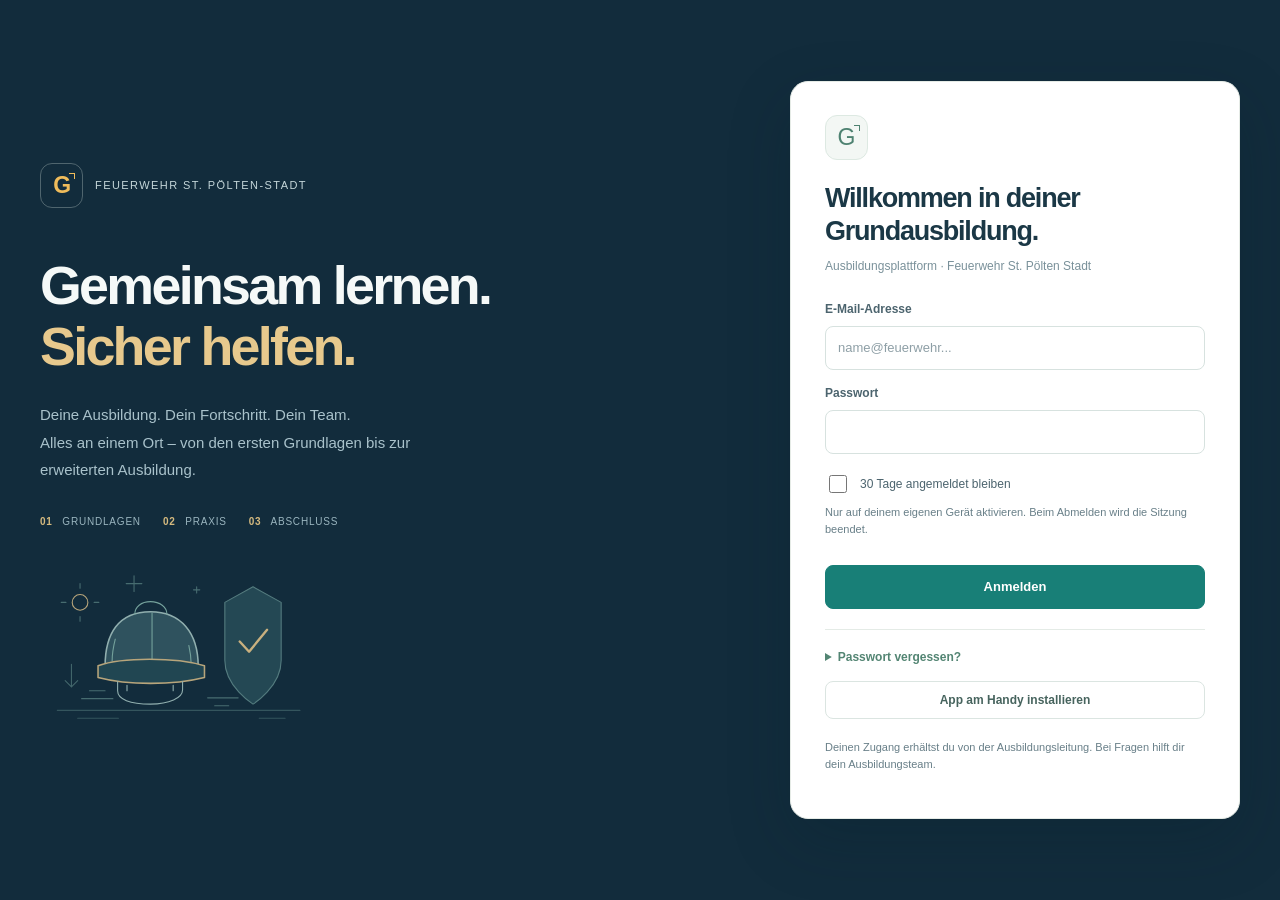
<file: index.html>
<!doctype html>
<html lang="de"><head><meta charset="utf-8"><meta name="viewport" content="width=device-width,initial-scale=1">
<meta name="theme-color" content="#122c3c"><meta name="apple-mobile-web-app-capable" content="yes"><meta name="apple-mobile-web-app-title" content="Grundausbildung"><link rel="manifest" href="./manifest.webmanifest"><link rel="icon" type="image/png" href="./feuerwehrauto-safe-v2-192.png"><link rel="apple-touch-icon" href="./feuerwehrauto-safe-v2-192.png"><title>Grundausbildung | Feuerwehr</title>
<style>
:root{--navy:#10283f;--navy2:#193a59;--blue:#175eae;--bg:#f3f6f9;--card:#fff;--text:#193047;--muted:#6b7e90;--line:#dee6ef;--green:#187348;--red:#a33b39;--orange:#ae6d14}
*{box-sizing:border-box}body{margin:0;background:var(--bg);font-family:system-ui,-apple-system,Segoe UI,Roboto,Arial,sans-serif;color:var(--text)}button,input,select,textarea{font:inherit}button{cursor:pointer}a{color:var(--blue);word-break:break-word}.hidden{display:none!important}
.login-wrap{min-height:100vh;display:grid;place-items:center;padding:20px;background:linear-gradient(145deg,#0c243a,#24577f)}.login-card{max-width:430px;width:100%;background:white;border-radius:20px;box-shadow:0 14px 45px #07172955;padding:30px}.logo{width:52px;height:52px;background:#e7f1fd;color:#135c9c;border-radius:16px;display:grid;place-items:center;font-size:28px;margin-bottom:14px}.login-card h1{margin:0 0 6px;font-size:26px}.sub{color:var(--muted);font-size:14px;margin:0 0 20px}
label{display:block;font-size:13px;font-weight:700;margin:12px 0 6px;color:#3c536b}input:not([type=checkbox]),select,textarea{background:white;width:100%;border:1px solid #cbd6e1;border-radius:9px;padding:11px 12px;color:var(--text)}textarea{min-height:90px;resize:vertical}input:focus,select:focus,textarea:focus{outline:2px solid #a8cff4;border-color:#2b77c7}.primary,.secondary,.smallbtn{border:none;border-radius:10px;padding:11px 15px;font-weight:700}.primary{background:var(--blue);color:white}.primary:hover{background:#114d91}.secondary{background:#eaf0f6;color:var(--navy)}.smallbtn{background:#edf3f9;color:#1b5a95;font-size:12px;padding:7px 11px}.full{width:100%}.error{background:#ffefef;color:#9c1e29;padding:11px;border-radius:10px;margin:10px 0}.success{background:#eaf7ee;color:#136239;padding:11px;border-radius:10px;margin:10px 0}.muted{color:var(--muted)}.small{font-size:12px}.layout{display:grid;grid-template-columns:254px 1fr;min-height:100vh}.sidebar{background:var(--navy);padding:25px 16px;color:white;position:sticky;top:0;height:100vh;overflow:auto}.brand{font-weight:800;font-size:20px;line-height:1.12;padding:8px 11px 21px}.brand small{display:block;color:#a8c5dc;font-weight:500;font-size:12px;margin-top:7px}.menu{display:flex;flex-direction:column;gap:4px}.menu button{width:100%;border:0;background:transparent;color:#d6e4f0;text-align:left;padding:12px 13px;border-radius:10px;font-weight:600}.menu button.active,.menu button:hover{background:#2d5374;color:white}.sidebar-user{margin-top:25px;border-top:1px solid #486074;padding:15px 10px;font-size:12px;color:#e1edf7}.sidebar-user strong{display:block;margin-bottom:5px;font-size:14px}.sidebar-user button{margin-top:12px;color:white;background:none;border:1px solid #6a8195;border-radius:8px;padding:7px 12px}
.main{min-width:0;padding:26px 34px;max-width:1500px;width:100%;margin:auto}.top{display:flex;align-items:center;justify-content:space-between;gap:10px;margin-bottom:22px}.top h1{font-size:29px;margin:0}.top p{color:var(--muted);margin:6px 0 0}.cards{display:grid;grid-template-columns:repeat(auto-fit,minmax(195px,1fr));gap:14px;margin-bottom:18px}.metric{background:white;border:1px solid var(--line);border-radius:15px;padding:19px}.metric .n{font-size:31px;font-weight:850}.metric .k{font-size:13px;color:var(--muted);margin-top:5px}.panel{background:var(--card);border-radius:16px;border:1px solid var(--line);padding:21px;margin:15px 0;overflow:hidden}.panel h2{margin:0 0 13px;font-size:18px}.panel h3{font-size:15px;margin:14px 0 7px}.panel p{line-height:1.5}.row{display:flex;align-items:center;gap:12px;flex-wrap:wrap}.between{justify-content:space-between}.grid{display:grid;grid-template-columns:repeat(2,minmax(0,1fr));gap:10px 16px}.grid .wide{grid-column:1/-1}.tag{display:inline-block;border-radius:999px;background:#edf2f8;color:#46617b;padding:5px 10px;font-size:12px;font-weight:700}.tag.ok{background:#e5f5ec;color:#167045}.tag.warn{background:#fff3de;color:#976211}.tag.bad{background:#fbeaea;color:#a74045}.tag.blue{background:#e8f0fc;color:#285fa2}.items{display:flex;flex-direction:column;gap:10px}.item{border:1px solid var(--line);padding:13px;border-radius:12px;background:white}.item b{display:block}.item .detail{color:var(--muted);font-size:13px;margin-top:4px}.tablewrap{overflow:auto}table{border-collapse:collapse;width:100%;font-size:13px}th{text-align:left;background:#f0f4f8;color:#4a5e72}td,th{padding:11px;border-bottom:1px solid var(--line);vertical-align:top}td:last-child{min-width:100px}.inline-check{display:flex;align-items:center;gap:10px;margin:8px 0;font-size:14px}.inline-check input{width:18px;height:18px}.btnline{display:flex;gap:8px;flex-wrap:wrap;margin-top:12px}.notice{background:#eef5fd;border-left:3px solid #4685c7;border-radius:8px;padding:12px;color:#345473;font-size:13px}.pillcount{background:#cf4949;border-radius:999px;color:white;padding:2px 7px;font-size:11px}.url-list{padding-left:18px;margin:8px 0}.divider{border:0;border-top:1px solid var(--line);margin:18px 0}.msg{white-space:pre-wrap;overflow-wrap:anywhere}
.message-expand{display:block}.message-expand summary{list-style:none;cursor:pointer;outline-offset:5px}
.message-expand summary::-webkit-details-marker{display:none}
.message-expand summary:after{content:'Nachricht vollständig lesen ▾';display:block;color:var(--blue);font-weight:700;font-size:12px;margin-top:8px}
.message-expand[open] summary:after{content:'Nachricht schließen ▴'}
.message-expand[open]{border-color:#70a3db;box-shadow:0 0 0 1px #70a3db33}
.message-expand .msg{padding:10px 0 3px;line-height:1.65;max-height:none}
.push-result{white-space:pre-wrap;overflow-wrap:anywhere;margin:12px 0;padding:12px;border:1px solid var(--line);background:#f0f5fa;border-radius:10px;font-size:14px}
.push-result.bad{border-color:#efbbbb;background:#fff0f0;color:#982d31}.toast{position:fixed;right:16px;bottom:18px;z-index:3;padding:12px 15px;background:#143e63;color:white;border-radius:10px;box-shadow:0 6px 30px #10203044;max-width:370px}.toast.err{background:#a43d44}.mobilebar{display:none}
@media(max-width:840px){.layout{display:block}.sidebar{height:auto;position:relative;padding:8px 12px}.brand{font-size:18px;padding-bottom:9px}.menu{flex-direction:row;overflow:auto;padding-bottom:4px}.menu button{width:auto;white-space:nowrap;font-size:13px;padding:10px}.sidebar-user{display:none}.main{padding:18px 13px}.top h1{font-size:24px}.grid{grid-template-columns:1fr}.grid .wide{grid-column:auto}.panel{padding:16px}.mobilebar{display:flex;justify-content:space-between;align-items:center;padding:10px}.brand small{font-size:11px}}

.ga-term-card{background:#fff;border:1px solid #e0e8f0;border-radius:13px;padding:17px}.ga-term-card b{font-size:17px}.ga-term-card p{margin:7px 0}.ga-term-card .ga-readable{font-size:14px;line-height:1.65}
.ga-quiz-config{border:1px solid #dce5ee;border-radius:14px;padding:18px;background:#f7fafd;margin:18px 0}.q-editor-item{padding:18px;border:1px solid #dce5ee;border-radius:14px;margin:13px 0;background:#fff}.q-editor-item>label{margin-top:11px}.ga-q-card{border:1px solid #dce5ee;border-radius:14px;margin:15px 0;padding:19px;background:#fff}.ga-q-card h3{font-size:18px;line-height:1.5}.q-answer{display:flex;gap:12px;align-items:center;border:1px solid #e1e8f1;padding:12px;border-radius:10px;cursor:pointer;font-weight:500}.q-answer input{width:18px;height:18px}.ga-quiz-exam{max-width:880px}.ga-q-result{border:1px solid #b9d9c9;background:#f3fbf7;border-radius:16px;padding:23px;margin:12px 0}.ga-q-result strong{font-size:33px;color:#187348}.ga-quiz-teaser{border-left:4px solid #316db7}
/* Grundausbildung – Freigabecenter und Teilnehmer-Cockpit */
.ga-eyebrow{font-size:11px;font-weight:800;letter-spacing:.12em;text-transform:uppercase;color:#4d8dcc;margin:0 0 10px}
.ga-review-banner{background:linear-gradient(115deg,#10283f,#1c5d8d);color:#fff;border-radius:20px;padding:25px;margin-bottom:15px;display:flex;align-items:center;justify-content:space-between;gap:16px}
.ga-review-banner .ga-eyebrow{color:#bfe2ff}.ga-review-banner h2{font-size:25px;margin:0 0 6px}.ga-review-banner p{margin:0;color:#d4e5f5}.ga-review-banner>strong{white-space:nowrap;background:#ffffff21;padding:10px 15px;border-radius:12px}
.ga-project-list{display:grid;gap:13px}
.ga-project-card{border:1px solid #dbe5ee;border-radius:15px;background:#fcfdff;padding:17px}
.ga-project-card>b,.ga-project-card .row b{font-size:17px}.ga-project-card .detail{color:var(--muted);font-size:13px;margin-top:5px}.ga-project-card .btnline{margin-top:13px}
.ga-review-note{border-left:3px solid #d38f3a;background:#fff8ec;padding:11px 13px;border-radius:9px;margin:14px 0}.ga-review-note b{font-size:13px}.ga-review-note .msg{margin-top:6px}
.ga-mini-preview{margin-top:14px;border-top:1px solid var(--line);padding-top:12px}.ga-mini-preview summary{color:var(--blue);font-weight:750;cursor:pointer}.ga-mini-preview h4{margin:13px 0 5px}.ga-mini-preview .msg{font-size:14px;line-height:1.6}
.ga-review-panel .row h2{font-size:27px;margin:0 0 7px}.ga-review-panel .row p{margin:0}.ga-review-grid{display:grid;grid-template-columns:1fr 1fr;gap:16px;margin:24px 0}
.ga-review-block{border:1px solid var(--line);background:#f8fbff;border-radius:14px;padding:19px;min-width:0}.ga-review-block h3{margin:0 0 12px;font-size:17px}.ga-review-wide{grid-column:1/-1}
.ga-readable{font-size:15px;line-height:1.8;color:#233c53}.ga-document-list{line-height:2}.ga-document-list a{font-weight:650}
.ga-review-form{border-top:1px solid var(--line);padding-top:20px}.ga-review-form textarea{min-height:125px;line-height:1.55}.ga-confirm{background:#f0f6fc;border-radius:11px;padding:12px 14px;font-weight:650}
.ga-member-hero{background:linear-gradient(115deg,#10283f,#1d567f);color:white;border-radius:20px;padding:27px;display:grid;grid-template-columns:1.6fr 1fr;align-items:center;gap:25px}
.ga-member-hero .ga-eyebrow{color:#b4dcff}.ga-member-hero h2{font-size:31px;margin:0 0 8px}.ga-member-hero p{margin:0 0 15px;color:#e0edf8;max-width:540px;line-height:1.55}.ga-stage{font-size:13px;color:#dbecfa}.ga-stage b{color:white}
.ga-progress-card{background:#ffffff19;border:1px solid #ffffff35;border-radius:16px;padding:18px}.ga-progress-card .row{margin-bottom:16px}.ga-progress-card strong{font-size:22px}.ga-progress-track{height:11px;background:#ffffff42;border-radius:99px;overflow:hidden;margin-bottom:10px}.ga-progress-track span{display:block;height:100%;background:#7bd7ab;border-radius:99px}.ga-progress-card .small{color:#e3f0ff}
.ga-member-stats{display:grid;grid-template-columns:repeat(3,minmax(0,1fr));gap:12px;margin:14px 0 20px}.ga-member-stat{background:white;border:1px solid var(--line);border-radius:15px;padding:18px;display:flex;flex-direction:column;gap:6px}.ga-member-stat span{font-size:13px;color:var(--muted)}.ga-member-stat strong{font-size:30px;color:var(--navy)}.ga-member-stat small{color:var(--muted)}
.ga-next-course{display:grid;grid-template-columns:175px 1fr;gap:22px;align-items:center;padding:13px 0}.ga-next-date{background:#e8f2fb;color:#15538b;padding:14px;border-radius:13px;font-weight:800;text-align:center}.ga-next-course h3{font-size:19px;margin:0 0 5px}.ga-next-course p{margin:0}
.ga-empty{padding:20px;border:1px dashed #bdccda;border-radius:12px;color:var(--muted);background:#f8fafc}
.ga-qualification-grid{display:grid;grid-template-columns:1fr 1fr;gap:18px;margin:18px 0}.ga-qualification-grid>div{background:#f9fbfd;border:1px solid var(--line);padding:15px;border-radius:13px}.ga-qualification-grid>div>b{display:block;margin-bottom:12px;color:var(--navy)}
.ga-course-row{display:flex;align-items:center;gap:13px;padding:12px 2px;border-bottom:1px solid #e4eaf1;min-width:0}.ga-course-row:last-child{border-bottom:0}.ga-course-row>span:nth-child(2){flex:1;overflow-wrap:anywhere}.ga-course-row>div:first-child{flex:1;min-width:0}.ga-course-row b{font-size:14px}.ga-course-dot{width:30px;height:30px;border-radius:10px;background:#e3effb;color:#1b629a;display:grid;place-items:center;font-size:12px;font-weight:800;flex:0 0 auto}.ga-status-line{display:flex;flex-wrap:wrap;gap:8px}
.ga-member-folds{display:flex;flex-direction:column;gap:12px;margin:15px 0}.ga-member-fold{background:white;border:1px solid var(--line);border-radius:15px;overflow:hidden}.ga-member-fold>summary{list-style:none;cursor:pointer;padding:18px 20px;display:flex;align-items:center;justify-content:space-between;gap:10px;font-weight:800}.ga-member-fold>summary::-webkit-details-marker{display:none}.ga-member-fold>summary:after{content:"⌄";order:2;color:#6b7e90;font-size:21px}.ga-member-fold[open]>summary:after{content:"⌃"}.ga-member-fold[open]>summary{border-bottom:1px solid var(--line)}.ga-fold-body{padding:14px 20px 20px}.ga-fold-body>.panel{box-shadow:none;border-color:#dce5ef}
@media(max-width:840px){.ga-review-grid,.ga-member-hero,.ga-qualification-grid{grid-template-columns:1fr}.ga-review-banner{align-items:flex-start}.ga-review-banner h2{font-size:22px}.ga-member-hero{padding:21px}.ga-member-hero h2{font-size:26px}.ga-member-stats{grid-template-columns:repeat(3,minmax(0,1fr));gap:7px}.ga-member-stat{padding:11px}.ga-member-stat strong{font-size:24px}.ga-member-stat span,.ga-member-stat small{font-size:11px}.ga-next-course{grid-template-columns:1fr;gap:9px}.ga-next-date{text-align:left}.ga-review-panel .row h2{font-size:22px}}
@media(max-width:420px){.ga-member-stats{grid-template-columns:1fr}.ga-review-banner{flex-direction:column}.ga-member-fold>summary{padding:15px}.ga-fold-body{padding:12px}}

/* Persönlicher Startbereich für Ausbilder. */
.ga-trainer-home{max-width:1200px;margin:0 auto}.ga-trainer-hero{position:relative;overflow:hidden;display:flex;justify-content:space-between;align-items:center;gap:22px;padding:30px 32px;border-radius:21px;background:linear-gradient(115deg,#10283f 2%,#194a70 70%,#24638a);color:#fff;box-shadow:0 12px 30px #153c5c1c}
.ga-trainer-hero:before{content:"";position:absolute;left:0;top:26px;bottom:26px;width:5px;border-radius:0 8px 8px 0;background:#df5960}.ga-trainer-eyebrow{margin:0 0 11px;color:#c2e0f6;font-size:11px;font-weight:800;letter-spacing:.12em}.ga-trainer-hero h2{margin:0 0 8px;font-size:clamp(26px,3.5vw,36px);line-height:1.15}.ga-trainer-hero p:not(.ga-trainer-eyebrow){max-width:570px;margin:0;color:#dcebf7;line-height:1.55}.ga-trainer-hero-mark{display:grid;place-items:center;flex:none;width:82px;height:82px;border:1px solid #ffffff35;border-radius:23px;background:#ffffff17;font-size:40px}.ga-trainer-hero-button{display:inline-flex;align-items:center;gap:15px;margin-top:20px;padding:11px 15px;border:0;border-radius:10px;background:#fff;color:#173d5d;font-weight:800}.ga-trainer-hero-button:hover{background:#eaf4fc}
.ga-trainer-stats{display:grid;grid-template-columns:repeat(3,minmax(0,1fr));gap:12px;margin:15px 0 20px}.ga-trainer-stat{min-width:0;padding:17px 19px;border:1px solid #dce6ef;border-radius:15px;background:#fff;display:flex;flex-direction:column;gap:5px}.ga-trainer-stat strong{font-size:29px;line-height:1;color:#173851}.ga-trainer-stat span{font-size:13px;font-weight:800;line-height:1.35}.ga-trainer-stat small{color:#647b8e;font-size:11px;line-height:1.4}
.ga-trainer-panel{min-width:0;padding:21px;margin:15px 0;border:1px solid #dce6ef;border-radius:17px;background:#fff;box-shadow:0 4px 15px #18344b08}.ga-trainer-panel-head{display:flex;align-items:flex-start;justify-content:space-between;gap:12px;margin-bottom:15px}.ga-trainer-panel-head h2{margin:0;font-size:20px;line-height:1.25;color:#17344d}.ga-trainer-panel-head p:not(.ga-trainer-kicker){margin:5px 0 0;color:#647b8e;font-size:13px;line-height:1.45}.ga-trainer-kicker{margin:0 0 6px;color:#3473a8;font-size:10px;font-weight:850;letter-spacing:.12em}.ga-trainer-panel-head button{flex:none;white-space:nowrap}
.ga-trainer-shortcuts{display:grid;grid-template-columns:repeat(auto-fit,minmax(230px,1fr));gap:10px}.ga-trainer-shortcut{display:flex;align-items:center;gap:12px;min-width:0;padding:14px;border:1px solid #dce9f3;border-radius:13px;background:#f7fbff;color:#173c59;text-align:left}.ga-trainer-shortcut:hover{background:#eaf4fc;border-color:#a7cce6}.ga-trainer-shortcut>span:nth-child(2){flex:1;min-width:0}.ga-trainer-shortcut strong,.ga-trainer-shortcut small{display:block}.ga-trainer-shortcut strong{font-size:14px;line-height:1.3}.ga-trainer-shortcut small{margin-top:4px;font-size:12px;line-height:1.4;color:#617b90}.ga-trainer-shortcut-icon{display:grid;place-items:center;width:39px;height:39px;flex:none;border-radius:11px;background:#e7f2fc;font-size:19px}.ga-trainer-arrow{color:#6f91aa;font-size:24px;line-height:1}.ga-trainer-shortcut:focus-visible,.ga-trainer-hero-button:focus-visible{outline:3px solid #75b5ec;outline-offset:2px}
.ga-trainer-appointment{display:flex;align-items:center;gap:13px;padding:14px 0;border-top:1px solid #e5edf3}.ga-trainer-appointment-main{flex:1;min-width:0}.ga-trainer-appointment h3{margin:3px 0 4px;color:#1a3850;font-size:16px;overflow-wrap:anywhere}.ga-trainer-calendar{display:grid;place-items:center;width:43px;height:43px;flex:none;border-radius:12px;background:#eaf4fc;font-size:21px}.ga-trainer-when{margin:0;color:#246494;font-size:12px;font-weight:800}.ga-trainer-detail{margin:0;color:#6a8194;font-size:12px;line-height:1.45}.ga-trainer-badge{display:inline-block;margin-top:7px;padding:4px 8px;border-radius:999px;background:#e9f4ed;color:#27623f;font-size:11px;font-weight:700}.ga-trainer-appointment>button{flex:none}.ga-trainer-columns{display:grid;grid-template-columns:repeat(2,minmax(0,1fr));gap:15px}.ga-trainer-columns>.ga-trainer-panel{margin:0}.ga-trainer-columns>.ga-trainer-panel:last-child:nth-child(odd){grid-column:1/-1}
.ga-trainer-module,.ga-trainer-notice,.ga-trainer-project{display:flex;gap:10px;align-items:flex-start;padding:12px 0;border-top:1px solid #e5edf3}.ga-trainer-module strong,.ga-trainer-module small,.ga-trainer-notice strong,.ga-trainer-notice small{display:block}.ga-trainer-module strong,.ga-trainer-notice strong,.ga-trainer-project strong{font-size:14px;line-height:1.4;overflow-wrap:anywhere}.ga-trainer-module small,.ga-trainer-notice small,.ga-trainer-project span{margin-top:4px;color:#687f92;font-size:12px}.ga-trainer-module p{margin:6px 0 0;color:#536e83;font-size:12px;line-height:1.45;overflow-wrap:anywhere}.ga-trainer-notice-dot{width:8px;height:8px;margin-top:6px;flex:none;border-radius:50%;background:#cf5155}.ga-trainer-project{justify-content:space-between;flex-wrap:wrap}.ga-trainer-project span{white-space:nowrap}.ga-trainer-review{padding:10px 12px;border-radius:10px;background:#fff6e7;color:#78511d;font-size:13px}.ga-trainer-empty{margin:0;padding:16px;border:1px dashed #c9d8e4;border-radius:12px;background:#f9fbfd;color:#647b8e;font-size:13px;line-height:1.5}.ga-trainer-footnote{margin:10px 0 0;color:#687f92;font-size:12px;line-height:1.45}
@media(max-width:680px){.ga-trainer-hero{padding:23px 21px}.ga-trainer-hero-mark{width:55px;height:55px;border-radius:16px;font-size:28px}.ga-trainer-stats{grid-template-columns:repeat(2,minmax(0,1fr));gap:8px}.ga-trainer-stat:last-child{grid-column:1/-1}.ga-trainer-stat{padding:14px}.ga-trainer-stat strong{font-size:25px}.ga-trainer-panel{padding:17px}.ga-trainer-columns{grid-template-columns:1fr;gap:12px}.ga-trainer-columns>.ga-trainer-panel:last-child:nth-child(odd){grid-column:auto}.ga-trainer-shortcuts{grid-template-columns:1fr}.ga-trainer-appointment{flex-wrap:wrap}.ga-trainer-appointment>button{margin-left:55px}}
@media(max-width:380px){.ga-trainer-hero-mark{display:none}.ga-trainer-panel-head{align-items:flex-start}.ga-trainer-panel-head h2{font-size:18px}.ga-trainer-appointment>button{margin-left:0}}
.ga-home-stats{grid-template-columns:repeat(4,minmax(0,1fr))}.ga-home-stats .ga-trainer-stat:last-child{grid-column:auto}
.ga-home-more{margin-top:14px}.ga-home-more summary{width:max-content;max-width:100%;padding:8px 0;color:#246494;font-size:13px;font-weight:750;cursor:pointer}.ga-home-more[open] .ga-trainer-shortcuts{margin-top:10px}
.ga-home-tasks{display:grid;gap:8px}.ga-home-task{width:100%;display:flex;align-items:center;gap:11px;text-align:left;padding:10px 11px;border:1px solid #e2eaf1;border-radius:11px;background:#f9fbfd;color:#173c59}.ga-home-task:hover{background:#edf6fd;border-color:#b7d7ed}.ga-home-task>span:nth-child(2){flex:1;min-width:0}.ga-home-task strong,.ga-home-task small{display:block}.ga-home-task strong{font-size:13px}.ga-home-task small{margin-top:3px;color:#647b8e;font-size:12px;line-height:1.4}.ga-home-task>span:last-child{font-size:22px;color:#6f91aa}.ga-home-task-count{display:grid;place-items:center;flex:none;min-width:37px;height:37px;border-radius:10px;background:#e9f3fa;color:#285b7b;font-weight:800}.ga-home-task-count.has-items{background:#fff1d8;color:#936015}.ga-home-person-icon{display:grid;place-items:center;width:37px;height:37px;flex:none;border-radius:10px;background:#eaf4fc;font-size:18px}.ga-home-task:focus-visible,.ga-home-more summary:focus-visible{outline:3px solid #75b5ec;outline-offset:2px}
@media(max-width:900px){.ga-home-stats{grid-template-columns:repeat(2,minmax(0,1fr))}}
@media(max-width:460px){.ga-lead-home .ga-trainer-hero-mark{display:none}}
</style><link rel="stylesheet" href="./admin-ui.css?v=berichtdetails-1"><link rel="stylesheet" href="./platform-theme.css?v=1.13.17-mobile-1"></head><body>
<div id="login" class="login-wrap"><section class="ga-login-intro" aria-label="Feuerwehr St. Pölten-Stadt"><div class="ga-login-brand"><span class="ga-brand-symbol" aria-hidden="true">G</span><span>FEUERWEHR ST. PÖLTEN-STADT</span></div><h2>Gemeinsam lernen.<br><span>Sicher helfen.</span></h2><p>Deine Ausbildung. Dein Fortschritt. Dein Team.<br>Alles an einem Ort – von den ersten Grundlagen bis zur erweiterten Ausbildung.</p><div class="ga-login-steps"><span><b>01</b> Grundlagen</span><span><b>02</b> Praxis</span><span><b>03</b> Abschluss</span></div><div class="ga-login-illustration" aria-hidden="true"></div></section><div class="login-card"><div class="logo" aria-hidden="true">G</div><h1>Willkommen in deiner Grundausbildung.</h1><p class="sub">Ausbildungsplattform · Feuerwehr St. Pölten Stadt</p><form id="loginForm"><label>E-Mail-Adresse</label><input type="email" name="email" autocomplete="username" required placeholder="name@feuerwehr..."><label>Passwort</label><input type="password" name="password" autocomplete="current-password" required><div id="loginError" class="hidden error"></div><label class="inline-check ga-stay-logged"><input type="checkbox" name="remember" value="JA"> 30 Tage angemeldet bleiben</label><p class="small muted" style="margin:6px 0 11px">Nur auf deinem eigenen Gerät aktivieren. Beim Abmelden wird die Sitzung beendet.</p><button class="primary full" style="margin-top:8px" type="submit">Anmelden</button></form>
<details class="ga-forgot-panel"><summary>Passwort vergessen?</summary><form id="gaForgotForm"><label>E-Mail-Adresse deines Zugangs</label><input type="email" name="email" autocomplete="username" required placeholder="name@feuerwehr..."><div class="small muted" id="gaForgotResult" role="status"></div><button type="submit" class="secondary full">Reset-Link anfordern</button></form></details>
<div id="invitePanel" class="hidden">
  <div class="notice">Persönlicher Einladungslink</div>
  <p id="inviteDescription" class="small muted">Einladung wird geprüft …</p>
  <form id="inviteForm">
    <label>Eigenes Passwort festlegen</label><input type="password" id="newPassword" required minlength="12" maxlength="256" autocomplete="new-password" placeholder="Mindestens 12 Zeichen">
    <label>Passwort wiederholen</label><input type="password" id="confirmPassword" required minlength="12" maxlength="256" autocomplete="new-password">
    <div id="inviteError" class="error hidden"></div>
    <button class="primary full" style="margin-top:18px" type="submit">Passwort festlegen und Zugang aktivieren</button>
  </form>
</div>
<button class="secondary full" style="margin-top:14px" id="installApp" type="button">App am Handy installieren</button>
<div id="backendInfo" class="small muted" style="margin-top:13px"></div>
<p class="small muted" style="margin-top:20px">Deinen Zugang erhältst du von der Ausbildungsleitung. Bei Fragen hilft dir dein Ausbildungsteam.</p></div></div>
<div id="app" class="layout hidden"><div id="gaBackdrop" class="ga-nav-backdrop"></div><aside class="sidebar"><div class="brand"><span class="ga-brand-symbol" aria-hidden="true">G</span><span class="ga-brand-copy"><strong>GRUNDAUSBILDUNG</strong><small>FEUERWEHR ST. PÖLTEN-STADT</small><span class="ga-brand-version">Ausbildungsplattform · V1.13.17</span></span></div><nav id="nav" class="menu"></nav><div class="sidebar-user"><strong id="userName"></strong><span id="userRole"></span><br><button id="logout">Abmelden</button></div></aside><main class="main"><header class="top"><button type="button" class="ga-sidebar-toggle" id="gaOpenMenu">☰ Menü</button><div><h1 id="pageTitle">Übersicht</h1><p id="pageSubtitle">Kurse, Turnusse und Fortschritt</p></div><div class="row"><button id="gaTrainerButton" type="button" class="secondary hidden">Ausbildungsbereich wechseln</button><button id="gaViewButton" type="button" class="secondary hidden">👁 Ansicht wechseln</button><button id="refresh" class="secondary" aria-label="Ansicht aktualisieren" title="Ansicht aktualisieren">↻ Aktualisieren</button><button id="installAppTop" class="secondary">App installieren</button><button id="mobileLogout" class="secondary" style="display:none">Abmelden</button></div></header><section id="gaViewChooser" class="panel hidden"><h2>Ansicht wechseln</h2><p>Sieh dir die App eines aktiven Kontos an. Diese Vorschau ist schreibgeschützt.</p><label>Konto und Rolle<select id="gaViewAccount"><option value="">Konto auswählen</option></select></label><div class="btnline"><button id="gaViewPreview" type="button" class="primary">Vorschau öffnen</button><button id="gaViewAdvanced" type="button" class="secondary">Erweiterte Ausbildung verwalten</button><button id="gaViewCancel" type="button" class="secondary">Schließen</button></div><p class="small muted">In der Verwaltung der erweiterten Ausbildung arbeitest du weiterhin als Administrator; Änderungen werden gespeichert.</p></section><div id="gaViewBanner" class="notice hidden"></div><div id="content"></div><footer class="ga-page-footer"><span>Feuerwehr St. Pölten-Stadt</span><span>Ausbildung. Praxis. Verantwortung.</span></footer></main></div><section id="gaTrainerChooser" class="hidden" role="dialog" aria-modal="true" aria-labelledby="gaTrainerTitle" style="position:fixed;inset:0;z-index:1000;background:rgba(16,40,59,.72);display:grid;place-items:center;padding:20px;overflow:auto"><div class="panel" style="width:min(560px,100%);max-height:90vh;overflow:auto"><p class="ga-trainer-kicker">DEIN AUSBILDUNGSBEREICH</p><h2 id="gaTrainerTitle">Wo möchtest du ausbilden?</h2><p>Wähle den Bereich für deine heutige Ausbildung. Du kannst später jederzeit wechseln.</p><div id="gaTrainerChoices" class="ga-trainer-shortcuts"></div><div class="btnline"><button id="gaTrainerCancel" type="button" class="secondary hidden">Abbrechen</button><button type="button" class="secondary" onclick="logout()">Abmelden</button></div></div></section><div id="toast" class="toast hidden"></div>
<script src="./config.js"></script>
<script>
'use strict';
let TOKEN='',STATE=null,VIEW='overview',FORM='',EDIT=null,TERM=null,ATT={},inviteToken='';
let GA_MANUAL_LOGIN_PENDING=false;
let GA_TRAINER_AREA='';
let GA_ADMIN_ADV_VIEW=false,GA_ROLE_PREVIEW='',GA_ADMIN_USERS=[],GA_VIEW_BUSY=false;
let GA_GAB_NOTICE_PREVIEW=null,GA_GAB_NOTICE_BUSY=false;
const GA_LOGIN_STORAGE_KEY='ga_session_30d_v1';
let REPORT_FILTER={category:'',status:''},REVIEW_FILTER={course:'',score:''};
let PUSH_FEEDBACK='',PUSH_FEEDBACK_ERROR=false;
let GA_PUSH_ONBOARD_VISITS=0,GA_PUSH_ONBOARD_DISMISSED=false;
function gaCountAppVisit(){
 if(!STATE?.user?.ID)return;
 const key='ga_push_visit_v1_'+STATE.user.ID;
 try{
  GA_PUSH_ONBOARD_VISITS=Math.min(99,Math.max(0,Number(localStorage.getItem(key))||0)+1);
  localStorage.setItem(key,String(GA_PUSH_ONBOARD_VISITS));
 }catch(_){GA_PUSH_ONBOARD_VISITS=0;}
 GA_PUSH_ONBOARD_DISMISSED=false;
}
function gaPushOnboardingBanner(){
 if(GA_ROLE_PREVIEW||STATE?.user?.Rolle!=='Teilnehmer'||GA_PUSH_ONBOARD_VISITS<2||
  GA_PUSH_ONBOARD_DISMISSED||Number(STATE.pushGeraeteAnzahl||0)>0)return '';
 const supported='serviceWorker' in navigator&&'PushManager' in window&&'Notification' in window;
 const denied=supported&&Notification.permission==='denied';
 return '<section class="panel ga-push-onboard"><div class="row between"><div>'+
  '<h2>🔔 Push-Benachrichtigungen aktivieren</h2>'+
  '<p>Damit du Kurserinnerungen sowie Hinweise zu Pflichtquiz und freiwilligem Quiz erhältst, aktiviere Push auf deinem Handy.</p>'+
  (denied?'<p class="small muted">Push ist in den Geräte- oder Browsereinstellungen blockiert. Dort bitte zuerst wieder freigeben.</p>':
   !supported?'<p class="small muted">Auf iPhones muss die App zum Home-Bildschirm hinzugefügt und von dort geöffnet werden.</p>':'')+
  '</div><div class="btnline"><button class="primary" type="button" data-push-enable="1" '+(!supported||denied?'disabled':'')+'>Push jetzt aktivieren</button>'+
  '<button class="secondary" type="button" data-push-remind-later="1">Später</button></div></div></section>';
}
let PROJECT_REVIEW_ID='';
let NOTICE_FOCUS=(new URLSearchParams(location.search).get('notification')||'').slice(0,90);
if(!/^[a-f0-9-]{8,90}$/i.test(NOTICE_FOCUS))NOTICE_FOCUS='';
const $=id=>document.getElementById(id);
const h=s=>String(s===null||s===undefined?'':s).replace(/[&<>"']/g,c=>({'&':'&amp;','<':'&lt;','>':'&gt;','"':'&quot;',"'":'&#39;'}[c]));
const by=(arr,id)=>(arr||[]).find(x=>x.ID===id);
const dt=v=>h(String(v||'').replace('T',' '));
const gaShortDate=v=>/^\d{4}-\d{2}-\d{2}$/.test(String(v||''))?String(v).split('-').reverse().join('.'):String(v||'');
// Termine aus Google Sheets können ein Leerzeichen statt "T" enthalten.
// Mit lokaler Uhrzeit vergleichen und geplante Termine bis zu ihrem Ende anzeigen.
function gaTrainingTimestamp(value){
 const s=String(value||'').trim().replace(' ','T');
 const match=/^(\d{4})-(\d{2})-(\d{2})T(\d{2}):(\d{2})(?::(\d{2}))?$/.exec(s);
 if(!match)return NaN;
 const year=Number(match[1]),month=Number(match[2]),day=Number(match[3]),hour=Number(match[4]),minute=Number(match[5]),second=Number(match[6]||0);
 const date=new Date(year,month-1,day,hour,minute,second);
 if(date.getFullYear()!==year||date.getMonth()!==month-1||date.getDate()!==day||
  date.getHours()!==hour||date.getMinutes()!==minute||date.getSeconds()!==second)return NaN;
 return date.getTime();
}
function gaTrainingUpcoming(term,now=Date.now()){
 if(term.Status!=='Geplant')return false;
 const start=gaTrainingTimestamp(term.Beginn),end=gaTrainingTimestamp(term.Ende);
 return Number.isFinite(start)&&(Number.isFinite(end)&&end>=start?end:start)>=now;
}

const name=m=>m?(m.Vorname+' '+m.Nachname):'–';
const arr=x=>Array.isArray(x)?x:[];
const option=(items,label,empty='Bitte auswählen')=>'<option value="">'+h(empty)+'</option>'+items.map(x=>'<option value="'+h(x.ID)+'">'+h(label(x))+'</option>').join('');
const f=(name,value='')=>'<input name="'+h(name)+'" value="'+h(value)+'">';
const safeLinks=s=>String(s||'').split(/\n/).map(x=>x.trim()).filter(x=>/^https:\/\//i.test(x)).map(x=>'<li><a target="_blank" rel="noopener noreferrer" href="'+h(x)+'">'+h(x)+'</a></li>').join('');
const status=s=>'<span class="tag '+(s==='Erledigt'||s==='Durchgeführt'?'ok':s==='Nicht erforderlich'?'blue':s==='Offen'?'warn':'')+'">'+h(s||'Offen')+'</span>';

/* GitHub Pages (Oberfläche) → Cloudflare Worker → Apps Script (Datenbank). */
if(!window.GA_API_URL){
  $('backendInfo').textContent='Die App wird eingerichtet. Der Administrator muss noch die Verbindung zum Backend in config.js hinterlegen.';
}
async function rpc(fn,...args){
  const url=String(window.GA_API_URL||'');
  if(!/^https:\/\/[a-z0-9.-]+(?:\/[\w./-]*)?$/i.test(url))
    throw new Error('Die Verbindung zum Backend ist noch nicht konfiguriert. Bitte Administrator kontaktieren.');
  const controller=new AbortController();
  const timer=setTimeout(()=>controller.abort(),50000);
  try{
    const response=await fetch(url,{
      method:'POST',mode:'cors',cache:'no-store',
      headers:{'Content-Type':'application/json'},
      body:JSON.stringify({method:fn,args}),
      signal:controller.signal
    });
    const data=await response.json();
    if(!data.ok)throw new Error(data.error||'Anfrage fehlgeschlagen');
    return data.value;
  }catch(e){
    if(e.name==='AbortError')throw new Error('Zeitüberschreitung. Bitte Internetverbindung prüfen.');
    throw e;
  }finally{clearTimeout(timer);}
}

function gaStoreLogin(token,validUntil){
 const expiry=Number(validUntil);
 if(!token||!Number.isFinite(expiry)||expiry<=Date.now()||expiry>Date.now()+31*86400000)return false;
 try{localStorage.setItem(GA_LOGIN_STORAGE_KEY,JSON.stringify({token,validUntil:expiry}));return true;}catch(_){return false;}
}
function gaClearLogin(){try{localStorage.removeItem(GA_LOGIN_STORAGE_KEY);}catch(_){}}
function gaGetStoredLogin(){
 try{
  const item=JSON.parse(localStorage.getItem(GA_LOGIN_STORAGE_KEY)||'null');
  if(!item||typeof item.token!=='string'||item.token.length>200||Number(item.validUntil)<=Date.now()){gaClearLogin();return null;}
  return item;
 }catch(_){gaClearLogin();return null;}
}
async function gaRestoreLogin(){
 // Einladungslinks haben Vorrang und enthalten kein wiederverwendbares Login.
 if(GA_MANUAL_LOGIN_PENDING||STATE||new URLSearchParams(location.hash.slice(1)).has('invite'))return;
 const saved=gaGetStoredLogin();if(!saved)return;
 TOKEN=saved.token;
 try{
  const restoredState=await api('state');
  if(GA_MANUAL_LOGIN_PENDING||TOKEN!==saved.token)return;
  STATE=restoredState;
  $('login').classList.add('hidden');$('app').classList.remove('hidden');
  VIEW=NOTICE_FOCUS?'notifications':'overview';
  gaCountAppVisit();render();
  if(NOTICE_FOCUS)openPushNotification(NOTICE_FOCUS);
 }catch(e){
  if(GA_MANUAL_LOGIN_PENDING||TOKEN!==saved.token)return;
  TOKEN='';STATE=null;
  if(/Sitzung|anmelden|abgelaufen|Berechtigung/.test(String(e.message||''))){gaClearLogin();}
  else{$('loginError').textContent='Automatische Anmeldung derzeit nicht erreichbar. Bitte Verbindung prüfen oder erneut anmelden.';$('loginError').classList.remove('hidden');}
 }
}

async function initInvite(){
  const params=new URLSearchParams(location.hash.slice(1));
  inviteToken=params.get('invite')||'';
  if(!inviteToken)return;
  // Die Einladung benutzt eine eigene, nicht vom PWA-Cache abhängige Seite.
  // Alte E-Mail-Links bleiben damit weiterhin verwendbar.
  location.replace('./einladung.html#invite='+encodeURIComponent(inviteToken));
  return;
  // Das Fragment enthält ein einmaliges Geheimnis; niemals protokollieren.
  if(!/^[a-fA-F0-9]{64}$/.test(inviteToken)){
    $('loginForm').classList.add('hidden');
    $('invitePanel').classList.remove('hidden');
    $('inviteDescription').textContent='Der Einladungslink ist unvollständig oder ungültig.';
    $('inviteError').textContent='Bitte den vollständigen Link aus der Einladungs-E-Mail öffnen oder einen neuen anfordern.';
    $('inviteError').classList.remove('hidden');
    $('inviteForm').classList.add('hidden');
    return;
  }
  $('loginForm').classList.add('hidden');$('invitePanel').classList.remove('hidden');
  try{
    const user=await rpc('gaCheckInvite',inviteToken);
    $('inviteDescription').textContent='Hallo '+user.Name+'! Dein Zugang als '+user.Rolle+
      ' ('+user.Email+') ist vorbereitet. Bitte ein eigenes Passwort mit mindestens 12 Zeichen wählen.';
  }catch(e){
    $('inviteError').textContent=e.message;$('inviteError').classList.remove('hidden');
    $('inviteForm').classList.add('hidden');
  }
}
$('inviteForm').addEventListener('submit',async event=>{
  event.preventDefault();
  const pwd=$('newPassword').value,verify=$('confirmPassword').value;
  if(pwd!==verify){
    $('inviteError').textContent='Die Passwörter stimmen nicht überein.';
    $('inviteError').classList.remove('hidden');return;
  }
  const button=event.target.querySelector('button');button.disabled=true;
  try{
    await rpc('gaAcceptInvite',inviteToken,pwd);
    inviteToken='';
    history.replaceState(null,'',location.pathname+location.search);
    $('invitePanel').classList.add('hidden');$('loginForm').classList.remove('hidden');
    $('inviteError').classList.add('hidden');
    $('loginError').textContent='Dein Zugang ist aktiviert. Bitte jetzt anmelden.';
    $('loginError').className='success';
  }catch(e){
    $('inviteError').textContent=e.message;$('inviteError').classList.remove('hidden');
  }finally{button.disabled=false;}
});
let installPrompt=null;
window.addEventListener('beforeinstallprompt',event=>{event.preventDefault();installPrompt=event;});
async function installApp(){
  if(installPrompt){installPrompt.prompt();await installPrompt.userChoice;installPrompt=null;return;}
  alert('App installieren:\n\nAndroid (Chrome): Menü ⋮ → Zum Startbildschirm hinzufügen / App installieren.\n\niPhone (Safari): Teilen → Zum Home-Bildschirm.');
}
$('installApp').addEventListener('click',installApp);
$('installAppTop').addEventListener('click',installApp);
let GA_SERVICE_WORKER_ERROR='';
if('serviceWorker' in navigator&&location.protocol==='https:'){
  navigator.serviceWorker.register('./service-worker.js',{scope:'./',updateViaCache:'none'}).catch(error=>{
    GA_SERVICE_WORKER_ERROR=String(error?.message||error);
    console.error('Service Worker konnte nicht registriert werden:',error);
  });
}
initInvite();
// Angemeldete Nutzer erst wiederherstellen, wenn Navigation und Oberflächen geladen sind.
if(document.readyState==='loading')document.addEventListener('DOMContentLoaded',gaRestoreLogin,{once:true});
else gaRestoreLogin();
function gaPushFeedback(msg,error=false){
 PUSH_FEEDBACK=String(msg);PUSH_FEEDBACK_ERROR=!!error;
 const el=$('pushActionResult');if(el){el.textContent=PUSH_FEEDBACK;el.className='push-result'+(PUSH_FEEDBACK_ERROR?' bad':'');}
}
function openPushNotification(id){
 if(!STATE||!TOKEN)return;
 NOTICE_FOCUS=String(id||'').slice(0,90);
 VIEW='notifications';render();
 const el=[...document.querySelectorAll('[data-notification-id]')].find(x=>x.dataset.notificationId===NOTICE_FOCUS);
 if(el){el.open=true;el.scrollIntoView({behavior:'smooth',block:'center'});}
}
if('serviceWorker' in navigator){
 navigator.serviceWorker.addEventListener('message',event=>{
   const d=event.data;
   if(d&&d.type==='ga-open-notification'&&/^[a-f0-9-]{8,90}$/i.test(String(d.id||''))){
     if(STATE&&TOKEN)openPushNotification(d.id);
     else location.href='./?notification='+encodeURIComponent(d.id);
   }
 });
}
function tip(msg,error=false){let e=$('toast');e.textContent=msg;e.className='toast'+(error?' err':'');clearTimeout(tip.timer);tip.timer=setTimeout(()=>e.classList.add('hidden'),5000);}
async function api(action,payload={}){
 const preview=GA_ROLE_PREVIEW,advanced=GA_ADMIN_ADV_VIEW,trainerArea=GA_TRAINER_AREA;
 if(preview&&!['state','getQuizEdit','participantStatus'].includes(action))throw new Error('Die Rollenvorschau ist schreibgeschützt.');
 const scoped={...payload,...(trainerArea?{_gaTrainerArea:trainerArea}:{}),...(preview?{_gaRolePreview:preview}:advanced?{_gaAdvancedView:true}:{})};
 const result=await rpc('gaApi',action,scoped,TOKEN);
 if(action==='state'&&((preview&&(!result.administratorRollenvorschau||result.user?.ID!==preview))||
  (advanced&&(!result.administratorErweitert||!result.organisatorErweitert))))
  throw new Error('Bitte zuerst Code.gs 1.13.3 in der bestehenden Apps-Script-Bereitstellung aktualisieren.');
 if(action==='state'&&result.user?.Rolle==='Ausbilder'&&(!Array.isArray(result.ausbilderBereiche)||(trainerArea&&result.ausbilderBereich!==trainerArea&&!result.ausbilderBereichNeuWaehlen)))
  throw new Error('Bitte zuerst Code.gs 1.13.5 in der bestehenden Apps-Script-Bereitstellung aktualisieren.');
 return result;
}
async function reload(){
 const token=TOKEN,preview=GA_ROLE_PREVIEW,advanced=GA_ADMIN_ADV_VIEW,area=GA_TRAINER_AREA,next=await api('state');
 if(token!==TOKEN||preview!==GA_ROLE_PREVIEW||advanced!==GA_ADMIN_ADV_VIEW||area!==GA_TRAINER_AREA||GA_VIEW_BUSY)return;
 STATE=next;GA_GAB_NOTICE_PREVIEW=null;render();
}
function gaUpdateViewControls(){
 $('gaTrainerButton').classList.toggle('hidden',role()!=='Ausbilder'||(STATE.ausbilderBereiche||[]).length<2);
 $('gaTrainerButton').textContent=(STATE.ausbilderBereich||'Bereich')+' · Wechseln';
 const allowed=role()==='Administrator'||GA_ADMIN_ADV_VIEW||!!GA_ROLE_PREVIEW;
 if(role()==='Administrator'&&!GA_ADMIN_ADV_VIEW&&!GA_ROLE_PREVIEW)GA_ADMIN_USERS=STATE.benutzer||[];
 $('gaViewButton').classList.toggle('hidden',!allowed);
 $('gaViewButton').textContent=(GA_ADMIN_ADV_VIEW||GA_ROLE_PREVIEW)?'← Zurück zur Verwaltung':'👁 Ansicht wechseln';
 const banner=$('gaViewBanner');banner.classList.toggle('hidden',!GA_ADMIN_ADV_VIEW&&!GA_ROLE_PREVIEW);
 banner.textContent=GA_ROLE_PREVIEW?'Schreibgeschützte Vorschau: '+STATE.user.Name+' · '+STATE.user.Rolle+'. Du bist weiterhin als Administrator angemeldet.':
  GA_ADMIN_ADV_VIEW?'Administrator · Erweiterte Ausbildung: Änderungen in diesem Bereich werden gespeichert.':'';
}
async function gaSwitchView(mode,id=''){
 if(GA_VIEW_BUSY||!(role()==='Administrator'||GA_ADMIN_ADV_VIEW||GA_ROLE_PREVIEW))return;
 if(mode==='preview'&&!id){tip('Bitte ein aktives Konto auswählen.',true);return;}
 const token=TOKEN,oldPreview=GA_ROLE_PREVIEW,oldAdvanced=GA_ADMIN_ADV_VIEW;
 const payload=mode==='preview'?{_gaRolePreview:id}:mode==='advanced'?{_gaAdvancedView:true}:{};
 GA_VIEW_BUSY=true;$('gaViewButton').disabled=true;$('gaViewPreview').disabled=true;$('gaViewAdvanced').disabled=true;
 try{
  const next=await rpc('gaApi','state',payload,token);
  if(token!==TOKEN||oldPreview!==GA_ROLE_PREVIEW||oldAdvanced!==GA_ADMIN_ADV_VIEW)return;
  if(mode==='preview'&&(!next.administratorRollenvorschau||next.user?.ID!==id)||
   mode==='advanced'&&(!next.administratorErweitert||!next.organisatorErweitert)||
   mode==='admin'&&next.user?.Rolle!=='Administrator')
   throw new Error('Bitte zuerst Code.gs 1.13.3 in der bestehenden Apps-Script-Bereitstellung aktualisieren.');
  if(typeof Q_EDIT!=='undefined'&&Q_EDIT){try{qAutoDraft();}catch(_){} Q_EDIT='';Q_SESSION=null;Q_META=null;Q_ITEMS=[];}
  GA_ROLE_PREVIEW=mode==='preview'?id:'';GA_ADMIN_ADV_VIEW=mode==='advanced';GA_TRAINER_AREA='';STATE=next;GA_GAB_NOTICE_PREVIEW=null;
  VIEW=GA_ADMIN_ADV_VIEW?'advOverview':'overview';FORM='';EDIT=null;TERM=null;PROJECT_REVIEW_ID='';
  $('gaViewChooser').classList.add('hidden');document.body.classList.remove('ga-nav-open');render();
 }catch(e){tip(e.message||'Ansicht konnte nicht geladen werden.',true);}
 finally{GA_VIEW_BUSY=false;$('gaViewButton').disabled=false;$('gaViewPreview').disabled=false;$('gaViewAdvanced').disabled=false;}
}
$('gaViewButton').addEventListener('click',()=>{
 if(GA_ROLE_PREVIEW||GA_ADMIN_ADV_VIEW){gaSwitchView('admin');return;}
 const select=$('gaViewAccount'),users=GA_ADMIN_USERS.filter(u=>u.Aktiv==='JA'||u.Aktiv===true||u.Aktiv==='TRUE');
 const roles=['Administrator','Ausbilder','Organisator Erweiterte Ausbildung','Fachverwaltung','Teilnehmer'];
 select.innerHTML='<option value="">Konto auswählen</option>'+roles.map(r=>{
  const group=users.filter(u=>u.Rolle===r).sort((a,b)=>String(a.Name||'').localeCompare(String(b.Name||''),'de'));
  return group.length?'<optgroup label="'+h(r)+'">'+group.map(u=>'<option value="'+h(u.ID)+'">'+h(u.Name)+' · '+h(u.Email||'')+'</option>').join('')+'</optgroup>':'';
 }).join('');
 $('gaViewChooser').classList.toggle('hidden');
});
$('gaViewPreview').addEventListener('click',()=>gaSwitchView('preview',$('gaViewAccount').value));
$('gaViewAdvanced').addEventListener('click',()=>gaSwitchView('advanced'));
$('gaViewCancel').addEventListener('click',()=>$('gaViewChooser').classList.add('hidden'));
$('app').addEventListener('submit',e=>{if(GA_ROLE_PREVIEW&&e.target.closest('form[data-form]')){e.preventDefault();e.stopImmediatePropagation();tip('Die Rollenvorschau ist schreibgeschützt.',true);}},true);
$('app').addEventListener('click',e=>{if(GA_ROLE_PREVIEW&&e.target.closest('[data-push-enable],[data-push-disable],[data-test-push],[data-qstart]')){e.preventDefault();e.stopImmediatePropagation();tip('Diese Aktion ist in der Rollenvorschau deaktiviert.',true);}},true);
function gaOpenTrainerChooser(required=false){
 if(role()!=='Ausbilder')return;
 const areas=STATE.ausbilderBereiche||[];
 $('gaTrainerChoices').innerHTML=areas.map(a=>'<button type="button" class="ga-trainer-shortcut" data-trainer-area="'+h(a)+'"><span class="ga-trainer-shortcut-icon" aria-hidden="true">'+(a==='Grundausbildung'?'🚒':'🎓')+'</span><span><strong>'+h(a)+'</strong><small>Termine, Kurse und Unterlagen öffnen</small></span><span aria-hidden="true">›</span></button>').join('');
 $('gaTrainerCancel').classList.toggle('hidden',required||!STATE.ausbilderBereich);
 $('gaTrainerChooser').classList.remove('hidden');$('app').inert=true;
 $('gaTrainerChoices').querySelector('button')?.focus();
}
async function gaChooseTrainerArea(area){
 if(GA_VIEW_BUSY||role()!=='Ausbilder'||!(STATE.ausbilderBereiche||[]).includes(area))return;
 const token=TOKEN,preview=GA_ROLE_PREVIEW,oldArea=GA_TRAINER_AREA;
 GA_VIEW_BUSY=true;
 $('gaTrainerChoices').querySelectorAll('button').forEach(b=>b.disabled=true);
 try{
  const payload={_gaTrainerArea:area,...(preview?{_gaRolePreview:preview}:{})};
  const next=await rpc('gaApi','state',payload,token);
  if(token!==TOKEN||preview!==GA_ROLE_PREVIEW||oldArea!==GA_TRAINER_AREA)return;
  if(next.user?.Rolle!=='Ausbilder'||next.user.ID!==STATE.user.ID||next.ausbilderBereich!==area||
   !next.ausbilderBereiche?.includes(area)||(preview&&!next.administratorRollenvorschau))
   throw new Error('Bitte zuerst Code.gs 1.13.5 in der bestehenden Bereitstellung aktualisieren.');
  if(typeof Q_EDIT!=='undefined'&&Q_EDIT){try{qAutoDraft();}catch(_){}Q_EDIT='';Q_SESSION=null;Q_META=null;Q_ITEMS=[];}
  GA_TRAINER_AREA=area;STATE=next;VIEW='trainerHome';FORM='';EDIT=null;TERM=null;ATT={};PROJECT_REVIEW_ID='';
  if(typeof GA_FREE_EDIT!=='undefined')GA_FREE_EDIT='';
  $('gaTrainerChooser').classList.add('hidden');$('app').inert=false;document.body.classList.remove('ga-nav-open');render();
 }catch(e){tip(e.message||'Ausbildungsbereich konnte nicht geladen werden.',true);}
 finally{GA_VIEW_BUSY=false;$('gaTrainerChoices').querySelectorAll('button').forEach(b=>b.disabled=false);}
}
$('gaTrainerChoices').addEventListener('click',e=>{const b=e.target.closest('[data-trainer-area]');if(b)gaChooseTrainerArea(b.dataset.trainerArea);});
$('gaTrainerButton').addEventListener('click',()=>gaOpenTrainerChooser());
$('gaTrainerCancel').addEventListener('click',()=>{if(STATE?.ausbilderBereich){$('gaTrainerChooser').classList.add('hidden');$('app').inert=false;$('gaTrainerButton').focus();}});
$('gaTrainerChooser').addEventListener('keydown',e=>{if(e.key==='Escape'&&STATE?.ausbilderBereich){e.preventDefault();$('gaTrainerChooser').classList.add('hidden');$('app').inert=false;$('gaTrainerButton').focus();}});
function role(){return STATE?.user?.Rolle}
function navs(){
 const r=role(),can=STATE.rechte||{},admin=r==='Administrator',trainer=r==='Ausbilder',advanced=r==='Organisator Erweiterte Ausbildung';
 const base=admin?[
 ['overview','Übersicht'],['courses','Kurskatalog'],['projects','Kursprojekte'],['quizzes','Quizverwaltung'],
 ['terms','Termine'],['attendance','Durchführung'],['trainingReports','Tätigkeitsberichte'],['freeActivities','Freie Tätigkeiten'],['turnus','Turnusse'],['members','Mitglieder'],['qualifications','Qualifikationen'],['abschnitt','Abschnittsmodule A/B'],['checks','Checklisten'],
 ['users','Zugänge'],['rights','Ausbilderrechte'],['reports','Mängel & Ideen'],
 ['reviews','Kursbewertungen'],['questionnaires','Bewertungsfragebögen'],['messages','Nachrichten'],['adminMails','Verwaltungs-Mails'],['pushadmin','Push-Steuerung']
 ]:advanced?[
 ['advOverview','Erweiterte Übersicht'],['advReady','GAB-Absolventen'],['advMembers','Teilnehmer & Gäste'],['advAccess','Eigene Zugänge'],['advInvite','Teilnehmer einladen'],['advChecks','Erweiterte Checklisten'],
 ['courses','Kurskatalog'],['projects','Kursprojekte'],['quizzes','Quizverwaltung'],
 ['terms','Termine'],['attendance','Durchführung'],['trainingReports','Tätigkeitsberichte'],['freeActivities','Freie Tätigkeiten'],
 ['turnus','Turnusse'],['advQual','Qualifikationen'],['questionnaires','Bewertungsfragebögen'],
 ['reviews','Kursbewertungen'],['messages','Nachrichten'],['reports','Mängel & Ideen']
 ]:trainer?[
 ['trainerHome','Übersicht'],['courses','Kurskatalog'],['projects','Kursprojekte'],
 ...(can.KurseGestalten||can.KurseBearbeiten?[['quizzes','Quizverwaltung']]:[]),
 ...(can.TerminePlanen?[['terms','Termine planen']]:[]),
 ['attendance','Durchführung'],['trainingReports','Tätigkeitsberichte'],['freeActivities','Freie Tätigkeiten'],['reports','Mängel & Ideen'],
 ...(can.BewertungenAnsehen?[['reviews','Kursbewertungen']]:[]),
 ...(can.FrageboegenBearbeiten?[['questionnaires','Fragebögen']]:[])
 ]:r==='Teilnehmer'?[
 ['mine','Meine Übersicht'],['myterms','Ausbildungstermine'],['myquiz','Wissenstests'],
 ['ratings','Kurs bewerten'],['messages','Nachrichten']
 ]:[['tasks','Meine Aufgaben']];
 const personal=STATE.meMember?base:base.filter(x=>!['myterms','myquiz'].includes(x[0]));
 return personal.concat([['notifications','Benachrichtigungen']]);
}
function title(){return ({
 adminMails:'Verwaltungs-Mails',advAccess:'Eigene Teilnehmerzugänge',advChecks:'Erweiterte Checklisten',advOverview:'Erweiterte Übersicht',advReady:'GAB-Absolventen',advMembers:'Teilnehmer & Gäste',advInvite:'Teilnehmer einladen',advQual:'Qualifikationen der erweiterten Ausbildung',overview:'Übersicht',trainerHome:'Meine Übersicht',courses:'Kurse & Unterlagen',projects:'Kursprojekte',quizzes:'Quizverwaltung',myquiz:'Meine Wissenstests',
 terms:'Ausbildungstermine',turnus:'Turnusse',members:'Mitglieder',qualifications:'Qualifikationen',abschnitt:'Abschnittsmodule A/B',checks:'Checklisten',
 users:'Benutzerzugänge',rights:'Ausbilderberechtigungen',reports:'Mängel & Ideen',
 reviews:'Kursbewertungen',questionnaires:'Bewertungsfragebögen',ratings:'Meine Kursbewertungen',messages:'Nachrichten',
 attendance:'Ausbildung durchführen',trainingReports:'FDISK-Tätigkeitsberichte',freeActivities:'Freie Tätigkeiten',mine:'Mein Ausbildungsstand',myterms:'Meine Termine',
 tasks:'Aufgaben der Fachverwaltung',notifications:'Benachrichtigungen',pushadmin:'Push-Steuerung'
})[VIEW]||'Grundausbildung';}
function gaCoursePrivacyBanner(){
 if(role()!=='Administrator')return '';
 const v=String(STATE.version||'').match(/^(\d+)\.(\d+)\.(\d+)/),parts=v?v.slice(1).map(Number):[];
 const current=parts.length===3&&(parts[0]>1||parts[0]===1&&(parts[1]>13||parts[1]===13&&parts[2]>=1));
 return current?'':'<div class="notice">⚠️ Der verbundene Server liefert Kursunterlagen möglicherweise noch an Teilnehmer. Bitte Code.gs 1.13.1 in der bestehenden Apps-Script-Bereitstellung aktualisieren.</div>';
}
function gaTrainerTime(value){
 const time=gaTrainingTimestamp(value);
 if(!Number.isFinite(time))return String(value||'').replace('T',' ');
 return new Intl.DateTimeFormat('de-AT',{day:'2-digit',month:'2-digit',year:'numeric',hour:'2-digit',minute:'2-digit'}).format(new Date(time)).replace(',',' ·')+' Uhr';
}
function gaTrainerOverview(now=Date.now()){
 if(role()!=='Ausbilder')return '';
 const user=STATE.user||{},rights=STATE.rechte||{},courses=STATE.kurse||[],projects=STATE.kursProjekte||[];
 const plans=STATE.kursPlanung?.kurse,planAvailable=!!plans&&typeof plans==='object';
 const planIncomplete=planAvailable&&Object.values(plans).some(p=>p?.Fehler);
 const assigned=planAvailable?courses.filter(c=>c.Aktiv==='JA'&&Array.isArray(plans[c.ID]?.VerantwortlicheIDs)&&plans[c.ID].VerantwortlicheIDs.includes(user.ID)):[];
 const assignedIds=new Set(assigned.map(c=>c.ID));
 const upcoming=(STATE.termine||[]).filter(t=>gaTrainingUpcoming(t,now))
  .slice().sort((a,b)=>gaTrainingTimestamp(a.Beginn)-gaTrainingTimestamp(b.Beginn));
 const unread=(STATE.benachrichtigungen||[]).filter(n=>!n.GelesenAm);
 const mine=projects.filter(p=>p.ErstelltVon===user.ID&&['Neu','In Ausarbeitung','Zurück zur Bearbeitung','Zur Prüfung'].includes(p.Status));
 const review=rights.KurseFreigeben?projects.filter(p=>p.Status==='Zur Prüfung'):[];
 const first=String(user.Name||'').trim().split(/\s+/)[0]||'Ausbilder';
 const stat=(n,label,help)=>'<div class="ga-trainer-stat"><strong>'+h(n)+'</strong><span>'+h(label)+'</span><small>'+h(help)+'</small></div>';
 const shortcuts=[['attendance','📋','Ausbildung durchführen','Kurs öffnen und Anwesenheit erfassen'],
  ['courses','📚','Kurskatalog','Inhalte und Unterlagen ansehen'],
  ['trainingReports','📊','Tätigkeitsberichte','Berichte und FDISK-Auszüge öffnen']];
 if(rights.KurseGestalten||rights.KurseFreigeben||mine.length)shortcuts.push(['projects','📝','Kursprojekte','Module ausarbeiten und prüfen']);
 if(rights.KurseGestalten||rights.KurseBearbeiten)shortcuts.push(['quizzes','✅','Quizverwaltung','Wissenstests verwalten']);
 if(rights.TerminePlanen)shortcuts.push(['terms','📅','Termine planen','Ausbildungen anlegen und verwalten']);
 const shortcutHtml=shortcuts.map(([view,icon,label,help])=>'<button type="button" class="ga-trainer-shortcut" data-view="'+view+'"><span class="ga-trainer-shortcut-icon" aria-hidden="true">'+icon+'</span><span><strong>'+h(label)+'</strong><small>'+h(help)+'</small></span><span class="ga-trainer-arrow" aria-hidden="true">›</span></button>').join('');
 const appointmentHtml=upcoming.slice(0,4).map(t=>{
  const course=by(courses,t.KursID),turnus=by(STATE.turnusse||[],t.TurnusID);
  return '<article class="ga-trainer-appointment"><div class="ga-trainer-calendar" aria-hidden="true">📅</div><div class="ga-trainer-appointment-main">'+
   '<p class="ga-trainer-when">'+h(gaTrainerTime(t.Beginn))+'</p><h3>'+h(course?.Titel||'Ausbildung')+'</h3>'+
   '<p class="ga-trainer-detail">'+h([turnus?.Bezeichnung,t.Ort||'Ort folgt'].filter(Boolean).join(' · '))+'</p>'+
   (assignedIds.has(t.KursID)?'<span class="ga-trainer-badge">Deine Modulzuständigkeit</span>':'')+'</div>'+
   '<button type="button" class="smallbtn" data-training-open="'+h(t.ID)+'">Kurs öffnen</button></article>';
 }).join('');
 const moduleHtml=assigned.slice(0,4).map(c=>{
  const note=String(plans[c.ID]?.MaterialNotiz||'').replace(/\s+/g,' ').trim();
  return '<div class="ga-trainer-module"><div><strong>'+h(c.Titel||'Modul')+'</strong><small>'+h(c.Bereich||'Ausbildung')+'</small>'+
   (note?'<p>Material: '+h(note.length>110?note.slice(0,107)+'…':note)+'</p>':'')+'</div></div>';
 }).join('');
 const moduleMessage=!planAvailable?'Die Modulzuständigkeiten sind derzeit noch nicht verfügbar.':
  planIncomplete?'Ein Teil der Modulzuständigkeiten muss von der Ausbildungsleitung geprüft werden.':
  'Du bist derzeit keinem Modul als zuständig zugeordnet.';
 const noticeHtml=unread.slice(0,3).map(n=>'<div class="ga-trainer-notice"><span class="ga-trainer-notice-dot" aria-hidden="true"></span><div><strong>'+h(n.Titel||'Mitteilung')+'</strong><small>'+h(gaTrainerTime(n.ErstelltAm))+'</small></div></div>').join('');
 const projectHtml=mine.slice(0,3).map(p=>'<div class="ga-trainer-project"><strong>'+h(p.Titel||'Kursprojekt')+'</strong><span>'+h(p.Status||'In Bearbeitung')+'</span></div>').join('');
 const projectPanel=(rights.KurseGestalten||rights.KurseFreigeben||mine.length)?
  '<section class="ga-trainer-panel"><div class="ga-trainer-panel-head"><div><p class="ga-trainer-kicker">KURSE ENTWICKELN</p><h2>Kursprojekte</h2></div><button type="button" class="smallbtn" data-view="projects">Öffnen</button></div>'+
  (review.length?'<p class="ga-trainer-review">'+h(review.length)+' '+(review.length===1?'Modul wartet':'Module warten')+' auf Prüfung.</p>':'')+
  (projectHtml||'<p class="ga-trainer-empty">Keine eigenen offenen Kursprojekte.</p>')+'</section>':'';
 return '<div class="ga-trainer-home"><section class="ga-trainer-hero"><div><p class="ga-trainer-eyebrow">FEUERWEHR ST. PÖLTEN-STADT · AUSBILDER</p><h2>Servus, '+h(first)+'!</h2><p>Hier findest du Termine, deine Module und alles für die nächste Ausbildung.</p><p><strong>'+h(STATE.ausbilderBereich||'')+'</strong></p><button type="button" class="ga-trainer-hero-button" data-view="attendance">Ausbildung öffnen <span aria-hidden="true">→</span></button></div><div class="ga-trainer-hero-mark" aria-hidden="true">🚒</div></section>'+
  '<div class="ga-trainer-stats">'+stat(upcoming.length,'Kommende Termine','Alle geplanten Ausbildungen')+
   stat(!planAvailable||planIncomplete?'–':assigned.length,'Meine Modulzuständigkeiten',!planAvailable?'Noch nicht verfügbar':planIncomplete?'Prüfung erforderlich':'Aktive Module mit Zuordnung')+
   stat(unread.length,'Ungelesene Mitteilungen','Unter deinen letzten 100')+'</div>'+
  '<section class="ga-trainer-panel"><div class="ga-trainer-panel-head"><div><p class="ga-trainer-kicker">SCHNELLZUGRIFF</p><h2>Was möchtest du tun?</h2></div></div><div class="ga-trainer-shortcuts">'+shortcutHtml+'</div></section>'+
  '<section class="ga-trainer-panel"><div class="ga-trainer-panel-head"><div><p class="ga-trainer-kicker">AUSBILDUNGSPLAN</p><h2>Nächste Termine</h2><p>Alle geplanten Ausbildungen im Team.</p></div><button type="button" class="smallbtn" data-view="attendance">Alle öffnen</button></div>'+
   (appointmentHtml||'<p class="ga-trainer-empty">Derzeit sind keine kommenden Ausbildungstermine eingetragen.</p>')+
   (upcoming.length>4?'<p class="ga-trainer-footnote">'+h(upcoming.length-4)+' weitere geplante Termine in der Durchführung.</p>':'')+'</section>'+
  '<div class="ga-trainer-columns"><section class="ga-trainer-panel"><div class="ga-trainer-panel-head"><div><p class="ga-trainer-kicker">DEINE VORBEREITUNG</p><h2>Meine Module</h2><p>Module, bei denen du als zuständig eingetragen bist.</p></div><button type="button" class="smallbtn" data-view="courses">Kurskatalog</button></div>'+
   (moduleHtml||'<p class="ga-trainer-empty">'+h(moduleMessage)+'</p>')+(moduleHtml&&planIncomplete?'<p class="ga-trainer-footnote">'+h(moduleMessage)+'</p>':'')+
   (assigned.length>4?'<p class="ga-trainer-footnote">'+h(assigned.length-4)+' weitere zugeordnete Module im Kurskatalog.</p>':'')+'</section>'+
  '<section class="ga-trainer-panel"><div class="ga-trainer-panel-head"><div><p class="ga-trainer-kicker">FÜR DICH</p><h2>Benachrichtigungen</h2></div><button type="button" class="smallbtn" data-view="notifications">Alle öffnen</button></div>'+
   (noticeHtml||'<p class="ga-trainer-empty">Du hast keine ungelesenen Benachrichtigungen.</p>')+'</section>'+projectPanel+'</div></div>';
}
function render(){if(!STATE)return;
 if(role()==='Ausbilder'){
  GA_TRAINER_AREA=STATE.ausbilderBereich||'';
  if(STATE.ausbilderBereichAuswahlNoetig){$('nav').innerHTML='';$('content').innerHTML='';$('pageTitle').textContent='Ausbildungsbereich auswählen';$('userName').textContent=STATE.user.Name;$('userRole').textContent='Ausbilder';gaUpdateViewControls();gaOpenTrainerChooser(true);return;}
 }
 $('gaTrainerChooser').classList.add('hidden');$('app').inert=false;
 const tabs=navs();if(!tabs.some(a=>a[0]===VIEW))VIEW=tabs[0][0];$('nav').innerHTML=gaMenuHtml(tabs);$('userName').textContent=STATE.user.Name;$('userRole').textContent=STATE.user.Rolle+(STATE.user.Bereich?' · '+STATE.user.Bereich:'');$('pageTitle').textContent=title();$('pageSubtitle').textContent='FF St. Pölten Stadt · '+STATE.user.Rolle+(STATE.ausbilderBereich?' · '+STATE.ausbilderBereich:'');gaUpdateViewControls();
 const root=$('content');root.innerHTML=VIEW==='adminMails'?gaAdminMailPage():VIEW==='trainerHome'?gaTrainerOverview():VIEW==='advOverview'?gaOrganizerOverview():VIEW==='advReady'?gaOrganizerReady():VIEW==='advMembers'?gaOrganizerMembers():VIEW==='advAccess'?gaOrganizerAccounts():VIEW==='advInvite'?gaOrganizerInvite():VIEW==='advQual'?gaOrganizerQualifications():VIEW==='overview'?overview():VIEW==='courses'?courses():VIEW==='terms'?terms():VIEW==='turnus'?turnusse():VIEW==='members'?members():VIEW==='qualifications'?qualifications():VIEW==='abschnitt'?gaAbschnittOverview():VIEW==='checks'||VIEW==='advChecks'?checks():VIEW==='users'?users():VIEW==='messages'?(STATE.organisatorErweitert?gaOrganizerMessages():messages()):VIEW==='attendance'?gaAttendancePage():VIEW==='trainingReports'?gaTrainingReportsPage():VIEW==='freeActivities'?gaFreeActivityPage():VIEW==='mine'?mine():VIEW==='myterms'?myterms():VIEW==='tasks'?tasks():VIEW==='projects'?projects():VIEW==='quizzes'||VIEW==='myquiz'?quizPage():VIEW==='rights'?rights():VIEW==='reports'?reports():VIEW==='reviews'?reviews():VIEW==='questionnaires'?(STATE.organisatorErweitert?gaOrganizerQuestionnaires():questionnaires()):VIEW==='ratings'?ratings():VIEW==='pushadmin'?pushAdmin():notifications();root.insertAdjacentHTML('afterbegin',gaCoursePrivacyBanner()+gaPushOnboardingBanner());}
function metric(n,text){return '<div class="metric"><div class="n">'+h(n)+'</div><div class="k">'+h(text)+'</div></div>'}
function overview(){
 const active=STATE.mitglieder.filter(m=>m.Aktiv==='JA');
 const qs=STATE.qualifikationen||[];
 const future=STATE.termine.filter(t=>gaTrainingUpcoming(t)).length;
 const good=qs.filter(x=>x.BSWDienstMoeglich).length;
 const completed=qs.filter(x=>x.GABAbgeschlossen).length;
 const aidPending=qs.filter(x=>x.ErsteHilfeStatus!=='Bestätigt').length;
 const placeholder=qs.filter(x=>x.FDISKPlatzhalter==='JA').length;
 const summary='<div class="cards">'+metric(active.length,'Aktive Mitglieder')+
 metric(completed,'GAB abgeschlossen')+metric(good,'BSW-dienstberechtigt')+
 metric(aidPending,'Erste Hilfe ausständig')+metric(placeholder,'FDISK-Platzhalter')+
 metric(future,'Künftige Termine')+'</div>';
 const rows=qs.map(q=>'<tr><td><b>'+h(q.Name)+'</b><div class="small muted">'+h(q.Standesbuchnummer||'Ohne Standesbuchnummer')+'</div></td>'+
 '<td>'+gaStatusBadge(q.GABAbgeschlossen,'Fertig','Offen')+'</td>'+
 '<td>'+gaStatusBadge(q.BSWModulAbgeschlossen,'Fertig','Offen')+'</td>'+
 '<td>'+gaStatusBadge(q.Alter16,'Ja','Nein / offen')+'</td>'+
 '<td>'+gaStatusBadge(q.BSWDienstMoeglich,'Ja','Nein')+'</td>'+
 '<td>'+h(q.Fortschritt)+' %</td>'+
 '<td>'+h(q.ErsteHilfeStatus)+'<div class="small muted">'+(q.FDISKPlatzhalter==='JA'?'FDISK-Platzhalter':'FDISK: '+h(q.FDISKEintragDatum||'kein Eintrag'))+'</div></td></tr>').join('');
 return summary+'<section class="panel"><h2>Ausbildungs- und Qualifikationsübersicht</h2>'+
 '<p class="muted">Die BSW-Berechtigung ist nur bei bestätigter GAB, abgeschlossenem BSW-Modul und erreichtem 16. Geburtstag positiv. Ein FDISK-Platzhalter ist kein Kursnachweis.</p>'+
 '<div class="tablewrap"><table><thead><tr><th>Mitglied</th><th>GAB</th><th>BSW-Modul</th><th>16 Jahre</th><th>BSW-Dienst</th><th>Fortschritt</th><th>Erste Hilfe / FDISK</th></tr></thead>'+
 '<tbody>'+rows+'</tbody></table></div></section>'+
 '<section class="panel"><h2>Nächste Ausbildungstermine</h2>'+
 termCards(STATE.termine.filter(t=>gaTrainingUpcoming(t)).slice().sort((a,b)=>gaTrainingTimestamp(a.Beginn)-gaTrainingTimestamp(b.Beginn)).slice(0,8))+
 '</section>';
}
function gaParticipantCourseText(value){return String(value||'').replace(/(?:https?:\/\/|www\.|(?:drive|docs)\.google\.com\/)[^\s<>"']+/gi,'[Link nur für das Ausbildungsteam]');}
function gaCoursePlanInfo(group,id){
 if(!['Administrator','Ausbilder','Organisator Erweiterte Ausbildung'].includes(role()))return '';
 const plan=STATE.kursPlanung?.[group]?.[id];if(!plan)return '';
 if(plan.Fehler)return '<p class="notice">'+h(plan.Fehler)+'</p>';
 const names=(plan.VerantwortlicheIDs||[]).map(id=>(STATE.benutzer||[]).find(u=>u.ID===id)?.Name||'Ehemals zugeordnete Person');
 if(!plan.MaterialNotiz&&!names.length)return '';
 return '<div class="ga-course-planning">'+(plan.MaterialNotiz?'<h3>Arbeitsmaterial</h3><div class="msg ga-readable">'+h(plan.MaterialNotiz)+'</div>':'')+
  (names.length?'<h3>Zuständige Ausbilder</h3><p>'+names.map(h).join(', ')+'</p>':'')+'</div>';
}
function gaCoursePlanFields(group,id,area){
 if(!STATE.kursPlanung)return '<div class="wide notice">Für Arbeitsmaterial und Zuständigkeiten bitte Code.gs 1.13.2 bereitstellen.</div>';
 const plan=STATE.kursPlanung[group]?.[id]||{},selected=new Set(plan.VerantwortlicheIDs||[]);
 if(plan.Fehler)return '<div class="wide notice">'+h(plan.Fehler)+'</div>';
 const staff=(STATE.benutzer||[]).filter(u=>['Administrator','Ausbilder','Organisator Erweiterte Ausbildung'].includes(u.Rolle));
 const known=new Set(staff.map(u=>u.ID)),missing=[...selected].filter(id=>!known.has(id));
 const choices=staff.map(u=>{const advancedOnly=u.Rolle==='Organisator Erweiterte Ausbildung',hidden=(advancedOnly&&area!=='Erweiterte Ausbildung')||(u.Rolle==='Ausbilder'&&Array.isArray(u.Ausbildungsbereiche)&&!u.Ausbildungsbereiche.includes(area));
  return '<label class="inline-check" '+('data-ga-trainer-areas="'+h(JSON.stringify(u.Rolle==='Administrator'?['Grundausbildung','Erweiterte Ausbildung']:advancedOnly?['Erweiterte Ausbildung']:u.Ausbildungsbereiche||['Grundausbildung','Erweiterte Ausbildung']))+'" ')+(hidden?'hidden style="display:none" ':'')+'><input type="checkbox" name="VerantwortlicheIDs" value="'+h(u.ID)+'" '+(selected.has(u.ID)?'checked ':'')+(hidden&&!selected.has(u.ID)?'disabled ':'')+'>'+h(u.Name||'Ausbilder')+(u.Aktiv!=='JA'?' · derzeit nicht aktiv':'')+'</label>';
 }).join('')+missing.map(id=>'<label class="inline-check"><input type="checkbox" name="VerantwortlicheIDs" value="'+h(id)+'" checked> Ehemals zugeordnete Person</label>').join('');
 return '<div class="wide" data-course-planning><label>Arbeitsmaterial und Vorbereitung</label><textarea name="MaterialNotiz" rows="4" maxlength="2000" placeholder="z. B. Beamer, Funkgeräte und Übungsmaterial vorbereiten">'+h(plan.MaterialNotiz||'')+'</textarea>'+
  '<p class="small muted">Nur für das Ausbildungsteam sichtbar.</p><label>Zuständige Ausbilder für dieses Modul</label><div class="ga-attendance-list">'+(choices||'<p class="muted small">Noch keine Ausbilderzugänge vorhanden.</p>')+'</div>'+
  '<p class="small muted">Die Auswahl ist eine Übersicht. Jeder berechtigte Ausbilder kann den Kurs durchführen; die tatsächlichen Ausbilder werden beim Abschluss erfasst.</p></div>';
}
function gaCourseFormData(form,fd,data){
 const result={...data},links=[String(result.Links||'').trim(),String(result.DokumenteHinzu||'').trim()].filter(Boolean).join('\n');
 if(links.length>5000)throw new Error('Die Unterlagenlinks dürfen zusammen höchstens 5000 Zeichen lang sein.');
 result.Links=links;delete result.DokumenteHinzu;
 if(form.querySelector('[data-course-planning]'))result.VerantwortlicheIDs=fd.getAll('VerantwortlicheIDs');
 return result;
}
function courseCard(c){const allowed=['Administrator','Ausbilder','Organisator Erweiterte Ausbildung'].includes(role()),links=allowed?safeLinks(c.Links):'';return '<div class="item"><div class="row between"><b>'+h(c.Titel)+'</b><span class="tag blue">'+h(c.Bereich)+'</span></div>'+(c.Inhalt?'<h3>Inhalt</h3><p class="msg">'+h(allowed?c.Inhalt:gaParticipantCourseText(c.Inhalt))+'</p>':'')+(c.Lernziele?'<h3>Lernziele</h3><p class="msg">'+h(allowed?c.Lernziele:gaParticipantCourseText(c.Lernziele))+'</p>':'')+(links?'<h3>Unterlagen & Präsentationen</h3><ul class="url-list">'+links+'</ul>':allowed?'<p class="muted small">Noch keine Präsentation verlinkt</p>':'')+(allowed?gaCoursePlanInfo('kurse',c.ID):'')+'</div>'}
function courses(){
 const cards=STATE.kurse.filter(c=>c.Aktiv==='JA');
 const edit=FORM==='course'&&EDIT?by(cards,EDIT):null;
 const form=STATE.rechte?.KurseBearbeiten&&edit?'<section class="panel"><h2>Veröffentlichten Kurs bearbeiten</h2>'+
 '<form data-form="course"><div class="grid">'+
 '<div><label>Titel</label><input name="Titel" required value="'+h(edit.Titel)+'"></div>'+
 '<div><label>Ausbildungsbereich</label><select name="Bereich">'+areaOptions(edit.Bereich)+'</select></div>'+
 (STATE.gueltigkeit&&['Administrator','Organisator Erweiterte Ausbildung'].includes(role())?'<div><label>Für Turnusse gültig ab</label><input type="date" name="GueltigAb" value="'+h(STATE.gueltigkeit.kurs?.[edit.ID]||'')+'"><p class="small muted">Leer: Pflichtstatus gilt für alle Turnusse. Mit Datum: Pflicht für Turnusse mit Start ab diesem Tag. Eine Änderung wirkt sich auch auf die Einordnung bestehender Turnusse aus; Nachweise bleiben erhalten.</p></div>':'')+
 '<div class="wide"><label>Ausbildungsinhalt (Pflicht)</label><textarea name="Inhalt" required>'+h(edit.Inhalt||'')+'</textarea></div>'+
 '<div class="wide"><label>Lernziele</label><textarea name="Lernziele">'+h(edit.Lernziele||'')+'</textarea></div>'+
 '<div class="wide"><label>Präsentation und vorhandene Unterlagen (HTTPS-Links, je Zeile)</label><textarea name="Links">'+h(edit.Links||'')+'</textarea></div>'+
 '<div class="wide"><label>Weitere Dokumente verlinken (z. B. Google Drive, je Zeile)</label><textarea name="DokumenteHinzu" placeholder="https://drive.google.com/..."></textarea><p class="small muted">Neue Links werden zur vorhandenen Unterlagenliste hinzugefügt.</p></div>'+
 gaCoursePlanFields('kurse',edit.ID,edit.Bereich||STATE.ausbilderBereich||'Grundausbildung')+
 '</div><p class="small muted">Die Änderung wird sofort veröffentlicht und protokolliert. Bestehende Teilnahmen bleiben erhalten.</p>'+
 '<div class="btnline"><button class="primary">Änderungen veröffentlichen</button><button type="button" class="secondary" data-cancel="1">Abbrechen</button></div></form></section>':'';
 return form+'<section class="panel"><h2>Veröffentlichter Kurskatalog ('+cards.length+')</h2>'+
 '<div class="items">'+(cards.length?cards.map(c=>courseCard(c)+(STATE.rechte?.KurseBearbeiten?'<div class="btnline"><button class="smallbtn" data-edit="course" data-id="'+h(c.ID)+'">Kurs bearbeiten</button><button class="smallbtn" type="button" data-course-quiz="'+h(c.ID)+'">Quiz verwalten</button></div>':'')).join(''):'Noch keine veröffentlichten Kurse.')+'</div></section>';
}

function gaProjectDocumentLinks(p){
 const links=[p.PraesentationURL,p.WeitereLinks].filter(Boolean).join('\n');
 return safeLinks(links);
}
function gaProjectReviewDetail(p){
 const owner=(STATE.benutzer||[]).find(x=>x.ID===p.ErstelltVon);
 const links=gaProjectDocumentLinks(p);
 return '<section class="panel ga-review-panel">'+
  '<div class="row between"><div><p class="ga-eyebrow">MODULPRÜFUNG · ZUR FREIGABE</p><h2>'+h(p.Titel)+'</h2>'+
  '<p class="muted">'+h(p.Bereich)+' · '+h(p.Typ)+' · Eingereicht von '+h(owner?.Name||'Ausbilder')+'</p></div>'+
  '<button type="button" class="secondary" data-close-review="1">← Zur Projektübersicht</button></div>'+
  (STATE.gueltigkeit?.projekt?.[p.ID]?'<p class="notice">Für Turnusse gültig ab: <b>'+h(gaShortDate(STATE.gueltigkeit.projekt[p.ID]))+'</b></p>':'')+
  '<div class="ga-review-grid">'+
   '<div class="ga-review-block"><h3>Ausbildungsinhalt</h3><div class="msg ga-readable">'+h(p.Inhalt||'Kein Inhalt hinterlegt')+'</div></div>'+
   '<div class="ga-review-block"><h3>Lernziele</h3><div class="msg ga-readable">'+h(p.Lernziele||'Keine Lernziele eingetragen')+'</div></div>'+
   '<div class="ga-review-block ga-review-wide"><h3>Präsentation & weitere Unterlagen</h3>'+
   (links?'<p class="muted small">Öffne die Unterlagen in einem neuen Tab und prüfe sie vor der Entscheidung.</p><ul class="url-list ga-document-list">'+links+'</ul>':'<p class="muted">Bei diesem Modul wurden keine zusätzlichen Links hinterlegt.</p>')+'</div>'+
  '</div>'+gaCoursePlanInfo('projekte',p.ID)+
  '<form data-form="projectReview" data-id="'+h(p.ID)+'" class="ga-review-form">'+
   '<h3>Prüfergebnis festhalten</h3>'+
   '<label>Deine Entscheidung</label><select name="Entscheidung" data-project-decision required>'+
   '<option value="Zurückgeben">Änderungen erforderlich – an Ausbilder zurückgeben</option>'+
   '<option value="Freigeben">Inhalt geprüft – Modul freigeben und veröffentlichen</option></select>'+
   '<label>Rückmeldung an den Ausbilder</label>'+
   '<textarea name="Rueckmeldung" maxlength="1500" required rows="5" placeholder="Welche Folie, welcher Ausbildungsinhalt oder welches Lernziel soll geändert werden? Bitte konkret beschreiben."></textarea>'+
   '<p class="small muted">Bei einer Rückgabe ist die Begründung verpflichtend. Bei einer Freigabe kannst du optional einen Prüfvermerk hinterlassen.</p>'+
   '<label class="inline-check ga-confirm"><input type="checkbox" name="Kontrolliert" value="JA" required> Ich habe den Ausbildungsinhalt und die vorhandenen Unterlagen selbst geprüft.</label>'+
   '<div class="btnline"><button type="submit" class="primary">Entscheidung speichern</button>'+
   '<button type="button" class="secondary" data-close-review="1">Abbrechen</button></div>'+
  '</form></section>';
}
function projects(){
 const r=STATE.rechte||{},canCreate=!!r.KurseGestalten,canApprove=!!r.KurseFreigeben;
 const all=STATE.kursProjekte||[];
 const selected=PROJECT_REVIEW_ID&&by(all,PROJECT_REVIEW_ID);
 if(selected&&canApprove&&selected.Status==='Zur Prüfung')return gaProjectReviewDetail(selected);
 if(PROJECT_REVIEW_ID)PROJECT_REVIEW_ID='';
 const project=FORM==='project'&&EDIT?by(all,EDIT):null;
 const editable=project&&project.Status!=='Zur Prüfung'&&project.Status!=='Veröffentlicht'&&(canCreate||canApprove);
 const form=canCreate&&(!project||editable)?'<section class="panel"><h2>'+h(project?'Kursprojekt bearbeiten':'Neues Ausbildungsprojekt')+'</h2>'+
 '<form data-form="project"><div class="grid">'+
 '<div><label>Kurstitel</label><input name="Titel" required maxlength="160" value="'+h(project?.Titel||'')+'"></div>'+
 '<div><label>Bereich</label><select name="Bereich">'+areaOptions(project?.Bereich)+'</select></div>'+
 (STATE.gueltigkeit?'<div><label>Für Turnusse gültig ab</label><input type="date" name="GueltigAb" value="'+h(STATE.gueltigkeit.projekt?.[project?.ID]||'')+'"><p class="small muted">Leer: für alle Turnusse. Mit Datum: Pflicht nur für Turnusse mit Start ab diesem Tag.</p></div>':'')+
 '<div><label>Kursart</label><select name="Typ"><option value="Theorie" '+(project?.Typ!=='Praxis'?'selected':'')+'>Theorie / Unterricht</option><option value="Praxis" '+(project?.Typ==='Praxis'?'selected':'')+'>Praxisschulung</option></select></div>'+
 '<div><label>Bearbeitungsstand</label><select name="Status">'+['Neu','In Ausarbeitung','Zurück zur Bearbeitung'].filter(st=>st!=='Zurück zur Bearbeitung'||project?.Status===st).map(st=>'<option value="'+h(st)+'" '+((project?.Status||'Neu')===st?'selected':'')+'>'+h(st)+'</option>').join('')+'</select></div>'+
 '<div class="wide"><label>Ausbildungsinhalt (bei Einreichung Pflicht)</label><textarea name="Inhalt" maxlength="8000">'+h(project?.Inhalt||'')+'</textarea></div>'+
 '<div class="wide"><label>Lernziele</label><textarea name="Lernziele" maxlength="4000">'+h(project?.Lernziele||'')+'</textarea></div>'+
 '<div class="wide"><label>Präsentation (HTTPS-Link, bei Theorie Pflicht)</label><input name="PraesentationURL" type="url" placeholder="https://docs.google.com/presentation/..." value="'+h(project?.PraesentationURL||'')+'"></div>'+
 '<div class="wide"><label>Dokumente und weitere Unterlagen (HTTPS-Links, jeweils neue Zeile)</label><textarea name="WeitereLinks" placeholder="https://drive.google.com/...">'+h(project?.WeitereLinks||'')+'</textarea></div>'+
 gaCoursePlanFields('projekte',project?.ID||'',project?.Bereich||STATE.ausbilderBereich||(role()==='Organisator Erweiterte Ausbildung'?'Erweiterte Ausbildung':'Grundausbildung'))+
 '</div><div class="notice">Unfertige Projekte kannst du speichern. Bei „Zur Prüfung senden“ werden der Ausbildungsinhalt und bei Theorie eine Präsentation verlangt. Der Prüfer kann den gesamten Inhalt ansehen und Rückmeldungen hinterlassen.</div>'+
 '<div class="btnline"><button type="submit" class="primary">'+(project?'Änderungen speichern':'Projekt anlegen')+'</button>'+
 (project?'<button type="button" class="secondary" data-cancel="1">Abbrechen</button>':'')+
 '</div></form></section>':'';
 const pending=all.filter(p=>p.Status==='Zur Prüfung');
 const more=all.filter(p=>p.Status!=='Zur Prüfung').slice().reverse();
 const item=p=>{
  const canAmend=canCreate&&['Neu','In Ausarbeitung','Zurück zur Bearbeitung'].includes(p.Status);
  const tone=p.Status==='Veröffentlicht'?'ok':p.Status==='Zur Prüfung'?'warn':p.Status==='Zurück zur Bearbeitung'?'bad':'blue';
  return '<article class="ga-project-card">'+
   '<div class="row between"><div><b>'+h(p.Titel)+'</b><div class="detail">'+h(p.Bereich)+' · '+h(p.Typ)+'</div></div>'+
   '<span class="tag '+tone+'">'+h(p.Status)+'</span></div>'+
   (p.Rueckmeldung?'<div class="ga-review-note"><b>Rückmeldung der Prüfung</b><div class="msg">'+h(p.Rueckmeldung)+'</div></div>':'')+
   '<p class="small muted">Ausbildungsinhalt: '+(p.Inhalt?'vorhanden':'ausständig')+' · Präsentation: '+(p.PraesentationURL?'verlinkt':p.Typ==='Praxis'?'nicht erforderlich':'ausständig')+'</p>'+
   '<div class="btnline">'+
   (canApprove&&p.Status==='Zur Prüfung'?'<button class="primary" type="button" data-review-project="'+h(p.ID)+'">Inhalt ansehen & prüfen</button>':'')+
   (canAmend?'<button class="smallbtn" type="button" data-edit="project" data-id="'+h(p.ID)+'">Bearbeiten</button>'+
    '<button class="primary" type="button" data-submit-project="'+h(p.ID)+'">Zur Prüfung senden</button>':'')+
   '</div>'+
   (p.Status!=='Zur Prüfung'?'<details class="ga-mini-preview"><summary>Ausbildungsinhalt ansehen</summary>'+
     '<h4>Inhalte</h4><div class="msg">'+h(p.Inhalt||'Noch nicht hinterlegt')+'</div>'+
     '<h4>Lernziele</h4><div class="msg">'+h(p.Lernziele||'Noch nicht hinterlegt')+'</div>'+
     (gaProjectDocumentLinks(p)?'<h4>Unterlagen</h4><ul class="url-list">'+gaProjectDocumentLinks(p)+'</ul>':'')+
     gaCoursePlanInfo('projekte',p.ID)+
   '</details>':'')+'</article>';
 };
 return (canApprove?'<div class="ga-review-banner"><div><span class="ga-eyebrow">FREIGABECENTER</span><h2>Module zur Kontrolle</h2><p>Alle Inhalte und Präsentationen vor der Entscheidung ansehen.</p></div><strong>'+pending.length+' offen</strong></div>':'')+
 (canApprove?'<section class="panel"><h2>Warten auf deine Prüfung ('+pending.length+')</h2><div class="ga-project-list">'+(pending.length?pending.map(item).join(''):'<p class="muted">Keine eingereichten Module – alles abgearbeitet.</p>')+'</div></section>':'')+
 form+
 '<section class="panel"><h2>'+(canApprove?'Weitere Kursprojekte':'Meine Kursprojekte')+'</h2>'+
 '<p class="muted">In Ausarbeitung → Zur Prüfung → Freigegeben oder mit Rückmeldung zurück zur Bearbeitung.</p>'+
 '<div class="ga-project-list">'+(canApprove?more:all.slice().reverse()).map(item).join('')+
 (!(canApprove?more:all).length?'<p class="muted">Noch keine weiteren Projekte vorhanden.</p>':'')+
 '</div></section>';
}
function rights(){
 if(role()!=='Administrator')return '';
 const fields=[
 ['KurseGestalten','Kurse gestalten und Projekte einreichen'],
 ['KurseFreigeben','Kurse prüfen und veröffentlichen'],
 ['KurseBearbeiten','Veröffentlichte Kurse bearbeiten'],
 ['FrageboegenBearbeiten','Fragebögen gestalten'],
 ['TerminePlanen','Ausbildungstermine planen'],
 ['MeldungenBearbeiten','Mängel und Ideen bearbeiten'],
 ['BewertungenAnsehen','Kursbewertungen auswerten']
 ];
 // Zugänge sind maßgeblich, nicht die separat gespeicherte Berechtigungstabelle:
 // Ein neu ernannter oder eingeladener Ausbilder hat ggf. noch keine Rechtezeile.
 const trainers=(STATE.benutzer||[]).filter(u=>String(u.Rolle||'').trim()==='Ausbilder');
 const byPermissionId=new Map((STATE.berechtigungen||[]).map(p=>[p.BenutzerID,p]));
 const selected=(typeof GA_RIGHTS_FOCUS!=='undefined'?GA_RIGHTS_FOCUS:'');
 const sorted=trainers.slice().sort((a,b)=>{
   if(a.ID===selected)return -1;if(b.ID===selected)return 1;
   const activeA=a.Aktiv==='JA',activeB=b.Aktiv==='JA';
   if(activeA!==activeB)return activeA?-1:1;
   return String(a.Name||'').localeCompare(String(b.Name||''),'de');
 });
 const list=sorted.map(u=>{
  const rights=byPermissionId.get(u.ID)||{};
  const active=u.Aktiv==='JA';
  const areas=rights.Ausbildungsbereiche||u.Ausbildungsbereiche||['Grundausbildung','Erweiterte Ausbildung'];
  const checked=k=>rights[k]===true||String(rights[k]||'').toUpperCase()==='JA';
  return '<details class="ga-member-fold ga-rights-account" '+(u.ID===selected?'open':'')+'>'+
   '<summary><span>'+h(u.Name||u.Email||'Ausbilder')+'<small class="ga-rights-sub">'+h(u.Email||'')+'</small></span>'+
   '<span class="tag '+(active?'ok':'warn')+'">'+(active?'Zugang aktiv':'Einladung/ Aktivierung offen')+'</span></summary>'+
   '<div class="ga-fold-body"><p class="small muted">'+(active?
    'Die ausgewählten Berechtigungen gelten für diesen Ausbilder.':
    'Das Konto ist noch nicht aktiviert. Die Rechte kannst du bereits vorbereiten; nutzbar werden sie erst nach Abschluss der Einladung.')+'</p>'+
   '<form data-form="permissions"><input type="hidden" name="BenutzerID" value="'+h(u.ID)+'">'+
   '<fieldset data-trainer-areas><legend>Ausbildungsbereiche</legend><p class="small muted">Bei beiden Bereichen erscheint nach der Anmeldung eine Auswahl. Bestehende Ausbilder behalten bis zur gezielten Änderung ihre bisherigen Bereiche.</p>'+['Grundausbildung','Erweiterte Ausbildung'].map(a=>'<label class="inline-check"><input type="checkbox" name="Ausbildungsbereiche" value="'+h(a)+'" '+(areas.includes(a)?'checked':'')+'> '+h(a)+'</label>').join('')+'</fieldset>'+
   '<div class="ga-rights-grid">'+fields.map(([key,label])=>
    '<label class="inline-check"><input type="checkbox" name="'+key+'" value="JA" '+(checked(key)?'checked':'')+'> '+h(label)+'</label>').join('')+'</div>'+
   '<div class="btnline"><button class="primary" type="submit">Berechtigungen speichern</button></div></form></div></details>';
 }).join('');
 const uncatalogued=(STATE.berechtigungen||[]).filter(p=>!trainers.some(u=>u.ID===p.BenutzerID));
 return '<section class="panel"><div class="row between"><div><h2>Ausbilderberechtigungen</h2>'+
 '<p class="muted">Alle als Ausbilder eingetragenen Benutzer – auch ohne bisherige Berechtigungen und vor Aktivierung der Einladung.</p></div>'+
 '<span class="tag blue">'+trainers.length+' Ausbilder</span></div>'+
 (trainers.length?'<div class="ga-project-list ga-rights-list">'+list+'</div>':
 '<div class="ga-empty">Noch kein Ausbilder-Zugang vorhanden. Unter „Zugänge & Rollen“ kannst du eine bestehende Person zum Ausbilder machen.</div>')+
 (uncatalogued.length?'<p class="small muted">Hinweis: Für '+uncatalogued.length+' früheren Berechtigungseintrag besteht aktuell keine Ausbilderrolle. Diese Rechte sind daher nicht auswählbar.</p>':'')+
 '</section>';
}
function reports(){
 const admin=role()==='Administrator',manager=admin||!!STATE.rechte?.MeldungenBearbeiten;
 const cats=['Mangel App','Mangel Ausbildung','Idee Ausbildung','Idee App'],
  statuses=['Offen','In Bearbeitung','Erledigt','Abgelehnt'];
 const submit=admin||role()==='Ausbilder'||role()==='Organisator Erweiterte Ausbildung'?
 '<section class="panel"><h2>Idee oder Mangel melden</h2><form data-form="report"><div class="grid">'+
 '<div><label>Kategorie</label><select name="Kategorie">'+cats.map(x=>'<option>'+h(x)+'</option>').join('')+'</select></div>'+
 '<div><label>Betroffener Kurs (optional)</label><select name="KursID"><option value="">Allgemein</option>'+STATE.kurse.map(c=>'<option value="'+h(c.ID)+'">'+h(c.Titel)+'</option>').join('')+'</select></div>'+
 '<div class="wide"><label>Kurzer Titel</label><input name="Titel" required maxlength="180"></div>'+
 '<div class="wide"><label>Beschreibung</label><textarea name="Beschreibung" required maxlength="5000" placeholder="Was sollte geändert oder verbessert werden?"></textarea></div>'+
 '</div><div class="btnline"><button class="primary">Meldung absenden</button></div></form></section>':'';
 let reports=STATE.meldungen||[];
 if(REPORT_FILTER.category)reports=reports.filter(x=>x.Kategorie===REPORT_FILTER.category);
 if(REPORT_FILTER.status)reports=reports.filter(x=>x.Status===REPORT_FILTER.status);
 return submit+'<section class="panel"><h2>'+(manager?'Meldungsliste':'Meine Meldungen')+'</h2>'+
 '<div class="grid"><div><label>Nach Kategorie filtern</label><select data-report-category><option value="">Alle Kategorien</option>'+
 cats.map(x=>'<option value="'+h(x)+'" '+(REPORT_FILTER.category===x?'selected':'')+'>'+h(x)+'</option>').join('')+'</select></div>'+
 '<div><label>Nach Status filtern</label><select data-report-status><option value="">Alle Status</option>'+
 statuses.map(x=>'<option value="'+h(x)+'" '+(REPORT_FILTER.status===x?'selected':'')+'>'+h(x)+'</option>').join('')+'</select></div></div>'+
 '<p class="muted small">'+reports.length+' Meldungen angezeigt</p><div class="items">'+
 (reports.length?reports.slice().reverse().map(m=>'<div class="item"><div class="row between"><b>'+h(m.Titel)+'</b><span class="tag">'+h(m.Status)+'</span></div>'+
 '<div class="detail">'+h(m.Kategorie)+' · '+dt(m.ErstelltAm)+(m.KursID?' · '+h(by(STATE.kurse,m.KursID)?.Titel||'Kurs'):'')+'</div>'+
 '<p class="msg">'+h(m.Beschreibung)+'</p>'+
 (manager?'<form data-form="reportStatus"><input type="hidden" name="ID" value="'+h(m.ID)+'"><div class="grid">'+
 '<div><label>Status</label><select name="Status">'+statuses.map(x=>'<option '+(x===m.Status?'selected':'')+'>'+h(x)+'</option>').join('')+'</select></div>'+
 '<div><label>Rückmeldung</label><input name="Rueckmeldung" maxlength="1500" value="'+h(m.Rueckmeldung||'')+'"></div></div>'+
 '<div class="btnline"><button class="smallbtn">Bearbeitung speichern</button></div></form>':
 (m.Rueckmeldung?'<p class="notice">'+h(m.Rueckmeldung)+'</p>':''))+'</div>').join(''):'Keine Meldungen in dieser Auswahl.')+
 '</div></section>';
}
function gaQuestions(courseId){
 const all=STATE.frageboegen||[];
 const form=all.find(x=>x.KursID===courseId)||all.find(x=>x.KursID==='ALLGEMEIN');
 let questions=['Waren die Ausbildungsziele verständlich?','Wurden die Inhalte verständlich erklärt?',
 'War die Ausbildung praxisnah und für den Feuerwehrdienst hilfreich?','War das Tempo der Ausbildung angemessen?',
 'Konntest du ausreichend Fragen stellen?','Waren die eingesetzten Unterlagen und Hilfsmittel hilfreich?',
 'Wie zufrieden warst du insgesamt mit der Ausbildung?'];
 if(form){try{const list=JSON.parse(form.FragenJSON);if(Array.isArray(list)&&list.length)questions=list;}catch{}}
 return questions;
}
function ratings(){
 const pending=STATE.offeneBewertungen||[],done=STATE.eigeneBewertungen||[];
 const forms=pending.map(t=>{
 const questions=gaQuestions(t.KursID);
 return '<form class="item" data-form="rating"><input type="hidden" name="TerminID" value="'+h(t.ID)+'">'+
 '<h3>'+h(by(STATE.kurse,t.KursID)?.Titel||'Ausbildung')+'</h3><div class="detail">'+dt(t.Beginn)+'</div>'+
 '<label>Gesamteindruck (1–5 Sterne)</label><select name="Sterne" required><option value="">Bitte wählen</option>'+
 [5,4,3,2,1].map(n=>'<option value="'+n+'">'+('★'.repeat(n))+' ('+n+'/5)</option>').join('')+'</select>'+
 questions.map((q,i)=>'<label>'+h((i+1)+'. '+q)+'</label><select name="Frage_'+i+'" required><option value="">Bitte bewerten</option>'+
 [5,4,3,2,1].map(n=>'<option value="'+n+'">'+n+' / 5</option>').join('')+'</select>').join('')+
 '<label>Was hat dir besonders gut gefallen?</label><textarea name="Positives" maxlength="1500"></textarea>'+
 '<label>Was war nicht so toll oder sollte verbessert werden?</label><textarea name="Verbesserungen" maxlength="1500"></textarea>'+
 '<label>Ideen und Wünsche für zukünftige Ausbildungen</label><textarea name="Ideen" maxlength="1500"></textarea>'+
 '<label>Weitere Anmerkungen</label><textarea name="Kommentar" maxlength="2500"></textarea>'+
 '<div class="btnline"><button class="primary">Bewertung absenden</button></div></form>';
 }).join('');
 return '<section class="panel"><h2>Meine Kursbewertungen</h2><p class="muted">Nur nach bestätigter Teilnahme. Deine Antworten bleiben auch nach Änderungen am Fragebogen gespeichert.</p>'+
 '<div class="items">'+(forms||'Keine offenen Kursbewertungen.')+'</div></section>'+
 '<section class="panel"><h2>Bereits abgegeben</h2><div class="items">'+
 (done.length?done.map(x=>'<div class="item"><b>'+h(by(STATE.kurse,x.KursID)?.Titel||'Kurs')+'</b><div class="detail">'+h(x.Sterne)+' / 5 Sterne</div></div>').join(''):'Noch keine Bewertungen.')+
 '</div></section>';
}
function questionnaires(){
 if(!STATE.rechte?.FrageboegenBearbeiten)return '<section class="panel">Keine Berechtigung.</section>';
 const forms=STATE.frageboegen||[];
 const courseOpts=(role()==='Organisator Erweiterte Ausbildung'||role()==='Ausbilder')?STATE.kurse:[{ID:'ALLGEMEIN',Titel:'Allgemeine Vorlage – gilt für alle Kurse'}].concat(STATE.kurse);
 const blocks=courseOpts.map(c=>{
 const configured=forms.find(x=>x.KursID===c.ID);
 const fallback=gaQuestions(c.ID);
 const questions=configured?(()=>{try{return JSON.parse(configured.FragenJSON)}catch{return fallback}})():fallback;
 return '<form class="item" data-form="questionnaire"><input type="hidden" name="KursID" value="'+h(c.ID)+'">'+
 '<div class="row between"><b>'+h(c.Titel)+'</b><span class="tag">'+(configured?'Eigener Fragebogen':'Allgemeine Vorlage')+'</span></div>'+
 '<p class="small muted">Eine Frage pro Zeile. Maximal 15 Fragen, Bewertung jeweils von 1 bis 5.</p>'+
 '<textarea name="Fragen" rows="9" required>'+h(questions.join('\n'))+'</textarea>'+
 '<div class="btnline"><button class="primary">Fragebogen speichern</button></div></form>';
 }).join('');
 return '<section class="panel"><h2>Bewertungsfragebögen verwalten</h2>'+
 '<p class="muted">Die allgemeine Vorlage gilt automatisch für alle Kurse ohne eigenen Fragebogen. Gespeicherte Kursfragebögen überschreiben die Vorlage. Bereits abgegebene Antworten bleiben unverändert.</p>'+
 '<div class="items">'+blocks+'</div></section>';
}
function reviews(){
 if(!STATE.rechte?.BewertungenAnsehen)return '<section class="panel"><p>Keine Berechtigung für die Bewertungsübersicht.</p></section>';
 const courses=STATE.kurse||[],all=STATE.bewertungen||[];
 let filtered=all.filter(x=>(!REVIEW_FILTER.course||x.KursID===REVIEW_FILTER.course)&&
 (!REVIEW_FILTER.score||String(x.Sterne)===REVIEW_FILTER.score));
 const avg=filtered.length?(filtered.reduce((sum,r)=>sum+(Number(r.Sterne)||0),0)/filtered.length).toFixed(1):'–';
 return '<section class="panel"><h2>Auswertung Kursbewertungen</h2><div class="cards">'+metric(filtered.length,'Bewertungen')+metric(avg,'Durchschnitt (von 5)')+'</div>'+
 '<div class="grid"><div><label>Nach Kurs filtern</label><select data-review-course><option value="">Alle Kurse</option>'+
 courses.map(c=>'<option value="'+h(c.ID)+'" '+(REVIEW_FILTER.course===c.ID?'selected':'')+'>'+h(c.Titel)+'</option>').join('')+'</select></div>'+
 '<div><label>Nach Sternen filtern</label><select data-review-score><option value="">Alle Sterne</option>'+
 [5,4,3,2,1].map(n=>'<option value="'+n+'" '+(REVIEW_FILTER.score===String(n)?'selected':'')+'>'+n+' Sterne</option>').join('')+'</select></div></div>'+
 '<div class="items" style="margin-top:16px">'+
 (filtered.length?filtered.slice().reverse().map(x=>'<div class="item"><b>'+h(by(courses,x.KursID)?.Titel||'Kurs')+'</b>'+
 '<div class="detail">'+h('★'.repeat(Number(x.Sterne)||0))+' · '+dt(x.ErstelltAm)+'</div>'+
 '<p class="msg">'+h(x.Kommentar||'Ohne Kommentar')+'</p></div>').join(''):'Noch keine Bewertungen zu dieser Auswahl.')+
 '</div></section>';
}
function areaOptions(sel){return (STATE.ausbilderBereich?[STATE.ausbilderBereich]:role()==='Organisator Erweiterte Ausbildung'?['Erweiterte Ausbildung']:['Grundausbildung','Erweiterte Ausbildung']).map(v=>'<option '+(v===sel?'selected':'')+' value="'+h(v)+'">'+h(v)+'</option>').join('')}
function termCards(ts){return '<div class="items">'+(ts.length?ts.map(t=>{let c=by(STATE.kurse,t.KursID),tu=by(STATE.turnusse,t.TurnusID);return '<div class="item"><div class="row between"><b>'+h(c?.Titel||'Kurs')+'</b>'+status(t.Status)+'</div><div class="detail">📅 '+dt(t.Beginn)+' – '+dt(t.Ende)+'<br>📍 '+h(t.Ort||'Ort offen')+' · '+h(tu?.Bezeichnung||'')+'</div>'+'<div class="btnline"><button type="button" class="primary" data-training-open="'+h(t.ID)+'">Kurs öffnen & Präsentation</button></div>'+'</div>'}).join(''):'Noch keine Termine.')+'</div>'}
function terms(){
 const courses=STATE.kurse.filter(c=>c.Aktiv==='JA'),turnus=STATE.turnusse.filter(x=>x.Aktiv==='JA');
 const create=STATE.rechte?.TerminePlanen?
 '<section class="panel"><h2>Ausbildungstermin anlegen</h2><form data-form="term"><div class="grid">'+
 '<div><label>Veröffentlichter Kurs</label><select name="KursID" required>'+option(courses,x=>x.Titel+' ('+x.Bereich+')')+'</select></div>'+
 '<div><label>Turnus</label><select name="TurnusID" required>'+option(turnus,x=>x.Bezeichnung+' ('+x.Bereich+')')+'</select></div>'+
 '<div><label>Beginn</label><input type="datetime-local" name="Beginn" required></div>'+
 '<div><label>Ende</label><input type="datetime-local" name="Ende" required></div>'+
 '<div class="wide"><label>Ort</label><input name="Ort" maxlength="160" placeholder="z. B. Lehrsaal, Übungshof"></div></div>'+
 '<div class="btnline"><button class="primary">Termin erstellen</button></div></form></section>':'';
 return create+'<section class="panel"><h2>Geplante und durchgeführte Termine</h2>'+
 termCards(STATE.termine.slice().sort((a,b)=>b.Beginn.localeCompare(a.Beginn)))+'</section>';
}
function turnusse(){
 const enabled=!!STATE.gueltigkeit;
 const startField=enabled?'<div><label>Startdatum des Turnus</label><input name="Startdatum" type="date" required></div>':'';
 return '<section class="panel"><h2>Neuen Turnus anlegen</h2><form data-form="turnus"><div class="grid">'+
  '<div><label>Bezeichnung</label><input name="Bezeichnung" required placeholder="z. B. Grundausbildung Herbst 2026"></div>'+
  '<div><label>Ausbildungsbereich</label><select name="Bereich">'+areaOptions()+'</select></div>'+startField+
  '</div><div class="btnline"><button class="primary">Turnus erstellen</button></div></form></section>'+
  '<section class="panel"><h2>Turnusse</h2><p class="muted">Das tatsächliche Startdatum legt fest, welche datierten Pflichtmodule für diesen Turnus gelten. Eine Änderung kann die Auswertung beeinflussen; gespeicherte Nachweise bleiben erhalten.</p><div class="items">'+
  STATE.turnusse.map(t=>'<div class="item"><b>'+h(t.Bezeichnung)+'</b><div class="detail">'+h(t.Bereich)+' · '+
   STATE.mitglieder.filter(m=>m.TurnusID===t.ID).length+' Mitglieder</div>'+
   (enabled?'<form data-form="validity" class="grid"><input type="hidden" name="Art" value="turnus">'+
    '<input type="hidden" name="ID" value="'+h(t.ID)+'"><label>Startdatum<input name="Datum" type="date" required value="'+h(STATE.gueltigkeit.turnus?.[t.ID]||'')+'"></label>'+
    '<div><button type="submit" class="smallbtn">Startdatum speichern</button></div></form>':
    '<p class="small muted">Für Startdaten ist eine Aktualisierung des Backends erforderlich.</p>')+
   '</div>').join('')+'</div></section>';
}
function gaStatusBadge(ok,yes,no){return '<span class="tag '+(ok?'ok':'bad')+'">'+h(ok?yes:no)+'</span>';}
function qualifications(){
 const qs=STATE.qualifikationen||[],req=STATE.kursAnforderungen||[];
 const requirements='<section class="panel"><h2>Pflichtmodule definieren</h2><p class="muted">Markiere die Kurse, die für die Grundausbildung oder für das Modul Brandsicherheitswachen notwendig sind. Nur bestätigte Teilnahmen zählen.</p>'+
 STATE.kurse.filter(c=>c.Aktiv==='JA').map(c=>{const r=req.find(x=>x.KursID===c.ID)||{};return '<form class="item" data-form="requirement"><input type="hidden" name="KursID" value="'+h(c.ID)+'"><b>'+h(c.Titel)+'</b>'+
 '<div class="row"><label class="inline-check"><input type="checkbox" name="PflichtGAB" value="JA" '+(r.PflichtGAB==='JA'?'checked':'')+'> Pflicht für GAB</label>'+
 '<label class="inline-check"><input type="checkbox" name="PflichtBSW" value="JA" '+(r.PflichtBSW==='JA'?'checked':'')+'> Pflicht für Modul BSW</label></div>'+
 '<button class="smallbtn">Pflichtstatus speichern</button></form>'}).join('')+'</section>';
 const members=qs.map(q=>'<div class="item"><b>'+h(q.Name)+'</b><div class="row">'+gaStatusBadge(q.GABAbgeschlossen,'GAB abgeschlossen','GAB offen')+
 gaStatusBadge(q.BSWModulAbgeschlossen,'Modul BSW abgeschlossen','Modul BSW offen')+
 gaStatusBadge(q.Alter16,'16 Jahre erreicht','Unter 16 / unbekannt')+
 gaStatusBadge(q.BSWDienstMoeglich,'BSW-Dienst: JA','BSW-Dienst: NEIN')+'</div>'+
 '<div class="detail">Aktuelle Stufe: '+h(q.Ausbildungsweg||'GAB')+' · Standesbuchnummer: '+h(q.Standesbuchnummer||'–')+'<br>Pflichtmodule: '+h(q.PflichtAbsolviert)+' / '+h(q.PflichtGesamt)+' · Fortschritt: '+h(q.Fortschritt)+' % · Erste Hilfe: '+h(q.ErsteHilfeStatus)+' · FDISK-Platzhalter: '+h(q.FDISKPlatzhalter==='JA'?'Ja':'Nein')+'</div>'+
 '<form data-form="qualification"><input type="hidden" name="MitgliedID" value="'+h(q.MitgliedID)+'"><div class="grid">'+
 '<div><label>Geburtsdatum</label><input type="date" name="Geburtsdatum" value="'+h(q.Geburtsdatum)+'"></div>'+
 '<div><label>Erste Hilfe</label><select name="ErsteHilfeStatus"><option '+(q.ErsteHilfeStatus==='Ausständig'?'selected':'')+'>Ausständig</option><option '+(q.ErsteHilfeStatus==='Bestätigt'?'selected':'')+'>Bestätigt</option></select></div>'+
 '<div><label>Erste-Hilfe-Kursdatum (tatsächlich)</label><input type="date" name="ErsteHilfeBestaetigtAm" value="'+h(q.ErsteHilfeBestaetigtAm)+'"></div>'+
 '<div><label>FDISK-Eintragungsdatum (dokumentiert)</label><input type="date" name="FDISKEintragDatum" value="'+h(q.FDISKEintragDatum)+'"></div>'+
 '<div class="wide"><label class="inline-check"><input type="checkbox" name="FDISKPlatzhalter" value="JA" '+(q.FDISKPlatzhalter==='JA'?'checked':'')+'> FDISK-Platzhalterdatum für Kursanmeldung hinterlegt (kein echter Erste-Hilfe-Nachweis)</label></div>'+
 '<div><label>GAB abgeschlossen und bestätigt</label><select name="GABFreigabe"><option value="NEIN">Nein</option><option value="JA" '+(q.GABFreigabe==='JA'?'selected':'')+'>Ja</option></select></div>'+
 '<div><label>Bereits absolvierte GAB anerkennen (nur erweiterte Ausbildung)</label><select name="GABAnerkannt"><option value="NEIN">Nein</option><option value="JA" '+(q.GABAnerkannt==='JA'?'selected':'')+'>Ja</option></select></div>'+
 '</div><div class="btnline"><button class="primary">Qualifikation speichern</button></div></form></div>').join('');
 const attendance='<section class="panel"><h2>Teilnahmen einzeln bestätigen</h2><p class="muted">Als Administrator kannst du eine Teilnahme auch nachträglich korrigieren.</p>'+
 '<form data-form="singleAttendance"><div class="grid"><div><label>Mitglied</label><select name="MitgliedID" required>'+option(STATE.mitglieder.filter(m=>m.Aktiv==='JA'),name)+'</select></div>'+
 '<div><label>Ausbildungstermin</label><select name="TerminID" required>'+option(STATE.termine,t=>(by(STATE.kurse,t.KursID)?.Titel||'Kurs')+' · '+t.Beginn)+'</select></div>'+
 '<div><label>Teilgenommen?</label><select name="Anwesend"><option value="JA">Ja</option><option value="NEIN">Nein</option></select></div></div><div class="btnline"><button class="primary">Teilnahme speichern</button></div></form></section>';
 return '<section class="panel"><h2>Qualifikationsübersicht</h2><p>Für einen BSW-Dienst müssen <b>alle drei</b> Bedingungen erfüllt sein: GAB abgeschlossen, BSW-Modul absolviert und mindestens 16 Jahre alt. Eine bestehende GAB kann bei erweiterter Ausbildung ausdrücklich anerkannt werden.</p></section>'+
 aidPanel(true)+attendance+'<section class="panel"><h2>Mitglieder und Nachweise</h2><div class="items">'+members+'</div></section>'+requirements;
}
function members(){
 const edit=FORM==='member'&&EDIT?by(STATE.mitglieder,EDIT):null;
 const options=STATE.turnusse.filter(t=>t.Aktiv==='JA').map(t=>'<option value="'+h(t.ID)+'" '+(t.ID===edit?.TurnusID?'selected':'')+'>'+h(t.Bezeichnung)+'</option>').join('');
 const form='<section class="panel"><h2>'+(edit?'Mitglied bearbeiten':'Mitglied in einen Turnus aufnehmen')+'</h2>'+
 '<form data-form="member"><div class="grid"><div><label>Vorname</label><input name="Vorname" required maxlength="100" value="'+h(edit?.Vorname||'')+'"></div>'+
 '<div><label>Nachname</label><input name="Nachname" required maxlength="100" value="'+h(edit?.Nachname||'')+'"></div>'+
 '<div><label>E-Mail (Teilnehmerzugang)</label><input name="Email" type="email" value="'+h(edit?.Email||'')+'"></div>'+
 '<div><label>Telefon</label><input name="Telefon" type="tel" value="'+h(edit?.Telefon||'')+'"></div>'+
 '<div><label>Geburtsdatum (für BSW-Freigabe)</label><input type="date" name="Geburtsdatum" value="'+h(edit?.Geburtsdatum||'')+'"></div>'+
 
 '<div><label>Standesbuchnummer</label><input name="Standesbuchnummer" maxlength="35" value="'+h(edit?.Standesbuchnummer||'')+'"></div>'+
 '<div><label>Ausbildungsweg</label><select name="Ausbildungsweg" required>'+
 '<option value="Grundausbildung" '+((edit?.Ausbildungsweg||'Grundausbildung')==='Grundausbildung'?'selected':'')+'>GAB – Grundausbildung</option>'+
 '<option value="Erweiterte Ausbildung" '+(edit?.Ausbildungsweg==='Erweiterte Ausbildung'?'selected':'')+'>Erweiterte Ausbildung (GAB-Abschluss muss bestätigt sein)</option></select></div>'+
 '<div class="wide"><label>Turnus</label><select name="TurnusID" required><option value="">Bitte auswählen</option>'+options+'</select></div></div>'+
 '<p class="small muted">GAB ist die erste Stufe. GAB-Teilnehmer dürfen bereits erweiterte Kurse besuchen. Sobald die GAB bestätigt und vollständig ist, erscheint automatisch die Stufe „Erweiterte Ausbildung“. Die Turnuszuordnung bleibt erhalten. Bei Direkteinstieg in die Erweiterte Ausbildung muss die bereits absolvierte GAB nachgewiesen und vom Admin anerkannt werden.</p>'+
 (!edit?'<label class="inline-check"><input type="checkbox" name="SofortEinladen" value="JA"> Teilnehmerzugang gleich per E-Mail einladen</label>':'')+
 '<div class="btnline"><button class="primary" type="submit">'+(edit?'Änderungen speichern / reaktivieren':'Mitglied aufnehmen')+'</button>'+
 (edit?'<button type="button" class="secondary" data-cancel="1">Abbrechen</button>':'')+'</div></form>'+
 '<p class="small muted">Beim Entfernen bleiben Ausbildungsnachweise archiviert und der Teilnehmerzugang wird gesperrt. Bearbeiten eines deaktivierten Mitglieds reaktiviert den Mitgliedseintrag.</p></section>';
 const rows=STATE.mitglieder.map(m=>{
   const cs=STATE.checks.filter(c=>c.MitgliedID===m.ID),active=m.Aktiv==='JA';
   const access=STATE.benutzer.some(u=>u.Email.toLowerCase()===String(m.Email||'').toLowerCase()&&u.Aktiv==='JA');
   return '<tr><td><b>'+h(name(m))+'</b><span class="tag '+(active?'ok':'bad')+'">'+(active?'Aktiv':'Deaktiviert')+'</span></td>'+
   '<td>'+h(by(STATE.turnusse,m.TurnusID)?.Bezeichnung||'–')+'<div class="small muted">'+h(m.Ausbildungsweg||'Nicht angegeben')+'</div></td>'+
   '<td>'+h(m.Email||'')+'<br>'+h(m.Telefon||'')+'</td>'+
   '<td>'+cs.filter(c=>c.Status==='Erledigt').length+'/'+cs.length+' erledigt</td>'+
   '<td><div class="btnline"><button class="smallbtn" type="button" data-edit="member" data-id="'+h(m.ID)+'">Bearbeiten</button>'+
   (active?'<button class="smallbtn" type="button" data-remove-member="'+h(m.ID)+'">Entfernen</button>':'')+
   (active&&m.Email&&!access?'<button class="smallbtn" type="button" data-invite-member="'+h(m.ID)+'">Zugang einladen</button>':'')+
   '</div></td></tr>';
 }).join('');
 return form+'<section class="panel"><h2>Mitgliederübersicht ('+STATE.mitglieder.length+')</h2><div class="tablewrap"><table>'+
 '<thead><tr><th>Name</th><th>Turnus</th><th>Kontakt</th><th>Checkliste</th><th>Aktionen</th></tr></thead><tbody>'+rows+'</tbody></table></div></section>';
}
function selectStatus(current){return ['Offen','Erledigt','Nicht erforderlich'].map(x=>'<option value="'+h(x)+'" '+(current===x?'selected':'')+'>'+h(x)+'</option>').join('')}
function checkRows(subset){return subset.map(ch=>{const item=by(STATE.checklistenpunkte,ch.PunktID),member=by(STATE.mitglieder,ch.MitgliedID);if(!item||!member)return '';return '<form class="item" data-form="check" data-id="'+h(ch.ID)+'"><div class="row between"><div><b>'+h(name(member))+'</b><div class="detail">'+h(item.Titel)+' · '+h(item.Zustaendig)+'</div></div>'+status(ch.Status)+'</div><div class="grid"><div><label>Status</label><select name="Status">'+selectStatus(ch.Status)+'</select></div><div><label>Notiz</label><input name="Kommentar" maxlength="500" value="'+h(ch.Kommentar)+'"></div></div><div class="btnline"><button class="smallbtn">Status speichern</button></div></form>'}).join('')}
function checks(){return '<section class="panel"><h2>Neuen Checklistenpunkt erstellen</h2><form data-form="checkItem"><div class="grid"><div><label>Bezeichnung</label><input name="Titel" required placeholder="z. B. Bekleidung ausgegeben"></div><div><label>Ausbildungsbereich</label><select name="Bereich"><option value="Alle">Alle</option>'+areaOptions()+'</select></div><div class="wide"><label>Zuständige Stelle</label><select name="Zustaendig"><option>Zeugkammer</option><option>Administration</option><option>IT</option><option>Ausbildungsleitung</option></select></div></div><div class="btnline"><button class="primary">Punkt erstellen</button></div></form></section><section class="panel"><h2>Offene Aufgaben ('+STATE.checks.filter(x=>x.Status==='Offen').length+')</h2><div class="items">'+checkRows(STATE.checks.filter(x=>x.Status==='Offen'))+'</div></section><section class="panel"><h2>Alle Checklisten-Einträge</h2><div class="items">'+checkRows(STATE.checks.filter(x=>x.Status!=='Offen'))+'</div></section>'}
function users(){
 const invite='<section class="panel"><h2>Neuen Benutzer einladen</h2><form data-form="user"><div class="grid">'+
 '<div><label>Anzeigename</label><input name="Name" required maxlength="140"></div>'+
 '<div><label>E-Mail-Adresse</label><input type="email" name="Email" required></div>'+
 '<div><label>Rolle</label><select name="Rolle"><option>Teilnehmer</option><option>Ausbilder</option><option>Fachverwaltung</option><option>Administrator</option></select></div>'+
 '<div><label>Zuständigkeitsbereich (Fachverwaltung)</label><select name="Bereich"><option value="">Ohne Bereich</option><option>Zeugkammer</option><option>Administration</option><option>IT</option><option>Ausbildungsleitung</option></select></div></div>'+
 '<p class="small muted">Der Benutzer legt sein eigenes Passwort über den einmaligen E-Mail-Link fest (7 Tage gültig). Teilnehmer zuerst mit derselben E-Mail unter Mitglieder anlegen.</p>'+
 '<div class="btnline"><button class="primary">Einladung versenden</button></div></form></section>';
 const rows=(STATE.benutzer||[]).map(u=>'<tr><td>'+h(u.Name)+'</td><td>'+h(u.Email)+'</td><td>'+h(u.Rolle)+'</td><td>'+h(u.Bereich)+'</td>'+
 '<td>'+(u.Aktiv==='JA'?'<span class="tag ok">Aktiv</span>':'<span class="tag warn">Einladung offen / inaktiv</span>')+'</td>'+
 '<td>'+(u.Aktiv==='JA'?'<button type="button" class="smallbtn" data-reset-password="'+h(u.ID)+'">Passwort zurücksetzen</button>':'<span class="small muted">Zuerst aktivieren</span>')+'</td></tr>').join('');
 return invite+'<section class="panel"><h2>Zugänge verwalten</h2>'+
 '<p class="small muted">Passwörter sind nicht auslesbar. Bei vergessenem Passwort einen einmaligen Reset-Link an die gespeicherte E-Mail-Adresse senden. Dieser ist 30 Minuten gültig.</p>'+
 '<div class="tablewrap"><table><thead><tr><th>Name</th><th>E-Mail</th><th>Rolle</th><th>Bereich</th><th>Status</th><th>Passwort</th></tr></thead><tbody>'+rows+'</tbody></table></div></section>';
}
function expandedMessage(title,detail,body,id='',open=false,footer=''){
  const preview=String(body||'').replace(/\s+/g,' ').slice(0,110);
  return '<details class="item message-expand"'+(id?' data-notification-id="'+h(id)+'"':'')+(open?' open':'')+'>'+
   '<summary><b>'+h(title)+'</b><div class="detail">'+detail+'</div>'+
   '<div class="small muted">'+h(preview)+(String(body||'').length>110?' …':'')+'</div></summary>'+
   '<p class="msg">'+h(body)+'</p>'+footer+'</details>';
}
function messages(){
 const admin=role()==='Administrator',org=role()==='Organisator Erweiterte Ausbildung';
 const recipientMembers=STATE.mitglieder.filter(m=>m.Aktiv==='JA'&&(org||m.Email)).slice().sort((a,b)=>name(a).localeCompare(name(b),'de'));
 const compose=(admin||org)?'<section class="panel"><h2>Nachricht verfassen</h2><form data-form="message"><div class="grid">'+
 '<div class="wide"><label>Betreff</label><input name="Titel" required maxlength="160"></div>'+
 '<div><label>Empfänger auswählen</label><select name="EmpfaengerArt" data-recipient-mode><option value="ALLE">Alle Teilnehmer</option><option value="TURNUS">Gesamter Turnus</option><option value="MITGLIED">Einzelnes Mitglied</option></select></div>'+
 '<div data-recipient-target="TURNUS" style="display:none"><label>Turnus</label><select name="TurnusID">'+option(STATE.turnusse,t=>t.Bezeichnung)+'</select></div>'+
 '<div data-recipient-target="MITGLIED" style="display:none"><label>Mitglied</label><select name="MitgliedID">'+option(recipientMembers,m=>name(m)+' · '+(by(STATE.turnusse,m.TurnusID)?.Bezeichnung||'Ohne Turnus'))+'</select></div>'+
 '<div class="wide"><label>Nachricht</label><textarea name="Text" maxlength="3000" required></textarea></div>'+
 '</div><p class="small muted">Einzelne Teilnehmer erhalten die Nachricht ausschließlich in ihrem eigenen Zugang. Push wird nur zugestellt, wenn das Gerät angemeldet und die Benachrichtigungsart freigegeben ist.</p><div class="btnline"><button class="primary">Nachricht senden</button></div></form></section>':'';
 return compose+'<section class="panel"><h2>Nachrichten</h2><div class="items">'+(STATE.nachrichten.length?STATE.nachrichten.slice().reverse().map(n=>{
  const dest=String(n.TurnusID||'').startsWith('M:')?'Einzelperson: '+name(by(STATE.mitglieder,n.TurnusID.slice(2))):n.TurnusID?(by(STATE.turnusse,n.TurnusID)?.Bezeichnung||'Turnus'):'Alle Teilnehmer';
  return expandedMessage(n.Titel,dt(n.ErstelltAm)+(admin?' · An: '+h(dest):''),n.Text);
 }).join(''):'Noch keine Nachrichten.')+'</div></section>'+
 (org?'':'<section class="panel"><h2>Persönliche Nachrichten</h2><form data-form="direct"><div class="grid">'+
 '<div><label>Empfänger</label><select name="AnBenutzerID" required>'+option((STATE.nachrichtenEmpfaenger||[]).filter(x=>x.ID!==STATE.user.ID),u=>u.Name+' ('+u.Rolle+')')+'</select></div>'+
 '<div><label>Betreff</label><input name="Titel" maxlength="160" required></div>'+
 '<div class="wide"><label>Nachricht</label><textarea name="Text" maxlength="3000" required></textarea></div></div>'+
 '<div class="btnline"><button class="primary">Persönliche Nachricht senden</button></div></form>'+
 '<div class="items">'+((STATE.direktnachrichten||[]).length?(STATE.direktnachrichten||[]).map(m=>{
  const sent=m.VonBenutzerID===STATE.user.ID;
  const contact=(STATE.nachrichtenEmpfaenger||[]).find(x=>x.ID===(sent?m.AnBenutzerID:m.VonBenutzerID));
  return expandedMessage(m.Titel,(sent?'An: ':'Von: ')+h(contact?.Name||'Mitglied')+' · '+dt(m.ErstelltAm),
    m.Text,'',false,!sent&&!m.GelesenAm?'<button class="smallbtn" data-read-direct="'+h(m.ID)+'">Als gelesen markieren</button>':'');
 }).join(''):'Keine persönlichen Nachrichten.')+'</div></section>');
}
function attendance(){let term=TERM&&by(STATE.termine,TERM);if(term){let c=by(STATE.kurse,term.KursID),ms=STATE.mitglieder.filter(m=>m.TurnusID===term.TurnusID&&m.Aktiv==='JA'),trainers=STATE.benutzer.filter(u=>['Administrator','Ausbilder'].includes(u.Rolle));let previous=STATE.teilnahmen.filter(x=>x.TerminID===term.ID);return '<section class="panel"><div class="row between"><h2>'+h(c?.Titel||'Kurs')+'</h2><button class="secondary" data-close-term="1">Zurück</button></div><p class="muted">'+dt(term.Beginn)+' · '+h(term.Ort)+'</p>'+(c?courseCard(c):'')+'<hr class="divider"><h2>Anwesenheit bestätigen</h2><form data-form="attendance"><h3>Teilnehmer</h3>'+ms.map(m=>{let old=previous.find(t=>t.MitgliedID===m.ID);return '<div class="q-attendance-person"><label class="inline-check"><input type="checkbox" name="member" value="'+h(m.ID)+'" '+(old?.Anwesend==='JA'?'checked':'')+'> '+h(name(m))+'</label>'+(old?.Anwesend==='JA'?qCourseBadge(term.KursID,m.ID,term.TurnusID):'')+'</div>'}).join('')+'<h3>Durchführende Ausbilder</h3>'+trainers.map(t=>{let old=previous[0]?.AusbilderIDs?.split(',')||[];return '<label class="inline-check"><input type="checkbox" name="trainer" value="'+h(t.ID)+'" '+(old.includes(t.ID)||(!previous.length&&t.ID===STATE.user.ID)?'checked':'')+'> '+h(t.Name)+'</label>'}).join('')+'<div class="notice">Mit Bestätigung werden Anwesenheit, Ausbilder, Datum und der bestätigende Benutzer protokolliert. Eine erneute Bestätigung korrigiert den Datensatz mit neuem Protokolleintrag.</div><div class="btnline"><button class="primary">Ausbildung verbindlich bestätigen</button></div></form></section>'}return '<section class="panel"><h2>Ausbildung auswählen</h2><p class="muted">Öffne den Termin, sieh die Unterlagen und bestätige anschließend die Anwesenheit.</p><div class="items">'+STATE.termine.slice().sort((a,b)=>b.Beginn.localeCompare(a.Beginn)).map(t=>{let c=by(STATE.kurse,t.KursID);return '<div class="item"><div class="row between"><div><b>'+h(c?.Titel||'Kurs')+'</b><div class="detail">'+dt(t.Beginn)+' · '+h(t.Ort)+'</div></div><button class="primary" data-term="'+h(t.ID)+'">Öffnen</button></div></div>'}).join('')+'</div></section>'}

function gaParticipantDiagnosticBox(){
 if(STATE?.user?.Rolle!=='Teilnehmer')return '';
 const count=a=>Array.isArray(a)?a.length:0;
 return '<details class="panel ga-self-check"><summary><strong>Meine Ausbildungsdaten prüfen</strong>'+
 '<span class="small muted">Serverversion und persönliche Datensätze</span></summary>'+
 '<div class="small muted">Verbundener Server: <strong>'+h(STATE.version||'unbekannt')+'</strong></div>'+
 '<div class="ga-self-check-grid">'+
 '<span>Mitgliedsprofil: <b>'+(STATE.meMember?'gefunden':'FEHLT')+'</b></span>'+
 '<span>Termine: <b>'+count(STATE.termine)+'</b></span>'+
 '<span>Kurse: <b>'+count(STATE.kurse)+'</b></span>'+
 '<span>Ausbildungsstand: <b>'+count(STATE.qualifikationen)+'</b></span>'+
 '<span>Nachrichten: <b>'+count(STATE.nachrichten)+'</b></span>'+
 '<span>Benachrichtigungen: <b>'+count(STATE.benachrichtigungen)+'</b></span></div>'+
 '<button type="button" class="secondary" data-self-check="1">Verbindung & Ausbildungsdaten prüfen</button>'+
 '<p class="small muted" id="gaParticipantCheckFeedback" aria-live="polite"></p>'+
 '<p class="small muted">Wenn der Server Datensätze meldet, die hier fehlen, ist die App noch mit einer anderen Backend-Version verbunden.</p></details>';
}
async function gaCheckParticipantData(button){
 const result=document.getElementById('gaParticipantCheckFeedback');
 if(!result)return;
 const txt=button.textContent;button.disabled=true;button.textContent='Wird geprüft …';
 try{
  const res=await api('participantStatus');
  result.textContent='Backend '+String(res.backendVersion||'?')+' · Mitglied: '+(res.mitgliedGefunden?'ja':'nein')+
   ' · Termine: '+Number(res.termine||0)+' · Kurse: '+Number(res.kurse||0)+
   ' · Ausbildungsstand: '+Number(res.qualifikationen||0)+
   ' · Nachrichten: '+Number(res.nachrichten||0)+' · Benachrichtigungen: '+Number(res.benachrichtigungen||0)+
   '. '+String(res.hinweis||'');
 }catch(e){
  result.textContent='Die verbundene Bereitstellung unterstützt die Prüfung nicht oder ist nicht erreichbar: '+
   String(e.message||e)+' – bitte den Administrator die Apps-Script-/Cloudflare-Version prüfen lassen.';
 }finally{button.disabled=false;button.textContent=txt;}
}
function mine(){
 const member=STATE.meMember;
 if(!member)return '<section class="panel"><h2>Dein Teilnehmerprofil fehlt</h2><p>Die App konnte dein Mitgliedsprofil nicht zuordnen. Bitte die Datenverbindung prüfen.</p></section>'+gaParticipantDiagnosticBox();
 const q=(STATE.qualifikationen||[]).find(x=>x.MitgliedID===member.ID)||{};
 const advancedCompletion=(STATE.erweiterteAbschluesse||[]).find(x=>x.MitgliedID===member.ID&&!x.Fehler);
 const advancedNotice=advancedCompletion?'<section class="panel"><h2>🎉 Erweiterte Ausbildung abgeschlossen</h2><p>Dein Abschluss wurde am '+h(gaTrainerTime(advancedCompletion.AbgeschlossenAm))+' bestätigt. Herzlichen Glückwunsch!</p></section>':'';
 const total=Number(q.PflichtGesamt||0),done=Number(q.PflichtAbsolviert||0);
 const percent=Math.max(0,Math.min(100,Number(q.Fortschritt)||0));
 const completed=(STATE.teilnahmen||[]).filter(t=>t.MitgliedID===member.ID&&t.Anwesend==='JA');
 const checks=(STATE.checks||[]).filter(c=>c.MitgliedID===member.ID),openChecks=checks.filter(c=>c.Status==='Offen');
 const gabOpen=arr(q.OffeneGABKurse),bswOpen=arr(q.OffeneBSWKurse);
 const assignedTurns=new Set([member.TurnusID,...(STATE.erweiterteZuordnungen||[])
  .filter(x=>x.MitgliedID===member.ID).map(x=>x.TurnusID)]);
 const upcoming=(STATE.termine||[]).filter(t=>assignedTurns.has(t.TurnusID)&&gaTrainingUpcoming(t))
  .sort((a,b)=>gaTrainingTimestamp(a.Beginn)-gaTrainingTimestamp(b.Beginn));
 const next=upcoming[0],nextCourse=next&&by(STATE.kurse,next.KursID);
 const first=h(member.Vorname||STATE.user.Name||'');
 const stage=h(q.Ausbildungsweg||'Grundausbildung');
 const card=(label,value,sub)=>'<div class="ga-member-stat"><span>'+label+'</span><strong>'+value+'</strong><small>'+sub+'</small></div>';
 const lead=total===0?'Derzeit sind noch keine Pflichtmodule definiert.':done>=total?'Alle erfassten Pflichtmodule sind abgeschlossen.':'Es fehlen noch '+(total-done)+' Pflichtmodule bis zum vollständigen Ausbildungsstand.';
 const hero='<section class="ga-member-hero"><div><span class="ga-eyebrow">DEINE GRUNDAUSBILDUNG</span>'+
  '<h2>Servus, '+first+'!</h2><p>Hier findest du auf einen Blick, was du bereits geschafft hast und was als Nächstes ansteht.</p>'+
  '<div class="ga-stage">Ausbildungsstufe: <b>'+stage+'</b></div></div>'+
  '<div class="ga-progress-card"><div class="row between"><span>Pflichtmodule</span><strong>'+done+' / '+total+'</strong></div>'+
  '<div class="ga-progress-track"><span style="width:'+percent+'%"></span></div>'+
  '<div class="small">'+(total?percent+' % abgeschlossen':'Noch keine vollständige Pflichtliste')+'</div></div></section>';
 const stats='<div class="ga-member-stats">'+card('Bestätigte Teilnahmen',String(completed.length),'Ausbildungen besucht')+
  card('Offene Aufgaben',String(openChecks.length),'Verwaltung & Ausstattung')+
  card('Nächste Termine',String(upcoming.length),'Bereits geplant')+'</div>';
 const nextPanel='<section class="panel"><div class="row between"><h2>Dein nächster Termin</h2>'+
  '<button type="button" class="smallbtn" data-view="myterms">Alle Termine ansehen</button></div>'+
  (next?'<div class="ga-next-course"><div class="ga-next-date">'+dt(next.Beginn)+'</div>'+
    '<div><h3>'+h(nextCourse?.Titel||'Ausbildungstermin')+'</h3><p class="muted">'+h(next.Ort||'Ort wird noch bekanntgegeben')+'</p>'+
    '</div></div>':'<div class="ga-empty">Aktuell ist noch kein kommender Ausbildungstermin eingetragen.</div>')+'</section>';
 const courseRows=(list,prefix)=>list.length?list.map((title,i)=>
   '<div class="ga-course-row"><span class="ga-course-dot">'+String(i+1).padStart(2,'0')+'</span><span>'+h(title)+'</span><span class="tag warn">Offen</span></div>').join(''):
   '<p class="muted small">Keine offenen '+prefix+'-Pflichtmodule in der hinterlegten Liste.</p>';
 const openCourses='<section class="panel"><h2>Was ist noch offen?</h2><p class="muted">'+h(lead)+'</p>'+
  '<div class="ga-qualification-grid"><div><b>Grundausbildung (GAB)</b>'+
   courseRows(gabOpen,'GAB')+'</div><div><b>Brandsicherheitswache (BSW)</b>'+
   courseRows(bswOpen,'BSW')+'</div></div>'+
  '<div class="ga-status-line">'+gaStatusBadge(q.GABAbgeschlossen,'GAB abgeschlossen','GAB noch offen')+
   gaStatusBadge(q.BSWModulAbgeschlossen,'BSW-Modul abgeschlossen','BSW-Modul noch offen')+
   gaStatusBadge(q.BSWDienstMoeglich,'BSW-Dienst möglich','BSW-Dienst noch nicht freigegeben')+'</div>'+
  '</section>';
 const doneCourses='<details class="ga-member-fold"><summary><span>✓ Ausbildungsergebnisse</span><span class="tag ok">'+completed.length+' bestätigt</span></summary>'+
  '<div class="ga-fold-body">'+(completed.length?completed.slice().sort((a,b)=>{
    const ta=by(STATE.termine,a.TerminID),tb=by(STATE.termine,b.TerminID);
    return String(tb?.Beginn||'').localeCompare(String(ta?.Beginn||''));
   }).map(t=>{const term=by(STATE.termine,t.TerminID),course=term&&by(STATE.kurse,term.KursID);
    return '<div class="ga-course-row"><span class="ga-course-dot">✓</span><div><b>'+h(course?.Titel||'Ausbildung')+'</b><div class="small muted">'+dt(term?.Beginn||t.BestaetigtAm)+'</div></div>'+qCourseBadge(term?.KursID,member.ID,member.TurnusID)+'</div>';
   }).join(''):'<p class="muted">Deine ersten bestätigten Ausbildungen werden hier angezeigt.</p>')+'</div></details>';
 const checkSection='<details class="ga-member-fold"><summary><span>Verwaltung & persönliche Ausstattung</span><span class="tag '+(openChecks.length?'warn':'ok')+'">'+openChecks.length+' offen</span></summary>'+
  '<div class="ga-fold-body">'+(checks.length?checks.map(ch=>{const point=by(STATE.checklistenpunkte,ch.PunktID);
    return '<div class="ga-course-row"><div><b>'+h(point?.Titel||'Aufgabe')+'</b>'+
      (ch.Kommentar?'<div class="small muted">'+h(ch.Kommentar)+'</div>':'')+'</div>'+status(ch.Status)+'</div>';
  }).join(''):'<p class="muted">Keine Verwaltungsaufgaben hinterlegt.</p>')+'</div></details>';
 const documents='<details class="ga-member-fold"><summary><span>Erste Hilfe & Ausbildungsnachweise</span>'+
  '<span class="tag '+(q.ErsteHilfeStatus==='Bestätigt'?'ok':'warn')+'">'+h(q.ErsteHilfeStatus||'Ausständig')+'</span></summary>'+
  '<div class="ga-fold-body"><p class="small muted">Deine Nachweise kannst du hier hochladen oder ihren Prüfstatus ansehen.</p>'+
  aidPanel(false)+
  '<p class="small muted">FDISK: '+h(q.FDISKPlatzhalter==='JA'?'Platzhalter erfasst – kein Ausbildungsnachweis':q.FDISKEintragDatum||'Noch kein Datum hinterlegt')+'</p></div></details>';
 return hero+advancedNotice+((q.GueltigkeitUnklar||[]).length?'<div class="notice">Für deinen Turnus muss das Startdatum geprüft werden. Bitte wende dich an die Ausbildungsleitung.</div>':'')+stats+nextPanel+openCourses+((STATE.quizKurse||[]).some(c=>c.Aktiv==='JA')?'<section class="panel ga-quiz-teaser"><h2>Wissenstests zu deinen Kursen</h2><p class="muted">Nach bestätigter Teilnahme kannst du passende Quiz absolvieren.</p><button type="button" class="primary" data-view="myquiz">Wissenstests öffnen</button></section>':'')+'<div class="ga-member-folds">'+doneCourses+checkSection+documents+'</div>'+gaParticipantDiagnosticBox();
}
function myterms(){
 const allowed=new Set([STATE.meMember?.TurnusID,...(STATE.erweiterteZuordnungen||[]).map(x=>x.TurnusID)]);
 const attendanceIds=new Set((STATE.teilnahmen||[]).filter(a=>STATE.meMember&&a.MitgliedID===STATE.meMember.ID).map(a=>a.TerminID));
 const all=(STATE.termine||[]).filter(t=>STATE.meMember&&(allowed.has(t.TurnusID)||attendanceIds.has(t.ID)));
 const now=Date.now();
 const coming=all.filter(t=>gaTrainingUpcoming(t,now))
  .sort((a,b)=>gaTrainingTimestamp(a.Beginn)-gaTrainingTimestamp(b.Beginn));
 const past=all.filter(t=>!coming.some(x=>x.ID===t.ID))
  .sort((a,b)=>String(b.Beginn).localeCompare(String(a.Beginn)));
 const attendances=(STATE.teilnahmen||[]).filter(a=>STATE.meMember&&a.MitgliedID===STATE.meMember.ID);
 const item=t=>{
  const course=by(STATE.kurse,t.KursID);
  const attended=attendances.some(a=>a.TerminID===t.ID&&a.Anwesend==='JA');
  const old=gaTrainingTimestamp(t.Ende||t.Beginn)<now;
  return '<article class="ga-term-card"><div class="row between"><div><b>'+h(course?.Titel||'Ausbildung')+'</b>'+
   '<p class="small muted">'+dt(t.Beginn)+(t.Ende?' bis '+dt(t.Ende):'')+'</p></div>'+
   (attended?qCourseBadge(t.KursID,STATE.meMember.ID,t.TurnusID):'<span class="tag '+(old?'blue':'warn')+'">'+(old?'Vergangen':'Geplant')+'</span>')+'</div>'+
   '<p class="small">📍 '+h(t.Ort||'Ort noch offen')+'</p>'+
   (course?.Inhalt||course?.Lernziele?'<details class="ga-mini-preview"><summary>Ausbildungsinhalt und Lernziele</summary>'+
     (course.Inhalt?'<h4>Ausbildungsinhalt</h4><div class="msg ga-readable">'+h(gaParticipantCourseText(course.Inhalt))+'</div>':'')+
     (course.Lernziele?'<h4>Lernziele</h4><div class="msg ga-readable">'+h(gaParticipantCourseText(course.Lernziele))+'</div>':'')+'</details>':'')+
   '</article>';
 };
 return '<section class="ga-review-banner"><div><span class="ga-eyebrow">DEIN AUSBILDUNGSPLAN</span><h2>Meine Termine</h2><p>Termine, Ausbildungsinhalte und Lernziele auf einen Blick.</p></div><strong>'+coming.length+' geplant</strong></section>'+
  '<section class="panel"><h2>Nächste Ausbildungen ('+coming.length+')</h2><div class="ga-project-list">'+
   (coming.length?coming.map(item).join(''):'<div class="ga-empty">Derzeit sind keine zukünftigen Ausbildungstermine geplant.</div>')+
   '</div></section>'+
  '<details class="ga-member-fold"><summary><span>Vergangene Termine</span><span class="tag blue">'+past.length+'</span></summary>'+
   '<div class="ga-fold-body ga-project-list">'+
   (past.length?past.map(item).join(''):'<p class="muted">Noch keine vergangenen Termine.</p>')+
   '</div></details>';
}
function tasks(){const open=STATE.checks.filter(x=>x.Status==='Offen');return '<div class="cards">'+metric(open.length,'Offene Aufgaben')+metric(STATE.checks.length,'Aufgaben insgesamt')+'</div><section class="panel"><h2>Offene Aufgaben</h2><div class="items">'+(open.length?checkRows(open):'<div class="notice">Derzeit keine offenen Aufgaben.</div>')+'</div></section><section class="panel"><h2>Weitere Bearbeitungen</h2><div class="items">'+checkRows(STATE.checks.filter(x=>x.Status!=='Offen'))+'</div></section>'}

function gaGabNoticeSupported(){
 const found=String(STATE?.version||'').split('.').map(Number),required=[1,13,4];
 for(let i=0;i<required.length;i++){if(!Number.isFinite(found[i]))return false;if(found[i]!==required[i])return found[i]>required[i];}
 return true;
}
function gaGabNoticeAdminPanel(){
 if(role()!=='Administrator'||GA_ROLE_PREVIEW||GA_ADMIN_ADV_VIEW)return '';
 if(!gaGabNoticeSupported())return '<section class="panel"><h2>GAB-Abschlussnachrichten</h2><p>Für die Abschlussgratulation bitte zuerst Code.gs 1.13.4 in der bestehenden Apps-Script-Bereitstellung aktualisieren.</p></section>';
 const preview=GA_GAB_NOTICE_PREVIEW,items=preview?.Teilnehmer||[],ready=items.filter(x=>x.Status==='Bereit');
 const rows=items.map(p=>'<details class="item message-expand"><summary><b>'+h(p.Name)+'</b> <span class="tag '+(p.Status==='Bereit'?'ok':'warn')+'">'+h(p.Status)+'</span>'+
  (p.BSW?'<div class="detail">'+h(p.BSW)+'</div>':'')+'</summary>'+(p.Text?'<p class="msg">'+h(p.Text)+'</p>':'<p class="small muted">Für dieses Mitglied wird bei diesem Versand keine Nachricht erstellt.</p>')+'</details>').join('');
 return '<section class="panel"><h2>GAB-Abschlussnachrichten</h2><p>Für bereits abgeschlossene GAB-Teilnehmer kannst du hier die Empfänger und den persönlichen Nachrichtentext prüfen und die Gratulation nachträglich versenden.</p>'+
  '<p class="small muted">Es werden nur aktive GAB-Mitglieder mit bestätigtem Abschluss und eindeutig zugeordnetem aktivem Teilnehmerzugang berücksichtigt. Bereits über diese Funktion benachrichtigte Personen erhalten keine zweite Nachricht.</p>'+
  '<div class="btnline"><button type="button" class="secondary" data-gab-notice-preview="1" '+(GA_GAB_NOTICE_BUSY?'disabled':'')+'>Empfänger und Texte prüfen</button></div>'+
  (preview?'<p><b>'+h(ready.length)+'</b> bereit · '+h(items.length-ready.length)+' bereits informiert oder ohne eindeutigen Zugang</p>'+
   '<div class="items">'+(rows||'<p class="muted">Keine aktiven GAB-Absolventen gefunden.</p>')+'</div>'+
   (ready.length?'<div class="btnline"><button type="button" class="primary" data-gab-notice-send="1" '+(GA_GAB_NOTICE_BUSY?'disabled':'')+'>Gratulation an '+h(ready.length)+' Teilnehmer senden</button></div>':''):'')+
  '<p class="small muted">Der BSW-Stand wird beim Versand erneut geprüft. Die Nachricht erscheint in der App; Push wird zusätzlich gemäß Gerätestatus und Benachrichtigungseinstellungen zugestellt.</p></section>';
}
async function gaGabNoticePreview(){
 if(GA_GAB_NOTICE_BUSY||role()!=='Administrator'||GA_ROLE_PREVIEW||GA_ADMIN_ADV_VIEW)return;
 const token=TOKEN;
 GA_GAB_NOTICE_BUSY=true;render();
 try{const result=await api('gabCompletionNoticePreview');
  if(TOKEN!==token||role()!=='Administrator'||GA_ROLE_PREVIEW||GA_ADMIN_ADV_VIEW)return;
  if(!Array.isArray(result?.Teilnehmer))throw new Error('Die Empfängerliste ist nicht verfügbar.');
  GA_GAB_NOTICE_PREVIEW=result;
 }catch(error){if(TOKEN===token){GA_GAB_NOTICE_PREVIEW=null;tip(error.message||'Empfänger konnten nicht geladen werden.',true);}}
 finally{GA_GAB_NOTICE_BUSY=false;render();}
}
async function gaGabNoticeSend(){
 if(GA_GAB_NOTICE_BUSY||role()!=='Administrator'||GA_ROLE_PREVIEW||GA_ADMIN_ADV_VIEW)return;
 const ids=(GA_GAB_NOTICE_PREVIEW?.Teilnehmer||[]).filter(x=>x.Status==='Bereit').map(x=>x.MitgliedID);
 if(!ids.length)return;
 if(!confirm('Die angezeigte Gratulation jetzt an '+ids.length+' berechtigte Teilnehmer senden? Bereits über diese Funktion versendete Nachrichten werden nicht erneut erstellt.'))return;
 const token=TOKEN;let created=0,skipped=0,failed=0;
 GA_GAB_NOTICE_BUSY=true;render();
 try{
  for(let i=0;i<ids.length;i+=5){
   if(TOKEN!==token||role()!=='Administrator'||GA_ROLE_PREVIEW||GA_ADMIN_ADV_VIEW)throw new Error('Die Sitzung oder Ansicht wurde gewechselt. Bitte Empfänger erneut prüfen.');
   const result=await api('sendGabCompletionNotices',{MitgliedIDs:ids.slice(i,i+5)});
   created+=Number(result?.erstellt||0);skipped+=Number(result?.uebersprungen||0);failed+=Number(result?.fehler||0);
  }
  if(TOKEN!==token||role()!=='Administrator'||GA_ROLE_PREVIEW||GA_ADMIN_ADV_VIEW)throw new Error('Die Sitzung oder Ansicht wurde gewechselt. Bitte Empfänger erneut prüfen.');
  const nextPreview=await api('gabCompletionNoticePreview');
  if(TOKEN!==token||role()!=='Administrator'||GA_ROLE_PREVIEW||GA_ADMIN_ADV_VIEW)return;
  GA_GAB_NOTICE_PREVIEW=nextPreview;
  tip(created+' Abschlussnachrichten erstellt'+(skipped?' · '+skipped+' übersprungen':'')+(failed?' · '+failed+' fehlgeschlagen':'')+'.',failed>0);
 }catch(error){
  if(TOKEN===token){GA_GAB_NOTICE_PREVIEW=null;
   tip('Der Versand wurde unterbrochen. Einzelne Nachrichten können bereits erstellt sein. Bitte Empfänger erneut prüfen. '+(error.message||''),true);}
 }finally{GA_GAB_NOTICE_BUSY=false;render();}
}
function notifications(){
 const supported='serviceWorker' in navigator&&'PushManager' in window&&'Notification' in window;
 const permission=supported?Notification.permission:'Nicht unterstützt';
 const prefs=STATE.pushEigeneRegeln||{};
 const allowed=['Nachrichten','Termine','Aufgaben','Bewertungen'].filter(cat=>prefs[cat]!==false);
 const help=!supported?'Push wird hier nicht unterstützt. Auf iPhones bitte die App zuerst zum Home-Bildschirm hinzufügen und von dort öffnen.':
 permission==='denied'?'Push wurde im Browser verweigert. Bitte in den Geräteeinstellungen freigeben.':
 'Push muss auf jedem Gerät ausdrücklich aktiviert werden. Der Administrator kann die Benachrichtigungsarten zusätzlich einschränken.';
 const controls='<section class="panel"><h2>Push-Benachrichtigungen</h2><p class="muted">'+h(help)+'</p>'+
 '<p class="small">Berechtigung: <b>'+h(permission)+'</b> · Registrierte Geräte: <b>'+h(STATE.pushGeraeteAnzahl||0)+'</b></p>'+
 '<p class="small">Vom Administrator erlaubt: '+h(allowed.join(', ')||'Keine')+'</p>'+
 '<div class="btnline"><button class="primary" type="button" data-push-enable="1" '+(!supported||permission==='denied'?'disabled':'')+'>Push aktivieren</button>'+
 '<button class="secondary" type="button" data-test-push="1">Test-Benachrichtigung senden</button>'+
 '<button class="secondary" type="button" data-push-disable="1" '+(!supported?'disabled':'')+'>Auf diesem Gerät deaktivieren</button></div>'+
 '<div id="pushActionResult" class="push-result'+(PUSH_FEEDBACK_ERROR?' bad':'')+'" role="status" aria-live="polite">'+h(PUSH_FEEDBACK||'Push zuerst auf diesem Gerät aktivieren. Danach mit „Test-Benachrichtigung senden“ die echte Hintergrundzustellung prüfen.')+'</div>'+
 '<div class="btnline"><button class="smallbtn" type="button" data-push-check="1">Cloudflare-Verbindung prüfen</button></div>'+
 '<div id="pushCheckResult" class="notice" role="status">Status noch nicht geprüft.</div></section>';
 const list=STATE.benachrichtigungen.length?STATE.benachrichtigungen.map(n=>{
   const handover=STATE.organisatorErweitert&&String(n.BezugID||'').startsWith('GABREADY:')?
    '<button type="button" class="smallbtn" data-view="advReady">GAB-Absolventen öffnen</button>':'';
   const footer=(!n.GelesenAm||handover?'<div class="btnline">'+handover+(!n.GelesenAm?'<button class="smallbtn" data-read="'+h(n.ID)+'">Als gelesen markieren</button>':'')+'</div>':'');
   const details=dt(n.ErstelltAm)+' · '+(n.GelesenAm?'Gelesen':'Neu')+
     (n.PushStatus?' · Push: '+h(n.PushStatus):'');
   return expandedMessage(n.Titel,details,n.Text,n.ID,n.ID===NOTICE_FOCUS,footer);
 }).join(''):'Noch keine Benachrichtigungen.';
 return controls+gaGabNoticeAdminPanel()+'<section class="panel"><h2>Mitteilungen</h2><p class="small muted">Tippe auf einen Betreff, um den gesamten Nachrichtentext zu öffnen.</p>'+
 '<div class="items">'+list+'</div></section>';
}
function pushAdmin(){
 if(role()!=='Administrator')return '';
 const rows=STATE.pushRegeln||[];
 const categories=['Nachrichten','Termine','Aufgaben','Bewertungen'];
 return '<section class="panel ga-push-admin"><h2>Push-Empfänger festlegen</h2>'+
 '<p class="muted">Lege für jeden Benutzer fest, welche Benachrichtigungen er erhalten darf. Push funktioniert nur auf Geräten, auf denen es vom Benutzer aktiviert wurde.</p>'+
 '<div class="ga-push-admin-list">'+(rows.length?rows.map(u=>{
  const devices=Number(u.Geraete)||0;
  return '<form class="ga-push-user" data-form="pushRule">'+
  '<input type="hidden" name="BenutzerID" value="'+h(u.BenutzerID)+'">'+
  '<div class="ga-push-user-head"><div class="ga-push-user-person"><strong>'+h(u.Name)+'</strong><span>'+h(u.Rolle)+'</span></div>'+
  '<div class="ga-push-user-status"><span class="tag '+(devices>0?'ok':'warn')+'">'+(devices>0?'Push registriert':'Kein Push-Gerät')+'</span>'+
  '<small>'+devices+' '+(devices===1?'Gerät':'Geräte')+'</small></div></div>'+
  '<fieldset class="ga-push-options"><legend>Benachrichtigungsarten</legend>'+
  categories.map(cat=>'<label class="ga-push-option"><input type="checkbox" name="'+cat+'" value="JA" '+(u[cat]?'checked':'')+'><span>'+cat+'</span></label>').join('')+
  '</fieldset><div class="ga-push-user-footer"><button class="smallbtn" type="submit">Einstellungen speichern</button></div></form>';
 }).join(''):'<p class="muted">Noch keine aktiven Benutzer vorhanden.</p>')+'</div></section>'+
 '<section class="panel"><p class="small muted">Eine Test-Benachrichtigung kannst du unter „Benachrichtigungen“ an dein eigenes Gerät senden.</p></section>';
}

function gaB64UrlBytes(value){
 const s=String(value).replace(/-/g,'+').replace(/_/g,'/');
 const raw=atob(s+'='.repeat((4-s.length%4)%4));
 return Uint8Array.from(raw,c=>c.charCodeAt(0));
}
async function gaEnablePush(){
 if(!('serviceWorker' in navigator)||!('PushManager' in window)||!('Notification' in window))
  throw new Error('Push funktioniert auf diesem Gerät nicht. Auf iPhones muss die App installiert sein.');
 // Erlaubnis unmittelbar beim Klick anfordern (iOS-Anforderung).
 const permission=Notification.permission==='granted'?'granted':await Notification.requestPermission();
 if(permission!=='granted')throw new Error('Push-Berechtigung wurde nicht erteilt.');
 const settings=await rpc('gaPushInfo');
 if(!settings?.configured||!settings.publicKey)throw new Error('Cloudflare ist für Push noch nicht vollständig eingerichtet.');
 gaPushFeedback('Push-Berechtigung erteilt. Dienst am Gerät wird vorbereitet …');
 let registration;
 try{
   // Beim Klick aktiv neu registrieren, statt unbegrenzt auf einen defekten Worker zu warten.
   registration=await Promise.race([
     navigator.serviceWorker.register('./service-worker.js',{scope:'./',updateViaCache:'none'}),
     new Promise((_,reject)=>setTimeout(()=>reject(new Error('Zeitüberschreitung bei der Service-Worker-Registrierung.')),12000))
   ]);
 }catch(error){
   throw new Error('Service Worker konnte nicht registriert werden: '+String(error?.message||error));
 }
 if(!registration.active){
   gaPushFeedback('Push-Berechtigung erteilt. Service Worker wird aktiviert …');
   try{
     registration=await Promise.race([
       navigator.serviceWorker.ready,
       new Promise((_,reject)=>setTimeout(()=>reject(new Error('Zeitüberschreitung bei der Service-Worker-Aktivierung.')),15000))
     ]);
   }catch(error){
     const state=registration?.installing?.state||registration?.waiting?.state||'nicht vorhanden';
     throw new Error('Der Push-Dienst wird nicht aktiv (Service Worker: '+state+'). '+String(GA_SERVICE_WORKER_ERROR||error?.message||error));
   }
 }
 if(!registration.active)throw new Error('Service Worker registriert, aber nicht aktiv.');
 let subscription=await registration.pushManager.getSubscription();
 const currentKey=gaB64UrlBytes(settings.publicKey);
 if(subscription&&subscription.options?.applicationServerKey){
   const oldKey=new Uint8Array(subscription.options.applicationServerKey);
   if(oldKey.length!==currentKey.length||oldKey.some((x,i)=>x!==currentKey[i])){
     await subscription.unsubscribe();subscription=null;
     gaPushFeedback('Ein bisheriger Push-Schlüssel wurde ersetzt. Das Gerät wird neu angemeldet …');
   }
 }
 if(!subscription)subscription=await registration.pushManager.subscribe({userVisibleOnly:true,applicationServerKey:currentKey});
 const data=subscription.toJSON();
 if(!data.endpoint||!data.keys?.p256dh||!data.keys?.auth)throw new Error('Gerät konnte nicht registriert werden.');
 return api('registerPush',{Endpoint:data.endpoint,P256DH:data.keys.p256dh,Auth:data.keys.auth});
}
async function gaDisablePush(){
 if(!('serviceWorker' in navigator)||!('PushManager' in window))throw new Error('Push nicht verfügbar.');
 const registration=await navigator.serviceWorker.ready,sub=await registration.pushManager.getSubscription();
 if(!sub)return {message:'Dieses Gerät hat Push bereits deaktiviert.'};
 await api('removePush',{Endpoint:sub.endpoint});
 await sub.unsubscribe();
 return {message:'Push auf diesem Gerät ausgeschaltet.'};
}
async function doSave(method,data){try{const result=await api(method,data);FORM='';EDIT=null;tip(result?.message||'Erfolgreich gespeichert.');await reload();}catch(e){tip(e.message,true)}}
$('gaForgotForm').addEventListener('submit',async event=>{
 event.preventDefault();
 const form=event.target,btn=form.querySelector('button[type=submit]'),message=$('gaForgotResult');
 btn.disabled=true;message.textContent='Anfrage wird geprüft …';
 try{const result=await rpc('gaRequestPasswordReset',new FormData(form).get('email'));
  message.textContent=result?.message||'Falls ein Zugang besteht, wurde eine E-Mail verschickt.';
 }catch(err){message.textContent='Anfrage derzeit nicht erreichbar. Wende dich an den Administrator oder versuche es erneut.';}
 finally{btn.disabled=false;}
});
$('loginForm').addEventListener('submit',async e=>{
 e.preventDefault();
 if(GA_MANUAL_LOGIN_PENDING)return;
 GA_MANUAL_LOGIN_PENDING=true;
 $('loginError').classList.add('hidden');
 const fd=new FormData(e.target),b=e.target.querySelector('button[type=submit]');
 b.disabled=true;b.textContent='Anmelden …';
 try{
  const wants30Days=fd.has('remember');
  const result=await rpc('gaLogin',fd.get('email'),fd.get('password'),wants30Days);
  GA_TRAINER_AREA='';
  TOKEN=result.token;
  STATE=await api('state');
  if(document.readyState==='loading')await new Promise(resolve=>document.addEventListener('DOMContentLoaded',resolve,{once:true}));
  if(wants30Days){
   if(!gaStoreLogin(result.token,result.rememberUntil))tip('30-Tage-Anmeldung noch nicht aktiv: Backend-Version und Browser-Speicher prüfen.',true);
  }else gaClearLogin();
  $('login').classList.add('hidden');$('app').classList.remove('hidden');
  VIEW=NOTICE_FOCUS?'notifications':'overview';gaCountAppVisit();render();
  if(NOTICE_FOCUS)openPushNotification(NOTICE_FOCUS);
 }catch(err){
  TOKEN='';STATE=null;
  $('loginError').textContent=err.message;$('loginError').classList.remove('hidden');
 }finally{GA_MANUAL_LOGIN_PENDING=false;b.disabled=false;b.textContent='Anmelden';}
});
async function logout(){
 gaClearLogin();
 const oldToken=TOKEN;
 TOKEN='';STATE=null;FORM='';EDIT=null;PROJECT_REVIEW_ID='';GA_TRAINER_AREA='';GA_VIEW_BUSY=false;$('gaTrainerChooser').classList.add('hidden');$('app').inert=false;GA_ADMIN_ADV_VIEW=false;GA_ROLE_PREVIEW='';GA_ADMIN_USERS=[];GA_GAB_NOTICE_PREVIEW=null;
 $('gaViewChooser').classList.add('hidden');
 document.body.classList.remove('ga-nav-open');
 $('app').classList.add('hidden');$('login').classList.remove('hidden');$('loginForm').reset();
 try{if(oldToken)await rpc('gaApi','logout',{},oldToken);}catch(e){tip('Lokal abgemeldet. Bei fehlender Verbindung kann die Sitzung serverseitig noch gültig sein.',true);}
}
$('logout').addEventListener('click',logout);$('refresh').addEventListener('click',async()=>{try{await reload();tip('Aktualisiert.')}catch(e){tip(e.message,true);if(/Sitzung/.test(e.message))logout()}});
$('app').addEventListener('click',async e=>{const x=e.target.closest('[data-gab-notice-preview],[data-gab-notice-send],[data-self-check],[data-view],[data-edit],[data-cancel],[data-term],[data-close-term],[data-linkcourse],[data-read],[data-invite-member],[data-remove-member],[data-read-direct],[data-reset-password],[data-submit-project],[data-review-project],[data-close-review],[data-push-enable],[data-push-disable],[data-test-push],[data-push-check],[data-push-remind-later],[data-aid-pdf],[data-aid-resend],[data-aid-correct]');if(!x)return;
 if(x.dataset.gabNoticePreview!==undefined){await gaGabNoticePreview();return;}
 if(x.dataset.gabNoticeSend!==undefined){await gaGabNoticeSend();return;}
 if(x.dataset.selfCheck!==undefined){await gaCheckParticipantData(x);return;}
 if(x.dataset.pushRemindLater!==undefined){GA_PUSH_ONBOARD_DISMISSED=true;render();return;}
 if(x.dataset.view){VIEW=x.dataset.view;FORM='';EDIT=null;TERM=null;PROJECT_REVIEW_ID='';document.body.classList.remove('ga-nav-open');render();return}
 if(x.dataset.edit){PROJECT_REVIEW_ID='';FORM=x.dataset.edit;EDIT=x.dataset.id;render();return}
 if(x.dataset.cancel){FORM='';EDIT=null;render();return}
 if(x.dataset.term){TERM=x.dataset.term;render();return}
 if(x.dataset.closeTerm){TERM=null;render();return}
 if(x.dataset.linkcourse){VIEW='courses';render();return}
 if(x.dataset.submitProject){
  x.disabled=true;
  try{const r=await api('submitProject',{ID:x.dataset.submitProject});tip(r.message);await reload();}
  catch(err){tip(err.message,true)}finally{x.disabled=false}
  return;
 }
 if(x.dataset.reviewProject){PROJECT_REVIEW_ID=x.dataset.reviewProject;FORM='';EDIT=null;render();document.querySelector('.ga-review-panel')?.scrollIntoView({block:'start',behavior:'smooth'});return;}
 if(x.dataset.closeReview){PROJECT_REVIEW_ID='';render();return;}
 if(x.dataset.removeMember){
  const m=by(STATE.mitglieder,x.dataset.removeMember);
  if(!m)return;
  if(!confirm('Mitglied „'+name(m)+'“ aus der aktiven Liste entfernen?\nDer Teilnehmerzugang wird gesperrt. Ausbildungsnachweise bleiben gespeichert.'))return;
  x.disabled=true;
  try{const result=await api('removeMember',{ID:m.ID});FORM='';EDIT=null;tip(result.message);await reload();}
  catch(err){tip(err.message,true)}finally{x.disabled=false}
  return;
 }
 if(x.dataset.resetPassword){
   const user=(STATE.benutzer||[]).find(u=>u.ID===x.dataset.resetPassword);
   if(!user||user.Aktiv!=='JA'){tip('Nur aktive Zugänge können zurückgesetzt werden.',true);return;}
   if(!confirm('Passwort-Zurücksetzung an '+user.Email+' senden?\nDer Benutzer vergibt sein neues Passwort selbst.'))return;
   x.disabled=true;
   try{const result=await api('resetPassword',{BenutzerID:user.ID});tip(result.message);await reload();}
   catch(err){tip(err.message,true)}
   finally{x.disabled=false;}
   return;
 }
 if(x.dataset.inviteMember){
  const m=by(STATE.mitglieder,x.dataset.inviteMember);
  if(!m||!m.Email){tip('Mitglied oder E-Mail-Adresse fehlt.',true);return}
  if(!confirm('Einladung an '+name(m)+' ('+m.Email+') per E-Mail senden?'))return;
  x.disabled=true;
  try{const result=await api('inviteUser',{Name:name(m),Email:m.Email,Rolle:'Teilnehmer',Bereich:''});tip(result?.message||'Einladung versendet.');await reload();}
  catch(err){tip(err.message,true)}finally{x.disabled=false}
  return;
 }
 if(x.dataset.pushCheck){
   const box=$('pushCheckResult');
   x.disabled=true;
   if(box)box.textContent='Cloudflare-Verbindung wird geprüft …';
   try{
     const result=await rpc('gaPushInfo');
     if(box){
       if(result?.diagnosticVersion!==2||!result?.checks){
         box.textContent='⚠️ Der Cloudflare-Worker antwortet noch mit der alten Diagnose. Die aktuelle Datei cloudflare-worker.js aus GitHub muss in Cloudflare bereitgestellt werden. Keine Schlüssel hier eingeben.';
       }else{
         const c=result.checks;
         const status=x=>x?'✅':'❌';
         const rows=[
           status(c.publicKeyPresent)+' VAPID_PUBLIC_KEY vorhanden',
           status(c.publicKeyValid)+' VAPID_PUBLIC_KEY hat das richtige Format',
           status(c.privateKeyPresent)+' VAPID_PRIVATE_JWK vorhanden',
           status(c.privateKeyValid)+' VAPID_PRIVATE_JWK ist ein gültiges P-256-JWK',
           status(c.subjectPresent)+' VAPID_SUBJECT vorhanden',
           status(c.subjectValid)+' VAPID_SUBJECT im Format mailto:adresse@domain.at',
           status(c.keyPairMatches)+' Öffentlicher und privater Schlüssel gehören zusammen'
         ];
         if(result.configured===true)rows.push('✅ Cloudflare ist für die Registrierung von Push-Geräten vorbereitet. Jetzt Push auf dem Gerät aktivieren und Testnachricht senden.');
         else rows.push('Bitte nur die mit ❌ markierten Einstellungen im Worker grundausbildung korrigieren, speichern und deployen. GA_WORKER_SECRET unverändert lassen.');
         box.textContent=rows.join('\n');
       }
     }
   }catch(err){
     if(box)box.textContent='❌ Push-Prüfung fehlgeschlagen: '+String(err.message||'Unbekannter Fehler');
   }finally{x.disabled=false;}
   return;
 }
 if(x.dataset.pushEnable||x.dataset.pushDisable||x.dataset.testPush){
   const enable=!!x.dataset.pushEnable,disable=!!x.dataset.pushDisable,test=!!x.dataset.testPush;
   x.disabled=true;
   const label=x.textContent;
   x.textContent=test?'Test wird gesendet …':enable?'Push wird eingerichtet …':'Push wird deaktiviert …';
   gaPushFeedback(test?'Sende die Test-Benachrichtigung direkt an deine registrierten Geräte …':
     enable?'Prüfe Push-Berechtigung und registriere dieses Gerät …':'Push wird auf diesem Gerät deaktiviert …');
   try{
     const result=enable?await gaEnablePush():disable?await gaDisablePush():await api('testPush');
     gaPushFeedback(result?.message||'Push-Einstellung aktualisiert.',test&&result?.ok===false);
     await reload();
   }catch(err){gaPushFeedback(err.message,true);tip(err.message,true);}
   finally{x.disabled=false;x.textContent=label;}
   return;
 }
 if(x.dataset.aidCorrect){
   const old=(STATE.ersteHilfeNachweise||[]).find(p=>p.ID===x.dataset.aidCorrect);
   if(!old){tip('Eintrag nicht gefunden.',true);return;}
   const form=document.querySelector('form[data-form="aidUpload"]');
   if(!form)return;
   if(role()==='Administrator')form.querySelector('[name="MitgliedID"]').value=old.MitgliedID;
   form.querySelector('[name="Kursdatum"]').value=old.Kursdatum;
   form.querySelector('[name="Stunden"]').value=String(old.Stunden).replace(',','.');
   const file=form.querySelector('input[name="pdf"]');
   file.required=false;
   file.value='';
   let hidden=form.querySelector('[name="ErsatzNachweisID"]');
   if(!hidden){hidden=document.createElement('input');hidden.type='hidden';hidden.name='ErsatzNachweisID';form.appendChild(hidden);}
   hidden.value=old.ID;
   const btn=form.querySelector('button[type="submit"]');
   if(btn)btn.textContent='Korrigierte Angaben speichern';
   tip('Angaben übernommen. PDF nur auswählen, wenn du auch das Dokument ersetzen möchtest.');
   form.scrollIntoView({behavior:'smooth',block:'start'});
   return;
 }
 if(x.dataset.aidPdf){
   x.disabled=true;
   try{await aidOpenPdf(x.dataset.aidPdf);}
   catch(err){tip(err.message||'PDF konnte nicht geöffnet werden.',true);}
   finally{x.disabled=false;}
   return;
 }
 if(x.dataset.aidResend){
   if(!confirm('Erste-Hilfe-Bescheinigung mit Mitgliedsdaten und PDF erneut an den festgelegten E-Mail-Empfänger senden?'))return;
   x.disabled=true;
   try{const result=await api('resendAidEmail',{ID:x.dataset.aidResend});
     tip(result.message,result.ok!==true);await reload();}
   catch(err){tip(err.message,true);}
   finally{x.disabled=false;}
   return;
 }
 if(x.dataset.readDirect){await doSave('readDirect',{ID:x.dataset.readDirect});return}
 if(x.dataset.read){await doSave('readNotification',{ID:x.dataset.read});return}
});
$('app').addEventListener('change',e=>{
 if(e.target.matches('select[name="Bereich"]')){
  const form=e.target.closest('form[data-form="course"],form[data-form="project"]');
  if(form){form.querySelectorAll('[data-ga-trainer-areas]').forEach(label=>{const allowed=JSON.parse(label.dataset.gaTrainerAreas||'[]').includes(e.target.value);label.hidden=!allowed;label.style.display=allowed?'':'none';const input=label.querySelector('input');if(input)input.disabled=!allowed&&!input.checked;});}
 }
 if(e.target.matches('[data-project-decision]')){const form=e.target.closest('form'),memo=form?.querySelector('[name="Rueckmeldung"]');if(memo){memo.required=e.target.value==='Zurückgeben';memo.placeholder=e.target.value==='Zurückgeben'?'Bitte konkrete Änderungswünsche nennen (z. B. Thema, Folie, Lernziel).':'Optionaler Prüfvermerk zur Freigabe';}return;}
 if(e.target.matches('[data-report-category]')){REPORT_FILTER.category=e.target.value;render();return;}
 if(e.target.matches('[data-report-status]')){REPORT_FILTER.status=e.target.value;render();return;}
 if(e.target.matches('[data-review-course]')){REVIEW_FILTER.course=e.target.value;render();return;}
 if(e.target.matches('[data-review-score]')){REVIEW_FILTER.score=e.target.value;render();return;}
 const selector=e.target.closest('[data-recipient-mode]');if(!selector)return;
 const form=selector.closest('form');form.querySelectorAll('[data-recipient-target]').forEach(el=>{el.style.display=el.dataset.recipientTarget===selector.value?'block':'none';});
});
$('app').addEventListener('submit',async e=>{const form=e.target.closest('form[data-form]');if(!form)return;e.preventDefault();const fd=new FormData(form),type=form.dataset.form,data=Object.fromEntries(fd.entries());const btn=form.querySelector('button[type=submit],button:not([type])');if(btn)btn.disabled=true;
 try{if(type==='quizSave')await qSave(form,fd);
 else if(type==='quizAttempt')await qSubmit(form);
 else if(type==='projectReview'){
  if(!fd.has('Kontrolliert'))throw new Error('Bitte bestätige, dass du die Unterlagen geprüft hast.');
  if(data.Entscheidung==='Zurückgeben'&&!String(data.Rueckmeldung||'').trim())throw new Error('Bitte konkrete Änderungswünsche eintragen.');
  if(data.Entscheidung==='Freigeben'&&!confirm('Alle Inhalte geprüft? Das Modul wird jetzt veröffentlicht.'))return;
  const result=await api('reviewProject',{ID:form.dataset.id,Entscheidung:data.Entscheidung,Rueckmeldung:String(data.Rueckmeldung||'').trim()});
  PROJECT_REVIEW_ID='';tip(result.message||'Prüfung gespeichert.');await reload();
 }
 else if(type==='course'){if(EDIT)data.ID=EDIT;await doSave('saveCourse',gaCourseFormData(form,fd,data))}
 else if(type==='project'){if(EDIT)data.ID=EDIT;if(form.querySelector('[data-course-planning]'))data.VerantwortlicheIDs=fd.getAll('VerantwortlicheIDs');await doSave('saveProject',data);}
 else if(type==='permissions'){if(form.querySelector('[data-trainer-areas]')){data.Ausbildungsbereiche=fd.getAll('Ausbildungsbereiche');if(!data.Ausbildungsbereiche.length)throw new Error('Bitte mindestens einen Ausbildungsbereich auswählen.');if(!STATE.berechtigungen?.some(p=>Array.isArray(p.Ausbildungsbereiche)))throw new Error('Bitte zuerst Code.gs 1.13.5 aktualisieren.');}await doSave('setPermission',data);}
 else if(type==='accountEdit'){
  const current=(role()==='Administrator'?STATE.benutzer:STATE.verwalteteZugaenge||[]).find(u=>u.ID===data.BenutzerID);
  if(current?.Aktiv==='JA'&&data.Aktiv==='NEIN'&&!confirm('Diesen Zugang deaktivieren? Anmeldungen werden beendet; Mitglied und Ausbildungsnachweise bleiben erhalten.'))return;
  await doSave('saveAccount',data);
 }
 else if(type==='roleChange'){
  const old=by(STATE.benutzer,data.BenutzerID);
  if(!old)throw new Error('Zugang nicht gefunden.');
  if(!confirm('Rolle für '+old.Name+' von '+old.Rolle+' auf '+data.Rolle+' ändern? Bestehender Zugang und Ausbildungsnachweise bleiben erhalten.'))return;
  await doSave('changeUserRole',data);
 }
 else if(type==='report')await doSave('submitReport',data);
 else if(type==='reportStatus')await doSave('setReportStatus',data);
 else if(type==='questionnaire')await doSave('saveQuestionnaire',data);
 else if(type==='rating'){
  const questions=gaQuestions(by(STATE.termine,data.TerminID)?.KursID),answers={};
  questions.forEach((q,i)=>answers[String(i)]=Number(fd.get('Frage_'+i)));
  data.Antworten=answers;
  await doSave('saveRating',data);
 }
 else if(type==='term')await doSave('saveTermin',data);
 else if(type==='turnus')await doSave('saveTurnus',data);
 else if(type==='validity')await doSave('setValidity',data);
 else if(type==='member'){
  if(EDIT)data.ID=EDIT;
  if(form.querySelector('[data-transponder-field]'))data.TransponderErforderlich=fd.has('TransponderErforderlich')?'JA':'NEIN';
  if(form.querySelector('[data-pager-field]'))data.PagerErforderlich=fd.has('PagerErforderlich')?'JA':'NEIN';
  if(form.querySelector('[data-blaulicht-field]'))data.BlaulichtErforderlich=fd.has('BlaulichtErforderlich')?'JA':'NEIN';
  if(form.querySelector('[data-zeugkammer-field]'))data.ZeugkammerAnfordern=fd.has('ZeugkammerAnfordern')?'JA':'NEIN';
  const invite=data.SofortEinladen==='JA',email=String(data.Email||'').trim();
  if(invite&&!email){tip('Für die Zugangseinladung muss eine E-Mail-Adresse eingetragen sein.',true);return;}
  const saved=await api('saveMember',data);
  if(typeof GA_MEM_CREATE!=='undefined')GA_MEM_CREATE=false;
  FORM='';EDIT=null;
  if(invite){
    try{const invited=await api('inviteUser',{Name:String(data.Vorname).trim()+' '+String(data.Nachname).trim(),Email:email,Rolle:'Teilnehmer',Bereich:''});tip((saved?.message||'Mitglied gespeichert.')+' '+(invited.message||'Einladung versendet.'));}
    catch(err){tip('Mitglied gespeichert, aber Einladung fehlgeschlagen: '+err.message,true);}
  }else tip(saved?.message||'Mitglied gespeichert.');
  await reload();
 }
 else if(type==='zeugkammerRequest'){if(!confirm('Für dieses Mitglied eine Zeugkammer-Mail an die hinterlegten Empfänger senden?'))return;await doSave('sendZeugkammerRequest',data);}
 else if(type==='adminMailSettings'){if(data.PagerEmpfaenger&&!STATE.verwaltungsMails?.PagerAuswahl)throw new Error('Bitte zuerst Code.gs 1.13.11 aktualisieren.');if(data.BlaulichtEmpfaenger&&!STATE.verwaltungsMails?.BlaulichtSMSLea)throw new Error('Bitte zuerst Code.gs 1.13.9 aktualisieren.');if(data.ZeugkammerEmpfaenger&&!STATE.verwaltungsMails?.MailBestaetigungen)throw new Error('Bitte zuerst Code.gs 1.13.8 aktualisieren.');if([data.PagerEmpfaenger,data.BlaulichtEmpfaenger,data.TransponderEmpfaenger,data.BlockBEmpfaenger,data.BerichtEmpfaenger,data.ZeugkammerEmpfaenger].some(v=>String(v||'').includes(','))&&!STATE.verwaltungsMails?.MehrereEmpfaenger)throw new Error('Bitte zuerst Code.gs 1.13.7 in der bestehenden Bereitstellung aktualisieren.');await doSave('saveAdminMailSettings',data);}
 else if(type==='aidSettings'){
   data.Aktiv=fd.has('Aktiv')?'JA':'NEIN';
   await doSave('saveAidSettings',data);
 }
 else if(type==='aidReview'){
   data.ID=form.dataset.id;
   await doSave('reviewAidProof',data);
 }
 else if(type==='aidUpload'){
   const selected=form.querySelector('input[name="pdf"]')?.files?.[0];
   data.Dateiname=selected?.name||'';
   data.PdfBase64=selected?await aidFileToBase64(selected):'';
   data.MitgliedID=data.MitgliedID||STATE.meMember?.ID;
   if(!selected&&!data.ErsatzNachweisID)throw new Error('Bitte die Bescheinigung als PDF auswählen.');
   data.Versenden=fd.has('Versenden')?'JA':'NEIN';
   await doSave('submitAidProof',data);
 }
 else if(type==='checkItem')await doSave('saveChecklistItem',data);
 else if(type==='check'){data.ID=form.dataset.id;await doSave('setCheck',data)}
 else if(type==='user')await doSave('inviteUser',data);
 else if(type==='pushRule')await doSave('setPushRule',data);
 else if(type==='message')await doSave('sendMessage',data);
 else if(type==='direct')await doSave('sendDirect',data);
 else if(type==='abschnitt')await doSave('saveAbschnittNachweis',data);
 else if(type==='qualification'){
 const q=(STATE.qualifikationen||[]).find(x=>x.MitgliedID===data.MitgliedID);
 if(data.GABFreigabe==='JA'&&q&&q.GABFreigabe!=='JA'&&!q.GABDokuVollstaendig&&
   !confirm('GAB jetzt ausdrücklich bestätigen, obwohl die Ausbildungsdokumentation noch nicht vollständig ist? Offene Pflichtmodule bleiben sichtbar.'))return;
 await doSave('saveQualification',data);
}
 else if(type==='requirement')await doSave('setCourseRequirement',data);
 else if(type==='singleAttendance')await doSave('setAttendanceMember',data);
 else if(type==='attendance')await gaSaveTrainingAttendance(form,fd);
 else if(type==='freeActivity')await gaSubmitFreeActivity(form,fd);
 else if(type==='advMember'){
  for(const [selector,field] of [['[data-transponder-field]','TransponderErforderlich'],['[data-pager-field]','PagerErforderlich'],['[data-blaulicht-field]','BlaulichtErforderlich'],['[data-zeugkammer-field]','ZeugkammerAnfordern']])
   if(form.querySelector(selector))data[field]=fd.has(field)?'JA':'NEIN';
  const r=await api('saveMember',{...data,Ausbildungsweg:'Erweiterte Ausbildung'});if(typeof GA_ORG_MEMBER_EDIT!=='undefined')GA_ORG_MEMBER_EDIT='';tip(r.message||'Mitglied gespeichert.');await reload();
 }
 else if(type==='advancedTransfer'){
  if(!confirm('Dieses Mitglied nach dem bestätigten GAB-Abschluss zur vollständigen Mitgliedsverwaltung an die erweiterte Ausbildung übergeben? GAB-Turnus und Nachweise bleiben erhalten.'))return;
  await doSave('transferAdvancedMember',{...data,Bestaetigt:true});
 }
 else if(type==='advEnroll')await doSave('saveAdvancedEnrollment',data);
 else if(type==='advInvite')await doSave('inviteUser',{MitgliedID:data.MitgliedID,Rolle:'Teilnehmer'});
 else if(type==='advMessage')await doSave('sendMessage',data);
 else if(type==='advDirect')await doSave('sendDirect',data);
 }catch(err){tip(err.message||'Speichern fehlgeschlagen.',true)}finally{if(btn)btn.disabled=false}
});
</script><script src="./aid-ui.js?v=mailbestaetigung-1"></script><script src="./quiz-ui.js?v=abschluss-1"></script><script src="./admin-ui.js?v=verwaltungsmails-10"></script><script src="./training-report-ui.js?v=berichtdetails-2"></script><script src="./free-activity-ui.js?v=berichtdetails-1"></script><script src="./organizer-ui.js?v=verwaltung-3"></script></body></html>
</file>
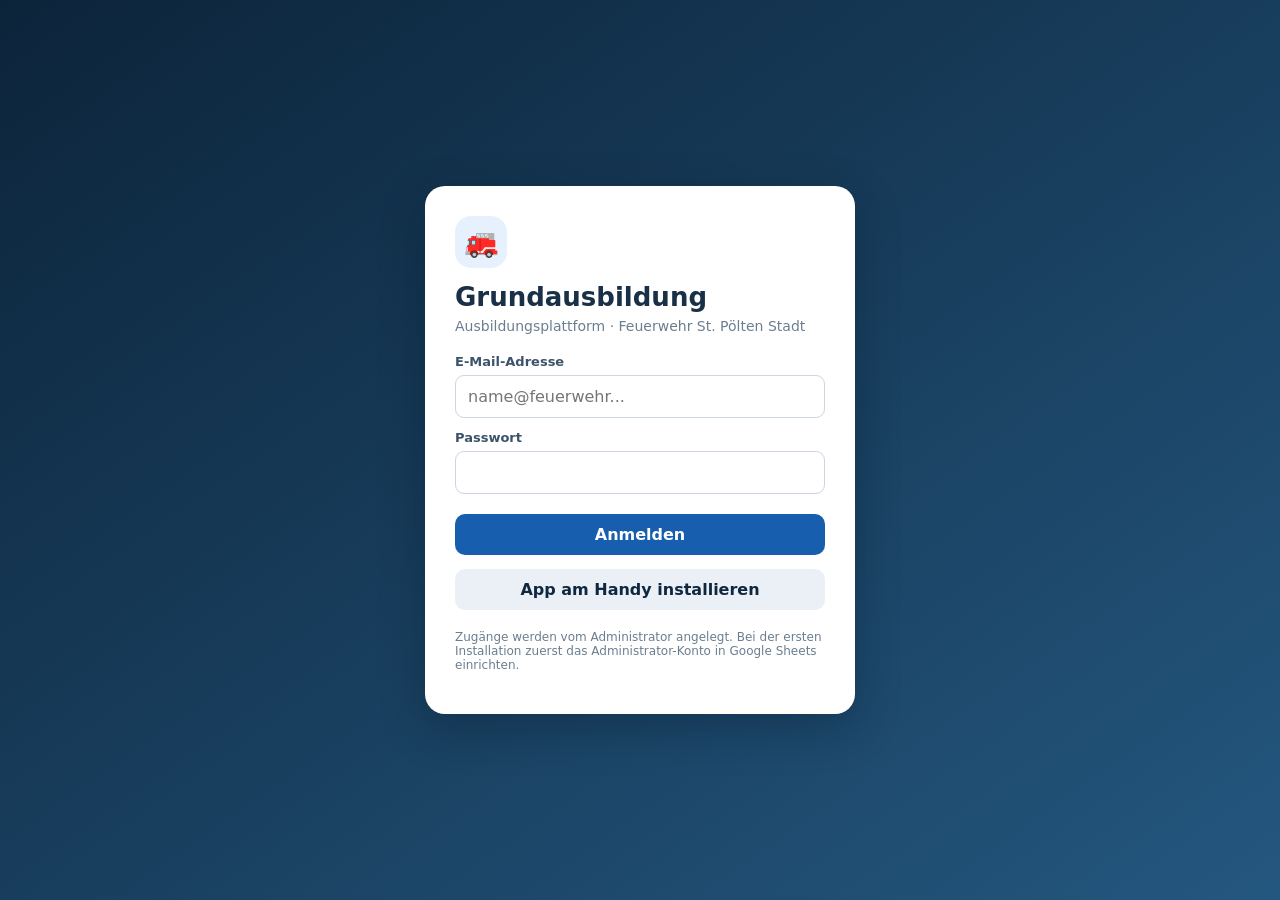
<file: public/index.html>
<!doctype html>
<html lang="de"><head><meta charset="utf-8"><meta name="viewport" content="width=device-width,initial-scale=1">
<meta name="theme-color" content="#10283f"><meta name="apple-mobile-web-app-capable" content="yes"><meta name="apple-mobile-web-app-title" content="Grundausbildung"><link rel="manifest" href="./manifest.webmanifest"><link rel="icon" type="image/png" href="./feuerwehrauto-safe-v2-192.png"><link rel="apple-touch-icon" href="./feuerwehrauto-safe-v2-192.png"><title>Grundausbildung | Feuerwehr</title>
<style>
:root{--navy:#10283f;--navy2:#193a59;--blue:#175eae;--bg:#f3f6f9;--card:#fff;--text:#193047;--muted:#6b7e90;--line:#dee6ef;--green:#187348;--red:#a33b39;--orange:#ae6d14}
*{box-sizing:border-box}body{margin:0;background:var(--bg);font-family:system-ui,-apple-system,Segoe UI,Roboto,Arial,sans-serif;color:var(--text)}button,input,select,textarea{font:inherit}button{cursor:pointer}a{color:var(--blue);word-break:break-word}.hidden{display:none!important}
.login-wrap{min-height:100vh;display:grid;place-items:center;padding:20px;background:linear-gradient(145deg,#0c243a,#24577f)}.login-card{max-width:430px;width:100%;background:white;border-radius:20px;box-shadow:0 14px 45px #07172955;padding:30px}.logo{width:52px;height:52px;background:#e7f1fd;color:#135c9c;border-radius:16px;display:grid;place-items:center;font-size:28px;margin-bottom:14px}.login-card h1{margin:0 0 6px;font-size:26px}.sub{color:var(--muted);font-size:14px;margin:0 0 20px}
label{display:block;font-size:13px;font-weight:700;margin:12px 0 6px;color:#3c536b}input:not([type=checkbox]),select,textarea{background:white;width:100%;border:1px solid #cbd6e1;border-radius:9px;padding:11px 12px;color:var(--text)}textarea{min-height:90px;resize:vertical}input:focus,select:focus,textarea:focus{outline:2px solid #a8cff4;border-color:#2b77c7}.primary,.secondary,.smallbtn{border:none;border-radius:10px;padding:11px 15px;font-weight:700}.primary{background:var(--blue);color:white}.primary:hover{background:#114d91}.secondary{background:#eaf0f6;color:var(--navy)}.smallbtn{background:#edf3f9;color:#1b5a95;font-size:12px;padding:7px 11px}.full{width:100%}.error{background:#ffefef;color:#9c1e29;padding:11px;border-radius:10px;margin:10px 0}.success{background:#eaf7ee;color:#136239;padding:11px;border-radius:10px;margin:10px 0}.muted{color:var(--muted)}.small{font-size:12px}.layout{display:grid;grid-template-columns:254px 1fr;min-height:100vh}.sidebar{background:var(--navy);padding:25px 16px;color:white;position:sticky;top:0;height:100vh;overflow:auto}.brand{font-weight:800;font-size:20px;line-height:1.12;padding:8px 11px 21px}.brand small{display:block;color:#a8c5dc;font-weight:500;font-size:12px;margin-top:7px}.menu{display:flex;flex-direction:column;gap:4px}.menu button{width:100%;border:0;background:transparent;color:#d6e4f0;text-align:left;padding:12px 13px;border-radius:10px;font-weight:600}.menu button.active,.menu button:hover{background:#2d5374;color:white}.sidebar-user{margin-top:25px;border-top:1px solid #486074;padding:15px 10px;font-size:12px;color:#e1edf7}.sidebar-user strong{display:block;margin-bottom:5px;font-size:14px}.sidebar-user button{margin-top:12px;color:white;background:none;border:1px solid #6a8195;border-radius:8px;padding:7px 12px}
.main{min-width:0;padding:26px 34px;max-width:1500px;width:100%;margin:auto}.top{display:flex;align-items:center;justify-content:space-between;gap:10px;margin-bottom:22px}.top h1{font-size:29px;margin:0}.top p{color:var(--muted);margin:6px 0 0}.cards{display:grid;grid-template-columns:repeat(auto-fit,minmax(195px,1fr));gap:14px;margin-bottom:18px}.metric{background:white;border:1px solid var(--line);border-radius:15px;padding:19px}.metric .n{font-size:31px;font-weight:850}.metric .k{font-size:13px;color:var(--muted);margin-top:5px}.panel{background:var(--card);border-radius:16px;border:1px solid var(--line);padding:21px;margin:15px 0;overflow:hidden}.panel h2{margin:0 0 13px;font-size:18px}.panel h3{font-size:15px;margin:14px 0 7px}.panel p{line-height:1.5}.row{display:flex;align-items:center;gap:12px;flex-wrap:wrap}.between{justify-content:space-between}.grid{display:grid;grid-template-columns:repeat(2,minmax(0,1fr));gap:10px 16px}.grid .wide{grid-column:1/-1}.tag{display:inline-block;border-radius:999px;background:#edf2f8;color:#46617b;padding:5px 10px;font-size:12px;font-weight:700}.tag.ok{background:#e5f5ec;color:#167045}.tag.warn{background:#fff3de;color:#976211}.tag.bad{background:#fbeaea;color:#a74045}.tag.blue{background:#e8f0fc;color:#285fa2}.items{display:flex;flex-direction:column;gap:10px}.item{border:1px solid var(--line);padding:13px;border-radius:12px;background:white}.item b{display:block}.item .detail{color:var(--muted);font-size:13px;margin-top:4px}.tablewrap{overflow:auto}table{border-collapse:collapse;width:100%;font-size:13px}th{text-align:left;background:#f0f4f8;color:#4a5e72}td,th{padding:11px;border-bottom:1px solid var(--line);vertical-align:top}td:last-child{min-width:100px}.inline-check{display:flex;align-items:center;gap:10px;margin:8px 0;font-size:14px}.inline-check input{width:18px;height:18px}.btnline{display:flex;gap:8px;flex-wrap:wrap;margin-top:12px}.notice{background:#eef5fd;border-left:3px solid #4685c7;border-radius:8px;padding:12px;color:#345473;font-size:13px}.pillcount{background:#cf4949;border-radius:999px;color:white;padding:2px 7px;font-size:11px}.url-list{padding-left:18px;margin:8px 0}.divider{border:0;border-top:1px solid var(--line);margin:18px 0}.msg{white-space:pre-wrap;overflow-wrap:anywhere}
.message-expand{display:block}.message-expand summary{list-style:none;cursor:pointer;outline-offset:5px}
.message-expand summary::-webkit-details-marker{display:none}
.message-expand summary:after{content:'Nachricht vollständig lesen ▾';display:block;color:var(--blue);font-weight:700;font-size:12px;margin-top:8px}
.message-expand[open] summary:after{content:'Nachricht schließen ▴'}
.message-expand[open]{border-color:#70a3db;box-shadow:0 0 0 1px #70a3db33}
.message-expand .msg{padding:10px 0 3px;line-height:1.65;max-height:none}
.push-result{white-space:pre-wrap;overflow-wrap:anywhere;margin:12px 0;padding:12px;border:1px solid var(--line);background:#f0f5fa;border-radius:10px;font-size:14px}
.push-result.bad{border-color:#efbbbb;background:#fff0f0;color:#982d31}.toast{position:fixed;right:16px;bottom:18px;z-index:3;padding:12px 15px;background:#143e63;color:white;border-radius:10px;box-shadow:0 6px 30px #10203044;max-width:370px}.toast.err{background:#a43d44}.mobilebar{display:none}
@media(max-width:840px){.layout{display:block}.sidebar{height:auto;position:relative;padding:8px 12px}.brand{font-size:18px;padding-bottom:9px}.menu{flex-direction:row;overflow:auto;padding-bottom:4px}.menu button{width:auto;white-space:nowrap;font-size:13px;padding:10px}.sidebar-user{display:none}.main{padding:18px 13px}.top h1{font-size:24px}.grid{grid-template-columns:1fr}.grid .wide{grid-column:auto}.panel{padding:16px}.mobilebar{display:flex;justify-content:space-between;align-items:center;padding:10px}.brand small{font-size:11px}}
</style></head><body>
<div id="login" class="login-wrap"><div class="login-card"><div class="logo">🚒</div><h1>Grundausbildung</h1><p class="sub">Ausbildungsplattform · Feuerwehr St. Pölten Stadt</p><form id="loginForm"><label>E-Mail-Adresse</label><input type="email" name="email" autocomplete="username" required placeholder="name@feuerwehr..."><label>Passwort</label><input type="password" name="password" autocomplete="current-password" required><div id="loginError" class="hidden error"></div><button class="primary full" style="margin-top:20px" type="submit">Anmelden</button></form>
<div id="invitePanel" class="hidden">
  <div class="notice">Persönlicher Einladungslink</div>
  <p id="inviteDescription" class="small muted">Einladung wird geprüft …</p>
  <form id="inviteForm">
    <label>Eigenes Passwort festlegen</label><input type="password" id="newPassword" required minlength="12" maxlength="256" autocomplete="new-password" placeholder="Mindestens 12 Zeichen">
    <label>Passwort wiederholen</label><input type="password" id="confirmPassword" required minlength="12" maxlength="256" autocomplete="new-password">
    <div id="inviteError" class="error hidden"></div>
    <button class="primary full" style="margin-top:18px" type="submit">Passwort festlegen und Zugang aktivieren</button>
  </form>
</div>
<button class="secondary full" style="margin-top:14px" id="installApp" type="button">App am Handy installieren</button>
<div id="backendInfo" class="small muted" style="margin-top:13px"></div>
<p class="small muted" style="margin-top:20px">Zugänge werden vom Administrator angelegt. Bei der ersten Installation zuerst das Administrator-Konto in Google Sheets einrichten.</p></div></div>
<div id="app" class="layout hidden"><aside class="sidebar"><div class="brand">🚒 Grundausbildung<small>Ausbildungsplattform · V1.5.5</small></div><nav id="nav" class="menu"></nav><div class="sidebar-user"><strong id="userName"></strong><span id="userRole"></span><br><button id="logout">Abmelden</button></div></aside><main class="main"><header class="top"><div><h1 id="pageTitle">Übersicht</h1><p id="pageSubtitle">Kurse, Turnusse und Fortschritt</p></div><div class="row"><button id="refresh" class="secondary">↻ Aktualisieren</button><button id="installAppTop" class="secondary">App installieren</button><button id="mobileLogout" class="secondary" style="display:none">Abmelden</button></div></header><div id="content"></div></main></div><div id="toast" class="toast hidden"></div>
<script src="./config.js"></script>
<script>
'use strict';
let TOKEN='',STATE=null,VIEW='overview',FORM='',EDIT=null,TERM=null,ATT={},inviteToken='';
let REPORT_FILTER={category:'',status:''},REVIEW_FILTER={course:'',score:''};
let PUSH_FEEDBACK='',PUSH_FEEDBACK_ERROR=false;
let NOTICE_FOCUS=(new URLSearchParams(location.search).get('notification')||'').slice(0,90);
if(!/^[a-f0-9-]{8,90}$/i.test(NOTICE_FOCUS))NOTICE_FOCUS='';
const $=id=>document.getElementById(id);
const h=s=>String(s===null||s===undefined?'':s).replace(/[&<>"']/g,c=>({'&':'&amp;','<':'&lt;','>':'&gt;','"':'&quot;',"'":'&#39;'}[c]));
const by=(arr,id)=>(arr||[]).find(x=>x.ID===id);
const dt=v=>h(String(v||'').replace('T',' '));
const name=m=>m?(m.Vorname+' '+m.Nachname):'–';
const arr=x=>Array.isArray(x)?x:[];
const option=(items,label,empty='Bitte auswählen')=>'<option value="">'+h(empty)+'</option>'+items.map(x=>'<option value="'+h(x.ID)+'">'+h(label(x))+'</option>').join('');
const f=(name,value='')=>'<input name="'+h(name)+'" value="'+h(value)+'">';
const safeLinks=s=>String(s||'').split(/\n/).map(x=>x.trim()).filter(x=>/^https:\/\//i.test(x)).map(x=>'<li><a target="_blank" rel="noopener noreferrer" href="'+h(x)+'">'+h(x)+'</a></li>').join('');
const status=s=>'<span class="tag '+(s==='Erledigt'||s==='Durchgeführt'?'ok':s==='Nicht erforderlich'?'blue':s==='Offen'?'warn':'')+'">'+h(s||'Offen')+'</span>';

/* GitHub Pages (Oberfläche) → Cloudflare Worker → Apps Script (Datenbank). */
if(!window.GA_API_URL){
  $('backendInfo').textContent='Die App wird eingerichtet. Der Administrator muss noch die Verbindung zum Backend in config.js hinterlegen.';
}
async function rpc(fn,...args){
  const url=String(window.GA_API_URL||'');
  if(!/^https:\/\/[a-z0-9.-]+(?:\/[\w./-]*)?$/i.test(url))
    throw new Error('Die Verbindung zum Backend ist noch nicht konfiguriert. Bitte Administrator kontaktieren.');
  const controller=new AbortController();
  const timer=setTimeout(()=>controller.abort(),50000);
  try{
    const response=await fetch(url,{
      method:'POST',mode:'cors',cache:'no-store',
      headers:{'Content-Type':'application/json'},
      body:JSON.stringify({method:fn,args}),
      signal:controller.signal
    });
    const data=await response.json();
    if(!data.ok)throw new Error(data.error||'Anfrage fehlgeschlagen');
    return data.value;
  }catch(e){
    if(e.name==='AbortError')throw new Error('Zeitüberschreitung. Bitte Internetverbindung prüfen.');
    throw e;
  }finally{clearTimeout(timer);}
}
async function initInvite(){
  const params=new URLSearchParams(location.hash.slice(1));
  inviteToken=params.get('invite')||'';
  if(!inviteToken)return;
  // Die Einladung benutzt eine eigene, nicht vom PWA-Cache abhängige Seite.
  // Alte E-Mail-Links bleiben damit weiterhin verwendbar.
  location.replace('./einladung.html#invite='+encodeURIComponent(inviteToken));
  return;
  // Das Fragment enthält ein einmaliges Geheimnis; niemals protokollieren.
  if(!/^[a-fA-F0-9]{64}$/.test(inviteToken)){
    $('loginForm').classList.add('hidden');
    $('invitePanel').classList.remove('hidden');
    $('inviteDescription').textContent='Der Einladungslink ist unvollständig oder ungültig.';
    $('inviteError').textContent='Bitte den vollständigen Link aus der Einladungs-E-Mail öffnen oder einen neuen anfordern.';
    $('inviteError').classList.remove('hidden');
    $('inviteForm').classList.add('hidden');
    return;
  }
  $('loginForm').classList.add('hidden');$('invitePanel').classList.remove('hidden');
  try{
    const user=await rpc('gaCheckInvite',inviteToken);
    $('inviteDescription').textContent='Hallo '+user.Name+'! Dein Zugang als '+user.Rolle+
      ' ('+user.Email+') ist vorbereitet. Bitte ein eigenes Passwort mit mindestens 12 Zeichen wählen.';
  }catch(e){
    $('inviteError').textContent=e.message;$('inviteError').classList.remove('hidden');
    $('inviteForm').classList.add('hidden');
  }
}
$('inviteForm').addEventListener('submit',async event=>{
  event.preventDefault();
  const pwd=$('newPassword').value,verify=$('confirmPassword').value;
  if(pwd!==verify){
    $('inviteError').textContent='Die Passwörter stimmen nicht überein.';
    $('inviteError').classList.remove('hidden');return;
  }
  const button=event.target.querySelector('button');button.disabled=true;
  try{
    await rpc('gaAcceptInvite',inviteToken,pwd);
    inviteToken='';
    history.replaceState(null,'',location.pathname+location.search);
    $('invitePanel').classList.add('hidden');$('loginForm').classList.remove('hidden');
    $('inviteError').classList.add('hidden');
    $('loginError').textContent='Dein Zugang ist aktiviert. Bitte jetzt anmelden.';
    $('loginError').className='success';
  }catch(e){
    $('inviteError').textContent=e.message;$('inviteError').classList.remove('hidden');
  }finally{button.disabled=false;}
});
let installPrompt=null;
window.addEventListener('beforeinstallprompt',event=>{event.preventDefault();installPrompt=event;});
async function installApp(){
  if(installPrompt){installPrompt.prompt();await installPrompt.userChoice;installPrompt=null;return;}
  alert('App installieren:\n\nAndroid (Chrome): Menü ⋮ → Zum Startbildschirm hinzufügen / App installieren.\n\niPhone (Safari): Teilen → Zum Home-Bildschirm.');
}
$('installApp').addEventListener('click',installApp);
$('installAppTop').addEventListener('click',installApp);
let GA_SERVICE_WORKER_ERROR='';
if('serviceWorker' in navigator&&location.protocol==='https:'){
  navigator.serviceWorker.register('./service-worker.js',{scope:'./',updateViaCache:'none'}).catch(error=>{
    GA_SERVICE_WORKER_ERROR=String(error?.message||error);
    console.error('Service Worker konnte nicht registriert werden:',error);
  });
}
initInvite();
function gaPushFeedback(msg,error=false){
 PUSH_FEEDBACK=String(msg);PUSH_FEEDBACK_ERROR=!!error;
 const el=$('pushActionResult');if(el){el.textContent=PUSH_FEEDBACK;el.className='push-result'+(PUSH_FEEDBACK_ERROR?' bad':'');}
}
function openPushNotification(id){
 if(!STATE||!TOKEN)return;
 NOTICE_FOCUS=String(id||'').slice(0,90);
 VIEW='notifications';render();
 const el=[...document.querySelectorAll('[data-notification-id]')].find(x=>x.dataset.notificationId===NOTICE_FOCUS);
 if(el){el.open=true;el.scrollIntoView({behavior:'smooth',block:'center'});}
}
if('serviceWorker' in navigator){
 navigator.serviceWorker.addEventListener('message',event=>{
   const d=event.data;
   if(d&&d.type==='ga-open-notification'&&/^[a-f0-9-]{8,90}$/i.test(String(d.id||''))){
     if(STATE&&TOKEN)openPushNotification(d.id);
     else location.href='./?notification='+encodeURIComponent(d.id);
   }
 });
}
function tip(msg,error=false){let e=$('toast');e.textContent=msg;e.className='toast'+(error?' err':'');clearTimeout(tip.timer);tip.timer=setTimeout(()=>e.classList.add('hidden'),5000);}
async function api(action,payload={}){return rpc('gaApi',action,payload,TOKEN)}
async function reload(){STATE=await api('state');render();}
function role(){return STATE?.user?.Rolle}
function navs(){
 const r=role(),can=STATE.rechte||{},admin=r==='Administrator',trainer=r==='Ausbilder';
 const base=admin?[
 ['overview','Übersicht'],['courses','Kurskatalog'],['projects','Kursprojekte'],
 ['terms','Termine'],['turnus','Turnusse'],['members','Mitglieder'],['qualifications','Qualifikationen'],['checks','Checklisten'],
 ['users','Zugänge'],['rights','Ausbilderrechte'],['reports','Mängel & Ideen'],
 ['reviews','Kursbewertungen'],['questionnaires','Bewertungsfragebögen'],['messages','Nachrichten'],['pushadmin','Push-Steuerung']
 ]:trainer?[
 ['courses','Kurskatalog'],['projects','Kursprojekte'],
 ...(can.TerminePlanen?[['terms','Termine planen']]:[]),
 ['attendance','Durchführung'],['reports','Mängel & Ideen'],
 ...(can.BewertungenAnsehen?[['reviews','Kursbewertungen']]:[]),
 ...(can.FrageboegenBearbeiten?[['questionnaires','Fragebögen']]:[])
 ]:r==='Teilnehmer'?[
 ['mine','Mein Ausbildungsstand'],['myterms','Meine Termine'],
 ['ratings','Kurs bewerten'],['messages','Nachrichten']
 ]:[['tasks','Meine Aufgaben']];
 return base.concat([['notifications','Benachrichtigungen']]);
}
function title(){return ({
 overview:'Übersicht',courses:'Kurse & Unterlagen',projects:'Kursprojekte',
 terms:'Ausbildungstermine',turnus:'Turnusse',members:'Mitglieder',qualifications:'Qualifikationen',checks:'Checklisten',
 users:'Benutzerzugänge',rights:'Ausbilderberechtigungen',reports:'Mängel & Ideen',
 reviews:'Kursbewertungen',questionnaires:'Bewertungsfragebögen',ratings:'Meine Kursbewertungen',messages:'Nachrichten',
 attendance:'Kursdurchführung',mine:'Mein Ausbildungsstand',myterms:'Meine Termine',
 tasks:'Aufgaben der Fachverwaltung',notifications:'Benachrichtigungen',pushadmin:'Push-Steuerung'
})[VIEW]||'Grundausbildung';}
function render(){if(!STATE)return;const tabs=navs();if(!tabs.some(a=>a[0]===VIEW))VIEW=tabs[0][0];$('nav').innerHTML=tabs.map(t=>'<button type="button" data-view="'+t[0]+'" class="'+(VIEW===t[0]?'active':'')+'">'+h(t[1])+(t[0]==='notifications'&&STATE.benachrichtigungen.some(n=>!n.GelesenAm)?' <span class="pillcount">'+STATE.benachrichtigungen.filter(n=>!n.GelesenAm).length+'</span>':'')+'</button>').join('');$('userName').textContent=STATE.user.Name;$('userRole').textContent=STATE.user.Rolle+(STATE.user.Bereich?' · '+STATE.user.Bereich:'');$('pageTitle').textContent=title();$('pageSubtitle').textContent='FF St. Pölten Stadt · '+STATE.user.Rolle;
 const root=$('content');root.innerHTML=VIEW==='overview'?overview():VIEW==='courses'?courses():VIEW==='terms'?terms():VIEW==='turnus'?turnusse():VIEW==='members'?members():VIEW==='qualifications'?qualifications():VIEW==='checks'?checks():VIEW==='users'?users():VIEW==='messages'?messages():VIEW==='attendance'?attendance():VIEW==='mine'?mine():VIEW==='myterms'?myterms():VIEW==='tasks'?tasks():VIEW==='projects'?projects():VIEW==='rights'?rights():VIEW==='reports'?reports():VIEW==='reviews'?reviews():VIEW==='questionnaires'?questionnaires():VIEW==='ratings'?ratings():VIEW==='pushadmin'?pushAdmin():notifications();}
function metric(n,text){return '<div class="metric"><div class="n">'+h(n)+'</div><div class="k">'+h(text)+'</div></div>'}
function overview(){
 const active=STATE.mitglieder.filter(m=>m.Aktiv==='JA');
 const qs=STATE.qualifikationen||[];
 const future=STATE.termine.filter(x=>x.Beginn>=new Date().toISOString().slice(0,16)).length;
 const good=qs.filter(x=>x.BSWDienstMoeglich).length;
 const completed=qs.filter(x=>x.GABAbgeschlossen).length;
 const aidPending=qs.filter(x=>x.ErsteHilfeStatus!=='Bestätigt').length;
 const placeholder=qs.filter(x=>x.FDISKPlatzhalter==='JA').length;
 const summary='<div class="cards">'+metric(active.length,'Aktive Mitglieder')+
 metric(completed,'GAB abgeschlossen')+metric(good,'BSW-dienstberechtigt')+
 metric(aidPending,'Erste Hilfe ausständig')+metric(placeholder,'FDISK-Platzhalter')+
 metric(future,'Künftige Termine')+'</div>';
 const rows=qs.map(q=>'<tr><td><b>'+h(q.Name)+'</b><div class="small muted">'+h(q.Standesbuchnummer||'Ohne Standesbuchnummer')+'</div></td>'+
 '<td>'+gaStatusBadge(q.GABAbgeschlossen,'Fertig','Offen')+'</td>'+
 '<td>'+gaStatusBadge(q.BSWModulAbgeschlossen,'Fertig','Offen')+'</td>'+
 '<td>'+gaStatusBadge(q.Alter16,'Ja','Nein / offen')+'</td>'+
 '<td>'+gaStatusBadge(q.BSWDienstMoeglich,'Ja','Nein')+'</td>'+
 '<td>'+h(q.Fortschritt)+' %</td>'+
 '<td>'+h(q.ErsteHilfeStatus)+'<div class="small muted">'+(q.FDISKPlatzhalter==='JA'?'FDISK-Platzhalter':'FDISK: '+h(q.FDISKEintragDatum||'kein Eintrag'))+'</div></td></tr>').join('');
 return summary+'<section class="panel"><h2>Ausbildungs- und Qualifikationsübersicht</h2>'+
 '<p class="muted">Die BSW-Berechtigung ist nur bei bestätigter GAB, abgeschlossenem BSW-Modul und erreichtem 16. Geburtstag positiv. Ein FDISK-Platzhalter ist kein Kursnachweis.</p>'+
 '<div class="tablewrap"><table><thead><tr><th>Mitglied</th><th>GAB</th><th>BSW-Modul</th><th>16 Jahre</th><th>BSW-Dienst</th><th>Fortschritt</th><th>Erste Hilfe / FDISK</th></tr></thead>'+
 '<tbody>'+rows+'</tbody></table></div></section>'+
 '<section class="panel"><h2>Nächste Ausbildungstermine</h2>'+
 termCards(STATE.termine.filter(x=>x.Status==='Geplant').slice().sort((a,b)=>a.Beginn.localeCompare(b.Beginn)).slice(0,8))+
 '</section>';
}
function courseCard(c){const links=safeLinks(c.Links);return '<div class="item"><div class="row between"><b>'+h(c.Titel)+'</b><span class="tag blue">'+h(c.Bereich)+'</span></div>'+(c.Inhalt?'<h3>Inhalt</h3><p class="msg">'+h(c.Inhalt)+'</p>':'')+(c.Lernziele?'<h3>Lernziele</h3><p class="msg">'+h(c.Lernziele)+'</p>':'')+(links?'<h3>Unterlagen & Präsentationen</h3><ul class="url-list">'+links+'</ul>':'<p class="muted small">Noch keine Präsentation verlinkt</p>')+''+'</div>'}
function courses(){
 const cards=STATE.kurse.filter(c=>c.Aktiv==='JA');
 const edit=FORM==='course'&&EDIT?by(cards,EDIT):null;
 const form=STATE.rechte?.KurseBearbeiten&&edit?'<section class="panel"><h2>Veröffentlichten Kurs bearbeiten</h2>'+
 '<form data-form="course"><div class="grid">'+
 '<div><label>Titel</label><input name="Titel" required value="'+h(edit.Titel)+'"></div>'+
 '<div><label>Ausbildungsbereich</label><select name="Bereich">'+areaOptions(edit.Bereich)+'</select></div>'+
 '<div class="wide"><label>Ausbildungsinhalt (Pflicht)</label><textarea name="Inhalt" required>'+h(edit.Inhalt||'')+'</textarea></div>'+
 '<div class="wide"><label>Lernziele</label><textarea name="Lernziele">'+h(edit.Lernziele||'')+'</textarea></div>'+
 '<div class="wide"><label>Präsentation und Unterlagen (HTTPS-Links, je Zeile)</label><textarea name="Links">'+h(edit.Links||'')+'</textarea></div>'+
 '</div><p class="small muted">Die Änderung wird sofort veröffentlicht und protokolliert. Bestehende Teilnahmen bleiben erhalten.</p>'+
 '<div class="btnline"><button class="primary">Änderungen veröffentlichen</button><button type="button" class="secondary" data-cancel="1">Abbrechen</button></div></form></section>':'';
 return form+'<section class="panel"><h2>Veröffentlichter Kurskatalog ('+cards.length+')</h2>'+
 '<div class="items">'+(cards.length?cards.map(c=>courseCard(c)+(STATE.rechte?.KurseBearbeiten?'<div class="btnline"><button class="smallbtn" data-edit="course" data-id="'+h(c.ID)+'">Kurs bearbeiten</button></div>':'')).join(''):'Noch keine veröffentlichten Kurse.')+'</div></section>';
}
function projects(){
 const r=STATE.rechte||{},canCreate=!!r.KurseGestalten,canApprove=!!r.KurseFreigeben;
 const project=FORM==='project'&&EDIT?by(STATE.kursProjekte,EDIT):null;
 const editable=project&&project.Status!=='Zur Prüfung'&&project.Status!=='Veröffentlicht'&&
  (canCreate||canApprove);
 const form=canCreate&&(!project||editable)?'<section class="panel"><h2>'+h(project?'Kursprojekt bearbeiten':'Neues Ausbildungsprojekt')+'</h2>'+
 '<form data-form="project"><div class="grid">'+
 '<div><label>Kurstitel</label><input name="Titel" required maxlength="160" value="'+h(project?.Titel||'')+'"></div>'+
 '<div><label>Bereich</label><select name="Bereich">'+areaOptions(project?.Bereich)+'</select></div>'+
 '<div><label>Kursart</label><select name="Typ"><option value="Theorie" '+(project?.Typ!=='Praxis'?'selected':'')+'>Theorie / Unterricht</option><option value="Praxis" '+(project?.Typ==='Praxis'?'selected':'')+'>Praxisschulung</option></select></div>'+
 '<div><label>Bearbeitungsstand</label><select name="Status">'+['Neu','In Ausarbeitung','Zurück zur Bearbeitung'].filter(st=>st!=='Zurück zur Bearbeitung'||project?.Status===st).map(st=>'<option value="'+h(st)+'" '+((project?.Status||'Neu')===st?'selected':'')+'>'+h(st)+'</option>').join('')+'</select></div>'+
 '<div class="wide"><label>Ausbildungsinhalt (bei Einreichung Pflicht)</label><textarea name="Inhalt" maxlength="8000">'+h(project?.Inhalt||'')+'</textarea></div>'+
 '<div class="wide"><label>Lernziele</label><textarea name="Lernziele" maxlength="4000">'+h(project?.Lernziele||'')+'</textarea></div>'+
 '<div class="wide"><label>Präsentation (HTTPS-Link, bei Theorie Pflicht)</label><input name="PraesentationURL" type="url" placeholder="https://docs.google.com/presentation/..." value="'+h(project?.PraesentationURL||'')+'"></div>'+
 '<div class="wide"><label>Weitere Unterlagen (HTTPS-Links, jeweils neue Zeile)</label><textarea name="WeitereLinks">'+h(project?.WeitereLinks||'')+'</textarea></div>'+
 '</div><div class="notice">Du kannst unfertige Projekte speichern. Erst bei „Zur Prüfung senden“ müssen der Ausbildungsinhalt und bei Theorie zusätzlich eine Präsentation vorhanden sein. Ein Prüfer entscheidet über die Veröffentlichung.</div>'+
 '<div class="btnline"><button type="submit" class="primary">'+(project?'Änderungen speichern':'Projekt anlegen')+'</button>'+
 (project?'<button type="button" class="secondary" data-cancel="1">Abbrechen</button>':'')+
 '</div></form></section>':'';
 const projectsList=(STATE.kursProjekte||[]).slice().reverse().map(p=>{
  const isOwner=p.ErstelltVon===STATE.user.ID;
  const amend=canCreate&&['Neu','In Ausarbeitung','Zurück zur Bearbeitung'].includes(p.Status);
  const submit=canCreate&&['Neu','In Ausarbeitung','Zurück zur Bearbeitung'].includes(p.Status);
  const approve=canApprove&&p.Status==='Zur Prüfung';
  return '<div class="item"><div class="row between"><div><b>'+h(p.Titel)+'</b><div class="detail">'+h(p.Bereich)+' · '+h(p.Typ)+' · Status: '+h(p.Status)+'</div></div>'+status(p.Status)+'</div>'+
  (p.Rueckmeldung?'<div class="notice">Prüfvermerk: '+h(p.Rueckmeldung)+'</div>':'')+
  '<div class="detail">Inhalt: '+h(p.Inhalt?'vorhanden':'fehlt')+' · Präsentation: '+h(p.PraesentationURL?'vorhanden':p.Typ==='Praxis'?'für Praxis nicht erforderlich':'fehlt')+'</div>'+
  '<div class="btnline">'+(amend?'<button class="smallbtn" data-edit="project" data-id="'+h(p.ID)+'">Bearbeiten</button>':'')+
  (submit?'<button class="primary" data-submit-project="'+h(p.ID)+'">Zur Prüfung senden</button>':'')+
  (approve?'<button class="primary" data-approve-project="'+h(p.ID)+'">Freigeben</button><button class="secondary" data-return-project="'+h(p.ID)+'">Zurückgeben</button>':'')+
  '</div></div>';
 }).join('');
 return form+'<section class="panel"><h2>Kursprojekte</h2><p class="muted">Neu → In Ausarbeitung → Zur Prüfung → Veröffentlicht. Nur Administratoren und ausdrücklich berechtigte Ausbilder dürfen freigeben.</p>'+
 '<div class="items">'+(projectsList||'Noch keine Kursprojekte sichtbar.')+'</div></section>';
}
function rights(){
 if(role()!=='Administrator')return '';
 const permissions=[
 ['KurseGestalten','Kurse gestalten und Projekte einreichen'],
 ['KurseFreigeben','Kurse prüfen und veröffentlichen'],
 ['KurseBearbeiten','Veröffentlichte Kurse bearbeiten'],
 ['FrageboegenBearbeiten','Fragebögen gestalten'],
 ['TerminePlanen','Ausbildungstermine planen'],
 ['MeldungenBearbeiten','Mängel und Ideen bearbeiten'],
 ['BewertungenAnsehen','Kursbewertungen auswerten']
 ];
 return '<section class="panel"><h2>Ausbilderberechtigungen</h2><p class="muted">Jede Berechtigung wird einzeln vergeben. Die Serverprüfung verhindert, dass Ausbilder ihre eigenen Rechte erweitern.</p>'+
 '<div class="items">'+((STATE.berechtigungen||[]).length?(STATE.berechtigungen||[]).map(u=>
  '<form class="item" data-form="permissions"><input type="hidden" name="BenutzerID" value="'+h(u.BenutzerID)+'">'+
  '<div class="row between"><b>'+h(u.Name)+'</b><button class="smallbtn" type="submit">Berechtigungen speichern</button></div>'+
  permissions.map(([k,l])=>'<label class="inline-check"><input type="checkbox" name="'+k+'" value="JA" '+(u[k]?'checked':'')+'> '+h(l)+'</label>').join('')+'</form>'
 ).join(''):'Keine aktiven Ausbilder vorhanden. Zuerst über „Zugänge“ einladen.')+'</div></section>';
}
function reports(){
 const admin=role()==='Administrator',manager=admin||!!STATE.rechte?.MeldungenBearbeiten;
 const cats=['Mangel App','Mangel Ausbildung','Idee Ausbildung','Idee App'],
  statuses=['Offen','In Bearbeitung','Erledigt','Abgelehnt'];
 const submit=admin||role()==='Ausbilder'?
 '<section class="panel"><h2>Idee oder Mangel melden</h2><form data-form="report"><div class="grid">'+
 '<div><label>Kategorie</label><select name="Kategorie">'+cats.map(x=>'<option>'+h(x)+'</option>').join('')+'</select></div>'+
 '<div><label>Betroffener Kurs (optional)</label><select name="KursID"><option value="">Allgemein</option>'+STATE.kurse.map(c=>'<option value="'+h(c.ID)+'">'+h(c.Titel)+'</option>').join('')+'</select></div>'+
 '<div class="wide"><label>Kurzer Titel</label><input name="Titel" required maxlength="180"></div>'+
 '<div class="wide"><label>Beschreibung</label><textarea name="Beschreibung" required maxlength="5000" placeholder="Was sollte geändert oder verbessert werden?"></textarea></div>'+
 '</div><div class="btnline"><button class="primary">Meldung absenden</button></div></form></section>':'';
 let reports=STATE.meldungen||[];
 if(REPORT_FILTER.category)reports=reports.filter(x=>x.Kategorie===REPORT_FILTER.category);
 if(REPORT_FILTER.status)reports=reports.filter(x=>x.Status===REPORT_FILTER.status);
 return submit+'<section class="panel"><h2>'+(manager?'Meldungsliste':'Meine Meldungen')+'</h2>'+
 '<div class="grid"><div><label>Nach Kategorie filtern</label><select data-report-category><option value="">Alle Kategorien</option>'+
 cats.map(x=>'<option value="'+h(x)+'" '+(REPORT_FILTER.category===x?'selected':'')+'>'+h(x)+'</option>').join('')+'</select></div>'+
 '<div><label>Nach Status filtern</label><select data-report-status><option value="">Alle Status</option>'+
 statuses.map(x=>'<option value="'+h(x)+'" '+(REPORT_FILTER.status===x?'selected':'')+'>'+h(x)+'</option>').join('')+'</select></div></div>'+
 '<p class="muted small">'+reports.length+' Meldungen angezeigt</p><div class="items">'+
 (reports.length?reports.slice().reverse().map(m=>'<div class="item"><div class="row between"><b>'+h(m.Titel)+'</b><span class="tag">'+h(m.Status)+'</span></div>'+
 '<div class="detail">'+h(m.Kategorie)+' · '+dt(m.ErstelltAm)+(m.KursID?' · '+h(by(STATE.kurse,m.KursID)?.Titel||'Kurs'):'')+'</div>'+
 '<p class="msg">'+h(m.Beschreibung)+'</p>'+
 (manager?'<form data-form="reportStatus"><input type="hidden" name="ID" value="'+h(m.ID)+'"><div class="grid">'+
 '<div><label>Status</label><select name="Status">'+statuses.map(x=>'<option '+(x===m.Status?'selected':'')+'>'+h(x)+'</option>').join('')+'</select></div>'+
 '<div><label>Rückmeldung</label><input name="Rueckmeldung" maxlength="1500" value="'+h(m.Rueckmeldung||'')+'"></div></div>'+
 '<div class="btnline"><button class="smallbtn">Bearbeitung speichern</button></div></form>':
 (m.Rueckmeldung?'<p class="notice">'+h(m.Rueckmeldung)+'</p>':''))+'</div>').join(''):'Keine Meldungen in dieser Auswahl.')+
 '</div></section>';
}
function gaQuestions(courseId){
 const all=STATE.frageboegen||[];
 const form=all.find(x=>x.KursID===courseId)||all.find(x=>x.KursID==='ALLGEMEIN');
 let questions=['Waren die Ausbildungsziele verständlich?','Wurden die Inhalte verständlich erklärt?',
 'War die Ausbildung praxisnah und für den Feuerwehrdienst hilfreich?','War das Tempo der Ausbildung angemessen?',
 'Konntest du ausreichend Fragen stellen?','Waren die eingesetzten Unterlagen und Hilfsmittel hilfreich?',
 'Wie zufrieden warst du insgesamt mit der Ausbildung?'];
 if(form){try{const list=JSON.parse(form.FragenJSON);if(Array.isArray(list)&&list.length)questions=list;}catch{}}
 return questions;
}
function ratings(){
 const pending=STATE.offeneBewertungen||[],done=STATE.eigeneBewertungen||[];
 const forms=pending.map(t=>{
 const questions=gaQuestions(t.KursID);
 return '<form class="item" data-form="rating"><input type="hidden" name="TerminID" value="'+h(t.ID)+'">'+
 '<h3>'+h(by(STATE.kurse,t.KursID)?.Titel||'Ausbildung')+'</h3><div class="detail">'+dt(t.Beginn)+'</div>'+
 '<label>Gesamteindruck (1–5 Sterne)</label><select name="Sterne" required><option value="">Bitte wählen</option>'+
 [5,4,3,2,1].map(n=>'<option value="'+n+'">'+('★'.repeat(n))+' ('+n+'/5)</option>').join('')+'</select>'+
 questions.map((q,i)=>'<label>'+h((i+1)+'. '+q)+'</label><select name="Frage_'+i+'" required><option value="">Bitte bewerten</option>'+
 [5,4,3,2,1].map(n=>'<option value="'+n+'">'+n+' / 5</option>').join('')+'</select>').join('')+
 '<label>Was hat dir besonders gut gefallen?</label><textarea name="Positives" maxlength="1500"></textarea>'+
 '<label>Was war nicht so toll oder sollte verbessert werden?</label><textarea name="Verbesserungen" maxlength="1500"></textarea>'+
 '<label>Ideen und Wünsche für zukünftige Ausbildungen</label><textarea name="Ideen" maxlength="1500"></textarea>'+
 '<label>Weitere Anmerkungen</label><textarea name="Kommentar" maxlength="2500"></textarea>'+
 '<div class="btnline"><button class="primary">Bewertung absenden</button></div></form>';
 }).join('');
 return '<section class="panel"><h2>Meine Kursbewertungen</h2><p class="muted">Nur nach bestätigter Teilnahme. Deine Antworten bleiben auch nach Änderungen am Fragebogen gespeichert.</p>'+
 '<div class="items">'+(forms||'Keine offenen Kursbewertungen.')+'</div></section>'+
 '<section class="panel"><h2>Bereits abgegeben</h2><div class="items">'+
 (done.length?done.map(x=>'<div class="item"><b>'+h(by(STATE.kurse,x.KursID)?.Titel||'Kurs')+'</b><div class="detail">'+h(x.Sterne)+' / 5 Sterne</div></div>').join(''):'Noch keine Bewertungen.')+
 '</div></section>';
}
function questionnaires(){
 if(!STATE.rechte?.FrageboegenBearbeiten)return '<section class="panel">Keine Berechtigung.</section>';
 const forms=STATE.frageboegen||[];
 const courseOpts=[{ID:'ALLGEMEIN',Titel:'Allgemeine Vorlage – gilt für alle Kurse'}].concat(STATE.kurse);
 const blocks=courseOpts.map(c=>{
 const configured=forms.find(x=>x.KursID===c.ID);
 const fallback=gaQuestions(c.ID);
 const questions=configured?(()=>{try{return JSON.parse(configured.FragenJSON)}catch{return fallback}})():fallback;
 return '<form class="item" data-form="questionnaire"><input type="hidden" name="KursID" value="'+h(c.ID)+'">'+
 '<div class="row between"><b>'+h(c.Titel)+'</b><span class="tag">'+(configured?'Eigener Fragebogen':'Allgemeine Vorlage')+'</span></div>'+
 '<p class="small muted">Eine Frage pro Zeile. Maximal 15 Fragen, Bewertung jeweils von 1 bis 5.</p>'+
 '<textarea name="Fragen" rows="9" required>'+h(questions.join('\n'))+'</textarea>'+
 '<div class="btnline"><button class="primary">Fragebogen speichern</button></div></form>';
 }).join('');
 return '<section class="panel"><h2>Bewertungsfragebögen verwalten</h2>'+
 '<p class="muted">Die allgemeine Vorlage gilt automatisch für alle Kurse ohne eigenen Fragebogen. Gespeicherte Kursfragebögen überschreiben die Vorlage. Bereits abgegebene Antworten bleiben unverändert.</p>'+
 '<div class="items">'+blocks+'</div></section>';
}
function reviews(){
 if(!STATE.rechte?.BewertungenAnsehen)return '<section class="panel"><p>Keine Berechtigung für die Bewertungsübersicht.</p></section>';
 const courses=STATE.kurse||[],all=STATE.bewertungen||[];
 let filtered=all.filter(x=>(!REVIEW_FILTER.course||x.KursID===REVIEW_FILTER.course)&&
 (!REVIEW_FILTER.score||String(x.Sterne)===REVIEW_FILTER.score));
 const avg=filtered.length?(filtered.reduce((sum,r)=>sum+(Number(r.Sterne)||0),0)/filtered.length).toFixed(1):'–';
 return '<section class="panel"><h2>Auswertung Kursbewertungen</h2><div class="cards">'+metric(filtered.length,'Bewertungen')+metric(avg,'Durchschnitt (von 5)')+'</div>'+
 '<div class="grid"><div><label>Nach Kurs filtern</label><select data-review-course><option value="">Alle Kurse</option>'+
 courses.map(c=>'<option value="'+h(c.ID)+'" '+(REVIEW_FILTER.course===c.ID?'selected':'')+'>'+h(c.Titel)+'</option>').join('')+'</select></div>'+
 '<div><label>Nach Sternen filtern</label><select data-review-score><option value="">Alle Sterne</option>'+
 [5,4,3,2,1].map(n=>'<option value="'+n+'" '+(REVIEW_FILTER.score===String(n)?'selected':'')+'>'+n+' Sterne</option>').join('')+'</select></div></div>'+
 '<div class="items" style="margin-top:16px">'+
 (filtered.length?filtered.slice().reverse().map(x=>'<div class="item"><b>'+h(by(courses,x.KursID)?.Titel||'Kurs')+'</b>'+
 '<div class="detail">'+h('★'.repeat(Number(x.Sterne)||0))+' · '+dt(x.ErstelltAm)+'</div>'+
 '<p class="msg">'+h(x.Kommentar||'Ohne Kommentar')+'</p></div>').join(''):'Noch keine Bewertungen zu dieser Auswahl.')+
 '</div></section>';
}
function areaOptions(sel){return ['Grundausbildung','Erweiterte Ausbildung'].map(v=>'<option '+(v===sel?'selected':'')+' value="'+h(v)+'">'+h(v)+'</option>').join('')}
function termCards(ts){return '<div class="items">'+(ts.length?ts.map(t=>{let c=by(STATE.kurse,t.KursID),tu=by(STATE.turnusse,t.TurnusID);return '<div class="item"><div class="row between"><b>'+h(c?.Titel||'Kurs')+'</b>'+status(t.Status)+'</div><div class="detail">📅 '+dt(t.Beginn)+' – '+dt(t.Ende)+'<br>📍 '+h(t.Ort||'Ort offen')+' · '+h(tu?.Bezeichnung||'')+'</div>'+(c&&safeLinks(c.Links)?'<div class="btnline"><button class="smallbtn" data-linkcourse="'+h(c.ID)+'">Kursunterlagen anzeigen</button></div>':'')+'</div>'}).join(''):'Noch keine Termine.')+'</div>'}
function terms(){
 const courses=STATE.kurse.filter(c=>c.Aktiv==='JA'),turnus=STATE.turnusse.filter(x=>x.Aktiv==='JA');
 const create=STATE.rechte?.TerminePlanen?
 '<section class="panel"><h2>Ausbildungstermin anlegen</h2><form data-form="term"><div class="grid">'+
 '<div><label>Veröffentlichter Kurs</label><select name="KursID" required>'+option(courses,x=>x.Titel+' ('+x.Bereich+')')+'</select></div>'+
 '<div><label>Turnus</label><select name="TurnusID" required>'+option(turnus,x=>x.Bezeichnung+' ('+x.Bereich+')')+'</select></div>'+
 '<div><label>Beginn</label><input type="datetime-local" name="Beginn" required></div>'+
 '<div><label>Ende</label><input type="datetime-local" name="Ende" required></div>'+
 '<div class="wide"><label>Ort</label><input name="Ort" maxlength="160" placeholder="z. B. Lehrsaal, Übungshof"></div></div>'+
 '<div class="btnline"><button class="primary">Termin erstellen</button></div></form></section>':'';
 return create+'<section class="panel"><h2>Geplante und durchgeführte Termine</h2>'+
 termCards(STATE.termine.slice().sort((a,b)=>b.Beginn.localeCompare(a.Beginn)))+'</section>';
}
function turnusse(){return '<section class="panel"><h2>Neuen Turnus anlegen</h2><form data-form="turnus"><div class="grid"><div><label>Bezeichnung</label><input name="Bezeichnung" required placeholder="z. B. Grundausbildung Herbst 2026"></div><div><label>Ausbildungsbereich</label><select name="Bereich">'+areaOptions()+'</select></div></div><div class="btnline"><button class="primary">Turnus erstellen</button></div></form></section><section class="panel"><h2>Turnusse</h2><div class="items">'+STATE.turnusse.map(t=>'<div class="item"><b>'+h(t.Bezeichnung)+'</b><div class="detail">'+h(t.Bereich)+' · '+STATE.mitglieder.filter(m=>m.TurnusID===t.ID).length+' Mitglieder</div></div>').join('')+'</div></section>'}
function gaStatusBadge(ok,yes,no){return '<span class="tag '+(ok?'ok':'bad')+'">'+h(ok?yes:no)+'</span>';}
function qualifications(){
 const qs=STATE.qualifikationen||[],req=STATE.kursAnforderungen||[];
 const requirements='<section class="panel"><h2>Pflichtmodule definieren</h2><p class="muted">Markiere die Kurse, die für die Grundausbildung oder für das Modul Brandsicherheitswachen notwendig sind. Nur bestätigte Teilnahmen zählen.</p>'+
 STATE.kurse.filter(c=>c.Aktiv==='JA').map(c=>{const r=req.find(x=>x.KursID===c.ID)||{};return '<form class="item" data-form="requirement"><input type="hidden" name="KursID" value="'+h(c.ID)+'"><b>'+h(c.Titel)+'</b>'+
 '<div class="row"><label class="inline-check"><input type="checkbox" name="PflichtGAB" value="JA" '+(r.PflichtGAB==='JA'?'checked':'')+'> Pflicht für GAB</label>'+
 '<label class="inline-check"><input type="checkbox" name="PflichtBSW" value="JA" '+(r.PflichtBSW==='JA'?'checked':'')+'> Pflicht für Modul BSW</label></div>'+
 '<button class="smallbtn">Pflichtstatus speichern</button></form>'}).join('')+'</section>';
 const members=qs.map(q=>'<div class="item"><b>'+h(q.Name)+'</b><div class="row">'+gaStatusBadge(q.GABAbgeschlossen,'GAB abgeschlossen','GAB offen')+
 gaStatusBadge(q.BSWModulAbgeschlossen,'Modul BSW abgeschlossen','Modul BSW offen')+
 gaStatusBadge(q.Alter16,'16 Jahre erreicht','Unter 16 / unbekannt')+
 gaStatusBadge(q.BSWDienstMoeglich,'BSW-Dienst: JA','BSW-Dienst: NEIN')+'</div>'+
 '<div class="detail">Aktuelle Stufe: '+h(q.Ausbildungsweg||'GAB')+' · Standesbuchnummer: '+h(q.Standesbuchnummer||'–')+'<br>Pflichtmodule: '+h(q.PflichtAbsolviert)+' / '+h(q.PflichtGesamt)+' · Fortschritt: '+h(q.Fortschritt)+' % · Erste Hilfe: '+h(q.ErsteHilfeStatus)+' · FDISK-Platzhalter: '+h(q.FDISKPlatzhalter==='JA'?'Ja':'Nein')+'</div>'+
 '<form data-form="qualification"><input type="hidden" name="MitgliedID" value="'+h(q.MitgliedID)+'"><div class="grid">'+
 '<div><label>Geburtsdatum</label><input type="date" name="Geburtsdatum" value="'+h(q.Geburtsdatum)+'"></div>'+
 '<div><label>Erste Hilfe</label><select name="ErsteHilfeStatus"><option '+(q.ErsteHilfeStatus==='Ausständig'?'selected':'')+'>Ausständig</option><option '+(q.ErsteHilfeStatus==='Bestätigt'?'selected':'')+'>Bestätigt</option></select></div>'+
 '<div><label>Erste-Hilfe-Kursdatum (tatsächlich)</label><input type="date" name="ErsteHilfeBestaetigtAm" value="'+h(q.ErsteHilfeBestaetigtAm)+'"></div>'+
 '<div><label>FDISK-Eintragungsdatum (dokumentiert)</label><input type="date" name="FDISKEintragDatum" value="'+h(q.FDISKEintragDatum)+'"></div>'+
 '<div class="wide"><label class="inline-check"><input type="checkbox" name="FDISKPlatzhalter" value="JA" '+(q.FDISKPlatzhalter==='JA'?'checked':'')+'> FDISK-Platzhalterdatum für Kursanmeldung hinterlegt (kein echter Erste-Hilfe-Nachweis)</label></div>'+
 '<div><label>GAB abgeschlossen und bestätigt</label><select name="GABFreigabe"><option value="NEIN">Nein</option><option value="JA" '+(q.GABFreigabe==='JA'?'selected':'')+'>Ja</option></select></div>'+
 '<div><label>Bereits absolvierte GAB anerkennen (nur erweiterte Ausbildung)</label><select name="GABAnerkannt"><option value="NEIN">Nein</option><option value="JA" '+(q.GABAnerkannt==='JA'?'selected':'')+'>Ja</option></select></div>'+
 '</div><div class="btnline"><button class="primary">Qualifikation speichern</button></div></form></div>').join('');
 const attendance='<section class="panel"><h2>Teilnahmen einzeln bestätigen</h2><p class="muted">Als Administrator kannst du eine Teilnahme auch nachträglich korrigieren.</p>'+
 '<form data-form="singleAttendance"><div class="grid"><div><label>Mitglied</label><select name="MitgliedID" required>'+option(STATE.mitglieder.filter(m=>m.Aktiv==='JA'),name)+'</select></div>'+
 '<div><label>Ausbildungstermin</label><select name="TerminID" required>'+option(STATE.termine,t=>(by(STATE.kurse,t.KursID)?.Titel||'Kurs')+' · '+t.Beginn)+'</select></div>'+
 '<div><label>Teilgenommen?</label><select name="Anwesend"><option value="JA">Ja</option><option value="NEIN">Nein</option></select></div></div><div class="btnline"><button class="primary">Teilnahme speichern</button></div></form></section>';
 return '<section class="panel"><h2>Qualifikationsübersicht</h2><p>Für einen BSW-Dienst müssen <b>alle drei</b> Bedingungen erfüllt sein: GAB abgeschlossen, BSW-Modul absolviert und mindestens 16 Jahre alt. Eine bestehende GAB kann bei erweiterter Ausbildung ausdrücklich anerkannt werden.</p></section>'+
 aidPanel(true)+attendance+'<section class="panel"><h2>Mitglieder und Nachweise</h2><div class="items">'+members+'</div></section>'+requirements;
}
function members(){
 const edit=FORM==='member'&&EDIT?by(STATE.mitglieder,EDIT):null;
 const options=STATE.turnusse.filter(t=>t.Aktiv==='JA').map(t=>'<option value="'+h(t.ID)+'" '+(t.ID===edit?.TurnusID?'selected':'')+'>'+h(t.Bezeichnung)+'</option>').join('');
 const form='<section class="panel"><h2>'+(edit?'Mitglied bearbeiten':'Mitglied in einen Turnus aufnehmen')+'</h2>'+
 '<form data-form="member"><div class="grid"><div><label>Vorname</label><input name="Vorname" required maxlength="100" value="'+h(edit?.Vorname||'')+'"></div>'+
 '<div><label>Nachname</label><input name="Nachname" required maxlength="100" value="'+h(edit?.Nachname||'')+'"></div>'+
 '<div><label>E-Mail (Teilnehmerzugang)</label><input name="Email" type="email" value="'+h(edit?.Email||'')+'"></div>'+
 '<div><label>Telefon</label><input name="Telefon" type="tel" value="'+h(edit?.Telefon||'')+'"></div>'+
 '<div><label>Geburtsdatum (für BSW-Freigabe)</label><input type="date" name="Geburtsdatum" value="'+h(edit?.Geburtsdatum||'')+'"></div>'+
 
 '<div><label>Standesbuchnummer</label><input name="Standesbuchnummer" maxlength="35" value="'+h(edit?.Standesbuchnummer||'')+'"></div>'+
 '<div><label>Ausbildungsweg</label><select name="Ausbildungsweg" required>'+
 '<option value="Grundausbildung" '+((edit?.Ausbildungsweg||'Grundausbildung')==='Grundausbildung'?'selected':'')+'>GAB – Grundausbildung</option>'+
 '<option value="Erweiterte Ausbildung" '+(edit?.Ausbildungsweg==='Erweiterte Ausbildung'?'selected':'')+'>Erweiterte Ausbildung (GAB-Abschluss muss bestätigt sein)</option></select></div>'+
 '<div class="wide"><label>Turnus</label><select name="TurnusID" required><option value="">Bitte auswählen</option>'+options+'</select></div></div>'+
 '<p class="small muted">GAB ist die erste Stufe. GAB-Teilnehmer dürfen bereits erweiterte Kurse besuchen. Sobald die GAB bestätigt und vollständig ist, erscheint automatisch die Stufe „Erweiterte Ausbildung“. Die Turnuszuordnung bleibt erhalten. Bei Direkteinstieg in die Erweiterte Ausbildung muss die bereits absolvierte GAB nachgewiesen und vom Admin anerkannt werden.</p>'+
 (!edit?'<label class="inline-check"><input type="checkbox" name="SofortEinladen" value="JA"> Teilnehmerzugang gleich per E-Mail einladen</label>':'')+
 '<div class="btnline"><button class="primary" type="submit">'+(edit?'Änderungen speichern / reaktivieren':'Mitglied aufnehmen')+'</button>'+
 (edit?'<button type="button" class="secondary" data-cancel="1">Abbrechen</button>':'')+'</div></form>'+
 '<p class="small muted">Beim Entfernen bleiben Ausbildungsnachweise archiviert und der Teilnehmerzugang wird gesperrt. Bearbeiten eines deaktivierten Mitglieds reaktiviert den Mitgliedseintrag.</p></section>';
 const rows=STATE.mitglieder.map(m=>{
   const cs=STATE.checks.filter(c=>c.MitgliedID===m.ID),active=m.Aktiv==='JA';
   const access=STATE.benutzer.some(u=>u.Email.toLowerCase()===String(m.Email||'').toLowerCase()&&u.Aktiv==='JA');
   return '<tr><td><b>'+h(name(m))+'</b><span class="tag '+(active?'ok':'bad')+'">'+(active?'Aktiv':'Deaktiviert')+'</span></td>'+
   '<td>'+h(by(STATE.turnusse,m.TurnusID)?.Bezeichnung||'–')+'<div class="small muted">'+h(m.Ausbildungsweg||'Nicht angegeben')+'</div></td>'+
   '<td>'+h(m.Email||'')+'<br>'+h(m.Telefon||'')+'</td>'+
   '<td>'+cs.filter(c=>c.Status==='Erledigt').length+'/'+cs.length+' erledigt</td>'+
   '<td><div class="btnline"><button class="smallbtn" type="button" data-edit="member" data-id="'+h(m.ID)+'">Bearbeiten</button>'+
   (active?'<button class="smallbtn" type="button" data-remove-member="'+h(m.ID)+'">Entfernen</button>':'')+
   (active&&m.Email&&!access?'<button class="smallbtn" type="button" data-invite-member="'+h(m.ID)+'">Zugang einladen</button>':'')+
   '</div></td></tr>';
 }).join('');
 return form+'<section class="panel"><h2>Mitgliederübersicht ('+STATE.mitglieder.length+')</h2><div class="tablewrap"><table>'+
 '<thead><tr><th>Name</th><th>Turnus</th><th>Kontakt</th><th>Checkliste</th><th>Aktionen</th></tr></thead><tbody>'+rows+'</tbody></table></div></section>';
}
function selectStatus(current){return ['Offen','Erledigt','Nicht erforderlich'].map(x=>'<option value="'+h(x)+'" '+(current===x?'selected':'')+'>'+h(x)+'</option>').join('')}
function checkRows(subset){return subset.map(ch=>{const item=by(STATE.checklistenpunkte,ch.PunktID),member=by(STATE.mitglieder,ch.MitgliedID);if(!item||!member)return '';return '<form class="item" data-form="check" data-id="'+h(ch.ID)+'"><div class="row between"><div><b>'+h(name(member))+'</b><div class="detail">'+h(item.Titel)+' · '+h(item.Zustaendig)+'</div></div>'+status(ch.Status)+'</div><div class="grid"><div><label>Status</label><select name="Status">'+selectStatus(ch.Status)+'</select></div><div><label>Notiz</label><input name="Kommentar" maxlength="500" value="'+h(ch.Kommentar)+'"></div></div><div class="btnline"><button class="smallbtn">Status speichern</button></div></form>'}).join('')}
function checks(){return '<section class="panel"><h2>Neuen Checklistenpunkt erstellen</h2><form data-form="checkItem"><div class="grid"><div><label>Bezeichnung</label><input name="Titel" required placeholder="z. B. Bekleidung ausgegeben"></div><div><label>Ausbildungsbereich</label><select name="Bereich"><option value="Alle">Alle</option>'+areaOptions()+'</select></div><div class="wide"><label>Zuständige Stelle</label><select name="Zustaendig"><option>Zeugkammer</option><option>Administration</option><option>IT</option><option>Ausbildungsleitung</option></select></div></div><div class="btnline"><button class="primary">Punkt erstellen</button></div></form></section><section class="panel"><h2>Offene Aufgaben ('+STATE.checks.filter(x=>x.Status==='Offen').length+')</h2><div class="items">'+checkRows(STATE.checks.filter(x=>x.Status==='Offen'))+'</div></section><section class="panel"><h2>Alle Checklisten-Einträge</h2><div class="items">'+checkRows(STATE.checks.filter(x=>x.Status!=='Offen'))+'</div></section>'}
function users(){
 const invite='<section class="panel"><h2>Neuen Benutzer einladen</h2><form data-form="user"><div class="grid">'+
 '<div><label>Anzeigename</label><input name="Name" required maxlength="140"></div>'+
 '<div><label>E-Mail-Adresse</label><input type="email" name="Email" required></div>'+
 '<div><label>Rolle</label><select name="Rolle"><option>Teilnehmer</option><option>Ausbilder</option><option>Fachverwaltung</option><option>Administrator</option></select></div>'+
 '<div><label>Zuständigkeitsbereich (Fachverwaltung)</label><select name="Bereich"><option value="">Ohne Bereich</option><option>Zeugkammer</option><option>Administration</option><option>IT</option><option>Ausbildungsleitung</option></select></div></div>'+
 '<p class="small muted">Der Benutzer legt sein eigenes Passwort über den einmaligen E-Mail-Link fest (7 Tage gültig). Teilnehmer zuerst mit derselben E-Mail unter Mitglieder anlegen.</p>'+
 '<div class="btnline"><button class="primary">Einladung versenden</button></div></form></section>';
 const rows=(STATE.benutzer||[]).map(u=>'<tr><td>'+h(u.Name)+'</td><td>'+h(u.Email)+'</td><td>'+h(u.Rolle)+'</td><td>'+h(u.Bereich)+'</td>'+
 '<td>'+(u.Aktiv==='JA'?'<span class="tag ok">Aktiv</span>':'<span class="tag warn">Einladung offen / inaktiv</span>')+'</td>'+
 '<td>'+(u.Aktiv==='JA'?'<button type="button" class="smallbtn" data-reset-password="'+h(u.ID)+'">Passwort zurücksetzen</button>':'<span class="small muted">Zuerst aktivieren</span>')+'</td></tr>').join('');
 return invite+'<section class="panel"><h2>Zugänge verwalten</h2>'+
 '<p class="small muted">Passwörter sind nicht auslesbar. Bei vergessenem Passwort einen einmaligen Reset-Link an die gespeicherte E-Mail-Adresse senden. Dieser ist 30 Minuten gültig.</p>'+
 '<div class="tablewrap"><table><thead><tr><th>Name</th><th>E-Mail</th><th>Rolle</th><th>Bereich</th><th>Status</th><th>Passwort</th></tr></thead><tbody>'+rows+'</tbody></table></div></section>';
}
function expandedMessage(title,detail,body,id='',open=false,footer=''){
  const preview=String(body||'').replace(/\s+/g,' ').slice(0,110);
  return '<details class="item message-expand"'+(id?' data-notification-id="'+h(id)+'"':'')+(open?' open':'')+'>'+
   '<summary><b>'+h(title)+'</b><div class="detail">'+detail+'</div>'+
   '<div class="small muted">'+h(preview)+(String(body||'').length>110?' …':'')+'</div></summary>'+
   '<p class="msg">'+h(body)+'</p>'+footer+'</details>';
}
function messages(){
 const admin=role()==='Administrator';
 const recipientMembers=STATE.mitglieder.filter(m=>m.Aktiv==='JA'&&m.Email).slice().sort((a,b)=>name(a).localeCompare(name(b),'de'));
 const compose=admin?'<section class="panel"><h2>Nachricht verfassen</h2><form data-form="message"><div class="grid">'+
 '<div class="wide"><label>Betreff</label><input name="Titel" required maxlength="160"></div>'+
 '<div><label>Empfänger auswählen</label><select name="EmpfaengerArt" data-recipient-mode><option value="ALLE">Alle Teilnehmer</option><option value="TURNUS">Gesamter Turnus</option><option value="MITGLIED">Einzelnes Mitglied</option></select></div>'+
 '<div data-recipient-target="TURNUS" style="display:none"><label>Turnus</label><select name="TurnusID">'+option(STATE.turnusse,t=>t.Bezeichnung)+'</select></div>'+
 '<div data-recipient-target="MITGLIED" style="display:none"><label>Mitglied</label><select name="MitgliedID">'+option(recipientMembers,m=>name(m)+' · '+(by(STATE.turnusse,m.TurnusID)?.Bezeichnung||'Ohne Turnus'))+'</select></div>'+
 '<div class="wide"><label>Nachricht</label><textarea name="Text" maxlength="3000" required></textarea></div>'+
 '</div><p class="small muted">Einzelne Teilnehmer erhalten die Nachricht ausschließlich in ihrem eigenen Zugang. Push wird nur zugestellt, wenn das Gerät angemeldet und die Benachrichtigungsart freigegeben ist.</p><div class="btnline"><button class="primary">Nachricht senden</button></div></form></section>':'';
 return compose+'<section class="panel"><h2>Nachrichten</h2><div class="items">'+(STATE.nachrichten.length?STATE.nachrichten.slice().reverse().map(n=>{
  const dest=String(n.TurnusID||'').startsWith('M:')?'Einzelperson: '+name(by(STATE.mitglieder,n.TurnusID.slice(2))):n.TurnusID?(by(STATE.turnusse,n.TurnusID)?.Bezeichnung||'Turnus'):'Alle Teilnehmer';
  return expandedMessage(n.Titel,dt(n.ErstelltAm)+(admin?' · An: '+h(dest):''),n.Text);
 }).join(''):'Noch keine Nachrichten.')+'</div></section>'+
 '<section class="panel"><h2>Persönliche Nachrichten</h2><form data-form="direct"><div class="grid">'+
 '<div><label>Empfänger</label><select name="AnBenutzerID" required>'+option((STATE.nachrichtenEmpfaenger||[]).filter(x=>x.ID!==STATE.user.ID),u=>u.Name+' ('+u.Rolle+')')+'</select></div>'+
 '<div><label>Betreff</label><input name="Titel" maxlength="160" required></div>'+
 '<div class="wide"><label>Nachricht</label><textarea name="Text" maxlength="3000" required></textarea></div></div>'+
 '<div class="btnline"><button class="primary">Persönliche Nachricht senden</button></div></form>'+
 '<div class="items">'+((STATE.direktnachrichten||[]).length?(STATE.direktnachrichten||[]).map(m=>{
  const sent=m.VonBenutzerID===STATE.user.ID;
  const contact=(STATE.nachrichtenEmpfaenger||[]).find(x=>x.ID===(sent?m.AnBenutzerID:m.VonBenutzerID));
  return expandedMessage(m.Titel,(sent?'An: ':'Von: ')+h(contact?.Name||'Mitglied')+' · '+dt(m.ErstelltAm),
    m.Text,'',false,!sent&&!m.GelesenAm?'<button class="smallbtn" data-read-direct="'+h(m.ID)+'">Als gelesen markieren</button>':'');
 }).join(''):'Keine persönlichen Nachrichten.')+'</div></section>';
}
function attendance(){let term=TERM&&by(STATE.termine,TERM);if(term){let c=by(STATE.kurse,term.KursID),ms=STATE.mitglieder.filter(m=>m.TurnusID===term.TurnusID&&m.Aktiv==='JA'),trainers=STATE.benutzer.filter(u=>['Administrator','Ausbilder'].includes(u.Rolle));let previous=STATE.teilnahmen.filter(x=>x.TerminID===term.ID);return '<section class="panel"><div class="row between"><h2>'+h(c?.Titel||'Kurs')+'</h2><button class="secondary" data-close-term="1">Zurück</button></div><p class="muted">'+dt(term.Beginn)+' · '+h(term.Ort)+'</p>'+(c?courseCard(c):'')+'<hr class="divider"><h2>Anwesenheit bestätigen</h2><form data-form="attendance"><h3>Teilnehmer</h3>'+ms.map(m=>{let old=previous.find(t=>t.MitgliedID===m.ID);return '<label class="inline-check"><input type="checkbox" name="member" value="'+h(m.ID)+'" '+(old?.Anwesend==='JA'?'checked':'')+'> '+h(name(m))+'</label>'}).join('')+'<h3>Durchführende Ausbilder</h3>'+trainers.map(t=>{let old=previous[0]?.AusbilderIDs?.split(',')||[];return '<label class="inline-check"><input type="checkbox" name="trainer" value="'+h(t.ID)+'" '+(old.includes(t.ID)||(!previous.length&&t.ID===STATE.user.ID)?'checked':'')+'> '+h(t.Name)+'</label>'}).join('')+'<div class="notice">Mit Bestätigung werden Anwesenheit, Ausbilder, Datum und der bestätigende Benutzer protokolliert. Eine erneute Bestätigung korrigiert den Datensatz mit neuem Protokolleintrag.</div><div class="btnline"><button class="primary">Ausbildung verbindlich bestätigen</button></div></form></section>'}return '<section class="panel"><h2>Ausbildung auswählen</h2><p class="muted">Öffne den Termin, sieh die Unterlagen und bestätige anschließend die Anwesenheit.</p><div class="items">'+STATE.termine.slice().sort((a,b)=>b.Beginn.localeCompare(a.Beginn)).map(t=>{let c=by(STATE.kurse,t.KursID);return '<div class="item"><div class="row between"><div><b>'+h(c?.Titel||'Kurs')+'</b><div class="detail">'+dt(t.Beginn)+' · '+h(t.Ort)+'</div></div><button class="primary" data-term="'+h(t.ID)+'">Öffnen</button></div></div>'}).join('')+'</div></section>'}
function mine(){
 const member=STATE.meMember;
 if(!member)return '<section class="panel"><h2>Teilnehmerprofil fehlt</h2><p>Bitte den Administrator bitten, deine E-Mail beim Mitgliedseintrag zu hinterlegen.</p></section>';
 const q=(STATE.qualifikationen||[]).find(x=>x.MitgliedID===member.ID)||{};
 const total=Number(q.PflichtGesamt||0),done=Number(q.PflichtAbsolviert||0);
 const qualification='<section class="panel"><h2>Meine Ausbildungsfreigaben</h2><p class="muted">Aktuelle Stufe: '+h(q.Ausbildungsweg||'GAB')+'</p><div class="row">'+
 gaStatusBadge(q.GABAbgeschlossen,'GAB abgeschlossen','GAB ausständig')+
 gaStatusBadge(q.BSWModulAbgeschlossen,'BSW-Modul abgeschlossen','BSW-Modul offen')+
 gaStatusBadge(q.Alter16,'16 Jahre erreicht','Alter nicht bestätigt')+
 gaStatusBadge(q.BSWDienstMoeglich,'BSW-Dienst möglich','BSW-Dienst derzeit nicht möglich')+
 '</div><h3>Fortschritt: '+done+' / '+total+' Pflichtmodule ('+h(q.Fortschritt||0)+' %)</h3>'+
 '<progress max="100" value="'+h(q.Fortschritt||0)+'" style="width:100%;height:24px"></progress>'+
 (!total?'<p class="small muted">Die Pflichtmodule wurden noch nicht vollständig definiert. Der Fortschrittswert ist daher vorläufig.</p>':'')+
 '<p class="muted">Erste Hilfe: '+h(q.ErsteHilfeStatus||'Ausständig')+
 (q.FDISKPlatzhalter==='JA'?' · FDISK-Platzhalter hinterlegt (kein Nachweis)':' · FDISK: '+h(q.FDISKEintragDatum||'nicht dokumentiert'))+'</p>'+
 '<h3>Offene GAB-Kurse</h3><p>'+h((q.OffeneGABKurse||[]).join(', ')||'Keine in der aktuellen Pflichtliste')+'</p>'+
 '<h3>Offene BSW-Kurse</h3><p>'+h((q.OffeneBSWKurse||[]).join(', ')||'Keine in der aktuellen Pflichtliste')+'</p></section>';
 const checks=(STATE.checks||[]),doneChecks=checks.filter(x=>['Erledigt','Nicht erforderlich'].includes(x.Status)).length;
 const checklist='<section class="panel"><h2>Meine Verwaltungscheckliste ('+doneChecks+' / '+checks.length+')</h2>'+
 '<div class="items">'+(checks.length?checks.map(ch=>{
  const item=by(STATE.checklistenpunkte,ch.PunktID);
  return '<div class="item"><div class="row between"><b>'+h(item?.Titel||'Aufgabe')+'</b>'+status(ch.Status)+'</div>'+
   (ch.Kommentar?'<p class="muted">'+h(ch.Kommentar)+'</p>':'')+'</div>';
 }).join(''):'Keine offenen Punkte hinterlegt.')+'</div></section>';
 const completed=(STATE.teilnahmen||[]).filter(t=>t.Anwesend==='JA');
 const courses='<section class="panel"><h2>Meine bestätigten Ausbildungen ('+completed.length+')</h2>'+
 '<div class="items">'+(completed.length?completed.map(t=>{
  const term=by(STATE.termine,t.TerminID),course=term&&by(STATE.kurse,term.KursID);
  return '<div class="item"><b>'+h(course?.Titel||'Kurs')+'</b><div class="detail">'+dt(term?.Beginn)+' · Bestätigt teilgenommen</div></div>';
 }).join(''):'Noch keine bestätigte Teilnahme.')+'</div></section>';
 return aidPanel(false)+qualification+checklist+courses;
}
function myterms(){return '<section class="panel"><h2>Kommende Kurse</h2>'+termCards(STATE.termine.filter(t=>t.Status==='Geplant').sort((a,b)=>a.Beginn.localeCompare(b.Beginn)))+'</section>'}
function tasks(){const open=STATE.checks.filter(x=>x.Status==='Offen');return '<div class="cards">'+metric(open.length,'Offene Aufgaben')+metric(STATE.checks.length,'Aufgaben insgesamt')+'</div><section class="panel"><h2>Offene Aufgaben</h2><div class="items">'+(open.length?checkRows(open):'<div class="notice">Derzeit keine offenen Aufgaben.</div>')+'</div></section><section class="panel"><h2>Weitere Bearbeitungen</h2><div class="items">'+checkRows(STATE.checks.filter(x=>x.Status!=='Offen'))+'</div></section>'}

function notifications(){
 const supported='serviceWorker' in navigator&&'PushManager' in window&&'Notification' in window;
 const permission=supported?Notification.permission:'Nicht unterstützt';
 const prefs=STATE.pushEigeneRegeln||{};
 const allowed=['Nachrichten','Termine','Aufgaben','Bewertungen'].filter(cat=>prefs[cat]!==false);
 const help=!supported?'Push wird hier nicht unterstützt. Auf iPhones bitte die App zuerst zum Home-Bildschirm hinzufügen und von dort öffnen.':
 permission==='denied'?'Push wurde im Browser verweigert. Bitte in den Geräteeinstellungen freigeben.':
 'Push muss auf jedem Gerät ausdrücklich aktiviert werden. Der Administrator kann die Benachrichtigungsarten zusätzlich einschränken.';
 const controls='<section class="panel"><h2>Push-Benachrichtigungen</h2><p class="muted">'+h(help)+'</p>'+
 '<p class="small">Berechtigung: <b>'+h(permission)+'</b> · Registrierte Geräte: <b>'+h(STATE.pushGeraeteAnzahl||0)+'</b></p>'+
 '<p class="small">Vom Administrator erlaubt: '+h(allowed.join(', ')||'Keine')+'</p>'+
 '<div class="btnline"><button class="primary" type="button" data-push-enable="1" '+(!supported||permission==='denied'?'disabled':'')+'>Push aktivieren</button>'+
 '<button class="secondary" type="button" data-test-push="1">Test-Benachrichtigung senden</button>'+
 '<button class="secondary" type="button" data-push-disable="1" '+(!supported?'disabled':'')+'>Auf diesem Gerät deaktivieren</button></div>'+
 '<div id="pushActionResult" class="push-result'+(PUSH_FEEDBACK_ERROR?' bad':'')+'" role="status" aria-live="polite">'+h(PUSH_FEEDBACK||'Push zuerst auf diesem Gerät aktivieren. Danach mit „Test-Benachrichtigung senden“ die echte Hintergrundzustellung prüfen.')+'</div>'+
 '<div class="btnline"><button class="smallbtn" type="button" data-push-check="1">Cloudflare-Verbindung prüfen</button></div>'+
 '<div id="pushCheckResult" class="notice" role="status">Status noch nicht geprüft.</div></section>';
 const list=STATE.benachrichtigungen.length?STATE.benachrichtigungen.map(n=>{
   const footer=(!n.GelesenAm?'<div class="btnline"><button class="smallbtn" data-read="'+h(n.ID)+'">Als gelesen markieren</button></div>':'');
   const details=dt(n.ErstelltAm)+' · '+(n.GelesenAm?'Gelesen':'Neu')+
     (n.PushStatus?' · Push: '+h(n.PushStatus):'');
   return expandedMessage(n.Titel,details,n.Text,n.ID,n.ID===NOTICE_FOCUS,footer);
 }).join(''):'Noch keine Benachrichtigungen.';
 return controls+'<section class="panel"><h2>Mitteilungen</h2><p class="small muted">Tippe auf einen Betreff, um den gesamten Nachrichtentext zu öffnen.</p>'+
 '<div class="items">'+list+'</div></section>';
}
function pushAdmin(){
 if(role()!=='Administrator')return '';
 const rows=STATE.pushRegeln||[];
 return '<section class="panel"><h2>Push-Empfänger festlegen</h2><p class="muted">Die drei Push-Arten sind einzeln pro Benutzer freigebbar. In-App-Nachrichten bleiben erhalten; die Geräte benötigen zusätzlich die Zustimmung des jeweiligen Mitglieds.</p>'+
 '<div class="items">'+(rows.length?rows.map(u=>'<form class="item" data-form="pushRule">'+
 '<input type="hidden" name="BenutzerID" value="'+h(u.BenutzerID)+'"><div class="row between"><div><b>'+h(u.Name)+'</b><small class="muted">'+h(u.Rolle)+' · '+h(u.Geraete)+' Push-Gerät(e)</small></div>'+
 '<button class="smallbtn" type="submit">Speichern</button></div><div class="row" style="gap:20px">'+
 ['Nachrichten','Termine','Aufgaben','Bewertungen'].map(cat=>'<label class="inline-check"><input type="checkbox" name="'+cat+'" value="JA" '+(u[cat]?'checked':'')+'> '+cat+'</label>').join('')+
 '</div></form>').join(''):'Noch keine aktiven Benutzer.')+'</div></section>'+
 '<section class="panel"><p class="small muted">Eine echte Test-Benachrichtigung kannst du jetzt unter „Benachrichtigungen“ direkt an dein eigenes Gerät senden.</p></section>';
}
function gaB64UrlBytes(value){
 const s=String(value).replace(/-/g,'+').replace(/_/g,'/');
 const raw=atob(s+'='.repeat((4-s.length%4)%4));
 return Uint8Array.from(raw,c=>c.charCodeAt(0));
}
async function gaEnablePush(){
 if(!('serviceWorker' in navigator)||!('PushManager' in window)||!('Notification' in window))
  throw new Error('Push funktioniert auf diesem Gerät nicht. Auf iPhones muss die App installiert sein.');
 // Erlaubnis unmittelbar beim Klick anfordern (iOS-Anforderung).
 const permission=Notification.permission==='granted'?'granted':await Notification.requestPermission();
 if(permission!=='granted')throw new Error('Push-Berechtigung wurde nicht erteilt.');
 const settings=await rpc('gaPushInfo');
 if(!settings?.configured||!settings.publicKey)throw new Error('Cloudflare ist für Push noch nicht vollständig eingerichtet.');
 gaPushFeedback('Push-Berechtigung erteilt. Dienst am Gerät wird vorbereitet …');
 let registration;
 try{
   // Beim Klick aktiv neu registrieren, statt unbegrenzt auf einen defekten Worker zu warten.
   registration=await Promise.race([
     navigator.serviceWorker.register('./service-worker.js',{scope:'./',updateViaCache:'none'}),
     new Promise((_,reject)=>setTimeout(()=>reject(new Error('Zeitüberschreitung bei der Service-Worker-Registrierung.')),12000))
   ]);
 }catch(error){
   throw new Error('Service Worker konnte nicht registriert werden: '+String(error?.message||error));
 }
 if(!registration.active){
   gaPushFeedback('Push-Berechtigung erteilt. Service Worker wird aktiviert …');
   try{
     registration=await Promise.race([
       navigator.serviceWorker.ready,
       new Promise((_,reject)=>setTimeout(()=>reject(new Error('Zeitüberschreitung bei der Service-Worker-Aktivierung.')),15000))
     ]);
   }catch(error){
     const state=registration?.installing?.state||registration?.waiting?.state||'nicht vorhanden';
     throw new Error('Der Push-Dienst wird nicht aktiv (Service Worker: '+state+'). '+String(GA_SERVICE_WORKER_ERROR||error?.message||error));
   }
 }
 if(!registration.active)throw new Error('Service Worker registriert, aber nicht aktiv.');
 let subscription=await registration.pushManager.getSubscription();
 const currentKey=gaB64UrlBytes(settings.publicKey);
 if(subscription&&subscription.options?.applicationServerKey){
   const oldKey=new Uint8Array(subscription.options.applicationServerKey);
   if(oldKey.length!==currentKey.length||oldKey.some((x,i)=>x!==currentKey[i])){
     await subscription.unsubscribe();subscription=null;
     gaPushFeedback('Ein bisheriger Push-Schlüssel wurde ersetzt. Das Gerät wird neu angemeldet …');
   }
 }
 if(!subscription)subscription=await registration.pushManager.subscribe({userVisibleOnly:true,applicationServerKey:currentKey});
 const data=subscription.toJSON();
 if(!data.endpoint||!data.keys?.p256dh||!data.keys?.auth)throw new Error('Gerät konnte nicht registriert werden.');
 return api('registerPush',{Endpoint:data.endpoint,P256DH:data.keys.p256dh,Auth:data.keys.auth});
}
async function gaDisablePush(){
 if(!('serviceWorker' in navigator)||!('PushManager' in window))throw new Error('Push nicht verfügbar.');
 const registration=await navigator.serviceWorker.ready,sub=await registration.pushManager.getSubscription();
 if(!sub)return {message:'Dieses Gerät hat Push bereits deaktiviert.'};
 await api('removePush',{Endpoint:sub.endpoint});
 await sub.unsubscribe();
 return {message:'Push auf diesem Gerät ausgeschaltet.'};
}
async function doSave(method,data){try{const result=await api(method,data);FORM='';EDIT=null;tip(result?.message||'Erfolgreich gespeichert.');await reload();}catch(e){tip(e.message,true)}}
$('loginForm').addEventListener('submit',async e=>{e.preventDefault();$('loginError').classList.add('hidden');const fd=new FormData(e.target);const b=e.target.querySelector('button');b.disabled=true;b.textContent='Anmelden …';try{const result=await rpc('gaLogin',fd.get('email'),fd.get('password'));TOKEN=result.token;STATE=await api('state');$('login').classList.add('hidden');$('app').classList.remove('hidden');VIEW=NOTICE_FOCUS?'notifications':'overview';render();
if(NOTICE_FOCUS)openPushNotification(NOTICE_FOCUS);
}catch(err){$('loginError').textContent=err.message;$('loginError').classList.remove('hidden')}finally{b.disabled=false;b.textContent='Anmelden'}});
async function logout(){try{if(TOKEN)await api('logout')}catch(e){}TOKEN='';STATE=null;FORM='';EDIT=null;$('app').classList.add('hidden');$('login').classList.remove('hidden');$('loginForm').reset()}
$('logout').addEventListener('click',logout);$('refresh').addEventListener('click',async()=>{try{await reload();tip('Aktualisiert.')}catch(e){tip(e.message,true);if(/Sitzung/.test(e.message))logout()}});
$('app').addEventListener('click',async e=>{const x=e.target.closest('[data-view],[data-edit],[data-cancel],[data-term],[data-close-term],[data-linkcourse],[data-read],[data-invite-member],[data-remove-member],[data-read-direct],[data-reset-password],[data-submit-project],[data-approve-project],[data-return-project],[data-push-enable],[data-push-disable],[data-test-push],[data-push-check],[data-aid-pdf],[data-aid-resend],[data-aid-correct]');if(!x)return;
 if(x.dataset.view){VIEW=x.dataset.view;FORM='';EDIT=null;TERM=null;render();return}
 if(x.dataset.edit){FORM=x.dataset.edit;EDIT=x.dataset.id;render();return}
 if(x.dataset.cancel){FORM='';EDIT=null;render();return}
 if(x.dataset.term){TERM=x.dataset.term;render();return}
 if(x.dataset.closeTerm){TERM=null;render();return}
 if(x.dataset.linkcourse){VIEW='courses';render();return}
 if(x.dataset.submitProject){
  x.disabled=true;
  try{const r=await api('submitProject',{ID:x.dataset.submitProject});tip(r.message);await reload();}
  catch(err){tip(err.message,true)}finally{x.disabled=false}
  return;
 }
 if(x.dataset.approveProject||x.dataset.returnProject){
  const isReturn=!!x.dataset.returnProject,id=x.dataset.approveProject||x.dataset.returnProject;
  let note='';
  if(isReturn){
    const response=prompt('Welche Änderungen soll der Ausbilder vornehmen?');
    if(response===null)return;
    note=response.trim();
    if(!note){tip('Bitte eine Rückmeldung eingeben.',true);return;}
  }else if(!confirm('Dieses Kursprojekt verbindlich freigeben und veröffentlichen?'))return;
  x.disabled=true;
  try{const result=await api('reviewProject',{ID:id,Entscheidung:isReturn?'Zurückgeben':'Freigeben',Rueckmeldung:note});tip(result.message);await reload();}
  catch(err){tip(err.message,true)}finally{x.disabled=false}
  return;
 }
 if(x.dataset.removeMember){
  const m=by(STATE.mitglieder,x.dataset.removeMember);
  if(!m)return;
  if(!confirm('Mitglied „'+name(m)+'“ aus der aktiven Liste entfernen?\nDer Teilnehmerzugang wird gesperrt. Ausbildungsnachweise bleiben gespeichert.'))return;
  x.disabled=true;
  try{const result=await api('removeMember',{ID:m.ID});FORM='';EDIT=null;tip(result.message);await reload();}
  catch(err){tip(err.message,true)}finally{x.disabled=false}
  return;
 }
 if(x.dataset.resetPassword){
   const user=(STATE.benutzer||[]).find(u=>u.ID===x.dataset.resetPassword);
   if(!user||user.Aktiv!=='JA'){tip('Nur aktive Zugänge können zurückgesetzt werden.',true);return;}
   if(!confirm('Passwort-Zurücksetzung an '+user.Email+' senden?\nDer Benutzer vergibt sein neues Passwort selbst.'))return;
   x.disabled=true;
   try{const result=await api('resetPassword',{BenutzerID:user.ID});tip(result.message);await reload();}
   catch(err){tip(err.message,true)}
   finally{x.disabled=false;}
   return;
 }
 if(x.dataset.inviteMember){
  const m=by(STATE.mitglieder,x.dataset.inviteMember);
  if(!m||!m.Email){tip('Mitglied oder E-Mail-Adresse fehlt.',true);return}
  if(!confirm('Einladung an '+name(m)+' ('+m.Email+') per E-Mail senden?'))return;
  x.disabled=true;
  try{const result=await api('inviteUser',{Name:name(m),Email:m.Email,Rolle:'Teilnehmer',Bereich:''});tip(result?.message||'Einladung versendet.');await reload();}
  catch(err){tip(err.message,true)}finally{x.disabled=false}
  return;
 }
 if(x.dataset.pushCheck){
   const box=$('pushCheckResult');
   x.disabled=true;
   if(box)box.textContent='Cloudflare-Verbindung wird geprüft …';
   try{
     const result=await rpc('gaPushInfo');
     if(box){
       if(result?.diagnosticVersion!==2||!result?.checks){
         box.textContent='⚠️ Der Cloudflare-Worker antwortet noch mit der alten Diagnose. Die aktuelle Datei cloudflare-worker.js aus GitHub muss in Cloudflare bereitgestellt werden. Keine Schlüssel hier eingeben.';
       }else{
         const c=result.checks;
         const status=x=>x?'✅':'❌';
         const rows=[
           status(c.publicKeyPresent)+' VAPID_PUBLIC_KEY vorhanden',
           status(c.publicKeyValid)+' VAPID_PUBLIC_KEY hat das richtige Format',
           status(c.privateKeyPresent)+' VAPID_PRIVATE_JWK vorhanden',
           status(c.privateKeyValid)+' VAPID_PRIVATE_JWK ist ein gültiges P-256-JWK',
           status(c.subjectPresent)+' VAPID_SUBJECT vorhanden',
           status(c.subjectValid)+' VAPID_SUBJECT im Format mailto:adresse@domain.at',
           status(c.keyPairMatches)+' Öffentlicher und privater Schlüssel gehören zusammen'
         ];
         if(result.configured===true)rows.push('✅ Cloudflare ist für die Registrierung von Push-Geräten vorbereitet. Jetzt Push auf dem Gerät aktivieren und Testnachricht senden.');
         else rows.push('Bitte nur die mit ❌ markierten Einstellungen im Worker grundausbildung korrigieren, speichern und deployen. GA_WORKER_SECRET unverändert lassen.');
         box.textContent=rows.join('\n');
       }
     }
   }catch(err){
     if(box)box.textContent='❌ Push-Prüfung fehlgeschlagen: '+String(err.message||'Unbekannter Fehler');
   }finally{x.disabled=false;}
   return;
 }
 if(x.dataset.pushEnable||x.dataset.pushDisable||x.dataset.testPush){
   const enable=!!x.dataset.pushEnable,disable=!!x.dataset.pushDisable,test=!!x.dataset.testPush;
   x.disabled=true;
   const label=x.textContent;
   x.textContent=test?'Test wird gesendet …':enable?'Push wird eingerichtet …':'Push wird deaktiviert …';
   gaPushFeedback(test?'Sende die Test-Benachrichtigung direkt an deine registrierten Geräte …':
     enable?'Prüfe Push-Berechtigung und registriere dieses Gerät …':'Push wird auf diesem Gerät deaktiviert …');
   try{
     const result=enable?await gaEnablePush():disable?await gaDisablePush():await api('testPush');
     gaPushFeedback(result?.message||'Push-Einstellung aktualisiert.',test&&result?.ok===false);
     await reload();
   }catch(err){gaPushFeedback(err.message,true);tip(err.message,true);}
   finally{x.disabled=false;x.textContent=label;}
   return;
 }
 if(x.dataset.aidCorrect){
   const old=(STATE.ersteHilfeNachweise||[]).find(p=>p.ID===x.dataset.aidCorrect);
   if(!old){tip('Eintrag nicht gefunden.',true);return;}
   const form=document.querySelector('form[data-form="aidUpload"]');
   if(!form)return;
   if(role()==='Administrator')form.querySelector('[name="MitgliedID"]').value=old.MitgliedID;
   form.querySelector('[name="Kursdatum"]').value=old.Kursdatum;
   form.querySelector('[name="Stunden"]').value=String(old.Stunden).replace(',','.');
   const file=form.querySelector('input[name="pdf"]');
   file.required=false;
   file.value='';
   let hidden=form.querySelector('[name="ErsatzNachweisID"]');
   if(!hidden){hidden=document.createElement('input');hidden.type='hidden';hidden.name='ErsatzNachweisID';form.appendChild(hidden);}
   hidden.value=old.ID;
   const btn=form.querySelector('button[type="submit"]');
   if(btn)btn.textContent='Korrigierte Angaben speichern';
   tip('Angaben übernommen. PDF nur auswählen, wenn du auch das Dokument ersetzen möchtest.');
   form.scrollIntoView({behavior:'smooth',block:'start'});
   return;
 }
 if(x.dataset.aidPdf){
   x.disabled=true;
   try{await aidOpenPdf(x.dataset.aidPdf);}
   catch(err){tip(err.message||'PDF konnte nicht geöffnet werden.',true);}
   finally{x.disabled=false;}
   return;
 }
 if(x.dataset.aidResend){
   if(!confirm('Erste-Hilfe-Bescheinigung mit Mitgliedsdaten und PDF erneut an den festgelegten E-Mail-Empfänger senden?'))return;
   x.disabled=true;
   try{const result=await api('resendAidEmail',{ID:x.dataset.aidResend});
     tip(result.message,result.ok!==true);await reload();}
   catch(err){tip(err.message,true);}
   finally{x.disabled=false;}
   return;
 }
 if(x.dataset.readDirect){await doSave('readDirect',{ID:x.dataset.readDirect});return}
 if(x.dataset.read){await doSave('readNotification',{ID:x.dataset.read});return}
});
$('app').addEventListener('change',e=>{
 if(e.target.matches('[data-report-category]')){REPORT_FILTER.category=e.target.value;render();return;}
 if(e.target.matches('[data-report-status]')){REPORT_FILTER.status=e.target.value;render();return;}
 if(e.target.matches('[data-review-course]')){REVIEW_FILTER.course=e.target.value;render();return;}
 if(e.target.matches('[data-review-score]')){REVIEW_FILTER.score=e.target.value;render();return;}
 const selector=e.target.closest('[data-recipient-mode]');if(!selector)return;
 const form=selector.closest('form');form.querySelectorAll('[data-recipient-target]').forEach(el=>{el.style.display=el.dataset.recipientTarget===selector.value?'block':'none';});
});
$('app').addEventListener('submit',async e=>{const form=e.target.closest('form[data-form]');if(!form)return;e.preventDefault();const fd=new FormData(form),type=form.dataset.form,data=Object.fromEntries(fd.entries());const btn=form.querySelector('button[type=submit],button:not([type])');if(btn)btn.disabled=true;
 try{if(type==='course'){if(EDIT)data.ID=EDIT;await doSave('saveCourse',data)}
 else if(type==='project'){if(EDIT)data.ID=EDIT;await doSave('saveProject',data);}
 else if(type==='permissions')await doSave('setPermission',data);
 else if(type==='report')await doSave('submitReport',data);
 else if(type==='reportStatus')await doSave('setReportStatus',data);
 else if(type==='questionnaire')await doSave('saveQuestionnaire',data);
 else if(type==='rating'){
  const questions=gaQuestions(by(STATE.termine,data.TerminID)?.KursID),answers={};
  questions.forEach((q,i)=>answers[String(i)]=Number(fd.get('Frage_'+i)));
  data.Antworten=answers;
  await doSave('saveRating',data);
 }
 else if(type==='term')await doSave('saveTermin',data);
 else if(type==='turnus')await doSave('saveTurnus',data);
 else if(type==='member'){
  if(EDIT)data.ID=EDIT;
  const invite=data.SofortEinladen==='JA',email=String(data.Email||'').trim();
  if(invite&&!email){tip('Für die Zugangseinladung muss eine E-Mail-Adresse eingetragen sein.',true);return;}
  const saved=await api('saveMember',data);
  FORM='';EDIT=null;
  if(invite){
    try{const invited=await api('inviteUser',{Name:String(data.Vorname).trim()+' '+String(data.Nachname).trim(),Email:email,Rolle:'Teilnehmer',Bereich:''});tip(invited.message||'Mitglied angelegt und Einladung versendet.');}
    catch(err){tip('Mitglied gespeichert, aber Einladung fehlgeschlagen: '+err.message,true);}
  }else tip('Mitglied aufgenommen.');
  await reload();
 }
 else if(type==='aidSettings'){
   data.Aktiv=fd.has('Aktiv')?'JA':'NEIN';
   await doSave('saveAidSettings',data);
 }
 else if(type==='aidReview'){
   data.ID=form.dataset.id;
   await doSave('reviewAidProof',data);
 }
 else if(type==='aidUpload'){
   const selected=form.querySelector('input[name="pdf"]')?.files?.[0];
   data.Dateiname=selected?.name||'';
   data.PdfBase64=selected?await aidFileToBase64(selected):'';
   data.MitgliedID=data.MitgliedID||STATE.meMember?.ID;
   if(!selected&&!data.ErsatzNachweisID)throw new Error('Bitte die Bescheinigung als PDF auswählen.');
   data.Versenden=fd.has('Versenden')?'JA':'NEIN';
   await doSave('submitAidProof',data);
 }
 else if(type==='checkItem')await doSave('saveChecklistItem',data);
 else if(type==='check'){data.ID=form.dataset.id;await doSave('setCheck',data)}
 else if(type==='user')await doSave('inviteUser',data);
 else if(type==='pushRule')await doSave('setPushRule',data);
 else if(type==='message')await doSave('sendMessage',data);
 else if(type==='direct')await doSave('sendDirect',data);
 else if(type==='qualification')await doSave('saveQualification',data);
 else if(type==='requirement')await doSave('setCourseRequirement',data);
 else if(type==='singleAttendance')await doSave('setAttendanceMember',data);
 else if(type==='attendance'){const ids=STATE.mitglieder.filter(m=>m.TurnusID===by(STATE.termine,TERM)?.TurnusID&&m.Aktiv==='JA').map(m=>m.ID);const checked=new Set(fd.getAll('member'));const trainers=fd.getAll('trainer');await doSave('saveAttendance',{TerminID:TERM,Anwesend:ids.map(id=>({MitgliedID:id,Anwesend:checked.has(id)})),AusbilderIDs:trainers});}
 }catch(err){tip(err.message||'Speichern fehlgeschlagen.',true)}finally{if(btn)btn.disabled=false}
});
</script><script src="./aid-ui.js"></script></body></html>
</file>
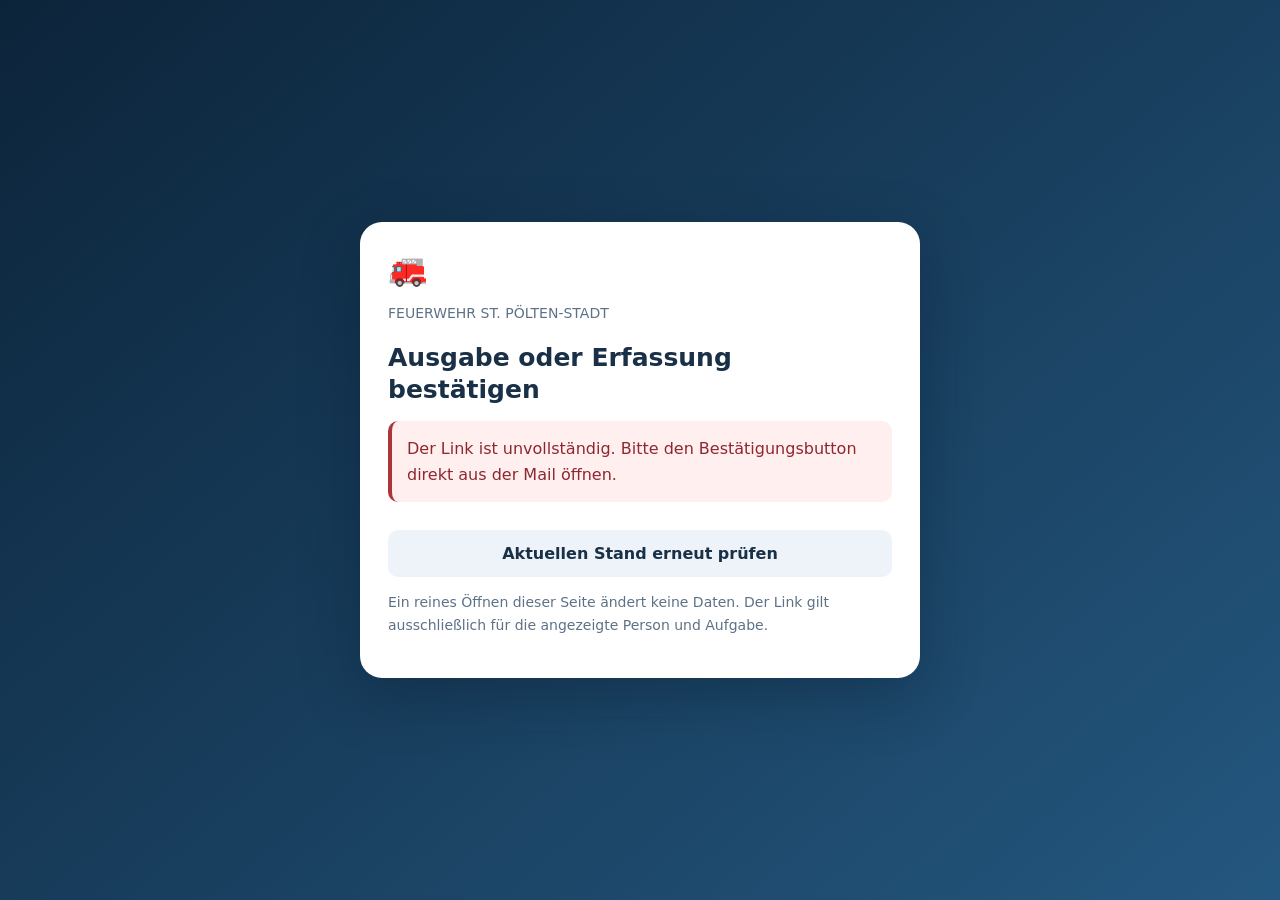
<file: checkliste-bestaetigen.html>
<!doctype html>
<html lang="de">
<head>
<meta charset="utf-8"><meta name="viewport" content="width=device-width,initial-scale=1">
<meta name="referrer" content="no-referrer"><meta name="robots" content="noindex,nofollow">
<meta name="theme-color" content="#10283f"><title>Ausgabe bestätigen · Feuerwehr St. Pölten-Stadt</title>
<style>
*{box-sizing:border-box}body{margin:0;min-height:100vh;background:linear-gradient(140deg,#0c243a,#24577f);font:16px system-ui,-apple-system,"Segoe UI",Arial,sans-serif;color:#193047;display:grid;place-items:center;padding:20px}main{width:100%;max-width:560px;background:#fff;border-radius:22px;padding:28px;box-shadow:0 18px 60px #07172955}h1{font-size:25px;line-height:1.25;margin:18px 0 12px}h2{font-size:21px;line-height:1.35}p{line-height:1.6}.logo{font-size:32px}.muted{color:#5e7286;font-size:14px}.person{padding:16px;background:#eff6fc;border-radius:12px;margin:18px 0}.person strong{display:block;font-size:20px}.ok{background:#e5f5ec;border-left:4px solid #137347;color:#145e37;padding:15px;border-radius:10px}.error{background:#fff0ef;border-left:4px solid #ae343c;color:#8e2730;padding:15px;border-radius:10px}.hidden{display:none!important}label{display:block;margin:16px 0;line-height:1.5}input[type=date]{display:block;margin-top:8px;width:100%;padding:12px;font:inherit;border:1px solid #b7c9d7;border-radius:9px}input[type=checkbox]{width:20px;height:20px;vertical-align:middle;margin-right:8px}button{width:100%;padding:14px 18px;background:#175eae;border:0;border-radius:10px;font:inherit;font-weight:700;color:#fff;cursor:pointer}button:disabled{opacity:.5;cursor:default}button.secondary{background:#edf3f8;color:#193047;margin-top:12px}a{color:#175eae}noscript{color:#8e2730}
</style>
</head>
<body><main>
<div class="logo" aria-hidden="true">🚒</div><p class="muted">FEUERWEHR ST. PÖLTEN-STADT</p><h1>Ausgabe oder Erfassung bestätigen</h1>
<p id="loading" role="status">Der persönliche Bestätigungslink wird geprüft …</p>
<div id="details" class="hidden"><div class="person"><strong id="person"></strong><span id="task"></span></div>
<div id="success" class="ok hidden" role="status"></div>
<form id="confirmForm" class="hidden">
<p id="confirmationHint">Bitte bestätige nur, wenn du diese Ausgabe oder Erfassung tatsächlich durchgeführt hast.</p>
<label id="dateLabel" class="hidden">Tatsächliches Datum der Eintragung in FDISK<input type="date" id="entryDate"></label>
<p id="previousDate" class="muted hidden"></p>
<button id="confirmButton" type="submit" disabled>Als erledigt bestätigen</button>
<p id="expiry" class="muted"></p>
</form></div>
<p id="error" class="error hidden" role="alert"></p><button id="reload" class="secondary hidden" type="button">Aktuellen Stand erneut prüfen</button>
<p class="muted">Ein reines Öffnen dieser Seite ändert keine Daten. Der Link gilt ausschließlich für die angezeigte Person und Aufgabe.</p>
<noscript>Bitte JavaScript aktivieren und den Link erneut aus der E-Mail öffnen.</noscript>
</main><script src="./config.js"></script><script>
'use strict';
const el=id=>document.getElementById(id),token=new URLSearchParams(location.hash.slice(1)).get('token')||'';
let current=null,busy=false;
const dateText=value=>/^\d{4}-\d{2}-\d{2}$/.test(String(value||''))?String(value).split('-').reverse().join('.'):String(value||'');
// Der Token bleibt nur im Arbeitsspeicher dieser Seite; keine Cookies oder Browser-Speicher.
history.replaceState(null,'',location.pathname);
// Auch Mailprogramme, die denselben Browser-Tab wiederverwenden, laden den neu angeklickten Link frisch.
window.addEventListener?.('hashchange',()=>{if(location.hash)location.reload();});
function showError(text){el('error').textContent=text;el('error').classList.remove('hidden');el('reload').classList.remove('hidden');}
function controls(){el('confirmButton').disabled=busy||!current||current.Erledigt||(current.DatumErforderlich&&!el('entryDate').value);}
async function request(action,data){
 const url=String(window.GA_API_URL||'');if(!/^https:\/\/[a-z0-9.-]+(?:\/[\w./-]*)?$/i.test(url))throw Error('Die Verbindung zur Ausbildungsplattform ist noch nicht eingerichtet.');
 const controller=new AbortController(),timer=setTimeout(()=>controller.abort(),45000);
 try{const response=await fetch(url,{method:'POST',mode:'cors',cache:'no-store',headers:{'Content-Type':'application/json'},body:JSON.stringify({method:'gaApi',args:[action,{...data,LinkToken:token},'']}),signal:controller.signal});
  if(!response.ok)throw Error('Die Ausbildungsplattform ist derzeit nicht erreichbar. Bitte später erneut versuchen.');
  const result=await response.json();if(!result.ok)throw Error(result.error||'Die Bestätigung konnte nicht geprüft werden.');return result.value;
 }catch(error){if(error.name==='AbortError')throw Error('Die Verbindung dauert zu lange. Vor einem erneuten Versuch bitte den aktuellen Stand prüfen.');throw error;}finally{clearTimeout(timer);}
}
function render(info){
 current=info;el('loading').classList.add('hidden');el('details').classList.remove('hidden');
 el('person').textContent=info.Name;el('task').textContent=info.Aufgabe;el('confirmForm').classList.toggle('hidden',!!info.Erledigt);
 el('success').classList.toggle('hidden',!info.Erledigt);el('success').textContent=info.Erledigt?(info.Status==='Nicht erforderlich'?'Bereits bestätigt – dieser Punkt ist nicht erforderlich.':'Bereits bestätigt – der Punkt ist erledigt.')+(info.BestaetigtesDatum?' FDISK-Eintragsdatum: '+dateText(info.BestaetigtesDatum)+'.':''):'';
 el('dateLabel').classList.toggle('hidden',!info.DatumErforderlich);el('entryDate').required=!!info.DatumErforderlich;
 if(info.DatumErforderlich){el('entryDate').min=info.Kursdatum||'';el('entryDate').max=new Intl.DateTimeFormat('sv-SE',{timeZone:'Europe/Vienna'}).format(new Date());}
 el('previousDate').classList.toggle('hidden',!info.DatumErforderlich||!info.AktuellesDatum);el('previousDate').textContent='Bisher im System hinterlegt: '+dateText(info.AktuellesDatum||'');
 el('confirmationHint').textContent=info.NichtErforderlichAktion?'Bitte bestätige, dass für dieses Mitglied keine Ausgabe erforderlich ist. Es wird keine Ausgabe als erfolgt dokumentiert.':'Bitte bestätige nur, wenn du diese Ausgabe oder Erfassung tatsächlich durchgeführt hast.';
 el('confirmButton').textContent=info.NichtErforderlichAktion?'Als nicht erforderlich bestätigen':'Als erledigt bestätigen';
 el('expiry').textContent='Dieser Link ist bis '+info.Ablauf+' gültig.';controls();
}
async function load(){
 if(busy)return;busy=true;current=null;el('error').classList.add('hidden');el('reload').classList.add('hidden');el('confirmForm').classList.add('hidden');el('loading').classList.remove('hidden');controls();
 try{if(!/^[a-f0-9]{64}$/i.test(token))throw Error('Der Link ist unvollständig. Bitte den Bestätigungsbutton direkt aus der Mail öffnen.');const info=await request('previewMailAction',{});if(info?.Version!==1)throw Error('Die bestehende Apps-Script-Bereitstellung muss zuerst auf Code.gs 1.13.8 aktualisiert werden.');render(info);}
 catch(error){el('loading').classList.add('hidden');showError(error.message);}finally{busy=false;controls();}
}
el('entryDate').addEventListener('input',controls);el('reload').addEventListener('click',load);
el('confirmForm').addEventListener('submit',async event=>{
 event.preventDefault();if(busy||!current||current.Erledigt||(current.DatumErforderlich&&!el('entryDate').value))return;
 busy=true;controls();el('error').classList.add('hidden');el('confirmButton').textContent='Bestätigung wird gespeichert …';
 try{const info=await request('confirmMailAction',{Bestaetigt:true,Datum:el('entryDate').value,VorherigesDatum:current.AktuellesDatum||''});render(info);}
 catch(error){showError(error.message);el('confirmForm').classList.add('hidden');}
 finally{busy=false;el('confirmButton').textContent=current?.NichtErforderlichAktion?'Als nicht erforderlich bestätigen':'Als erledigt bestätigen';controls();}
});
load();
</script></body></html>
</file>
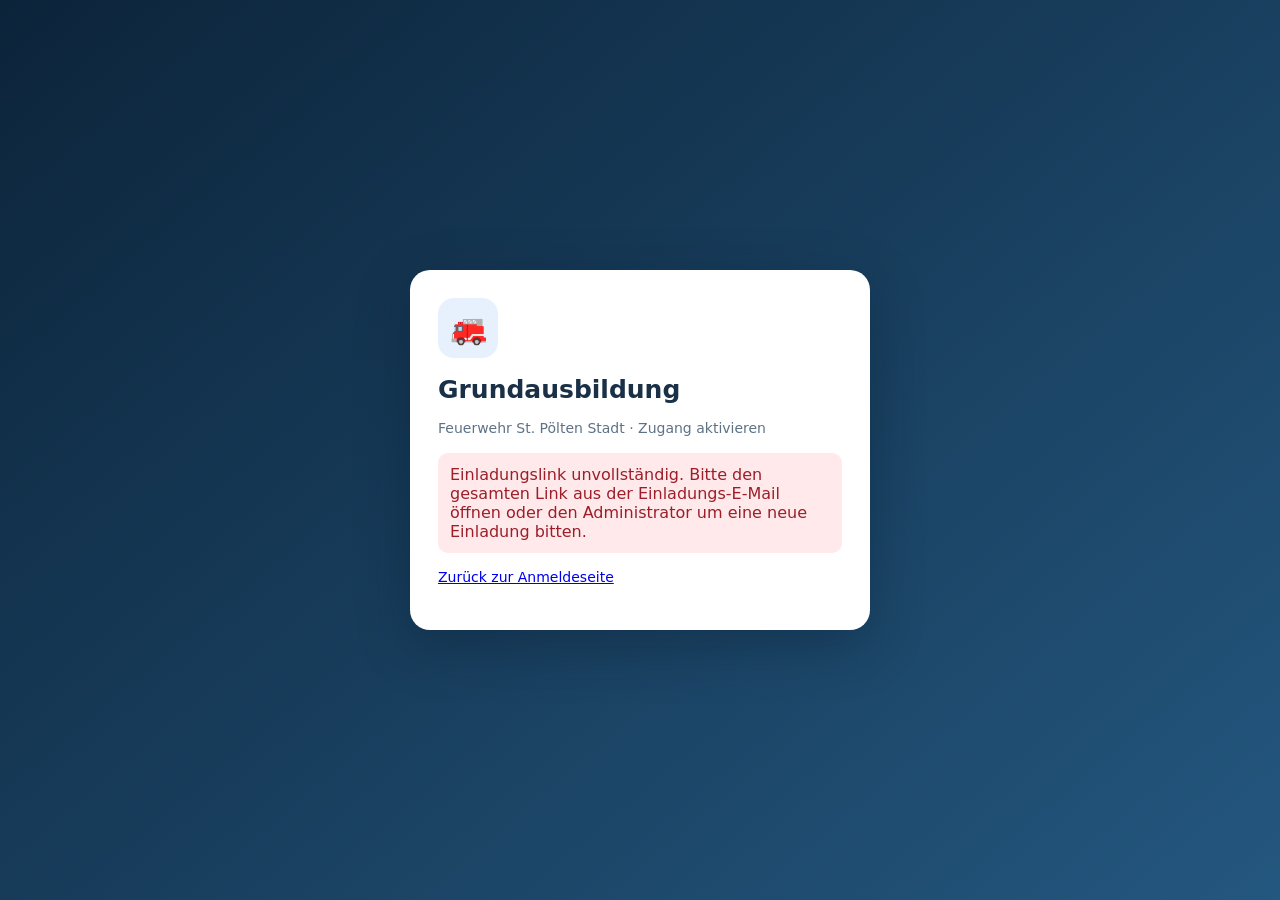
<file: einladung.html>
<!doctype html>
<html lang="de">
<head>
<meta charset="utf-8">
<meta name="viewport" content="width=device-width,initial-scale=1">
<meta name="theme-color" content="#10283f">
<meta name="referrer" content="no-referrer">
<title>Einladung annehmen · Grundausbildung</title>
<link rel="icon" href="./feuerwehrauto-safe-v2-192.png" type="image/png">
<link rel="manifest" href="./manifest.webmanifest">
<style>
*{box-sizing:border-box}body{margin:0;min-height:100vh;background:linear-gradient(140deg,#0c243a,#24577f);font:16px system-ui,-apple-system,"Segoe UI",Arial,sans-serif;display:grid;place-items:center;padding:18px;color:#193047}
main{width:100%;max-width:460px;padding:28px;background:#fff;border-radius:20px;box-shadow:0 16px 54px #07172955}
.logo{font-size:30px;width:60px;height:60px;display:grid;place-items:center;background:#e7f1fd;border-radius:16px}
h1{font-size:25px;margin:17px 0 6px}p{line-height:1.5}.muted{color:#5e7286;font-size:14px}
label{display:block;font-weight:700;font-size:14px;margin:16px 0 6px}
input{width:100%;font:inherit;border:1px solid #cbd6e1;padding:12px;border-radius:10px}
input:focus{outline:2px solid #8dbff2;border-color:#2b77c7}
button,a.action{border:0;border-radius:10px;padding:12px 16px;font:inherit;font-weight:700;cursor:pointer;display:inline-block;text-decoration:none}
button.primary,a.action{background:#175eae;color:#fff}button:disabled{opacity:.7;cursor:wait}
button.secondary{background:#eaf0f6;color:#10283f}
.full{width:100%}.notice{padding:12px;background:#eaf3fb;border-radius:10px;font-size:14px}
.error{padding:12px;background:#ffe9eb;color:#9c1e29;border-radius:10px;margin:12px 0;white-space:pre-wrap}
.success{padding:12px;background:#e4f5eb;color:#145b39;border-radius:10px;margin:12px 0}
.hidden{display:none!important}.toggle{font-size:13px;display:flex;align-items:center;gap:6px;margin-top:10px}.toggle input{width:auto}
</style>
</head>
<body>
<main>
<div class="logo" aria-hidden="true">🚒</div>
<h1>Grundausbildung</h1>
<p class="muted">Feuerwehr St. Pölten Stadt · Zugang aktivieren</p>
<div id="loading" class="notice" role="status">Dein persönlicher Einladungslink wird geprüft …</div>
<div id="error" class="error hidden" role="alert"></div>
<div id="ready" class="hidden">
<p id="person" class="notice"></p>
<form id="setup">
<label for="password">Eigenes Passwort festlegen</label>
<input id="password" type="password" name="password" minlength="12" maxlength="256" required autocomplete="new-password" placeholder="Mindestens 12 Zeichen">
<label for="verify">Passwort wiederholen</label>
<input id="verify" type="password" name="verify" minlength="12" maxlength="256" required autocomplete="new-password">
<label class="toggle"><input id="show" type="checkbox"> Passwörter anzeigen</label>
<p class="muted">Wähle mindestens 12 Zeichen. Das Passwort wird nicht per E-Mail verschickt.</p>
<button id="submit" class="primary full" type="submit">Passwort festlegen und Zugang aktivieren</button>
</form>
</div>
<div id="done" class="hidden">
<div class="success">Dein Zugang wurde aktiviert. Du kannst dich jetzt mit deiner E-Mail-Adresse und deinem neuen Passwort anmelden.</div>
<a href="./" class="action full" style="text-align:center">Zur Anmeldung</a>
</div>
<p class="muted"><a href="./">Zurück zur Anmeldeseite</a></p>
</main>
<script src="./config.js"></script>
<script>
'use strict';
const $=id=>document.getElementById(id);
let invitationToken='';
const showError=msg=>{
 $('loading').classList.add('hidden');
 $('error').textContent=String(msg);
 $('error').classList.remove('hidden');
};
async function api(method,...args){
 const endpoint=String(window.GA_API_URL||'');
 if(!/^https:\/\/[a-z0-9.-]+(?:\/[\w./-]*)?$/i.test(endpoint))
  throw new Error('Die Serververbindung ist nicht eingerichtet. Bitte Administrator kontaktieren.');
 const controller=new AbortController(),timer=setTimeout(()=>controller.abort(),45000);
 try{
  const response=await fetch(endpoint,{method:'POST',mode:'cors',cache:'no-store',
   headers:{'Content-Type':'application/json'},body:JSON.stringify({method,args}),signal:controller.signal});
  const data=await response.json();
  if(!response.ok||!data.ok)throw new Error(data.error||'Serveranfrage fehlgeschlagen.');
  return data.value;
 }catch(error){
  if(error.name==='AbortError')throw new Error('Zeitüberschreitung bei der Verbindung. Bitte nochmals versuchen.');
  throw error;
 }finally{clearTimeout(timer);}
}
async function start(){
 const hash=new URLSearchParams(location.hash.slice(1));
 const query=new URLSearchParams(location.search.slice(1));
 invitationToken=hash.get('invite')||query.get('invite')||'';
 if(!/^[a-fA-F0-9]{64}$/.test(invitationToken)){
  showError('Einladungslink unvollständig. Bitte den gesamten Link aus der Einladungs-E-Mail öffnen oder den Administrator um eine neue Einladung bitten.');
  return;
 }
 // Entfernt einen etwaigen URL-Query-Token aus der Adressleiste.
 if(query.has('invite'))history.replaceState(null,'',location.pathname+'#invite='+encodeURIComponent(invitationToken));
 try{
  const person=await api('gaCheckInvite',invitationToken);
  const reset=person.Zuruecksetzen===true;
  document.title=(reset?'Passwort zurücksetzen':'Zugang aktivieren')+' · Grundausbildung';
  $('person').textContent='Hallo '+person.Name+'! '+(reset?'Du kannst für '+person.Email+' jetzt ein neues Passwort festlegen.':'Dein Zugang für '+person.Email+' ('+person.Rolle+') ist vorbereitet.');
  $('loading').classList.add('hidden');
  $('ready').classList.remove('hidden');
  $('password').focus();
 }catch(error){showError(error.message);}
}
$('show').addEventListener('change',()=>{
 const type=$('show').checked?'text':'password';
 $('password').type=type;$('verify').type=type;
});
$('setup').addEventListener('submit',async event=>{
 event.preventDefault();
 $('error').classList.add('hidden');
 const pass=$('password').value,repeat=$('verify').value;
 if(pass.length<12||pass.length>256){showError('Das Passwort muss 12 bis 256 Zeichen lang sein.');return;}
 if(pass!==repeat){showError('Die beiden Passwörter stimmen nicht überein.');return;}
 const btn=$('submit');btn.disabled=true;btn.textContent='Zugang wird aktiviert …';
 try{
  await api('gaAcceptInvite',invitationToken,pass);
  invitationToken='';
  history.replaceState(null,'',location.pathname);
  $('password').value='';$('verify').value='';
  $('ready').classList.add('hidden');$('error').classList.add('hidden');
  $('done').classList.remove('hidden');
 }catch(error){showError(error.message);}
 finally{btn.disabled=false;btn.textContent='Passwort festlegen und Zugang aktivieren';}
});
start();
</script>
</body>
</html>
</file>
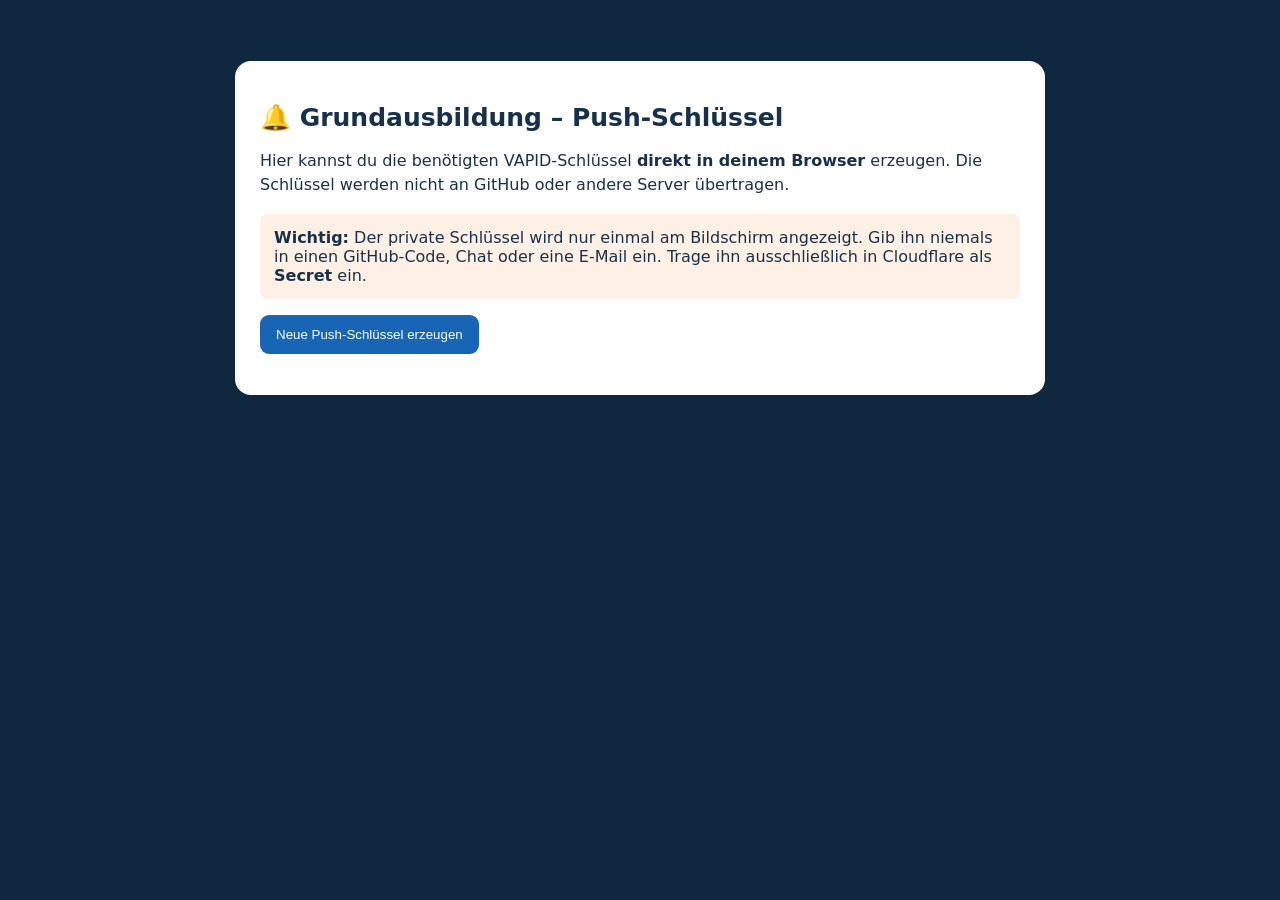
<file: push-einrichten.html>
<!doctype html>
<html lang="de"><head><meta charset="utf-8"><meta name="viewport" content="width=device-width,initial-scale=1">
<title>Grundausbildung – Push-Schlüssel lokal erzeugen</title>
<style>
body{font:16px system-ui,Arial;background:#10283f;color:#18314a;margin:0;padding:25px}
main{background:#fff;max-width:760px;margin:4vh auto;padding:25px;border-radius:16px}
h1{font-size:25px}p{line-height:1.55}label{display:block;font-weight:700;margin-top:16px}
textarea{width:100%;min-height:105px;font:12px monospace;padding:10px;box-sizing:border-box;border:1px solid #ccd7e2;border-radius:9px}
button{padding:12px 16px;border:0;border-radius:9px;background:#1765b4;color:#fff;cursor:pointer}
.warn{background:#fff0e5;padding:14px;border-radius:8px}
small{color:#52677a}
</style></head><body><main><h1>🔔 Grundausbildung – Push-Schlüssel</h1>
<p>Hier kannst du die benötigten VAPID-Schlüssel <strong>direkt in deinem Browser</strong> erzeugen. Die Schlüssel werden nicht an GitHub oder andere Server übertragen.</p>
<div class="warn"><strong>Wichtig:</strong> Der private Schlüssel wird nur einmal am Bildschirm angezeigt. Gib ihn niemals in einen GitHub-Code, Chat oder eine E-Mail ein. Trage ihn ausschließlich in Cloudflare als <strong>Secret</strong> ein.</div>
<p><button id="go">Neue Push-Schlüssel erzeugen</button></p>
<div id="result" hidden>
<label>1. VAPID_PUBLIC_KEY (Cloudflare: Text-Variable)</label><textarea id="public" readonly></textarea>
<label>2. VAPID_PRIVATE_JWK (Cloudflare: Secret)</label><textarea id="private" readonly></textarea>
<label>3. VAPID_SUBJECT (Cloudflare: Text-Variable)</label><p>Eintragen als <code>mailto:deine-arbeitsmail@domain.at</code> (mit deiner tatsächlichen E-Mail-Adresse).</p>
<p><small>Die öffentliche und private VAPID-Angabe gehören zum selben Schlüsselpaar. Bei einem späteren Wechsel müssen sich Geräte neu anmelden.</small></p>
</div>
<script>
const $=id=>document.getElementById(id);
function b64(bytes){let text='';for(const b of bytes)text+=String.fromCharCode(b);return btoa(text).replace(/\+/g,'-').replace(/\//g,'_').replace(/=/g,'')}
$('go').onclick=async()=>{
 if(!window.crypto?.subtle){alert('Für die Schlüsselerstellung ist HTTPS erforderlich.');return}
 const pair=await crypto.subtle.generateKey({name:'ECDSA',namedCurve:'P-256'},true,['sign','verify']);
 const publicRaw=new Uint8Array(await crypto.subtle.exportKey('raw',pair.publicKey));
 const jwk=await crypto.subtle.exportKey('jwk',pair.privateKey);
 const privateOnly={kty:jwk.kty,crv:jwk.crv,x:jwk.x,y:jwk.y,d:jwk.d};
 $('public').value=b64(publicRaw);$('private').value=JSON.stringify(privateOnly);
 $('result').hidden=false;
};
</script></main></body></html>
</file>
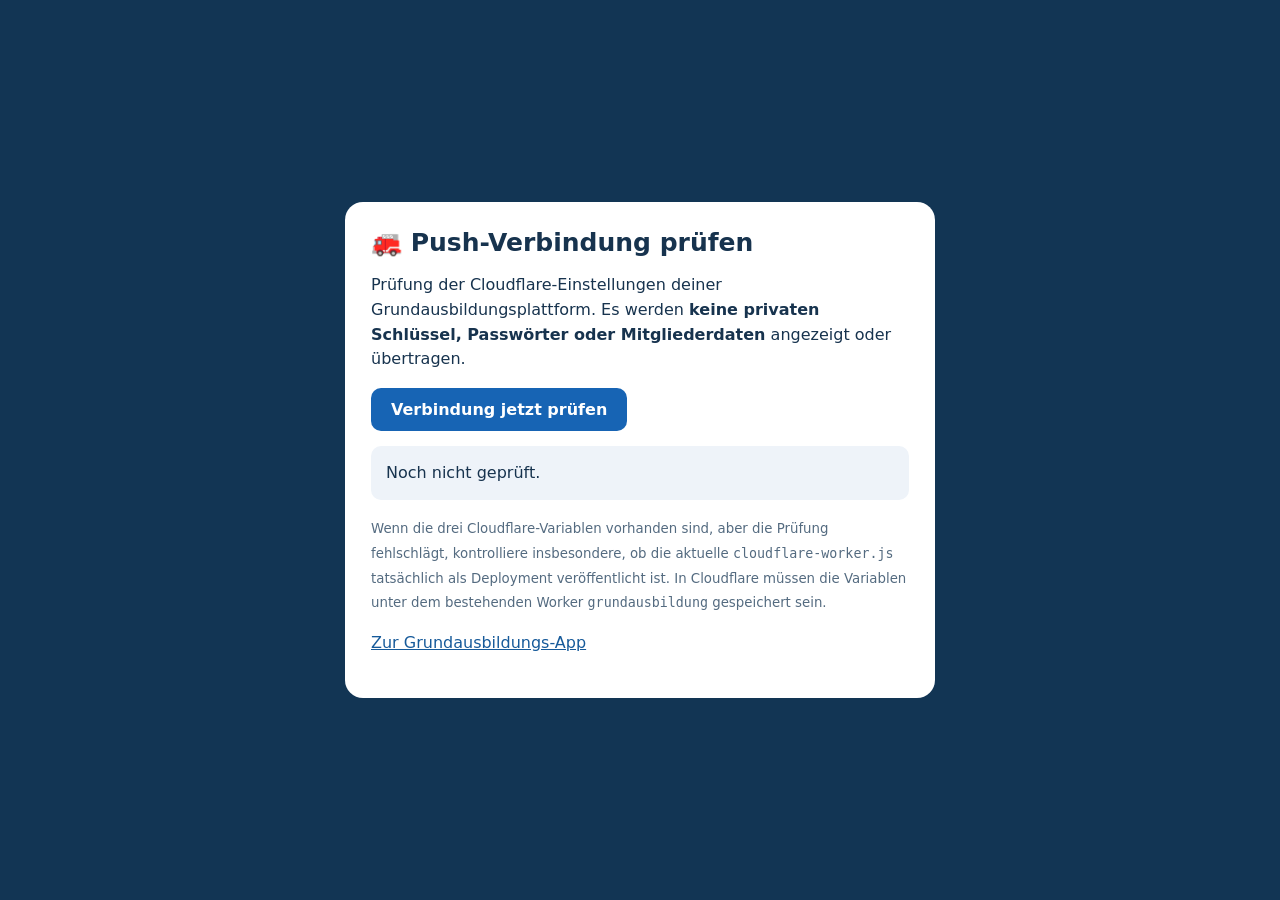
<file: push-status.html>
<!doctype html><html lang="de"><head><meta charset="utf-8"><meta name="viewport" content="width=device-width,initial-scale=1"><meta name="referrer" content="no-referrer"><title>Push-Status – Grundausbildung</title><style>
body{margin:0;padding:24px;min-height:100vh;box-sizing:border-box;display:grid;place-items:center;background:#123554;color:#17334e;font:16px system-ui,sans-serif}
main{background:white;width:min(100%,590px);border-radius:18px;padding:26px;box-sizing:border-box}h1{margin:0 0 12px;font-size:25px}p{line-height:1.55}button{border:0;border-radius:10px;background:#1764b4;color:#fff;padding:12px 20px;font:inherit;font-weight:700;cursor:pointer}
.status{padding:15px;border-radius:10px;background:#eef3f9;margin:15px 0;line-height:1.5;white-space:pre-wrap}.ok{background:#e7f6e9}.bad{background:#ffeded}
small{color:#546b80}a{color:#165a9a}
</style></head><body><main><h1>🚒 Push-Verbindung prüfen</h1>
<p>Prüfung der Cloudflare-Einstellungen deiner Grundausbildungsplattform. Es werden <b>keine privaten Schlüssel, Passwörter oder Mitgliederdaten</b> angezeigt oder übertragen.</p>
<button id="check">Verbindung jetzt prüfen</button>
<div id="status" class="status" role="status">Noch nicht geprüft.</div>
<p><small>Wenn die drei Cloudflare-Variablen vorhanden sind, aber die Prüfung fehlschlägt, kontrolliere insbesondere, ob die aktuelle <code>cloudflare-worker.js</code> tatsächlich als Deployment veröffentlicht ist. In Cloudflare müssen die Variablen unter dem bestehenden Worker <code>grundausbildung</code> gespeichert sein.</small></p>
<p><a href="./">Zur Grundausbildungs-App</a></p>
<script>
const box=document.getElementById('status');
document.getElementById('check').addEventListener('click',async()=>{
 const btn=document.getElementById('check');btn.disabled=true;box.className='status';box.textContent='Prüfung läuft …';
 try{
 const response=await fetch('https://grundausbildung.michael-mejtsky.workers.dev/',{
  method:'POST',mode:'cors',cache:'no-store',headers:{'Content-Type':'application/json'},
  body:JSON.stringify({method:'gaPushInfo',args:[]})
 });
 const data=await response.json();
 if(response.ok&&data.ok&&data.value?.configured===true){
   box.className='status ok';box.textContent='✅ Cloudflare erkennt die Push-Konfiguration!\nDie VAPID-Einstellungen sind vorhanden.\nNächster Schritt: In der App unter „Benachrichtigungen“ Push am Gerät aktivieren und Test-Push senden.';
 }else if(response.ok&&data.ok&&data.value?.configured===false){
   box.className='status bad';box.textContent='⚠️ Der veröffentlichte Worker meldet Push als nicht vollständig.\nPrüfe im Worker grundausbildung die Namen VAPID_PUBLIC_KEY, VAPID_PRIVATE_JWK und VAPID_SUBJECT sowie deren Werte und das letzte Deployment. GA_WORKER_SECRET unverändert lassen.';
 }else{
   box.className='status bad';box.textContent='❌ Der Worker antwortet, erkennt die Statusabfrage aber nicht wie erwartet.\nHTTP '+response.status+' – '+String(data.error||'Unbekannte Antwort').slice(0,220)+'\nMöglicherweise läuft noch eine ältere Worker-Version.';
 }
 }catch(e){
  box.className='status bad';box.textContent='❌ Verbindungstest fehlgeschlagen: '+String(e.message).slice(0,220)+'\nPrüfe die Worker-Domain, Verbindung und das Cloudflare-Deployment.';
 }finally{btn.disabled=false;}
});
</script></main></body></html>
</file>
<file: admin-ui.css>
/* Grundausbildung V1.7: kompakte Verwaltung mit mobiler Navigation */
.ga-admin-intro{border-radius:18px;padding:24px 26px;background:linear-gradient(112deg,#10283f,#1f5276);color:#fff;display:flex;align-items:center;justify-content:space-between;gap:15px;margin-bottom:17px}
.ga-admin-intro span:first-child{font-size:11px;letter-spacing:.12em;color:#c4e1f8;font-weight:750}
.ga-admin-intro h2{font-size:27px;margin:7px 0}.ga-admin-intro p{color:#dbeaf5;margin:0;max-width:620px}
.ga-dashboard-count{background:#ffffff25;border-radius:13px;padding:12px 14px;white-space:nowrap;font-weight:750}
.ga-kpis{display:grid;grid-template-columns:repeat(auto-fit,minmax(165px,1fr));gap:12px;margin:15px 0 20px}
.ga-kpi{background:white;border:1px solid #dce6ef;border-radius:15px;padding:17px;display:flex;flex-direction:column;gap:5px;min-height:109px}
.ga-kpi strong{font-size:31px;color:#152f47;line-height:1.1}.ga-kpi span{font-size:13px;font-weight:750}.ga-kpi small{font-size:11px;color:#657b8e}
.ga-action-grid{display:grid;grid-template-columns:repeat(auto-fit,minmax(185px,1fr));gap:10px}.ga-action-grid button{display:flex;justify-content:space-between;align-items:center;gap:7px;padding:15px 13px;border:1px solid #d7e4ef;border-radius:12px;background:#f8fbff;color:#174b73;text-align:left;font-weight:750}.ga-action-grid button:hover{background:#eaf3fb}
.ga-action-grid button span{font-size:11px;white-space:nowrap}.ga-admin-two{display:grid;grid-template-columns:1fr 1fr;gap:16px}.ga-admin-two .panel{margin-top:0}
.ga-dense-row{padding:12px 1px;border-bottom:1px solid #e5ecf3;display:flex;justify-content:space-between;align-items:center;gap:10px}.ga-dense-row:last-child{border:0}.ga-dense-row strong,.ga-dense-row small{display:block}.ga-dense-row small{font-size:12px;color:#6b8093;margin-top:5px}
.ga-page-heading{display:flex;justify-content:space-between;gap:20px;align-items:center;margin-bottom:12px}.ga-page-heading h2{font-size:25px;margin:0}.ga-page-heading p{color:#637b91;margin:6px 0 0}
.ga-admin-toolbar{display:grid;grid-template-columns:1.5fr 1fr 1fr;gap:12px;margin-bottom:17px}.ga-admin-toolbar>div{min-width:0}.ga-admin-toolbar label{margin:3px 0 6px}
.ga-admin-split{display:grid;grid-template-columns:minmax(270px,.85fr) minmax(0,1.8fr);gap:14px;align-items:start}.ga-person-list{border:1px solid #dce7ef;border-radius:13px;overflow:hidden;max-height:75vh;overflow-y:auto}.ga-person-list>p{padding:0 13px}.ga-admin-person{display:flex;align-items:center;justify-content:space-between;text-align:left;gap:10px;width:100%;padding:13px 11px;background:#fff;border:0;border-bottom:1px solid #e4ebf3;color:#203b52}.ga-admin-person:hover,.ga-admin-person.selected{background:#eff6ff}.ga-admin-person strong{display:block;font-size:14px}.ga-admin-person small{display:block;color:#6f8497;font-size:11px;margin-top:4px}.ga-admin-person>span:first-child{flex:1;min-width:0}.ga-admin-person>.tag{white-space:nowrap}
.ga-person-detail{margin:0;min-width:0;padding:19px}.ga-person-detail h2{margin:3px 0 8px}.ga-person-detail .ga-status-line{margin:17px 0}.ga-admin-placeholder{text-align:center;padding:35px 18px;background:#f8fbfd;margin:0}.ga-admin-placeholder h2{font-size:18px}.ga-admin-bottom{margin-top:12px}
.ga-task-form{display:grid;grid-template-columns:1.4fr 135px minmax(130px,1.5fr) auto;gap:10px;align-items:end;padding:13px 0;border-bottom:1px solid #e0eaf2}.ga-task-form strong{display:block;font-size:14px}.ga-task-form small{display:block;color:#697f92;margin-top:4px}.ga-task-form label{margin:0 0 5px}.ga-task-form button{align-self:end;margin-bottom:1px}
.ga-qual-approval{background:#eef7ff;border:1px solid #c8e1fa;border-radius:13px;padding:13px 15px;margin-bottom:13px}.ga-qual-approval label{margin:0}.ga-qual-approval p{margin:9px 0 0}.ga-alert{background:#fff7e7;color:#775015;border-left:4px solid #d69a3d;border-radius:9px;padding:11px 13px;margin:10px 0;font-size:13px}
.ga-dim{padding:12px;color:#70869a;font-size:13px}.ga-requirement-row{display:flex;align-items:center;gap:13px;border-bottom:1px solid #e8eef4;padding:7px 0}.ga-requirement-row strong{flex:1}.ga-requirement-row label{font-size:12px}
.ga-member-list{border:1px solid #dce7ef;border-radius:13px;overflow:hidden}.ga-member-row{display:grid;grid-template-columns:minmax(170px,1.2fr) auto auto minmax(170px,1.6fr);gap:15px;padding:13px 15px;align-items:center;border-bottom:1px solid #e5edf4}.ga-member-row strong{display:block}.ga-member-row small{display:block;font-size:11px;color:#6b8092;margin-top:5px}.ga-row-actions{display:flex;justify-content:flex-end;gap:5px;flex-wrap:wrap}.ga-row-actions .smallbtn{padding:7px 8px}.ga-member-form{border-color:#afcfe9;box-shadow:0 4px 14px #1d456412}
.ga-nav-group{margin-bottom:14px}.ga-nav-heading{text-transform:uppercase;letter-spacing:.11em;color:#91b4d1;font-size:10px;font-weight:800;padding:12px 11px 6px}.ga-nav-group button{display:block}.ga-sidebar-toggle,.ga-nav-backdrop{display:none}
@media(max-width:1100px){.ga-admin-two{grid-template-columns:1fr}.ga-admin-split{grid-template-columns:minmax(220px,.9fr) minmax(0,1.4fr)}.ga-member-row{grid-template-columns:minmax(135px,1fr) auto minmax(160px,1.7fr)}.ga-member-row>span.small{display:none}.ga-task-form{grid-template-columns:1fr 125px}.ga-task-form>button{justify-self:end}}
@media(max-width:840px){
 .ga-sidebar-toggle{display:inline-flex;align-items:center;gap:7px;background:#e8f2fb;border:0;border-radius:10px;padding:10px 12px;color:#143f61;font-weight:800;cursor:pointer}
 .sidebar{position:fixed!important;top:0!important;left:0;width:min(310px,83vw);height:100vh!important;z-index:60;transform:translateX(-105%);transition:transform .2s ease;padding:18px 13px!important;overflow:auto!important;box-shadow:0 15px 45px #101c3244}
 body.ga-nav-open .sidebar{transform:translateX(0)}
 .ga-nav-backdrop{display:none;position:fixed;inset:0;background:#0a203b84;z-index:59}
 body.ga-nav-open .ga-nav-backdrop{display:block}
 .menu{display:block!important;overflow:visible!important}.menu button{display:block!important;width:100%!important;white-space:normal!important}
 .sidebar-user{display:block!important}.main{padding:15px 13px!important}
 .top{flex-wrap:wrap;gap:10px}.ga-admin-intro{padding:20px;flex-direction:column;align-items:flex-start}.ga-admin-intro h2{font-size:24px}
 .ga-admin-split{grid-template-columns:1fr}.ga-admin-toolbar{grid-template-columns:1fr 1fr}
 .ga-admin-toolbar>div:first-child{grid-column:1/-1}.ga-person-list{max-height:300px}.ga-page-heading h2{font-size:22px}
 .ga-member-row{grid-template-columns:1fr auto}.ga-member-row>.tag{justify-self:end}.ga-row-actions{grid-column:1/-1;justify-content:flex-start}
}
@media(max-width:520px){.ga-admin-toolbar{grid-template-columns:1fr}.ga-admin-toolbar>div:first-child{grid-column:auto}.ga-task-form{grid-template-columns:1fr}.ga-task-form button{width:100%}.ga-admin-two{display:block}.ga-page-heading{align-items:flex-start}.ga-page-heading>.primary{max-width:150px}.ga-kpis{grid-template-columns:repeat(2,minmax(0,1fr))}.ga-kpi strong{font-size:26px}}

/* V1.8 – Zugang & Rollenverwaltung */
.ga-forgot-panel{margin-top:13px;border:1px solid #d4e3ef;border-radius:12px;padding:12px 14px;background:#f7fbff}
.ga-forgot-panel summary{cursor:pointer;color:#15558a;font-weight:750}
.ga-forgot-panel form{margin-top:12px}
.ga-forgot-panel input{margin:7px 0 10px}
.ga-forgot-panel .secondary{margin-top:10px}
.ga-account-reset{margin-top:18px;padding-top:15px;border-top:1px solid #dce6ef}
.ga-account-reset h3{margin:0 0 7px}
.ga-account-reset .secondary{margin-top:8px}
.ga-person-detail form[data-form="roleChange"]{margin-top:15px}


/* QUIZ-STUDIO · V2 – responsive authoring and private local preview */
.q-studio{max-width:1120px;margin-inline:auto;padding:0!important;overflow:hidden}
.q-studio-hero{display:flex;justify-content:space-between;align-items:flex-start;gap:24px;padding:27px 28px;background:linear-gradient(120deg,#122b44,#1d5b8d);color:#fff}
.q-studio-hero .ga-eyebrow{color:#b6daf7}
.q-studio-hero h2{margin:0 0 9px;font-size:26px;color:#fff}
.q-studio-hero p{max-width:680px;margin:0;color:#dbeaf6;line-height:1.5}
.q-studio-hero .secondary{background:#fff;color:#153953;border-color:#ffffff84;white-space:nowrap}
.q-studio>form,.q-studio>.q-draft-note{padding:0 25px}
.q-studio-settings{background:#f6faff;border:1px solid #d9e6f2;padding:19px;border-radius:15px;margin:22px 0}
.q-studio-settings h3{margin:0;font-size:18px}
.q-studio-settings-top{display:flex;align-items:center;justify-content:space-between;gap:12px}
.q-checkboxes{display:flex;gap:20px;flex-wrap:wrap;margin:16px 0}
.q-checkboxes .inline-check{background:#fff;padding:10px 12px;border:1px solid #d5e4f0;border-radius:10px;font-size:14px}
.q-setting-grid{display:grid;grid-template-columns:repeat(3,minmax(0,1fr));gap:12px}
.q-setting-grid label{font-size:13px;font-weight:700;margin:0}
.q-setting-grid input{margin-top:6px}
.q-editor-head{display:flex;justify-content:space-between;align-items:center;gap:16px;margin:18px 0 9px}
.q-editor-head h3{margin:0 0 3px;font-size:21px}
.q-editor-head p{margin:0;color:#697f95;font-size:13px}
.q-editor-actions{display:flex;gap:8px;flex-wrap:wrap}
.q-count{display:inline-flex;align-items:center;justify-content:center;background:#e3eff8;color:#1b5d92;border-radius:99px;font-size:15px;min-width:27px;padding:3px 6px}
.q-editor-meter{height:8px;border-radius:99px;background:#dfebf5;overflow:hidden}
.q-editor-meter>span{display:block;height:100%;border-radius:99px;background:#26a67d;transition:width .2s}
.q-draft-note{color:#536d80;font-size:12px;line-height:1.6;margin:12px 0 20px}
.q-draft-note>span{color:#2aa078}
.q-editor-list{display:flex;flex-direction:column;gap:12px}
.q-author-card{border:1px solid #d9e5f0;background:#fff;border-radius:14px;overflow:hidden;box-shadow:0 2px 7px #153a570a}
.q-author-card[open]{border-color:#a7c7e7;box-shadow:0 6px 17px #153a5714}
.q-author-summary{list-style:none;cursor:pointer;display:flex;align-items:center;gap:12px;padding:16px 17px}
.q-author-summary::-webkit-details-marker{display:none}
.q-author-summary:after{content:"⌄";font-size:22px;color:#7591a7}
.q-author-card[open] .q-author-summary{border-bottom:1px solid #e6edf4}
.q-author-card[open] .q-author-summary:after{content:"⌃"}
.q-number{width:36px;height:36px;border-radius:11px;display:grid;place-items:center;background:#e9f3fd;color:#236099;font-size:13px;font-weight:800;flex:0 0 auto}
.q-author-title{flex:1;min-width:0}
.q-author-title strong{display:block;font-size:15px;overflow-wrap:anywhere}
.q-author-title small{display:block;color:#718698;margin-top:4px;font-size:12px}
.q-status{font-size:11px;font-weight:750;border-radius:99px;padding:6px 9px;white-space:nowrap}
.q-status-ok{background:#e9f8f0;color:#19764f}
.q-status-warn{background:#fff4e4;color:#946215}
.q-author-body{padding:16px}
.q-item-toolbar{display:flex;flex-wrap:wrap;gap:7px;justify-content:flex-end;margin-bottom:15px}
.q-item-toolbar .smallbtn{font-size:12px}
.q-remove{color:#a34548!important}
.q-author-fields>label{display:block;font-size:13px;font-weight:750;margin:0 0 15px}
.q-author-fields textarea,.q-author-fields input,.q-author-fields select{margin-top:6px}
.q-author-fields textarea[name=qtext]{min-height:78px;resize:vertical}
.q-answers{display:grid;gap:8px}
.q-answers>p{margin:0 0 4px}
.q-answer-edit{display:flex;align-items:center;gap:10px;padding:10px 11px;border-radius:11px;background:#f8fbff;border:1px solid #e0eaf4;min-width:0;margin:0}
.q-answer-edit:has(input[data-qcorrect]:checked){background:#effaf4;border-color:#9cc9b1}
.q-answer-letter{display:grid;place-items:center;border-radius:9px;background:#e4eef8;color:#286293;min-width:32px;height:32px;font-weight:850;font-size:13px}
.q-answer-edit input[data-qanswer]{flex:1;min-width:80px;margin:0;background:#fff}
.q-correct-label{display:flex;gap:6px;align-items:center;white-space:nowrap;font-size:12px;color:#376350;font-weight:750}
.q-correct-label input{width:17px;height:17px;margin:0}
.q-matching{display:grid;gap:9px}
.q-match-head{display:grid;grid-template-columns:1fr 1fr 28px;gap:8px;font-weight:800;font-size:12px;color:#718597}
.q-match-row{display:grid;grid-template-columns:1fr 1fr 28px;gap:8px;align-items:center}
.q-match-row input{margin:0;min-width:0}
.q-iconbtn{border:0;background:#feecee;color:#a44444;font-size:21px;border-radius:7px;min-width:28px;height:32px}
.q-validation-hint{background:#fff8e9;border-left:3px solid #d9a344;color:#855b22;padding:9px 11px;border-radius:7px;font-size:12px;margin:14px 0 0}
.q-invalid{border-color:#db8c72!important}
.q-studio-footer{display:flex;gap:11px;justify-content:flex-end;flex-wrap:wrap;padding:19px 0;margin-top:20px;border-top:1px solid #e0e9f1}
.q-studio-footer .primary{font-weight:750}
.q-preview-question{border:1px solid #dce6f0;border-radius:14px;padding:20px;margin:18px 0}
.q-preview-question h3{font-size:18px;margin:11px 0 19px}
.q-preview-choice{display:flex;align-items:center;gap:12px;padding:12px 13px;border:1px solid #dfe8f2;border-radius:10px;margin:8px 0;cursor:pointer}
.q-preview-choice:has(input:checked){background:#eaf5ff;border-color:#8bb5d6}
.q-preview-choice input{margin:0;min-width:17px;height:17px}
.q-preview-matches{display:grid;gap:10px}
.q-preview-matches label{display:grid;grid-template-columns:1fr 1fr;align-items:center;gap:15px}
.q-preview-matches select{margin:0}
.q-solution{padding:12px;border-radius:10px;background:#eff9f4;color:#1b6747;font-size:14px;margin-top:15px}
.q-preview-result{margin:20px 25px 5px;padding:19px 21px;border-radius:14px;border:1px solid #bdd9e9;background:#f0f8ff}
.q-preview-result>span{font-size:12px;color:#52718b;text-transform:uppercase;letter-spacing:.1em}
.q-preview-result strong{font-size:38px;display:block;color:#174f7e;margin-top:4px}
.q-preview-result p{margin:4px 0;font-size:14px}
.q-course-status{display:flex;gap:7px;flex-wrap:wrap;align-items:center}
.q-course-status .tag{white-space:normal}
@media(max-width:760px){
 .q-studio-hero{padding:21px;flex-direction:column;gap:13px}
 .q-studio>form{padding:0 14px}
 .q-setting-grid{grid-template-columns:1fr}
 .q-editor-head{flex-direction:column;align-items:flex-start}
 .q-editor-actions{width:100%;justify-content:flex-start}
 .q-editor-actions button{flex:1}
 .q-author-summary{padding:13px 11px;gap:8px}
 .q-author-body{padding:12px}
 .q-status{font-size:10px}
 .q-answer-edit{flex-wrap:wrap}
 .q-answer-edit input[data-qanswer]{flex-basis:calc(100% - 55px)}
 .q-correct-label{margin-left:auto}
 .q-item-toolbar{justify-content:flex-start}
 .q-preview-question{padding:14px}
 .q-preview-matches label{grid-template-columns:1fr;gap:5px}
 .q-studio-footer{justify-content:stretch}
 .q-studio-footer button{flex:1}
 .q-preview-result{margin:15px}
}

/* Positiver Kursabschluss vs. noch offenes Pflichtquiz */
.q-attendance-person{display:flex;align-items:center;justify-content:space-between;gap:12px;flex-wrap:wrap;padding:10px 0;border-bottom:1px solid #e5edf3}
.q-attendance-person>.inline-check{margin:0}
.q-course-status{max-width:100%;line-height:1.35}
.q-course-status .tag{display:inline-flex;align-items:center;white-space:normal}
@media(max-width:700px){.q-attendance-person{align-items:flex-start;flex-direction:column}.q-course-status .tag{font-size:12px}}

/* Ausbilderrechte: große, gruppierte Kontenliste statt unsortierter Rechteformulare */
.ga-rights-list{margin-top:18px}
.ga-rights-account{background:#fff;border:1px solid #dde8f2;border-radius:13px}
.ga-rights-account>summary{display:flex;align-items:center;justify-content:space-between;gap:12px;cursor:pointer;padding:15px 18px}
.ga-rights-account[open]>summary{background:#f2f8fe;border-bottom:1px solid #dde8f2}
.ga-rights-sub{display:block;font-weight:450;font-size:12px;color:#657d91;margin-top:5px}
.ga-rights-account .ga-fold-body{padding:16px 18px}
.ga-rights-grid{display:grid;grid-template-columns:repeat(2,minmax(0,1fr));gap:11px 16px;margin:14px 0}
.ga-rights-grid>.inline-check{padding:11px;background:#f7fafc;border:1px solid #e3eaf1;border-radius:9px;margin:0;font-size:13px;line-height:1.4}
.ga-rights-grid input[type=checkbox]{flex:0 0 auto}
@media(max-width:780px){.ga-rights-grid{grid-template-columns:1fr}.ga-rights-account>summary{align-items:flex-start;flex-direction:column}}


/* Quiz option layout V2.1: radio buttons must NOT inherit full-width input styles. */
/* Three anchored columns prevent circles from drifting into the middle and text to the right. */
.q-preview-choice,
.q-quiz-choice,
.ga-quiz-exam .q-preview-choice {
  display:grid;
  grid-template-columns: 32px 21px minmax(0, 1fr);
  column-gap:13px;
  align-items:center;
  min-height:58px;
  width:100%;
  margin:8px 0;
  padding:11px 15px;
  text-align:left;
  border:1px solid #dce6ef;
  border-radius:12px;
  background:#fff;
  color:#163b59;
  font-size:14px;
  font-weight:600;
  line-height:1.5;
  cursor:pointer;
  box-sizing:border-box;
}
.q-preview-choice:hover,
.q-quiz-choice:hover {background:#f5faff;border-color:#b7d1e8;}
.q-preview-choice:has(input:checked),
.q-quiz-choice:has(input:checked) {
  background:#eaf5ff;
  border-color:#4c90ca;
  box-shadow:inset 0 0 0 1px #4c90ca;
}
.q-choice-letter{
  width:32px;
  height:32px;
  display:flex;
  align-items:center;
  justify-content:center;
  border-radius:9px;
  background:#eaf1f8;
  color:#356583;
  font-weight:800;
  font-size:13px;
}
.q-preview-choice:has(input:checked) .q-choice-letter{
  color:#fff;
  background:#276a9c;
}
.q-preview-choice input[type="radio"],
.q-preview-choice input[type="checkbox"],
.ga-quiz-exam .q-preview-choice input[type="radio"],
.ga-quiz-exam .q-preview-choice input[type="checkbox"] {
  display:block;
  position:static;
  margin:0;
  padding:0;
  width:20px;
  height:20px;
  min-width:20px;
  max-width:20px;
  flex:0 0 20px;
  justify-self:center;
  align-self:center;
  accent-color:#1768a2;
  cursor:pointer;
}
.q-choice-text{
  min-width:0;
  max-width:100%;
  display:block;
  overflow-wrap:anywhere;
  white-space:normal;
  text-align:left;
  color:#1c3c57;
}
.q-question-count {
  display:block;
  font-size:12px;
  letter-spacing:.02em;
  font-weight:800;
  color:#4c7697;
}
.q-preview-question,
.ga-q-card{
  padding:22px;
  border-radius:16px;
  background:#fff;
  border:1px solid #d9e5f0;
}
.q-preview-question h3,
.ga-q-card h3{
  color:#17344f;
  font-size:17px;
  font-weight:750;
  line-height:1.5;
  margin:9px 0 16px;
  max-width:95ch;
}
.q-preview-matches{
  display:grid;
  gap:10px;
}
.q-preview-matches .q-match-choice,
.q-preview-matches label{
  display:grid;
  grid-template-columns:minmax(0,1fr) minmax(0,1fr);
  align-items:center;
  gap:16px;
  padding:11px 14px;
  border-radius:11px;
  border:1px solid #dce6ef;
  background:#f8fbfe;
  margin:0;
}
.q-preview-matches .q-match-prompt{font-weight:650;text-align:left;overflow-wrap:anywhere;}
.q-preview-matches select{min-width:0;width:100%;margin:0}
.q-quiz-choice input:focus-visible,
.q-preview-choice input:focus-visible{outline:3px solid #8cc5ef;outline-offset:3px;}
.q-quiz-choice:has(input:disabled),
.q-preview-choice:has(input:disabled){cursor:default;opacity:1;}
@media(max-width:650px){
  .q-preview-question,.ga-q-card{padding:15px 12px;margin:13px 0}
  .q-preview-choice,.q-quiz-choice,.ga-quiz-exam .q-preview-choice{
    grid-template-columns:26px 20px minmax(0,1fr);
    column-gap:9px;
    padding:11px 10px;
    font-size:13px;
    min-height:54px;
  }
  .q-choice-letter{width:26px;height:28px}
  .q-preview-matches .q-match-choice,.q-preview-matches label{grid-template-columns:1fr;gap:7px}
  .q-preview-question h3,.ga-q-card h3{font-size:16px}
}

/* Dedicated external mandatory-course confirmation */
.ga-external-link{display:flex;justify-content:space-between;align-items:center;gap:18px;border-left:4px solid #2d6f9e;margin:16px 0;background:#f5faff}
.ga-external-link h3{font-size:18px;margin:0 0 7px}
.ga-external-link p{font-size:13px;line-height:1.5;color:#557189;margin:0}
.ga-external-link button{white-space:nowrap}
.ga-abschnitt-head{margin:18px 0 12px;background:#f2f8fe;border-radius:11px;padding:15px}
.ga-abschnitt-head h3{font-size:17px;margin:0 0 7px}
.ga-abschnitt-head p{margin:0}
.ga-external-block{border:1px solid #d9e5ef;margin-bottom:12px;border-radius:13px;background:#fff}
.ga-external-block>summary{display:flex;align-items:center;justify-content:space-between;gap:10px;padding:14px 16px;cursor:pointer}
.ga-external-block[open]>summary{border-bottom:1px solid #d9e5ef;background:#f6fbff}
.ga-external-block .ga-fold-body{padding:15px}
@media(max-width:750px){.ga-external-link{flex-direction:column;align-items:stretch}.ga-external-link button{width:100%}}


/* Ausbildungstermine, Teilnehmer-/Ausbilderstunden und Fahrzeugkilometer – FDISK */
.ga-training-status{display:flex;align-items:center;gap:10px;flex-wrap:wrap;background:#f4f9fd;border:1px solid #dce7f0;border-radius:13px;padding:12px 16px;margin:14px 0}
.ga-training-status>span:nth-child(2){font-size:13px;color:#60798c;flex:1}
.ga-training-status .secondary{margin-left:auto}
.ga-training-step{display:inline-grid;place-items:center;width:31px;height:31px;border-radius:10px;background:#deebf7;color:#255e89;font-weight:850;margin-right:9px;font-size:15px}
.ga-training-form>.panel{margin:14px 0}
.ga-training-form>.panel>h3{font-size:19px;margin:0 0 11px;display:flex;align-items:center}
.ga-training-time-grid{display:grid;grid-template-columns:repeat(2,minmax(0,1fr));gap:17px}
.ga-training-time-grid>label{font-size:14px;font-weight:750}
.ga-training-time-entry{display:flex;align-items:center;gap:8px;margin-top:7px}
.ga-training-time-entry input{flex:1;min-width:0;margin:0}
.ga-training-time-entry button{white-space:nowrap}
.ga-training-duration{margin:15px 0 0;padding:13px;border-radius:11px;background:#edf8f3;color:#175c43;font-weight:800}
.ga-attendance-list{display:grid;grid-template-columns:repeat(auto-fit,minmax(230px,1fr));gap:9px}
.ga-attendance-choice{display:flex;align-items:center;gap:10px;background:#f8fbfe;border:1px solid #dce7ef;padding:11px 12px;border-radius:11px;font-size:13px;font-weight:650;margin:0;cursor:pointer;min-width:0}
.ga-attendance-choice:has(input:checked){background:#eff9f3;border-color:#91c9ad}
.ga-attendance-choice input[type="checkbox"]{width:19px!important;height:19px!important;flex:0 0 19px;margin:0!important;accent-color:#18885e}
.ga-attendance-choice span{min-width:0;overflow-wrap:anywhere}
.ga-training-count{margin:14px 0 0;font-size:13px;color:#45647b;font-weight:550}
.ga-training-count strong{font-size:19px;color:#1b4f78}
.ga-vehicle-row{display:grid;grid-template-columns:minmax(175px,1.6fr) minmax(145px,1fr) 38px;gap:12px;align-items:end;padding:12px;border:1px solid #e1eaf3;border-radius:12px;background:#f8fbfe;margin-bottom:8px}
.ga-vehicle-row>label{font-size:13px;font-weight:750;margin:0}
.ga-vehicle-row input{width:100%;margin:6px 0 0}
.ga-vehicle-remove{width:36px;height:38px;font-size:22px;display:grid;place-items:center;line-height:1;padding:0!important;color:#984245!important}
.ga-training-summary{background:#f2f8ff;border:1px solid #cbdff1;border-radius:12px;padding:15px;margin:14px 0}
.ga-training-summary>strong{font-size:15px;color:#1d527a;display:block;margin-bottom:10px}
.ga-training-summary-grid{display:grid;grid-template-columns:repeat(2,minmax(0,1fr));gap:9px;font-size:13px;color:#2e5570}
.ga-training-summary-grid span{padding:10px;background:#fff;border:1px solid #e1eaf3;border-radius:9px}
.ga-training-list{display:flex;flex-direction:column;gap:9px}
.ga-training-list-item{display:flex;align-items:center;gap:12px;padding:13px;border:1px solid #e2ebf3;background:#fff;border-radius:12px;min-width:0}
.ga-training-list-item>div:first-child{flex:1;min-width:0}
.ga-training-list-item strong{display:block;overflow-wrap:anywhere}
.ga-training-list-item p{margin:5px 0 0}
.ga-training-list-item button{white-space:nowrap}
.ga-training-report-card{border:1px solid #dbe7f1;border-radius:14px;background:#fff;padding:18px;margin:13px 0}
.ga-training-report-card h3{margin:0 0 7px;font-size:18px}
.ga-training-report-card .row{gap:14px;flex-wrap:wrap}
.ga-training-report-card .row>div{flex:1}
.ga-training-report-metrics{display:flex;flex-wrap:wrap;gap:8px;margin:14px 0}
.ga-training-report-metrics span{display:inline-flex;background:#eef6fb;border:1px solid #d8e8f2;padding:8px 11px;border-radius:10px;font-size:12px;font-weight:750;color:#2d5976}
.ga-training-report-card details>summary{cursor:pointer;font-size:13px;color:#285e83;font-weight:750}
.ga-training-report-card details .ga-training-list{margin-top:13px}
@media(max-width:810px){
 .ga-training-time-grid{grid-template-columns:1fr}
 .ga-vehicle-row{grid-template-columns:1fr minmax(110px,.65fr) 38px}
 .ga-attendance-list{grid-template-columns:1fr 1fr}
}
@media(max-width:520px){
 .ga-training-status{align-items:flex-start}
 .ga-training-time-entry button{padding:8px 10px}
 .ga-vehicle-row{grid-template-columns:minmax(0,1fr) 36px}
 .ga-vehicle-row>label:first-child{grid-column:1/-1}
 .ga-vehicle-row>label:nth-child(2){grid-column:1;grid-row:2}
 .ga-vehicle-row>.ga-vehicle-remove{grid-column:2;grid-row:2}
 .ga-attendance-list{grid-template-columns:1fr}
 .ga-training-summary-grid{grid-template-columns:1fr}
 .ga-training-list-item{flex-wrap:wrap}
 .ga-training-list-item>div:first-child{flex-basis:100%}
}


/* Course-first workflow, expandable closing report and independent activities */
.ga-course-top{display:flex;flex-wrap:wrap;gap:12px;align-items:center;padding:13px 16px;margin:12px 0 18px;border:1px solid #dce7f1;background:#f7fbff;border-radius:12px;font-size:12px;color:#3c6582}
.ga-course-top .tag{font-size:12px}
.ga-course-section{border:1px solid #d6e3ef;border-radius:15px;background:#fff;margin-bottom:15px;overflow:hidden}
.ga-course-section[open]{border-color:#9ec5e4;box-shadow:0 5px 16px #17446310}
.ga-course-section>summary{display:flex;align-items:center;gap:13px;padding:17px;cursor:pointer;list-style:none}
.ga-course-section>summary::-webkit-details-marker{display:none}
.ga-course-section>summary:after{content:"⌄";font-size:22px;color:#668eaa}
.ga-course-section[open]>summary:after{content:"⌃"}
.ga-course-section>summary>span:nth-child(2){flex:1}
.ga-course-section>summary strong{display:block;font-size:18px;color:#183e5a}
.ga-course-section>summary small{display:block;font-size:12px;color:#648196;margin-top:5px}
.ga-course-section-icon{width:37px;height:37px;flex:0 0 37px;display:grid;place-items:center;background:#e5f1fb;color:#20608d;border-radius:12px;font-weight:850;font-size:18px}
.ga-course-section-body{padding:20px;border-top:1px solid #e1eaf3}
.ga-course-links{border-left:3px solid #2c7db2;padding:12px 16px;margin:0 0 15px;background:#f1f9ff;border-radius:7px}
.ga-course-links h3{margin:0 0 8px;font-size:16px}
.ga-course-links li{padding:4px 0;overflow-wrap:anywhere}
.ga-course-text{white-space:pre-wrap;line-height:1.65;font-size:14px;color:#24465f;overflow-wrap:anywhere;padding:12px 3px}
.ga-subsection{border:1px solid #e0e9f2;background:#fbfdff;border-radius:11px;margin:10px 0;overflow:hidden}
.ga-subsection>summary{padding:13px 15px;cursor:pointer;font-weight:750;color:#235574;display:flex;justify-content:space-between;align-items:center;gap:10px}
.ga-subsection>summary .ga-inline-count{display:inline-flex;justify-content:center;padding:4px 7px;min-width:23px;background:#e1edf7;color:#2a628b;border-radius:30px}
.ga-subsection>.ga-attendance-list,.ga-subsection>textarea,.ga-subsection>p{margin:0 13px 14px}
.ga-training-continue{display:flex;justify-content:flex-end;margin-top:16px}
.ga-training-fieldset{border-bottom:1px solid #e3eaf2;padding:12px 0 19px;margin-bottom:10px}
.ga-training-fieldset h3{font-size:16px;margin:4px 0 11px;color:#254b69}
.ga-training-vehicle-choice{display:flex;gap:12px;flex-wrap:wrap;margin:6px 0 12px}
.ga-training-vehicle-choice label{display:inline-flex;align-items:center;gap:9px;padding:11px 15px;border:1px solid #dce6ef;border-radius:11px;background:#f8fbff;cursor:pointer;font-weight:700;font-size:13px}
.ga-training-vehicle-choice label:has(input:checked){background:#eff8ff;border-color:#77b1dc;color:#1e5f90}
.ga-training-vehicle-choice input[type=radio]{width:19px!important;height:19px!important;margin:0!important;flex:0 0 19px}
#gaTrainingVehicleArea[hidden]{display:none!important}
.ga-training-finish-buttons{display:flex;gap:11px;justify-content:flex-end;flex-wrap:wrap;margin:18px 0}
.ga-training-finish-buttons button{min-height:42px}
.ga-free-editor>form{display:grid;gap:16px}
.ga-free-editor h3{margin:0 0 15px}
.ga-free-editor label{min-width:0}
.ga-training-time-grid input,.ga-training-time-grid select{width:100%;margin-top:5px}
@media(max-width:650px){
 .ga-course-section>summary{padding:13px 12px}
 .ga-course-section>summary strong{font-size:16px}
 .ga-course-section-body{padding:12px}
 .ga-course-top{font-size:11px}
 .ga-training-continue button,.ga-training-finish-buttons button{width:100%}
 .ga-training-finish-buttons{flex-direction:column}
}


/* PDF template connection diagnostic – explicitly identifies the deployed Apps Script version. */
.ga-pdf-check-panel{display:flex;flex-wrap:wrap;align-items:center;gap:12px 18px;border:1px solid #cbdce8;
 border-left:4px solid #2e719b;border-radius:13px;padding:15px 17px;margin:13px 0 19px;background:#f5faff}
.ga-pdf-check-text{flex:1;min-width:240px}
.ga-pdf-check-text strong{font-size:16px;color:#1c4a69}
.ga-pdf-check-text p{margin:5px 0 0;font-size:12px;color:#46657b;line-height:1.5}
.ga-pdf-check-text .ga-pdf-check-warning{color:#975a21;font-weight:750}
.ga-pdf-check-result{width:100%;margin:0;font-size:13px;color:#49677b;line-height:1.5}
.ga-pdf-check-result:empty{display:none}
.ga-pdf-check-result.ok{background:#e7f8ee;border:1px solid #bce3cd;border-radius:8px;padding:10px;color:#165b3b}
.ga-pdf-check-result.warn{background:#fff3df;border:1px solid #eed6a7;border-radius:8px;padding:10px;color:#81571b}
.ga-pdf-check-panel>button{white-space:normal}
@media(max-width:660px){.ga-pdf-check-panel>button{width:100%}}


/* Bereichsgetrennte Organisatoransicht – Erweiterte Ausbildung */
.ga-organizer-cards{display:grid;grid-template-columns:repeat(2,minmax(0,1fr));gap:12px;margin:19px 0}
.ga-organizer-tile{display:flex;flex-direction:column;align-items:flex-start;gap:7px;min-height:96px;
 padding:18px;border:1px solid #d6e5f0;border-radius:13px;background:#f5faff;text-align:left;color:#184969;cursor:pointer}
.ga-organizer-tile strong{font-size:15px;font-weight:800;line-height:1.4}
.ga-organizer-tile span{font-size:12px;line-height:1.5;color:#526f85}
.ga-organizer-tile:hover{background:#eaf4fc;border-color:#8bbddd}
.ga-organizer-roster{display:flex;flex-direction:column;gap:8px}
.ga-organizer-roster>div{display:flex;gap:12px;align-items:center;justify-content:space-between;flex-wrap:wrap;
 padding:13px 15px;border:1px solid #e1ebf3;border-radius:11px;background:#fcfdff}
.ga-organizer-roster b{font-size:14px;overflow-wrap:anywhere}
.ga-organizer-roster .tag{font-size:11px}
.ga-org-list-row{display:flex;justify-content:space-between;align-items:center;gap:16px;
 border-bottom:1px solid #e2eaf1;padding:11px 8px}
.ga-org-list-row strong{font-size:13px;color:#214a68}
.ga-org-list-row p{margin:4px 0 0;font-size:12px;color:#688397}
.ga-org-list-row button{white-space:nowrap}
.ga-org-qualification .ga-fold-body{padding:12px 16px}
.ga-org-gab{border-left:3px solid #2772a1}
.ga-org-question{padding:17px;border:1px solid #dce8f1;border-radius:12px;margin:13px 0;background:#fbfdff}
.ga-org-question h3{font-size:17px;margin:0 0 7px}
.ga-org-question textarea{display:block;width:100%;margin:11px 0}
[data-adv-msg][hidden]{display:none!important}
@media(max-width:700px){
 .ga-organizer-cards{grid-template-columns:1fr}
 .ga-organizer-roster>div{align-items:flex-start}
 .ga-org-list-row{flex-direction:column;align-items:flex-start}
}


/* Erweiterte Ausbildung – eigens abgegrenzter Organisatorbereich */
.ga-organizer-cards{display:grid;grid-template-columns:repeat(2,minmax(0,1fr));gap:14px;margin:18px 0}
.ga-organizer-tile{display:flex;flex-direction:column;align-items:flex-start;text-align:left;
  min-height:102px;gap:7px;padding:18px;border-radius:14px;border:1px solid #d5e4f0;
  background:linear-gradient(135deg,#f8fbff,#edf6fd);color:#244c69;cursor:pointer}
.ga-organizer-tile:hover{border-color:#85b4d7;background:#e9f5fd}
.ga-organizer-tile strong{font-size:16px;color:#173c58}
.ga-organizer-tile span{font-size:12px;line-height:1.6;color:#56758d}
.ga-organizer-roster{display:grid;gap:9px;margin-top:15px}
.ga-organizer-roster>div{display:flex;align-items:center;justify-content:space-between;gap:12px;
 padding:12px 15px;border-radius:11px;border:1px solid #e0eaf3;background:#f9fcff}
.ga-organizer-roster b{font-size:14px;overflow-wrap:anywhere}
.ga-organizer-roster .tag{flex:none}
@media(max-width:720px){.ga-organizer-cards{grid-template-columns:1fr}.ga-organizer-roster>div{align-items:flex-start;flex-direction:column}}

/* Persönliche Antworten in der erweiterten Ausbildung */
.ga-org-reply{margin:14px 0 5px;padding:13px;border:1px solid #dce7f0;border-radius:11px;background:#f6fbff;display:grid;gap:8px;max-width:650px}
.ga-org-reply label{display:block;font-size:12px;font-weight:700;color:#365a74}
.ga-org-reply input,.ga-org-reply textarea{display:block;margin:5px 0 0;width:100%;box-sizing:border-box}
.ga-org-reply button{justify-self:start}
@media(max-width:640px){.ga-org-reply button{width:100%}}


/* Push-Steuerung: je Mitglied ein klarer Block; Benachrichtigungsarten strikt untereinander. */
.ga-push-admin-list{display:grid;grid-template-columns:minmax(0,1fr);gap:16px;margin-top:18px}
.ga-push-user{display:flex;flex-direction:column;gap:0;min-width:0;padding:18px 20px;background:#fcfdff;border:1px solid #dce5ee;border-radius:14px}
.ga-push-user-head{display:flex;align-items:flex-start;justify-content:space-between;gap:14px;flex-wrap:wrap;padding-bottom:15px;border-bottom:1px solid #e1e9f1}
.ga-push-user-person{display:flex;flex-direction:column;gap:5px;min-width:0}
.ga-push-user-person strong{font-size:16px;color:#172f47;overflow-wrap:anywhere}
.ga-push-user-person>span{font-size:12px;color:#6b7e90}
.ga-push-user-status{display:flex;align-items:flex-end;flex-direction:column;gap:6px}
.ga-push-user-status .tag{white-space:nowrap}
.ga-push-user-status small{font-size:12px;color:#6b7e90}
.ga-push-options{display:grid;grid-template-columns:minmax(0,1fr);min-width:0;margin:15px 0 0;padding:0;border:0}
.ga-push-options legend{font-size:12px;font-weight:800;color:#47657c;padding:0 0 9px}
.ga-push-option{display:flex;align-items:center;gap:12px;min-height:44px;width:100%;margin:0;padding:11px 13px;border:1px solid #e0e9f2;background:white;font-size:14px;font-weight:650;cursor:pointer}
.ga-push-option+.ga-push-option{border-top:0}
.ga-push-option:first-of-type{border-radius:10px 10px 0 0}
.ga-push-option:last-of-type{border-radius:0 0 10px 10px}
.ga-push-option input[type=checkbox]{width:18px;height:18px;flex:0 0 18px;margin:0;accent-color:#1763ad}
.ga-push-option:hover{background:#f2f7fc}
.ga-push-user-footer{display:flex;justify-content:flex-end;margin-top:13px}
@media(max-width:600px){
 .ga-push-user{padding:15px}
 .ga-push-user-status{align-items:flex-start}
 .ga-push-user-footer button{width:100%}
}

/* Participant's private backend-data diagnostic (no third-party information) */
.ga-self-check{margin-top:16px}
.ga-self-check>summary{cursor:pointer;display:flex;flex-wrap:wrap;gap:7px 14px;align-items:center;justify-content:space-between}
.ga-self-check>summary strong{font-size:15px;color:#1e5275}
.ga-self-check-grid{display:grid;grid-template-columns:repeat(2,minmax(0,1fr));gap:9px;margin:14px 0}
.ga-self-check-grid>span{display:block;background:#f2f7fc;border:1px solid #deebf4;border-radius:9px;padding:9px 11px;font-size:12px}
#gaParticipantCheckFeedback{white-space:pre-wrap;overflow-wrap:anywhere;line-height:1.65;margin-top:12px}
@media(max-width:600px){.ga-self-check-grid{grid-template-columns:1fr}}

/* Stb.-Nr. direkt neben dem dokumentierten Ausbilder. */
.ga-report-trainer-row{display:grid;grid-template-columns:minmax(0,1fr) 125px;gap:12px;align-items:center}.ga-report-trainer-number{font-size:.85rem;margin:0}.ga-report-trainer-number input{margin-top:4px}.ga-report-trainer-row .ga-attendance-choice{margin:0}@media(max-width:480px){.ga-report-trainer-row{grid-template-columns:minmax(0,1fr) 95px;gap:8px}}
</file>
<file: platform-theme.css>
/* Grundausbildung 1.13.17 · gemeinsame Gestaltung mit der Kraftfahrerausbildung.
   Ausschließlich Darstellung. Rollen, Berechnungen und Datenzugriff bleiben im bestehenden Code. */
:root{--navy:#122c3c;--navy2:#1d4052;--blue:#146e66;--bg:#f3f5f5;--card:#fff;--text:#183344;--muted:#687f88;--line:#e0e8e7;--green:#216c52;--red:#a84540;--orange:#916621;--ga-accent:#187f77;--ga-gold:#efbc5b;--ga-radius:15px}
html{scroll-padding-top:110px}body{background:var(--bg);color:var(--text);font-family:"DM Sans",-apple-system,BlinkMacSystemFont,"Segoe UI",Arial,sans-serif;font-size:14px;line-height:1.55;-webkit-font-smoothing:antialiased}h1,h2,h3,h4{letter-spacing:-.035em;line-height:1.25}a{color:var(--blue);text-underline-offset:3px}button,a,input,select,textarea{-webkit-tap-highlight-color:transparent;touch-action:manipulation}button{transition:background .15s,border-color .15s,box-shadow .15s}button:disabled{cursor:default;opacity:.55}button:focus-visible,a:focus-visible,summary:focus-visible{outline:3px solid #72aba3;outline-offset:3px}button,input,select,textarea{font-family:inherit}[hidden]{display:none!important}
/* Rahmen und Navigation */
.layout{grid-template-columns:264px minmax(0,1fr);align-items:start;min-height:100dvh}.sidebar{height:100dvh;background:var(--navy);padding:26px 18px 18px;display:flex;flex-direction:column;position:sticky;top:0;overflow:hidden;color:white}.brand{display:flex;gap:12px;align-items:center;padding:3px 5px 25px;flex-shrink:0;font-size:15px;line-height:1.25;letter-spacing:.04em}.ga-brand-symbol{display:grid;place-items:center;flex-shrink:0;width:43px;height:45px;border:1px solid #8c9e9f80;border-radius:12px;color:var(--ga-gold);font-weight:600;font-size:23px;letter-spacing:-.06em}.ga-brand-copy{font-size:12px;letter-spacing:.07em}.ga-brand-copy strong{display:block;font-size:12px;font-weight:750}.brand .ga-brand-copy small{color:#a9b9be;font-size:9px;line-height:1.5;font-weight:500;letter-spacing:.13em;margin-top:5px}.ga-brand-version{display:block;color:#8da4af;font-size:9px;letter-spacing:.04em;margin-top:4px}.menu{flex:1;min-height:0;overflow-y:auto;overflow-x:hidden;gap:2px;padding-right:4px;scrollbar-width:thin;scrollbar-color:#47616d transparent}.ga-nav-group{margin-bottom:17px}.ga-nav-heading{font-size:9px;letter-spacing:.14em;color:#91a9b4;font-weight:600;padding:12px 11px 7px}.menu button,.ga-nav-group button{display:flex;align-items:center;gap:11px;position:relative;color:#bacbd2;font-size:12px;font-weight:500;line-height:1.4;border-radius:8px;padding:11px 12px;width:100%;text-align:left;white-space:normal;min-height:41px}.menu button::before{content:"";display:block;flex:none;width:17px;height:17px;background:currentColor;opacity:.8;mask:var(--ga-menu-icon) center/contain no-repeat;-webkit-mask:var(--ga-menu-icon) center/contain no-repeat}.menu button.active,.menu button[aria-current=page]{background:#294654;color:#f0f7f7}.menu button:hover{background:#233e4d;color:white}.menu button.active::before{color:#e2bb71;opacity:1}.menu .pillcount{margin-left:auto;background:#365d64;color:#eef9f4;font-size:10px;min-width:19px;text-align:center}.sidebar-user{margin:14px 4px 0;border-top:1px solid #ffffff17;padding:17px 7px 0;flex:none;font-size:10px;color:#95abb6}.sidebar-user strong{font-size:12px;color:#e1eced;font-weight:650;margin-bottom:4px}.sidebar-user button{border:1px solid #57717d;border-radius:7px;padding:6px 12px;font-size:10px;color:#d1e2e6;background:transparent;margin-top:9px}.sidebar-user button:hover{background:#294654}.main{max-width:none;margin:0;padding:0 36px 28px;min-width:0;width:100%}.top{position:sticky;top:0;z-index:12;margin:0 -36px 29px;padding:19px 36px;background:#ffffffed;backdrop-filter:blur(12px);border-bottom:1px solid var(--line);min-height:86px;gap:18px;flex-wrap:wrap}.top>div:first-of-type{flex:1;min-width:160px}.top h1{font-size:20px;font-weight:700;letter-spacing:-.025em}.top p{font-size:10px;color:#809199;margin:5px 0 0}.top>.row{gap:7px}.top>.row button{font-size:11px;padding:8px 11px;border:1px solid var(--line);background:#fff;border-radius:8px;color:#506b77;min-height:35px}.top>.row button:hover{background:#eef4f2;border-color:#b5cbc5}#refresh{font-size:0;width:36px;padding:6px}#refresh::after{content:'↻';font-size:22px;line-height:1}.ga-sidebar-toggle{background:white;border:1px solid var(--line);border-radius:8px;color:var(--navy);font-size:12px}#content{max-width:1360px;margin:0 auto;min-width:0}.ga-page-footer{max-width:1360px;margin:32px auto 0;border-top:1px solid var(--line);padding-top:18px;display:flex;gap:15px;justify-content:space-between;font-size:9px;letter-spacing:.08em;text-transform:uppercase;color:#80959c}#gaViewBanner{max-width:1360px;margin:0 auto 20px;background:#edf5f2;color:#326b5f;border:1px solid #cce2d9}#gaViewChooser{max-width:1360px;margin:0 auto 20px}
/* Einheitliche Karten und Formulare */
.panel,.ga-trainer-panel{border:1px solid var(--line);border-radius:var(--ga-radius);background:#fff;padding:23px;box-shadow:none;margin:17px 0}.panel h2,.ga-trainer-panel-head h2{font-size:18px;color:var(--text);margin:0 0 11px}.panel h3{font-size:15px;color:var(--text)}.panel p{line-height:1.7}.panel>.row h2{margin-bottom:5px}.panel>.panel{background:#fbfdfc}.primary,.secondary,.smallbtn{border-radius:8px;font-size:12px;font-weight:650;line-height:1.4;min-height:38px;padding:10px 14px;box-shadow:none}.primary{background:var(--ga-accent);border:1px solid var(--ga-accent);color:white}.primary:hover{background:#126b64;border-color:#126b64}.secondary{background:white;border:1px solid #dbe5e1;color:#47645e}.secondary:hover{background:#f0f6f3;border-color:#afcbc0}.smallbtn{min-height:31px;padding:7px 10px;background:#f0f5f3;color:#347368;border:1px solid #dce9e3;font-size:11px}.smallbtn:hover{background:#e3f0e8}.smallbtn.danger{color:var(--red);background:#fdf2ef;border-color:#ebd7d3}label{color:#4c646e;font-size:12px;font-weight:650;margin:14px 0 7px}input:not([type=checkbox]):not([type=radio]),select,textarea{font-size:13px;border-color:#d7e2df;border-radius:8px;padding:11px 12px;background:#fff;min-width:0;max-width:100%}input:focus,select:focus,textarea:focus{outline:2px solid #c2ded3;border-color:#5b9b8c}input::placeholder,textarea::placeholder{color:#8e9fa6}input[type=checkbox],input[type=radio]{accent-color:var(--ga-accent);flex:none}textarea{line-height:1.7}.inline-check{font-size:13px;font-weight:500}.btnline{gap:8px;margin-top:16px}.notice{border:1px solid #d5e8df;border-radius:9px;padding:13px 16px;background:#eef6f2;color:#3c6c5d;line-height:1.65;font-size:12px}.success{border:1px solid #d1e7db;background:#edf7f0;color:#2a6e50}.error{border:1px solid #edceca;background:#fdf0ed;color:#a24f45}.tag{border-radius:6px;padding:5px 9px;background:#f0f4f3;color:#657c79;font-size:11px}.tag.ok{background:#e8f3ed;color:#2d7857}.tag.blue{background:#edf3f4;color:#3e7683}.tag.warn{background:#fff4dd;color:#926c25}.tag.bad{background:#fbeee9;color:#a65146}.metric,.ga-kpi,.ga-member-stat,.ga-trainer-stat{border:1px solid var(--line);border-radius:13px;padding:20px;background:white;box-shadow:none;gap:7px}.metric .n,.ga-kpi strong,.ga-member-stat strong,.ga-trainer-stat strong{font-size:31px;line-height:1.15;font-weight:750;color:var(--text);letter-spacing:-.04em}.metric .k,.ga-kpi span,.ga-member-stat span,.ga-trainer-stat span{font-size:12px;font-weight:650;color:#58707a}.ga-kpi small,.ga-trainer-stat small,.ga-member-stat small{font-size:11px;color:#7a9099;line-height:1.5}.cards,.ga-kpis{gap:14px}.tablewrap{border:1px solid var(--line);border-radius:10px;overflow:auto}table{font-size:12px}th{background:#f6f8f7;color:#768d95;font-size:10px;text-transform:uppercase;letter-spacing:.055em;font-weight:600;white-space:nowrap}td,th{padding:14px;border-color:#e9efec}tbody tr:hover{background:#fbfdfc}td{line-height:1.6}td:last-child{min-width:90px}.item,.ga-term-card,.ga-project-card,.ga-admin-person,.ga-member-list{border-color:var(--line);border-radius:11px;background:white}.ga-person-list,.ga-person-detail{border-color:var(--line)}.ga-person-item.active,.ga-person-list button.active{background:#edf6f1;border-color:#a5c8b9}.ga-admin-toolbar,.ga-task-form,.ga-qual-approval,.ga-course-planning,.ga-review-block{background:#f7faf8;border-color:var(--line);border-radius:11px}.ga-member-form{border-color:#b9d3c9;box-shadow:none}.ga-page-heading h2{font-size:24px;color:var(--text)}.ga-page-heading p,.ga-dim{color:var(--muted)}.ga-admin-two,.ga-trainer-columns,.ga-review-grid{gap:19px}.ga-check-tabs button.active,.ga-tabs button.active{background:var(--navy);color:white;border-color:var(--navy)}.ga-alert,.ga-review-note{background:#fff8e9;border-left-color:#d9ac54;color:#8e6a2d}.toast{z-index:1100;background:var(--navy);border-radius:10px;font-size:13px}.toast.err{background:var(--red)}
/* Startseiten für Leitung, Organisator, Ausbilder und Teilnehmer */
.ga-trainer-home{max-width:none}.ga-trainer-hero,.ga-member-hero,.ga-admin-intro,.ga-review-banner{background:linear-gradient(112deg,#122c3c,#214758);border-radius:18px;color:#fff;box-shadow:none}.ga-trainer-hero{padding:35px 38px;min-height:236px;position:relative;gap:24px}.ga-trainer-hero::before{display:none}.ga-trainer-hero>div:first-child{max-width:690px;position:relative;z-index:1}.ga-trainer-hero h2{font-size:clamp(28px,3.3vw,39px);letter-spacing:-.045em;line-height:1.16;margin-bottom:12px}.ga-trainer-hero p:not(.ga-trainer-eyebrow){font-size:14px;line-height:1.7;color:#bfd3dc;max-width:560px}.ga-trainer-eyebrow,.ga-eyebrow{font-size:10px;font-weight:650;letter-spacing:.14em}.ga-trainer-hero .ga-trainer-eyebrow{color:#b4c7cd;margin-bottom:14px}.ga-trainer-hero-mark{display:block;flex:0 1 280px;width:280px;height:190px;min-width:150px;background:url('./ausbildung-illustration.svg') center/contain no-repeat;border:0;border-radius:0;font-size:0;opacity:.95}.ga-trainer-hero-button{font-size:12px;font-weight:650;background:#f4f8f5;color:#244d47;border-radius:8px;padding:11px 16px;min-height:41px;margin-top:23px;box-shadow:none}.ga-trainer-hero-button:hover{background:white}.ga-trainer-stats{margin:20px 0 25px;gap:14px}.ga-home-stats{grid-template-columns:repeat(4,minmax(0,1fr))}.ga-trainer-stat{min-height:117px;justify-content:center}.ga-trainer-stat span{order:-1;color:#6b818c;font-size:11px;font-weight:500}.ga-trainer-panel{padding:25px}.ga-trainer-panel-head{margin-bottom:19px;gap:16px;align-items:center}.ga-trainer-panel-head h2{margin-bottom:5px;letter-spacing:-.025em;font-size:19px}.ga-trainer-panel-head p:not(.ga-trainer-kicker){font-size:12px;line-height:1.6;color:#7a8c94}.ga-trainer-kicker{color:#5a8c7f;font-size:9px;font-weight:650;letter-spacing:.13em}.ga-trainer-shortcuts{grid-template-columns:repeat(4,minmax(0,1fr));gap:12px}.ga-trainer-shortcut{display:flex;position:relative;flex-direction:column;align-items:flex-start;gap:12px;min-height:151px;padding:19px 17px;border:1px solid #e6ece9;border-radius:11px;background:#f7f9f8;color:var(--text);box-shadow:none}.ga-trainer-shortcut:hover{background:#f0f7f3;border-color:#b6d1c3}.ga-trainer-shortcut>span:nth-child(2){flex:initial;width:100%}.ga-trainer-shortcut-icon{width:29px;height:29px;border-radius:8px;background:#e8f2ed;font-size:17px;color:var(--ga-accent)}.ga-trainer-shortcut strong{font-size:12px;font-weight:700;line-height:1.4}.ga-trainer-shortcut small{font-size:11px;line-height:1.5;color:#748d96;margin-top:6px}.ga-trainer-shortcut .ga-trainer-arrow,.ga-trainer-shortcut>span:last-child:not(:nth-child(2)){position:absolute;top:15px;right:16px;font-size:20px;color:#96aaa9}.ga-home-more{border-top:1px solid var(--line);padding-top:8px;margin-top:20px}.ga-home-more summary{color:#3d7a6b;font-size:12px;font-weight:600;padding:9px 0}.ga-home-more[open] .ga-trainer-shortcuts{margin-top:12px}.ga-home-task{background:#fff;border-color:var(--line);border-radius:9px;padding:13px 12px}.ga-home-task:hover{background:#f5f9f6;border-color:#bad3c6}.ga-home-task strong{font-size:12px}.ga-home-task small{font-size:11px;color:#7a8e96}.ga-home-task-count{background:#eaf3ed;color:#417c65;border-radius:9px;font-size:14px}.ga-home-task-count.has-items{background:#fff3d8;color:#986a24}.ga-trainer-appointment,.ga-trainer-module,.ga-trainer-notice{border-color:#e6ede9;padding-block:17px}.ga-trainer-calendar,.ga-home-person-icon{background:#edf4f0;color:#427b67;border-radius:10px}.ga-trainer-when{font-size:11px;color:#387865}.ga-trainer-appointment h3{font-size:15px;color:var(--text);font-weight:650}.ga-trainer-detail{font-size:12px;color:#7c9299}.ga-trainer-notice-dot{background:#65a38c}.ga-trainer-badge{color:#45836a;background:#edf5ef;font-size:10px;border-radius:5px}.ga-trainer-empty{background:#f8faf9;border:1px dashed #d9e5de;border-radius:9px;padding:18px;color:#7b8f96;font-size:12px;line-height:1.6}.ga-trainer-module strong{font-size:13px;color:var(--text)}.ga-trainer-module p,.ga-trainer-module small,.ga-trainer-notice small{color:#7b8e95}.ga-trainer-notice strong{font-size:13px}.ga-trainer-project span{background:#eef5f0;color:#47765f}.ga-home-stats .ga-trainer-stat:last-child{grid-column:auto}.ga-member-hero{padding:31px 34px;gap:30px}.ga-member-hero h2{font-size:32px}.ga-member-hero p{color:#c5d8dd;font-size:14px}.ga-progress-card{background:#ffffff0e;border-color:#ffffff26;border-radius:13px;padding:20px}.ga-progress-card strong{color:#f4cd84}.ga-progress-track{height:7px;background:#ffffff20}.ga-progress-track span{background:#e9bd6c}.ga-member-stats{gap:14px;margin:20px 0}.ga-next-date{color:#45836f;background:#edf4f0;border-radius:10px;font-size:13px}.ga-course-dot{background:#ebf3ee;color:#54816e;border-radius:8px}.ga-member-fold{border-color:var(--line);border-radius:13px}.ga-member-fold>summary{font-size:14px;padding:18px 22px}.ga-fold-body{padding:18px 22px}.ga-qualification-grid>div{background:#f8faf9;border-color:var(--line)}.ga-review-panel .row h2{font-size:25px}.ga-review-block h3{color:#426d60}.ga-action-grid button{background:#f7f9f8;border-color:var(--line);border-radius:10px;color:#375e54}.ga-action-grid button:hover{background:#edf5ef;border-color:#b5cdbf}
/* Quiz und Ausbildungsdurchführung */
.q-studio-hero{background:linear-gradient(112deg,#122c3c,#214758);padding:27px 29px}.q-studio-hero h2{color:white;letter-spacing:-.03em}.q-studio-settings,.ga-quiz-config,.q-editor-item{background:#f7faf8;border-color:#dce7e0}.q-studio-hero .ga-eyebrow{color:#bdd6cf}.q-studio-hero p{color:#c8dbdf}.q-studio-tabs button.active,.q-tabs button.active{background:var(--ga-accent);border-color:var(--ga-accent);color:white}.q-answer,.ga-q-card,.q-editor-item{border-color:var(--line)}.q-answer:has(input:checked){background:#edf6f0;border-color:#9dc9b4}.ga-q-result{background:#f1f8f3;border-color:#bcd8c8}.ga-q-result strong{color:var(--ga-accent)}.ga-quiz-teaser{border-left-color:#6aa48a}.ga-readable{color:#44626b}.ga-term-card{padding:19px}.ga-term-card b{font-size:17px}.ga-review-form{border-color:var(--line)}
/* Anmeldung */
.login-wrap{background:#122c3c;display:grid;grid-template-columns:minmax(0,1.1fr) minmax(330px,450px);gap:clamp(35px,6vw,100px);padding:55px max(35px,calc((100vw - 1200px)/2));min-height:100dvh;place-items:center;position:relative}.ga-login-intro{color:white;max-width:600px;justify-self:start}.ga-login-intro .ga-login-brand{color:#c4d6d9;font-size:11px;letter-spacing:.13em;text-transform:uppercase;display:flex;align-items:center;gap:12px;margin-bottom:47px}.ga-login-intro .ga-brand-symbol{width:43px;height:45px}.ga-login-intro h2{font-size:clamp(35px,4.2vw,57px);font-weight:700;letter-spacing:-.05em;line-height:1.13;margin:0 0 24px;color:#f5f9f8}.ga-login-intro h2 span{color:#e7c98d}.ga-login-intro p{max-width:430px;color:#a9c2cb;font-size:15px;line-height:1.85;margin:0 0 30px}.ga-login-steps{display:flex;gap:22px;flex-wrap:wrap;color:#9ab5bf;font-size:10px;letter-spacing:.08em;text-transform:uppercase}.ga-login-steps b{color:#d5ba7f;margin-right:6px}.ga-login-illustration{display:block;width:min(390px,100%);height:180px;background:url('./ausbildung-illustration.svg') left center/contain no-repeat;margin-top:27px;opacity:.85}.login-card{position:relative;border:1px solid #e5ebe6;border-radius:18px;padding:33px 34px;background:#fff;box-shadow:0 22px 65px #071c2833;max-width:450px;width:100%}.login-card .logo{border:1px solid #dde9e2;border-radius:12px;width:43px;height:45px;color:#4e8271;background:#f3f7f4;font-size:23px;margin-bottom:22px}.login-card h1{font-size:27px;letter-spacing:-.045em;color:#1b3846;line-height:1.2;margin-bottom:10px}.login-card .sub{color:#7a919a;font-size:12px;line-height:1.6;margin-bottom:24px}.login-card .small{font-size:11px}.login-card .primary{min-height:44px;margin-top:16px!important;font-size:13px}.login-card label{font-size:12px}.login-card .inline-check{font-size:12px;margin-top:18px}.ga-forgot-panel{border:0;border-top:1px solid #e4ebe6;background:transparent;padding:18px 0 0;border-radius:0;margin-top:20px}.ga-forgot-panel summary{font-size:12px;color:#538573}.ga-login-support{border-top:1px solid var(--line);padding-top:15px}.login-wrap .ga-login-steps span{white-space:nowrap}
@media(min-width:1600px){.main{padding-inline:48px}.top{margin-inline:-48px;padding-inline:48px}.ga-trainer-hero{min-height:258px}.ga-trainer-hero-mark{flex-basis:320px;width:320px;height:205px}}
@media(max-width:1200px){.layout{grid-template-columns:238px minmax(0,1fr)}.sidebar{padding-inline:14px}.main{padding-inline:27px}.top{margin-inline:-27px;padding-inline:27px}.ga-trainer-hero{padding:30px}.ga-trainer-hero-mark{flex-basis:200px;min-width:130px;height:165px}.ga-trainer-shortcuts{grid-template-columns:repeat(3,minmax(0,1fr))}.ga-home-stats{grid-template-columns:repeat(2,minmax(0,1fr))}.ga-trainer-hero p:not(.ga-trainer-eyebrow){font-size:13px}.ga-trainer-panel{padding:22px}.ga-trainer-columns{grid-template-columns:1fr}.ga-trainer-columns>.ga-trainer-panel:last-child:nth-child(odd){grid-column:auto}}
@media(max-width:900px){.ga-trainer-hero-mark{display:none}.ga-trainer-shortcuts{grid-template-columns:repeat(2,minmax(0,1fr))}.ga-trainer-hero>div:first-child{max-width:none}.login-wrap{grid-template-columns:1fr;padding:30px 20px;gap:26px}.ga-login-intro{justify-self:center;max-width:450px;width:100%;text-align:center}.ga-login-intro .ga-login-brand{justify-content:center;margin-bottom:0;font-size:10px}.ga-login-intro h2,.ga-login-intro>p,.ga-login-steps,.ga-login-illustration{display:none}.ga-member-hero{padding:27px}}
@media(max-width:840px){.layout{display:block}.sidebar{display:flex!important;position:fixed!important;width:min(282px,85vw);padding:25px 17px 18px!important;height:100dvh!important;overflow:hidden!important}.menu{display:block!important;overflow-y:auto!important;overflow-x:hidden!important}.menu button,.ga-nav-group button{display:flex!important;min-height:43px;padding:11px 12px;font-size:12px}.brand{font-size:15px;padding:4px 5px 25px}.sidebar-user{padding-top:16px}.ga-nav-heading{padding-top:12px}.ga-sidebar-toggle{display:inline-flex;align-items:center;gap:7px;min-height:35px;padding:8px 10px;background:white;border:1px solid var(--line);font-size:12px}.main{padding:0 20px 22px!important}.top{margin:0 -20px 23px;padding:15px 20px;gap:12px;min-height:75px}.top>div:first-of-type{min-width:110px}.top h1{font-size:18px}.top p{font-size:10px}.top>.row{width:100%;justify-content:flex-start;gap:7px;overflow-x:auto}.top>.row button{font-size:11px;padding:8px 10px;flex-shrink:0}.top #refresh{font-size:0;width:35px}.ga-trainer-hero{padding:28px;min-height:218px}.ga-trainer-hero h2{font-size:32px}.ga-trainer-panel,.panel{padding:21px}.ga-trainer-stat{padding:17px;min-height:108px}.ga-trainer-stats{gap:11px;margin:16px 0 21px}.ga-member-hero{grid-template-columns:1fr;gap:22px}.ga-member-hero h2{font-size:30px}.ga-member-stats{gap:10px}.ga-member-stat{padding:16px}.ga-page-footer{font-size:8px;margin-top:25px}html{scroll-padding-top:145px}}
@media(max-width:520px){.main{padding:0 16px 22px!important}.top{margin-inline:-16px;padding:13px 16px;gap:9px}.top h1{font-size:17px}.top>.row{gap:6px}.top>.row button{font-size:10px;min-height:32px;padding:7px 9px}.top p{font-size:9px}.ga-trainer-hero{padding:26px 23px;min-height:210px;border-radius:14px}.ga-trainer-hero h2{font-size:31px}.ga-trainer-hero p:not(.ga-trainer-eyebrow){font-size:12px;line-height:1.7}.ga-trainer-eyebrow{font-size:9px;letter-spacing:.11em}.ga-trainer-hero-button{font-size:11px;margin-top:20px}.ga-trainer-shortcuts{grid-template-columns:repeat(2,minmax(0,1fr));gap:9px}.ga-trainer-shortcut{min-height:147px;padding:16px 13px;gap:12px}.ga-trainer-shortcut strong{font-size:12px}.ga-trainer-shortcut small{font-size:10px}.ga-trainer-shortcut-icon{width:27px;height:27px;font-size:16px}.ga-trainer-shortcut .ga-trainer-arrow{right:12px}.ga-trainer-stat{padding:15px 14px;min-height:106px}.ga-trainer-stat strong{font-size:29px}.ga-trainer-stat span{font-size:10px}.ga-trainer-stat small{font-size:10px}.ga-trainer-stats,.ga-home-stats{grid-template-columns:repeat(2,minmax(0,1fr));gap:9px}.ga-trainer-stat:last-child{grid-column:auto}.ga-trainer-panel,.panel{padding:18px;border-radius:13px}.ga-trainer-panel-head{gap:11px}.ga-trainer-panel-head h2{font-size:17px}.ga-trainer-panel-head p:not(.ga-trainer-kicker){font-size:11px}.ga-trainer-panel-head .smallbtn{font-size:10px;padding:7px 9px}.ga-trainer-kicker{font-size:9px}.ga-trainer-appointment{gap:10px}.ga-trainer-appointment h3{font-size:14px}.ga-trainer-appointment>button{margin-left:0}.ga-trainer-calendar{width:35px;height:37px;font-size:18px}.ga-trainer-detail{font-size:11px}.ga-member-hero{padding:25px 22px;border-radius:14px}.ga-member-hero h2{font-size:28px}.ga-member-stats{grid-template-columns:1fr}.ga-member-stat{flex-direction:row;align-items:center;gap:12px}.ga-member-stat span{flex:1}.ga-member-stat small{max-width:46%;font-size:10px}.ga-member-fold>summary{padding:17px;font-size:13px}.ga-fold-body{padding:15px}.ga-page-heading{flex-wrap:wrap;gap:12px}.ga-page-heading h2{font-size:22px}.ga-page-heading>.primary{max-width:none}.ga-page-footer{flex-direction:column;gap:5px}.ga-member-row{gap:12px}.ga-admin-toolbar{gap:12px}.login-wrap{padding:24px 16px;gap:23px}.login-card{padding:28px 24px;border-radius:15px}.login-card h1{font-size:27px}.login-card .logo{margin-bottom:18px}.q-studio-hero{padding:24px 21px}.q-studio-hero h2{font-size:24px}.q-studio>form{padding-inline:17px}.ga-review-grid{gap:13px}.ga-review-block{padding:16px}}
@media(max-width:360px){.ga-trainer-shortcuts{grid-template-columns:1fr}.ga-home-stats,.ga-trainer-stats{grid-template-columns:1fr}.top>.row{flex-wrap:wrap}.ga-trainer-stat{min-height:90px}.ga-trainer-stat:last-child{grid-column:auto}}
@media(prefers-reduced-motion:reduce){*,*::before,*::after{scroll-behavior:auto!important;transition:none!important;animation:none!important}}
@media print{.sidebar,.top,.ga-nav-backdrop,.ga-page-footer{display:none!important}.layout{display:block}.main{padding:0!important;margin:0!important}#content{max-width:none}.panel,.ga-trainer-panel{break-inside:avoid;box-shadow:none}.ga-trainer-hero-mark{display:none}body{background:#fff;color:#111}}

/* Vektor-Icons folgen ausschließlich den vorhandenen Navigationszielen. */
:root{--ga-menu-icon:url("data:image/svg+xml,%3Csvg%20xmlns%3D%22http%3A%2F%2Fwww.w3.org%2F2000%2Fsvg%22%20viewBox%3D%220%200%2024%2024%22%20fill%3D%22none%22%20stroke%3D%22black%22%20stroke-width%3D%221.6%22%20stroke-linecap%3D%22round%22%20stroke-linejoin%3D%22round%22%3E%3Crect%20x%3D%223%22%20y%3D%223%22%20width%3D%227%22%20height%3D%227%22%20rx%3D%221.5%22%2F%3E%3Crect%20x%3D%2214%22%20y%3D%223%22%20width%3D%227%22%20height%3D%227%22%20rx%3D%221.5%22%2F%3E%3Crect%20x%3D%223%22%20y%3D%2214%22%20width%3D%227%22%20height%3D%227%22%20rx%3D%221.5%22%2F%3E%3Crect%20x%3D%2214%22%20y%3D%2214%22%20width%3D%227%22%20height%3D%227%22%20rx%3D%221.5%22%2F%3E%3C%2Fsvg%3E")}
[data-view="overview"],[data-view="advOverview"],[data-view="trainerHome"],[data-view="mine"]{--ga-menu-icon:url("data:image/svg+xml,%3Csvg%20xmlns%3D%22http%3A%2F%2Fwww.w3.org%2F2000%2Fsvg%22%20viewBox%3D%220%200%2024%2024%22%20fill%3D%22none%22%20stroke%3D%22black%22%20stroke-width%3D%221.6%22%20stroke-linecap%3D%22round%22%20stroke-linejoin%3D%22round%22%3E%3Crect%20x%3D%223%22%20y%3D%223%22%20width%3D%227%22%20height%3D%227%22%20rx%3D%221.5%22%2F%3E%3Crect%20x%3D%2214%22%20y%3D%223%22%20width%3D%227%22%20height%3D%227%22%20rx%3D%221.5%22%2F%3E%3Crect%20x%3D%223%22%20y%3D%2214%22%20width%3D%227%22%20height%3D%227%22%20rx%3D%221.5%22%2F%3E%3Crect%20x%3D%2214%22%20y%3D%2214%22%20width%3D%227%22%20height%3D%227%22%20rx%3D%221.5%22%2F%3E%3C%2Fsvg%3E")}
[data-view="members"],[data-view="advMembers"],[data-view="turnus"]{--ga-menu-icon:url("data:image/svg+xml,%3Csvg%20xmlns%3D%22http%3A%2F%2Fwww.w3.org%2F2000%2Fsvg%22%20viewBox%3D%220%200%2024%2024%22%20fill%3D%22none%22%20stroke%3D%22black%22%20stroke-width%3D%221.6%22%20stroke-linecap%3D%22round%22%20stroke-linejoin%3D%22round%22%3E%3Ccircle%20cx%3D%229%22%20cy%3D%228%22%20r%3D%223%22%2F%3E%3Cpath%20d%3D%22M3%2021v-3a6%206%200%200%201%2012%200v3m2-17a3%203%200%200%201%200%206m1%204a5%205%200%200%201%203%204v3%22%2F%3E%3C%2Fsvg%3E")}
[data-view="courses"]{--ga-menu-icon:url("data:image/svg+xml,%3Csvg%20xmlns%3D%22http%3A%2F%2Fwww.w3.org%2F2000%2Fsvg%22%20viewBox%3D%220%200%2024%2024%22%20fill%3D%22none%22%20stroke%3D%22black%22%20stroke-width%3D%221.6%22%20stroke-linecap%3D%22round%22%20stroke-linejoin%3D%22round%22%3E%3Cpath%20d%3D%22M12%206c-3-3-7-3-10-2v15c4-1%207-1%2010%202%203-3%206-3%2010-2V4c-3-1-7-1-10%202Zm0%200v15%22%2F%3E%3C%2Fsvg%3E")}
[data-view="terms"],[data-view="myterms"]{--ga-menu-icon:url("data:image/svg+xml,%3Csvg%20xmlns%3D%22http%3A%2F%2Fwww.w3.org%2F2000%2Fsvg%22%20viewBox%3D%220%200%2024%2024%22%20fill%3D%22none%22%20stroke%3D%22black%22%20stroke-width%3D%221.6%22%20stroke-linecap%3D%22round%22%20stroke-linejoin%3D%22round%22%3E%3Crect%20x%3D%223%22%20y%3D%225%22%20width%3D%2218%22%20height%3D%2216%22%20rx%3D%222%22%2F%3E%3Cpath%20d%3D%22M3%2011h18M7%203v4m10-4v4m-10%208h2m4%200h2m-8%203h2%22%2F%3E%3C%2Fsvg%3E")}
[data-view="checks"],[data-view="advChecks"],[data-view="quizzes"],[data-view="myquiz"],[data-view="questionnaires"]{--ga-menu-icon:url("data:image/svg+xml,%3Csvg%20xmlns%3D%22http%3A%2F%2Fwww.w3.org%2F2000%2Fsvg%22%20viewBox%3D%220%200%2024%2024%22%20fill%3D%22none%22%20stroke%3D%22black%22%20stroke-width%3D%221.6%22%20stroke-linecap%3D%22round%22%20stroke-linejoin%3D%22round%22%3E%3Crect%20x%3D%224%22%20y%3D%223%22%20width%3D%2216%22%20height%3D%2219%22%20rx%3D%222%22%2F%3E%3Cpath%20d%3D%22m8%209%202%202%205-5m-7%209h8m-8%204h8%22%2F%3E%3C%2Fsvg%3E")}
[data-view="qualifications"],[data-view="advQual"],[data-view="abschnitt"],[data-view="advReady"]{--ga-menu-icon:url("data:image/svg+xml,%3Csvg%20xmlns%3D%22http%3A%2F%2Fwww.w3.org%2F2000%2Fsvg%22%20viewBox%3D%220%200%2024%2024%22%20fill%3D%22none%22%20stroke%3D%22black%22%20stroke-width%3D%221.6%22%20stroke-linecap%3D%22round%22%20stroke-linejoin%3D%22round%22%3E%3Ccircle%20cx%3D%2212%22%20cy%3D%228%22%20r%3D%225%22%2F%3E%3Cpath%20d%3D%22m8%2012-2%209%206-3%206%203-2-9%22%2F%3E%3C%2Fsvg%3E")}
[data-view="messages"],[data-view="advInvite"]{--ga-menu-icon:url("data:image/svg+xml,%3Csvg%20xmlns%3D%22http%3A%2F%2Fwww.w3.org%2F2000%2Fsvg%22%20viewBox%3D%220%200%2024%2024%22%20fill%3D%22none%22%20stroke%3D%22black%22%20stroke-width%3D%221.6%22%20stroke-linecap%3D%22round%22%20stroke-linejoin%3D%22round%22%3E%3Crect%20x%3D%222%22%20y%3D%225%22%20width%3D%2220%22%20height%3D%2215%22%20rx%3D%222%22%2F%3E%3Cpath%20d%3D%22m3%206%209%207%209-7%22%2F%3E%3C%2Fsvg%3E")}
[data-view="notifications"],[data-view="pushadmin"]{--ga-menu-icon:url("data:image/svg+xml,%3Csvg%20xmlns%3D%22http%3A%2F%2Fwww.w3.org%2F2000%2Fsvg%22%20viewBox%3D%220%200%2024%2024%22%20fill%3D%22none%22%20stroke%3D%22black%22%20stroke-width%3D%221.6%22%20stroke-linecap%3D%22round%22%20stroke-linejoin%3D%22round%22%3E%3Cpath%20d%3D%22M18%208a6%206%200%200%200-12%200c0%207-3%207-3%209h18c0-2-3-2-3-9M10%2021h4%22%2F%3E%3C%2Fsvg%3E")}
[data-view="trainingReports"]{--ga-menu-icon:url("data:image/svg+xml,%3Csvg%20xmlns%3D%22http%3A%2F%2Fwww.w3.org%2F2000%2Fsvg%22%20viewBox%3D%220%200%2024%2024%22%20fill%3D%22none%22%20stroke%3D%22black%22%20stroke-width%3D%221.6%22%20stroke-linecap%3D%22round%22%20stroke-linejoin%3D%22round%22%3E%3Cpath%20d%3D%22M14%202H5v20h14V7l-5-5Zm0%200v5h5M8%2011h8m-8%204h8m-8%204h5%22%2F%3E%3C%2Fsvg%3E")}
[data-view="adminMails"]{--ga-menu-icon:url("data:image/svg+xml,%3Csvg%20xmlns%3D%22http%3A%2F%2Fwww.w3.org%2F2000%2Fsvg%22%20viewBox%3D%220%200%2024%2024%22%20fill%3D%22none%22%20stroke%3D%22black%22%20stroke-width%3D%221.6%22%20stroke-linecap%3D%22round%22%20stroke-linejoin%3D%22round%22%3E%3Cpath%20d%3D%22m9%203-1%203-3%201-2%205%202%205%203%201%201%203h6l1-3%203-1%202-5-2-5-3-1-1-3H9Z%22%2F%3E%3Ccircle%20cx%3D%2212%22%20cy%3D%2212%22%20r%3D%223%22%2F%3E%3C%2Fsvg%3E")}
[data-view="users"],[data-view="rights"],[data-view="advAccess"]{--ga-menu-icon:url("data:image/svg+xml,%3Csvg%20xmlns%3D%22http%3A%2F%2Fwww.w3.org%2F2000%2Fsvg%22%20viewBox%3D%220%200%2024%2024%22%20fill%3D%22none%22%20stroke%3D%22black%22%20stroke-width%3D%221.6%22%20stroke-linecap%3D%22round%22%20stroke-linejoin%3D%22round%22%3E%3Cpath%20d%3D%22m12%202%209%204v7c0%205-9%209-9%209s-9-4-9-9V6l9-4Z%22%2F%3E%3Cpath%20d%3D%22m8%2012%203%203%205-6%22%2F%3E%3C%2Fsvg%3E")}
[data-view="attendance"],[data-view="freeActivities"]{--ga-menu-icon:url("data:image/svg+xml,%3Csvg%20xmlns%3D%22http%3A%2F%2Fwww.w3.org%2F2000%2Fsvg%22%20viewBox%3D%220%200%2024%2024%22%20fill%3D%22none%22%20stroke%3D%22black%22%20stroke-width%3D%221.6%22%20stroke-linecap%3D%22round%22%20stroke-linejoin%3D%22round%22%3E%3Cpath%20d%3D%22M3%2012h18m-15-5v10m12-10v10M3%209v6m18-6v6%22%2F%3E%3C%2Fsvg%3E")}
[data-view="reports"]{--ga-menu-icon:url("data:image/svg+xml,%3Csvg%20xmlns%3D%22http%3A%2F%2Fwww.w3.org%2F2000%2Fsvg%22%20viewBox%3D%220%200%2024%2024%22%20fill%3D%22none%22%20stroke%3D%22black%22%20stroke-width%3D%221.6%22%20stroke-linecap%3D%22round%22%20stroke-linejoin%3D%22round%22%3E%3Cpath%20d%3D%22M8%2016c0-3-3-3-3-7a7%207%200%200%201%2014%200c0%204-3%204-3%207H8Zm1%204h6m-4%203h2%22%2F%3E%3C%2Fsvg%3E")}
[data-view="projects"]{--ga-menu-icon:url("data:image/svg+xml,%3Csvg%20xmlns%3D%22http%3A%2F%2Fwww.w3.org%2F2000%2Fsvg%22%20viewBox%3D%220%200%2024%2024%22%20fill%3D%22none%22%20stroke%3D%22black%22%20stroke-width%3D%221.6%22%20stroke-linecap%3D%22round%22%20stroke-linejoin%3D%22round%22%3E%3Cpath%20d%3D%22M4%203h11l5%205v13H4V3Zm11%200v5h5m-11%204h6m-6%204h6%22%2F%3E%3C%2Fsvg%3E")}
[data-view="reviews"],[data-view="ratings"]{--ga-menu-icon:url("data:image/svg+xml,%3Csvg%20xmlns%3D%22http%3A%2F%2Fwww.w3.org%2F2000%2Fsvg%22%20viewBox%3D%220%200%2024%2024%22%20fill%3D%22none%22%20stroke%3D%22black%22%20stroke-width%3D%221.6%22%20stroke-linecap%3D%22round%22%20stroke-linejoin%3D%22round%22%3E%3Cpath%20d%3D%22m12%202%203%206%207%201-5%205%201%208-6-4-6%204%201-8-5-5%207-1%203-6Z%22%2F%3E%3C%2Fsvg%3E")}
[data-view="tasks"]{--ga-menu-icon:url("data:image/svg+xml,%3Csvg%20xmlns%3D%22http%3A%2F%2Fwww.w3.org%2F2000%2Fsvg%22%20viewBox%3D%220%200%2024%2024%22%20fill%3D%22none%22%20stroke%3D%22black%22%20stroke-width%3D%221.6%22%20stroke-linecap%3D%22round%22%20stroke-linejoin%3D%22round%22%3E%3Cpath%20d%3D%22M9%205h12M9%2012h12M9%2019h12m-18-14h1m-1%207h1m-1%207h1%22%2F%3E%3C%2Fsvg%3E")}
.ga-trainer-shortcut-icon{font-size:0}.ga-trainer-shortcut-icon::after{content:"";display:block;width:19px;height:19px;background:currentColor;mask:var(--ga-menu-icon) center/contain no-repeat;-webkit-mask:var(--ga-menu-icon) center/contain no-repeat}

.ga-brand-symbol,.login-card .logo{position:relative}.ga-brand-symbol::after,.login-card .logo::after{content:"";position:absolute;width:5px;height:5px;right:7px;top:9px;border-top:1.4px solid currentColor;border-right:1.4px solid currentColor}


/* iPhone: Formularfokus darf keinen automatischen Zoom hinterlassen. */
html{-webkit-text-size-adjust:100%;text-size-adjust:100%}
@media(max-width:840px){
  html,body{width:100%;max-width:100%;overflow-x:hidden;overscroll-behavior-x:none}
  @supports(overflow:clip){html,body{overflow-x:clip}}
  .layout,#content,.login-wrap,.login-card{min-width:0;max-width:100%}
  .layout{width:100%}
  input:not([type=checkbox]):not([type=radio]),select,textarea{font-size:16px}
  .tablewrap,.top>.row{overscroll-behavior-x:contain}
}
</file>
